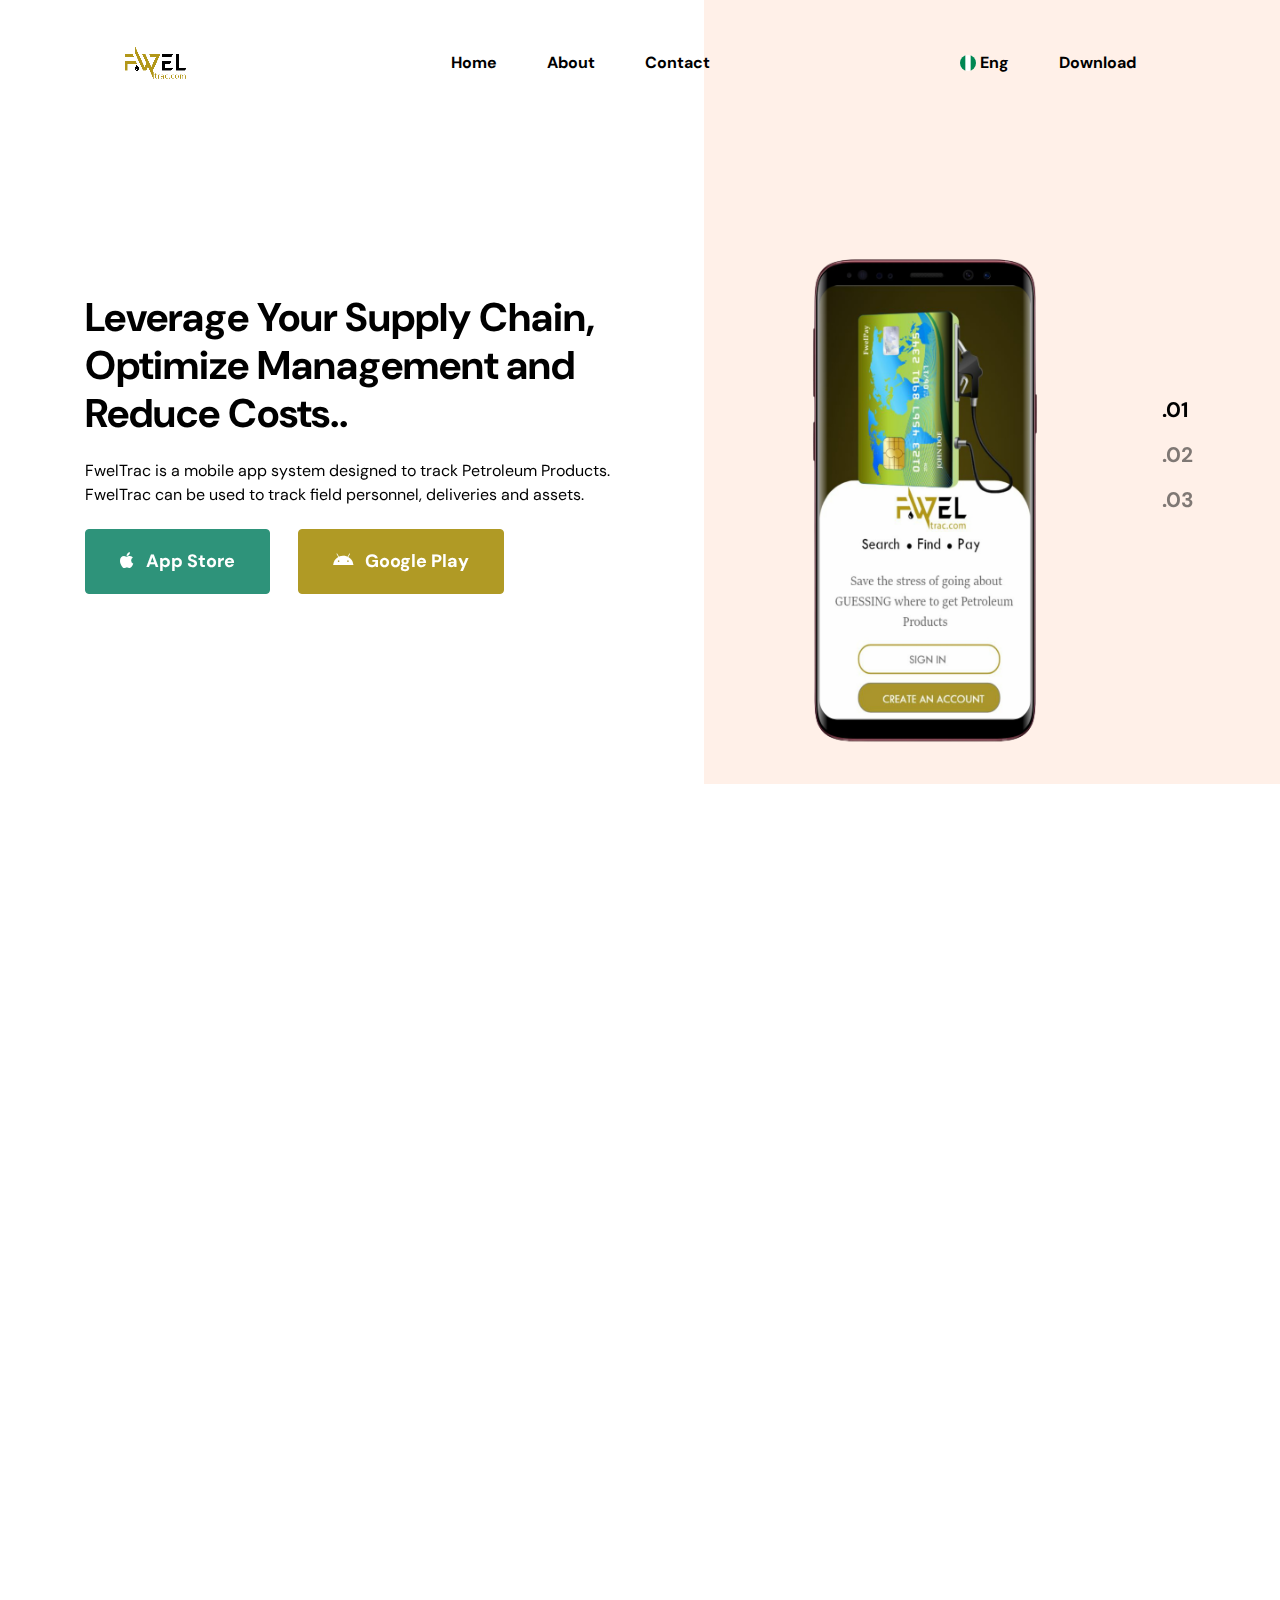
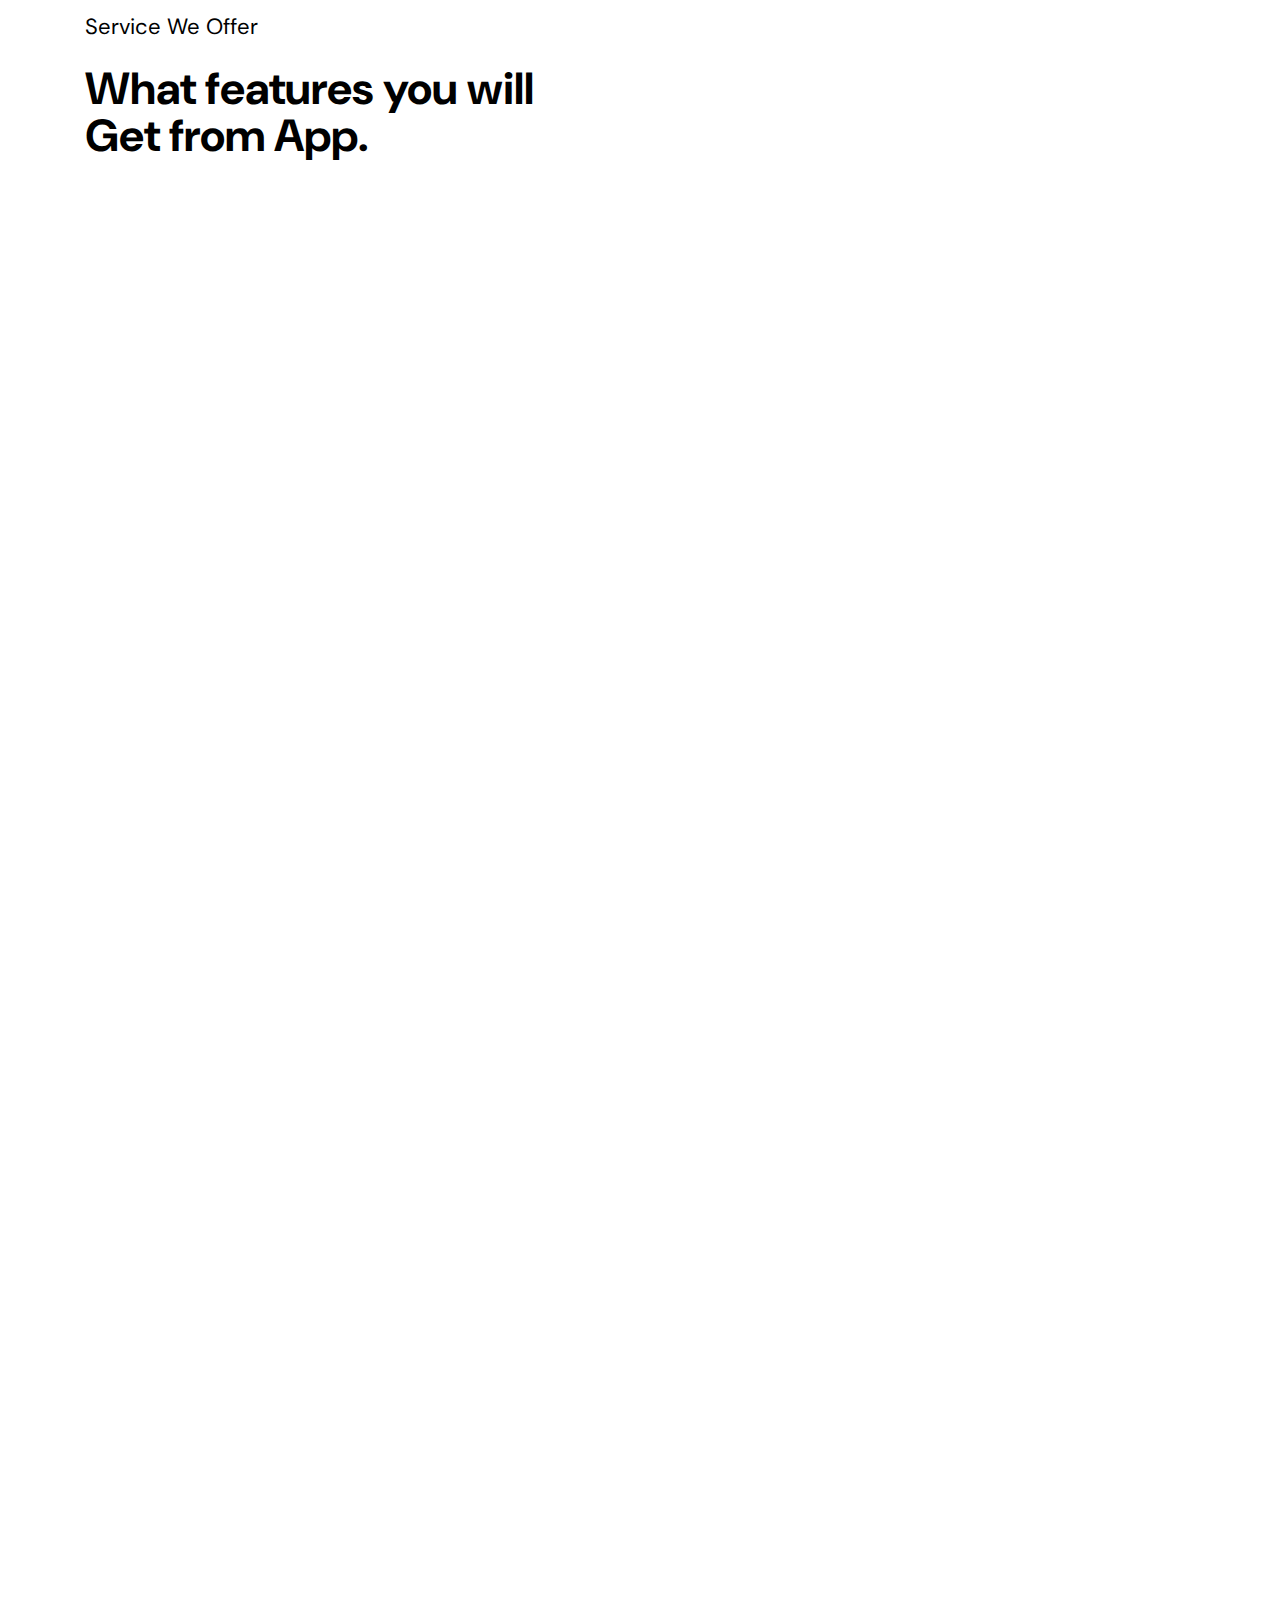
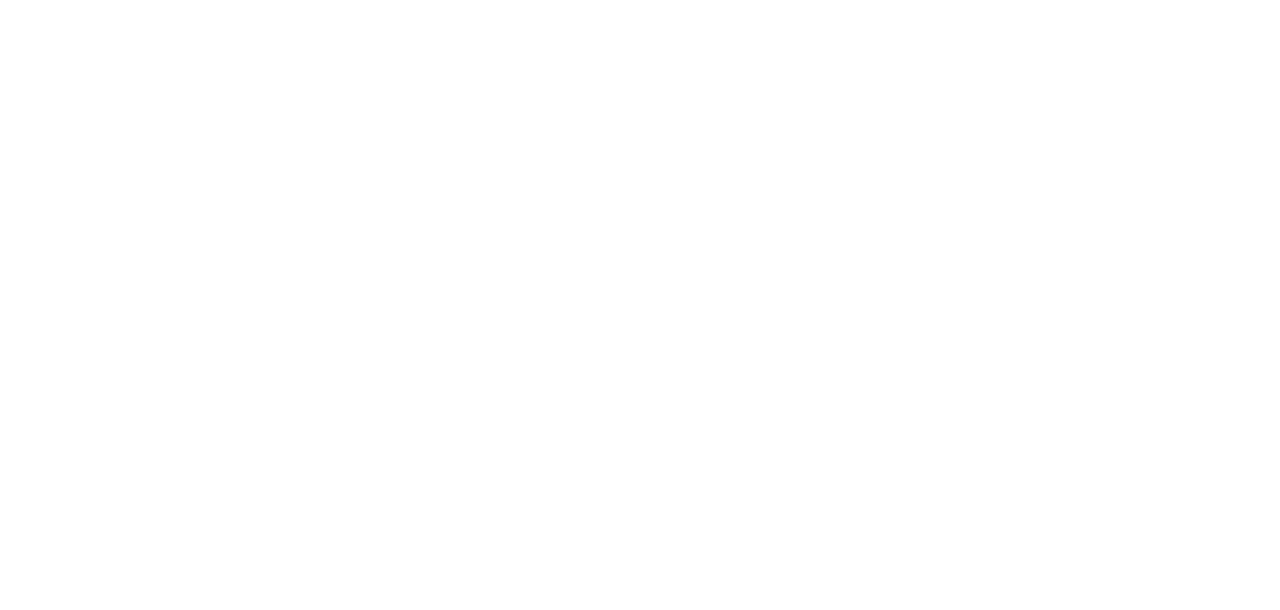
<file: index.html>
<!DOCTYPE html>
<html lang="en">
<head>
    <meta charset="UTF-8">
    <meta name="viewport" content="width=device-width, initial-scale=1.0">
    <meta http-equiv="X-UA-Compatible" content="ie=edge">
    <title>FwelTrac :: Home</title>
    <link rel="stylesheet" href="assets/vendors/flag-icon-css/css/flag-icon.min.css">
    <link rel="stylesheet" href="assets/vendors/font-awesome/css/all.min.css">
    <link href="assets/vendors/aos/aos.css" rel="stylesheet">
    <link rel="stylesheet" href="assets/css/style.css">
    <script src="assets/vendors/jquery/jquery.min.js"></script>
    <script src="assets/js/loader.js"></script>
</head>
<body>
    <div class="edica-loader"></div>
    <header class="edica-header edica-landing-header">
        <div class="container">
            <nav class="navbar navbar-expand-lg navbar-light">
                <a class="navbar-brand" href="./"><img src="assets/images/logo.png" alt="Edica"></a>
                <button class="navbar-toggler d-lg-none" type="button" data-toggle="collapse" data-target="#edicaMainNav" aria-controls="collapsibleNavId" aria-expanded="false" aria-label="Toggle navigation">
                    <span class="navbar-toggler-icon"></span>
                </button>
                <div class="collapse navbar-collapse" id="edicaMainNav">
                    <ul class="navbar-nav mx-auto mt-2 mt-lg-0">
                        <li class="nav-item active">
                            <a class="nav-link" href="./">Home <span class="sr-only">(current)</span></a>
                        </li>
                        <li class="nav-item">
                            <a class="nav-link" href="about.html">About</a>
                        </li>
                        <!--
                        <li class="nav-item dropdown">
                            <a class="nav-link dropdown-toggle" href="#" id="blogDropdown" data-toggle="dropdown" aria-haspopup="true" aria-expanded="false">Blog</a>
                            <div class="dropdown-menu" aria-labelledby="blogDropdown">
                                <a class="dropdown-item" href="blog.html">Blog Archive</a>
                                <a class="dropdown-item" href="blog-single.html">Blog Post</a>
                            </div>
                        </li>
                        -->
                        <!--
                        <li class="nav-item dropdown">
                            <a class="nav-link dropdown-toggle" href="#" id="pagesDropdown" data-toggle="dropdown" aria-haspopup="true" aria-expanded="false">Pages</a>
                            <div class="dropdown-menu" aria-labelledby="pagesDropdown">
                                <a class="dropdown-item" href="404.html">404</a>
                                <a class="dropdown-item" href="coming-soon.html">Coming Soon</a>
                            </div>
                        </li>
                        -->
                        <li class="nav-item">
                            <a class="nav-link" href="mailto:support@fweltrack.com">Contact</a>
                        </li>
                    </ul>
                    <ul class="navbar-nav mt-2 mt-lg-0">
                        <li class="nav-item">
                            <a class="nav-link" href="#"><span class="flag-icon flag-icon-squared rounded-circle flag-icon-ng"></span> Eng</a>
                        </li>
                        <li class="nav-item">
                            <a class="nav-link" href="#">Download</a>
                        </li>
                    </ul>
                </div>
            </nav>
            <div class="edica-landing-header-content">
               <div id="edicaLandingHeaderCarousel" class="carousel slide" data-ride="carousel">
                   <ol class="carousel-indicators">
                       <li data-target="#edicaLandingHeaderCarousel" data-slide-to="0" class="active">.01</li>
                       <li data-target="#edicaLandingHeaderCarousel" data-slide-to="1">.02</li>
                       <li data-target="#edicaLandingHeaderCarousel" data-slide-to="2">.03</li>
                   </ol>
                   <div class="carousel-inner" role="listbox">
                       <div class="carousel-item active">
                           <div class="row">
                               <div class="col-md-6 carousel-content-wrapper">
                                   <h1 >Leverage Your Supply Chain, Optimize Management and Reduce Costs..</h1>
                                   <p>FwelTrac is a mobile app system designed to track Petroleum Products. FwelTrac can be used to track field personnel, deliveries and assets.</p>
                                   <div class="carousel-content-btns">
                                       <a href="#!" class="btn btn-success"> <i class="fab fa-apple mr-2"></i> App Store</a>
                                       <a href="#!" class="btn btn-secondary"> <i class="fab fa-android mr-2"></i>  Google Play</a>
                                    </div>
                               </div>
                               <div class="col-md-6 carousel-img-wrapper">
                                   <img src="assets/images/Slider_1.png" alt="carousel-img" class="img-fluid" width="350px">
                               </div>
                           </div>
                       </div>
                       <div class="carousel-item">
                            <div class="row">
                                <div class="col-md-6 carousel-content-wrapper">
                                    <h1>Surveying and Mapping for the Oil & Gas Industry</h1>
                                    <p>FwelTrac is the industry leader in petroleum product tracking, our systems are proven and trusted by companies of all sizes.</p>
                                    <div class="carousel-content-btns">
                                        <a href="#!" class="btn btn-success"> <i class="fab fa-apple mr-2"></i> App Store</a>
                                        <a href="#!" class="btn btn-secondary"> <i class="fab fa-android mr-2"></i> Google Play</a>
                                    </div>
                                </div>
                                <div class="col-md-6 carousel-img-wrapper">
                                    <img src="assets/images/map.png" alt="carousel-img" class="img-fluid" width="350px">
                                </div>
                            </div>
                       </div>
                       <div class="carousel-item">
                            <div class="row">
                                <div class="col-md-6 carousel-content-wrapper">
                                    <h1>FwelTrac is the best tracking system for petroleum products.</h1>
                                    <p>Fweltrac is the online tracking and tracing system for the transportation and lifting of all Petroleum Products in Nigeria</p>
                                    <div class="carousel-content-btns">
                                        <a href="#!" class="btn btn-success"> <i class="fab fa-apple mr-2"></i> App Store</a>
                                        <a href="#!" class="btn btn-secondary"> <i class="fab fa-android mr-2"></i> Google Play</a>
                                    </div>
                                </div>
                                <div class="col-md-6 carousel-img-wrapper">
                                    <img src="assets/images/signup.png" alt="carousel-img" class="img-fluid" width="350px">
                                </div>
                            </div>
                       </div>
                   </div>
               </div> 
            </div>
        </div>
    </header>

    <main>
        <section class="edica-landing-section edica-landing-about">
            <div class="container">
                <div class="row">
                    <div class="col-md-6" data-aos="fade-up-right">
                        <h4 class="edica-landing-section-subtitle-alt">ABOUT US</h4>
                        <h2 class="edica-landing-section-title">1000+ customer using Our application.</h2>
                        <p>Fweltrac is a leading service of handling and monitoring underground petroleum products, mainly providing customers with locations of active stations. Fweltrac provide smart, easy-to-use products and services that increase safety, efficiency and sustainability</p>
                        <ul class="landing-about-list">
                            <li>FwelTrac uses GPS to help you find your last fill up location</li>
                            <li>You will always know the price of fuel at a particular station</li>
                            <li>See how much fuel you are saving and where</li>
                        </ul>
                    </div>
                    <div class="col-md-6" data-aos="fade-up-left">
                        <img src="assets/images/phone-copy.png" width="468px" alt="about" class="img-fluid">
                    </div>
                </div>
            </div>
        </section>
        <!--

        <section class="edica-landing-section edica-landing-clients">
            <div class="container">
                <h4 class="edica-landing-section-subtitle-alt">PARTNER WITH US</h4>
                <div class="partners-wrapper">
                    <img src="assets/images/Partner_1.png" alt="client logo" data-aos="flip-right" data-aos-delay="250">
                    <img src="assets/images/Partner_2.png" alt="client logo" data-aos="flip-right" data-aos-delay="500">
                    <img src="assets/images/Partner_3.png" alt="client logo" data-aos="flip-right" data-aos-delay="750">
                    <img src="assets/images/Partner_4.png" alt="client logo" data-aos="flip-right" data-aos-delay="1000">
                    <img src="assets/images/Partner_5.png" alt="client logo" data-aos="flip-right" data-aos-delay="1250">
                    <img src="assets/images/Partner_6.png" alt="client logo" data-aos="flip-right" data-aos-delay="1500">
                </div>
            </div>
        </section>

        -->
        <section class="edica-landing-section edica-landing-services">
            <div class="container">
                <h4 class="edica-landing-section-subtitle">Service We Offer</h4>
                <h2 class="edica-landing-section-title">What features you will <br> Get from App.</h2>
                <div class="row">
                    <div class="col-md-6 landing-service-card" data-aos="fade-right">
                        <img src="assets/images/picture.svg" alt="card img" class="img-fluid service-card-img">
                        <h4 class="service-card-title">Fwelpay Service</h4>
                        <p class="service-card-description">FwelTrac app allows online payment of all petroleum product bills, so that customers can make payments with ease, through either internet banking or mobile app.</p>
                    </div>
                    <div class="col-md-6 landing-service-card" data-aos="fade-left">
                        <img src="assets/images/internet.svg" alt="card img" class="img-fluid service-card-img">
                        <h4 class="service-card-title">Secure and Reliable</h4>
                        <p class="service-card-description">All the information you've provided, as well location data, will be permanently stored locally on your device. To stop sharing with us at any time.</p>
                    </div>
                    <div class="col-md-6 landing-service-card" data-aos="fade-right">
                        <img src="assets/images/goal.svg" alt="card img" class="img-fluid service-card-img">
                        <h4 class="service-card-title">Fast. Instantly.</h4>
                        <p class="service-card-description">Perfect for simplicity and reliability, both secure in the knowledge that you're backed by a team of 10+ professionals.</p>
                    </div>
                    <div class="col-md-6 landing-service-card" data-aos="fade-left">
                        <img src="assets/images/chat-bubble.svg" alt="card img" class="img-fluid service-card-img">
                        <h4 class="service-card-title">Built-in Messenger</h4>
                        <p class="service-card-description">A one-of-a-kind application that allows you to track and find petroleum products, Communicate with others in an instant.</p>
                    </div>
                </div>
            </div>
        </section>
        <!-- 
            
        <section class="edica-landing-section edica-landing-testimonials" data-aos="fade-up">
            <div class="container">
                <div id="edicaLandingTestimonialCarousel" class="carousel slide landing-testimonial-carousel" data-ride="carousel">
                    <div class="text-center py-4">
                        <img src="assets/images/quote.svg" alt="quote">
                    </div>
                    <div class="carousel-inner" role="listbox">
                        <div class="carousel-item">
                            <blockquote class="testimonial">
                                <p>“My mission in life is not merely to survive, but to thrive; and to do so with some passion, some compassion, some humor, and some style.” </p>
                            </blockquote>
                        </div>
                        <div class="carousel-item">
                            <blockquote class="testimonial">
                                <p>“My mission in life is not merely to survive, but to thrive; and to do so with some passion, some compassion, some humor, and some style.” </p>
                            </blockquote>
                        </div>
                        <div class="carousel-item active">
                            <blockquote class="testimonial">
                                <p>“My mission in life is not merely to survive, but to thrive; and to do so with some passion, some compassion, some humor, and some style.” </p>
                            </blockquote>
                        </div>
                        <div class="carousel-item">
                            <blockquote class="testimonial">
                                <p>“My mission in life is not merely to survive, but to thrive; and to do so with some passion, some compassion, some humor, and some style.” </p>
                            </blockquote>
                        </div>
                        <div class="carousel-item">
                            <blockquote class="testimonial">
                                <p>“My mission in life is not merely to survive, but to thrive; and to do so with some passion, some compassion, some humor, and some style.” </p>
                            </blockquote>
                        </div>
                    </div>
                    <ol class="carousel-indicators">
                        <li data-target="#edicaLandingTestimonialCarousel" data-slide-to="0">
                            <img src="assets/images/oval-copy-3.png" alt="avatar">
                            <div class="user-details">
                                <h6>Gabie Sheber</h6>
                                <p>Developer</p>
                            </div>
                        </li>
                        <li data-target="#edicaLandingTestimonialCarousel" data-slide-to="1">
                            <img src="assets/images/oval-copy-4.png" alt="avatar">
                            <div class="user-details">
                                <h6>Gabie Sheber</h6>
                                <p>Developer</p>
                            </div>
                        </li>
                        <li data-target="#edicaLandingTestimonialCarousel" data-slide-to="2" class="active">
                            <img src="assets/images/oval.png" alt="avatar">
                            <div class="user-details">
                                <h6>Gabie Sheber</h6>
                                <p>Developer</p>
                            </div>
                           
                        </li>
                        <li data-target="#edicaLandingTestimonialCarousel" data-slide-to="3">
                            <img src="assets/images/oval-copy.png" alt="avatar">
                            <div class="user-details">
                                <h6>Gabie Sheber</h6>
                                <p>Developer</p>
                            </div>
                        </li>
                        <li data-target="#edicaLandingTestimonialCarousel" data-slide-to="4">
                            <img src="assets/images/oval-copy-2.png" alt="avatar">
                            <div class="user-details">
                                <h6>Gabie Sheber</h6>
                                <p>Developer</p>
                            </div>
                        </li>
                    </ol>
                </div>
            </div>
        </section>
        <section class="edica-landing-section edica-landing-blog-posts">
            <div class="container">
                <div class="row">
                    <div class="col-md-6">
                        <div class="blog-post-card blog-post-1 mb-4 mb-md-0" data-aos="fade-right">
                            <p class="post-category">App Design</p>
                            <h2 class="post-title">Check our latest blog post for more update.</h2>
                            <a href="#!" class="post-link">Learn more</a>
                        </div>
                    </div>
                    <div class="col-md-6">
                        <div class="blog-post-card blog-post-2" data-aos="fade-left">
                            <p class="post-category">App Design</p>
                            <h2 class="post-title">Check our latest blog post for more update.</h2>
                            <a href="#!" class="post-link">Learn more</a>
                        </div>
                    </div>
                </div>
            </div>
        </section>

        -->
    </main>
    <section class="edica-footer-banner-section">
        <div class="container">
            <div class="footer-banner" data-aos="fade-up">
                <h1 class="banner-title">Download it now.</h1>
                <div class="banner-btns-wrapper">
                    <button class="btn btn-success" onclick="alert('Coming Soon');"> <img src="assets/images/apple@1x.svg" alt="ios" class="mr-2"> App Store</button>
                    <button class="btn btn-success" onclick="alert('Coming Soon');"> <img src="assets/images/android@1x.svg" alt="android" class="mr-2"> Google Play</button>
                </div>
                <p class="banner-text" style="color: #fff;"> Find petroleum products for sale today. Post your "wanted" listings to get <br> connected with local suppliers of petroleum products that you need.</p>
            </div>
        </div>
    </section>
    <footer class="edica-footer" data-aos="fade-up">
        <div class="container">
            <div class="row footer-widget-area">
                <div class="col-md-3">
                    <a href="./" class="footer-brand-wrapper">
                        <img src="assets/images/logo.png" alt="edica logo">
                    </a>
                    <p class="contact-details">support@fweltrac.com</p>
                    <p class="contact-details">+234 803 0962 332</p>
                    <nav class="footer-social-links">
                        <a href="https://web.facebook.com/Fweltrac-106394762149050/"><i class="fab fa-facebook-f"></i></a>
                        <a href="#!"><i class="fab fa-twitter"></i></a>
                        <a href="https://github.com/fweltrac"><i class="fab fa-github"></i></a>
                        <a href="https://www.instagram.com/fweltrac/"><i class="fab fa-instagram"></i></a>
                    </nav>
                </div>
                <div class="col-md-3">
                    <nav class="footer-nav">
                        <a href="#!" class="nav-link">FwelTrac</a>
                        <a href="#!" class="nav-link">Android App</a>
                        <a href="#!" class="nav-link">ios App</a>
                        <a href="#!" class="nav-link">Partners</a>
                        <a href="#!" class="nav-link">Careers</a>
                    </nav>
                </div>
                <!--
                <div class="col-md-3">
                    <nav class="footer-nav">
                        <a href="https://web.facebook.com/Fweltrac-106394762149050/" class="nav-link">
                            <svg xmlns="http://www.w3.org/2000/svg" width="16" height="16" fill="#fff" class="bi bi-facebook" viewBox="0 0 16 16">
                                <path d="M16 8.049c0-4.446-3.582-8.05-8-8.05C3.58 0-.002 3.603-.002 8.05c0 4.017 2.926 7.347 6.75 7.951v-5.625h-2.03V8.05H6.75V6.275c0-2.017 1.195-3.131 3.022-3.131.876 0 1.791.157 1.791.157v1.98h-1.009c-.993 0-1.303.621-1.303 1.258v1.51h2.218l-.354 2.326H9.25V16c3.824-.604 6.75-3.934 6.75-7.951z"/>
                            </svg>&nbsp; Facebook
                        </a>
                        <a href="https://github.com/fweltrac" class="nav-link">
                            <svg xmlns="http://www.w3.org/2000/svg" width="16" height="16" fill="#fff" class="bi bi-github" viewBox="0 0 16 16">
                                <path d="M8 0C3.58 0 0 3.58 0 8c0 3.54 2.29 6.53 5.47 7.59.4.07.55-.17.55-.38 0-.19-.01-.82-.01-1.49-2.01.37-2.53-.49-2.69-.94-.09-.23-.48-.94-.82-1.13-.28-.15-.68-.52-.01-.53.63-.01 1.08.58 1.23.82.72 1.21 1.87.87 2.33.66.07-.52.28-.87.51-1.07-1.78-.2-3.64-.89-3.64-3.95 0-.87.31-1.59.82-2.15-.08-.2-.36-1.02.08-2.12 0 0 .67-.21 2.2.82.64-.18 1.32-.27 2-.27.68 0 1.36.09 2 .27 1.53-1.04 2.2-.82 2.2-.82.44 1.1.16 1.92.08 2.12.51.56.82 1.27.82 2.15 0 3.07-1.87 3.75-3.65 3.95.29.25.54.73.54 1.48 0 1.07-.01 1.93-.01 2.2 0 .21.15.46.55.38A8.012 8.012 0 0 0 16 8c0-4.42-3.58-8-8-8z"/>
                            </svg>&nbsp; Github
                        </a>
                        <a href="https://www.instagram.com/fweltrac/" class="nav-link">
                            <svg xmlns="http://www.w3.org/2000/svg" width="16" height="16" fill="currentColor" class="bi bi-instagram" viewBox="0 0 16 16">
                                <path d="M8 0C5.829 0 5.556.01 4.703.048 3.85.088 3.269.222 2.76.42a3.917 3.917 0 0 0-1.417.923A3.927 3.927 0 0 0 .42 2.76C.222 3.268.087 3.85.048 4.7.01 5.555 0 5.827 0 8.001c0 2.172.01 2.444.048 3.297.04.852.174 1.433.372 1.942.205.526.478.972.923 1.417.444.445.89.719 1.416.923.51.198 1.09.333 1.942.372C5.555 15.99 5.827 16 8 16s2.444-.01 3.298-.048c.851-.04 1.434-.174 1.943-.372a3.916 3.916 0 0 0 1.416-.923c.445-.445.718-.891.923-1.417.197-.509.332-1.09.372-1.942C15.99 10.445 16 10.173 16 8s-.01-2.445-.048-3.299c-.04-.851-.175-1.433-.372-1.941a3.926 3.926 0 0 0-.923-1.417A3.911 3.911 0 0 0 13.24.42c-.51-.198-1.092-.333-1.943-.372C10.443.01 10.172 0 7.998 0h.003zm-.717 1.442h.718c2.136 0 2.389.007 3.232.046.78.035 1.204.166 1.486.275.373.145.64.319.92.599.28.28.453.546.598.92.11.281.24.705.275 1.485.039.843.047 1.096.047 3.231s-.008 2.389-.047 3.232c-.035.78-.166 1.203-.275 1.485a2.47 2.47 0 0 1-.599.919c-.28.28-.546.453-.92.598-.28.11-.704.24-1.485.276-.843.038-1.096.047-3.232.047s-2.39-.009-3.233-.047c-.78-.036-1.203-.166-1.485-.276a2.478 2.478 0 0 1-.92-.598 2.48 2.48 0 0 1-.6-.92c-.109-.281-.24-.705-.275-1.485-.038-.843-.046-1.096-.046-3.233 0-2.136.008-2.388.046-3.231.036-.78.166-1.204.276-1.486.145-.373.319-.64.599-.92.28-.28.546-.453.92-.598.282-.11.705-.24 1.485-.276.738-.034 1.024-.044 2.515-.045v.002zm4.988 1.328a.96.96 0 1 0 0 1.92.96.96 0 0 0 0-1.92zm-4.27 1.122a4.109 4.109 0 1 0 0 8.217 4.109 4.109 0 0 0 0-8.217zm0 1.441a2.667 2.667 0 1 1 0 5.334 2.667 2.667 0 0 1 0-5.334z"/>
                            </svg>&nbsp; Instagram
                        </a>
                        <a href="#!" class="nav-link">
                            <svg xmlns="http://www.w3.org/2000/svg" width="16" height="16" fill="currentColor" class="bi bi-twitter" viewBox="0 0 16 16">
                                <path d="M5.026 15c6.038 0 9.341-5.003 9.341-9.334 0-.14 0-.282-.006-.422A6.685 6.685 0 0 0 16 3.542a6.658 6.658 0 0 1-1.889.518 3.301 3.301 0 0 0 1.447-1.817 6.533 6.533 0 0 1-2.087.793A3.286 3.286 0 0 0 7.875 6.03a9.325 9.325 0 0 1-6.767-3.429 3.289 3.289 0 0 0 1.018 4.382A3.323 3.323 0 0 1 .64 6.575v.045a3.288 3.288 0 0 0 2.632 3.218 3.203 3.203 0 0 1-.865.115 3.23 3.23 0 0 1-.614-.057 3.283 3.283 0 0 0 3.067 2.277A6.588 6.588 0 0 1 .78 13.58a6.32 6.32 0 0 1-.78-.045A9.344 9.344 0 0 0 5.026 15z"/>
                            </svg>&nbsp; Twitter
                        </a>
                        <a href="https://wa.link/k219lu" class="nav-link">
                            <svg xmlns="http://www.w3.org/2000/svg" width="16" height="16" fill="currentColor" class="bi bi-whatsapp" viewBox="0 0 16 16">
                                <path d="M13.601 2.326A7.854 7.854 0 0 0 7.994 0C3.627 0 .068 3.558.064 7.926c0 1.399.366 2.76 1.057 3.965L0 16l4.204-1.102a7.933 7.933 0 0 0 3.79.965h.004c4.368 0 7.926-3.558 7.93-7.93A7.898 7.898 0 0 0 13.6 2.326zM7.994 14.521a6.573 6.573 0 0 1-3.356-.92l-.24-.144-2.494.654.666-2.433-.156-.251a6.56 6.56 0 0 1-1.007-3.505c0-3.626 2.957-6.584 6.591-6.584a6.56 6.56 0 0 1 4.66 1.931 6.557 6.557 0 0 1 1.928 4.66c-.004 3.639-2.961 6.592-6.592 6.592zm3.615-4.934c-.197-.099-1.17-.578-1.353-.646-.182-.065-.315-.099-.445.099-.133.197-.513.646-.627.775-.114.133-.232.148-.43.05-.197-.1-.836-.308-1.592-.985-.59-.525-.985-1.175-1.103-1.372-.114-.198-.011-.304.088-.403.087-.088.197-.232.296-.346.1-.114.133-.198.198-.33.065-.134.034-.248-.015-.347-.05-.099-.445-1.076-.612-1.47-.16-.389-.323-.335-.445-.34-.114-.007-.247-.007-.38-.007a.729.729 0 0 0-.529.247c-.182.198-.691.677-.691 1.654 0 .977.71 1.916.81 2.049.098.133 1.394 2.132 3.383 2.992.47.205.84.326 1.129.418.475.152.904.129 1.246.08.38-.058 1.171-.48 1.338-.943.164-.464.164-.86.114-.943-.049-.084-.182-.133-.38-.232z"/>
                            </svg>&nbsp; Whatsapp
                        </a>
                    </nav>
                </div>
                -->
                <div class="col-md-3">
                    <div class="dropdown footer-country-dropdown">
                        <button class="btn btn-secondary dropdown-toggle" type="button" id="footerCountryDropdown" data-toggle="dropdown" aria-haspopup="true" aria-expanded="false">
                                   <span class="flag-icon flag-icon-ng flag-icon-squared"></span> Nigeria <i class="fas fa-chevron-down ml-2"></i>
                                </button>
                        <div class="dropdown-menu" aria-labelledby="footerCountryDropdown">
                            <button class="dropdown-item" href="#">
                                    <span class="flag-icon flag-icon-us flag-icon-squared"></span> United States
                                </button>
                            <button class="dropdown-item" href="#">
                                <span class="flag-icon flag-icon-au flag-icon-squared"></span> Australia
                            </button>
                        </div>
                    </div>
                </div>
            </div>
            <div class="footer-bottom-content">
                <nav class="nav footer-bottom-nav">
                    <a href="#!">Privacy & Policy</a>
                    <a href="#!">Terms</a>
                </nav>
                <p class="mb-0"> <a href="https://www.fweltrac.com" target="_blank" rel="noopener noreferrer" class="text-reset">&copy; FwelTrac. 2022</a> . All rights reserved.</p>
            </div>
        </div>
    </footer>
    <script src="assets/vendors/popper.js/popper.min.js"></script>
    <script src="assets/vendors/bootstrap/dist/js/bootstrap.min.js"></script>
    <script src="assets/vendors/aos/aos.js"></script>
    <script src="assets/js/main.js"></script>
    <script>
        AOS.init({
            duration: 2000
        });
      </script>
</body>
</html>
</file>
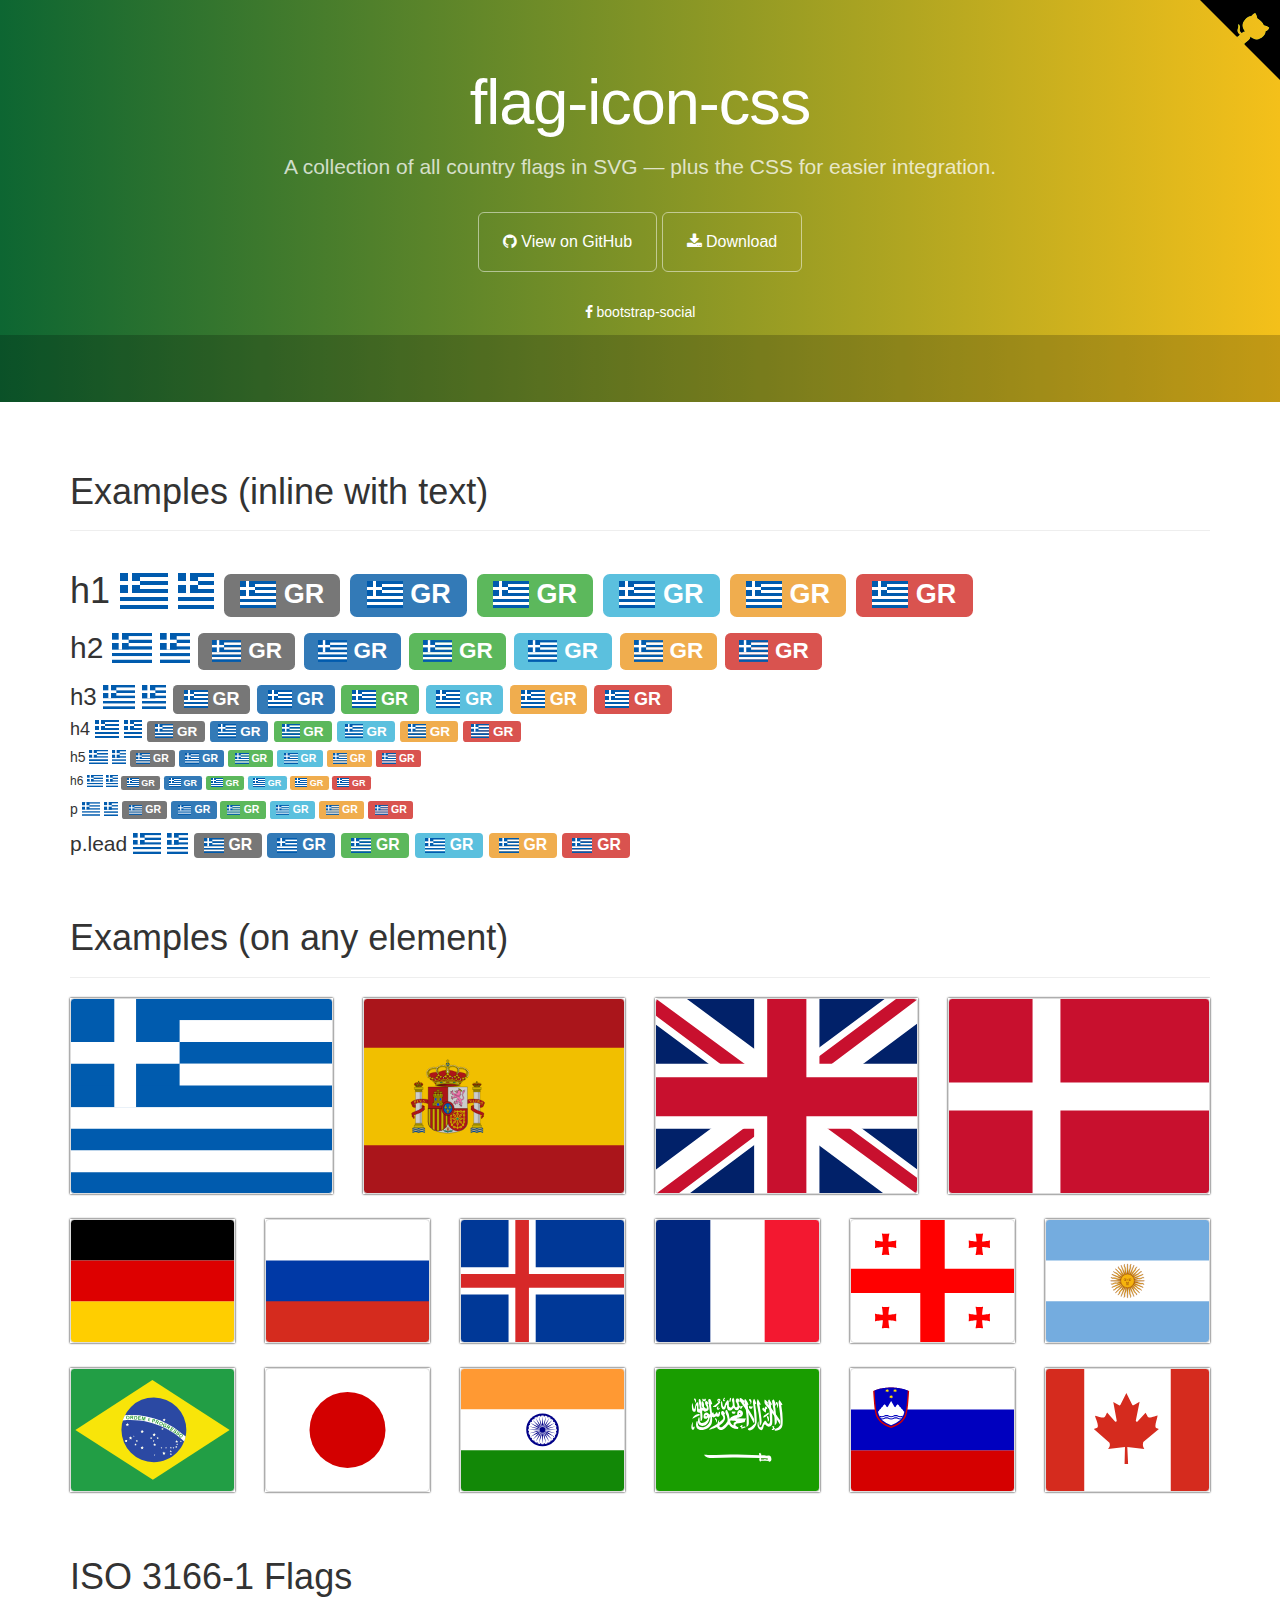
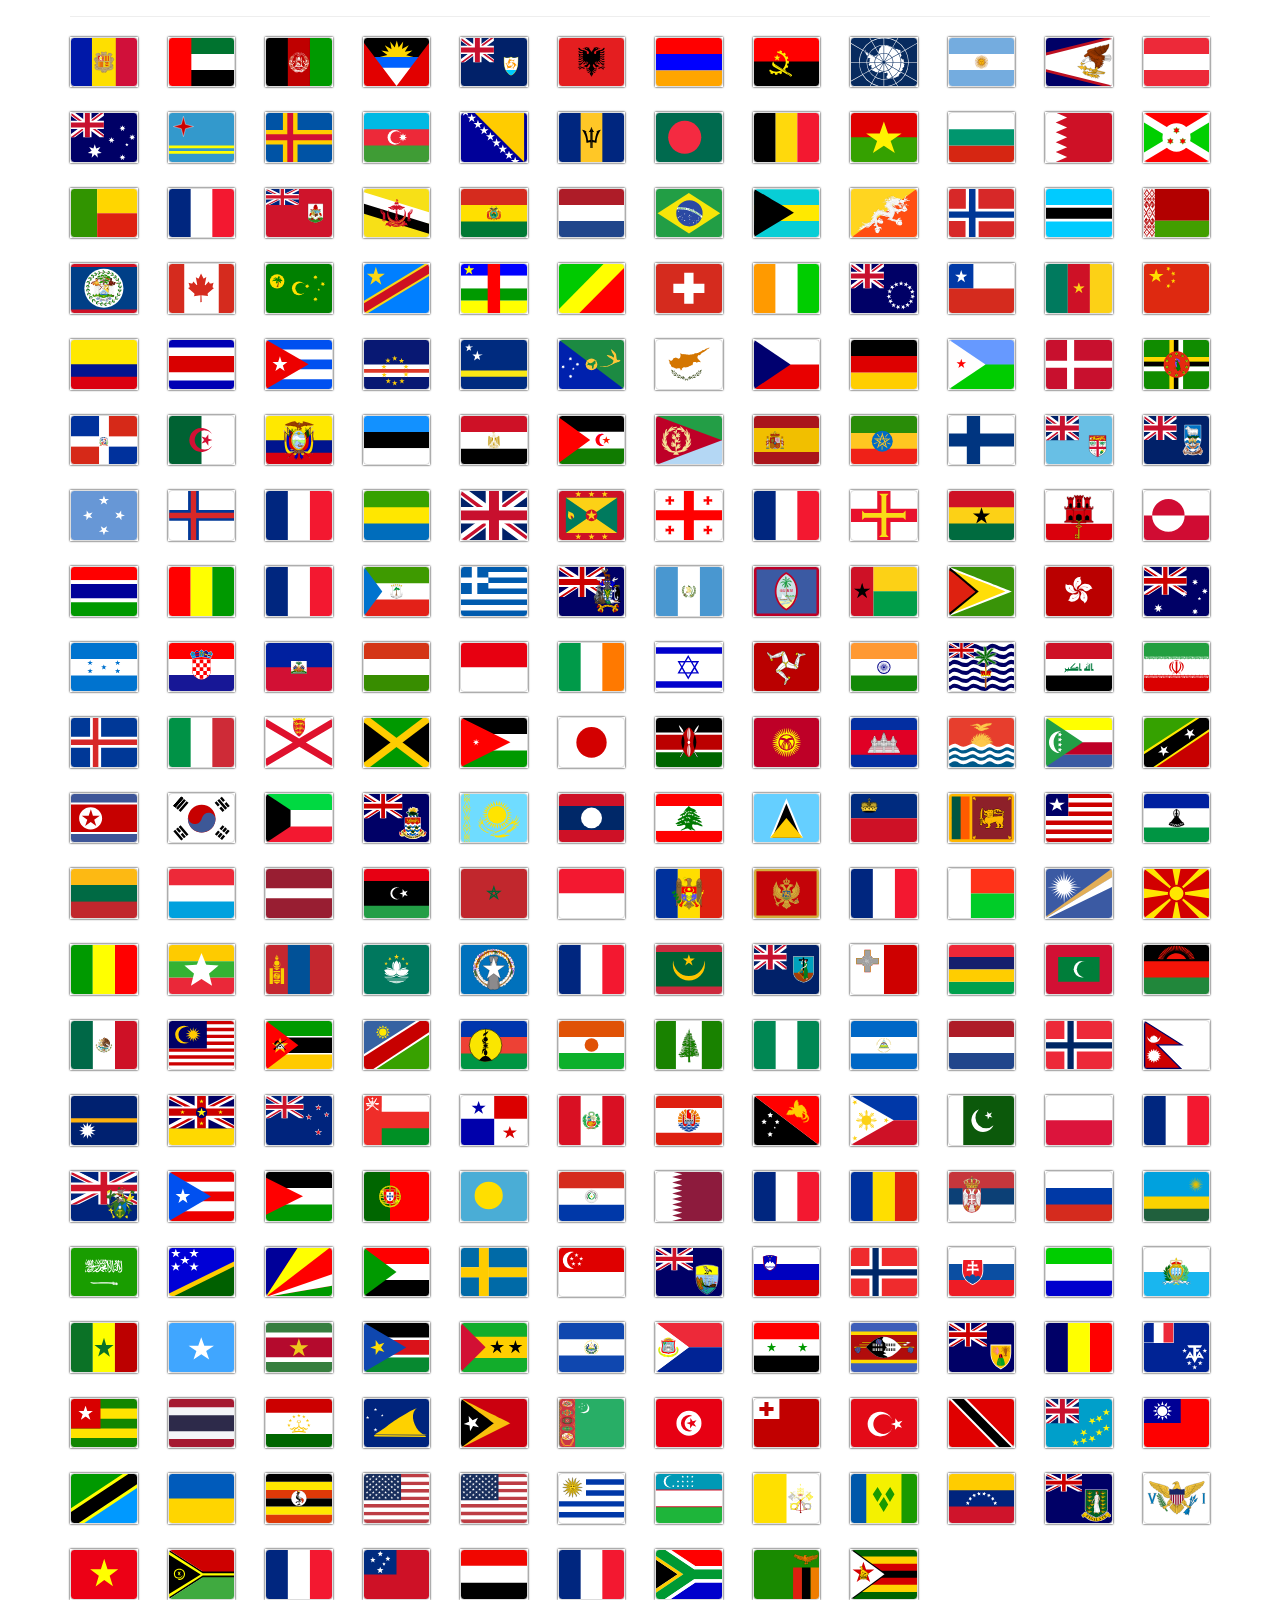
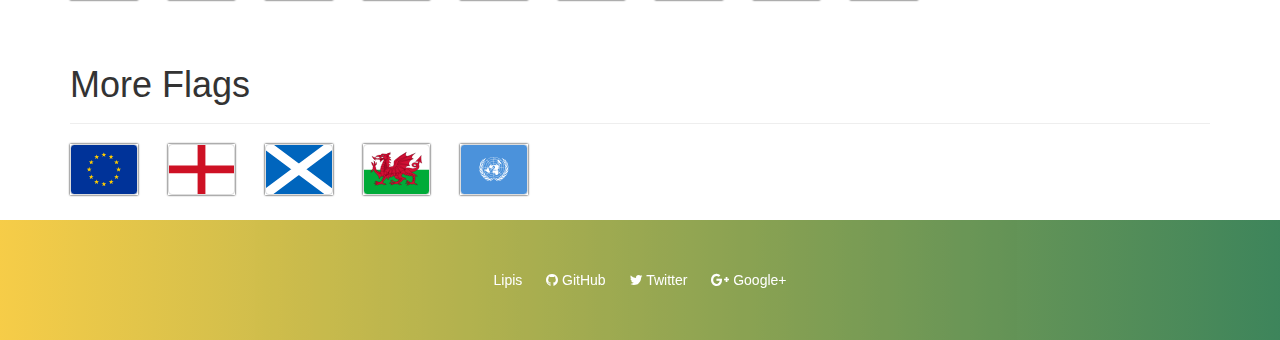
<file: assets/vendors/flag-icon-css/index.html>
<!DOCTYPE html>
<html lang="en">
  <head>
    <meta charset="utf-8">
    <meta name="viewport" content="width=device-width, initial-scale=1.0">
    <meta property="og:type" content="website" />
    <meta property="og:url" content="https://lipis.github.io/flag-icon-css/" />

    <title>SVG Country Flags | flag-icon-css</title>

    <link href="https://maxcdn.bootstrapcdn.com/bootstrap/3.3.6/css/bootstrap.min.css" rel="stylesheet" id="bootstrap">
    <link href="https://maxcdn.bootstrapcdn.com/font-awesome/4.5.0/css/font-awesome.min.css" rel="stylesheet">
    <link href="./assets/docs.css" rel="stylesheet">
    <link href="./css/flag-icon.css" rel="stylesheet">
  </head>

  <body>
    <div class="jumbotron">
      <div class="container">
        <h1>flag-icon-css</h1>
        <p>
          A collection of all country flags in SVG — plus the CSS for easier integration.
        </p>
        <a href="https://github.com/lipis/flag-icon-css" class="btn btn-outline btn-lg"><span class="fa fa-github"></span> View on GitHub</a>
        <a href="https://github.com/lipis/flag-icon-css/archive/master.zip" class="btn btn-outline btn-lg"><span class="fa fa-download"></span> Download</a>
        <ul class="jumbotron-links">
          <li><a href="https://lipis.github.io/bootstrap-social"><span class="fa fa-facebook"></span> bootstrap-social</a></li>
        </ul>
      </div>
      <div class="bottom">
        <iframe src="https://ghbtns.com/github-btn.html?user=lipis&amp;repo=flag-icon-css&amp;type=watch&amp;count=true" class="social-share"></iframe>
      </div>
    </div>
    <script>
      if (window.location.hostname.indexOf('github') > 0) {
        window.location.replace("http://flag-icon-css.lip.is/");
      }
    </script>
    <div class="container">
      <section id="examples">
        <div class="page-header">
          <h1>Examples (inline with text)</h1>
        </div>
        <div class="no-wrap">
          <h1>
            h1
            <span class="flag-icon flag-icon-gr"></span>
            <span class="flag-icon flag-icon-squared flag-icon-gr"></span>
            <span class="label label-default"><span class="flag-icon flag-icon-gr"></span> GR</span>
            <span class="label label-primary"><span class="flag-icon flag-icon-gr"></span> GR</span>
            <span class="label label-success"><span class="flag-icon flag-icon-gr"></span> GR</span>
            <span class="label label-info"><span class="flag-icon flag-icon-gr"></span> GR</span>
            <span class="label label-warning"><span class="flag-icon flag-icon-gr"></span> GR</span>
            <span class="label label-danger"><span class="flag-icon flag-icon-gr"></span> GR</span>
          </h1>
          <h2>
            h2
            <span class="flag-icon flag-icon-gr"></span>
            <span class="flag-icon flag-icon-squared flag-icon-gr"></span>
            <span class="label label-default"><span class="flag-icon flag-icon-gr"></span> GR</span>
            <span class="label label-primary"><span class="flag-icon flag-icon-gr"></span> GR</span>
            <span class="label label-success"><span class="flag-icon flag-icon-gr"></span> GR</span>
            <span class="label label-info"><span class="flag-icon flag-icon-gr"></span> GR</span>
            <span class="label label-warning"><span class="flag-icon flag-icon-gr"></span> GR</span>
            <span class="label label-danger"><span class="flag-icon flag-icon-gr"></span> GR</span>
          </h2>
          <h3>
            h3
            <span class="flag-icon flag-icon-gr"></span>
            <span class="flag-icon flag-icon-squared flag-icon-gr"></span>
            <span class="label label-default"><span class="flag-icon flag-icon-gr"></span> GR</span>
            <span class="label label-primary"><span class="flag-icon flag-icon-gr"></span> GR</span>
            <span class="label label-success"><span class="flag-icon flag-icon-gr"></span> GR</span>
            <span class="label label-info"><span class="flag-icon flag-icon-gr"></span> GR</span>
            <span class="label label-warning"><span class="flag-icon flag-icon-gr"></span> GR</span>
            <span class="label label-danger"><span class="flag-icon flag-icon-gr"></span> GR</span>
          </h3>
          <h4>
            h4
            <span class="flag-icon flag-icon-gr"></span>
            <span class="flag-icon flag-icon-squared flag-icon-gr"></span>
            <span class="label label-default"><span class="flag-icon flag-icon-gr"></span> GR</span>
            <span class="label label-primary"><span class="flag-icon flag-icon-gr"></span> GR</span>
            <span class="label label-success"><span class="flag-icon flag-icon-gr"></span> GR</span>
            <span class="label label-info"><span class="flag-icon flag-icon-gr"></span> GR</span>
            <span class="label label-warning"><span class="flag-icon flag-icon-gr"></span> GR</span>
            <span class="label label-danger"><span class="flag-icon flag-icon-gr"></span> GR</span>
          </h4>
          <h5>
            h5
            <span class="flag-icon flag-icon-gr"></span>
            <span class="flag-icon flag-icon-squared flag-icon-gr"></span>
            <span class="label label-default"><span class="flag-icon flag-icon-gr"></span> GR</span>
            <span class="label label-primary"><span class="flag-icon flag-icon-gr"></span> GR</span>
            <span class="label label-success"><span class="flag-icon flag-icon-gr"></span> GR</span>
            <span class="label label-info"><span class="flag-icon flag-icon-gr"></span> GR</span>
            <span class="label label-warning"><span class="flag-icon flag-icon-gr"></span> GR</span>
            <span class="label label-danger"><span class="flag-icon flag-icon-gr"></span> GR</span>
          </h5>
          <h6>
            h6
            <span class="flag-icon flag-icon-gr"></span>
            <span class="flag-icon flag-icon-squared flag-icon-gr"></span>
            <span class="label label-default"><span class="flag-icon flag-icon-gr"></span> GR</span>
            <span class="label label-primary"><span class="flag-icon flag-icon-gr"></span> GR</span>
            <span class="label label-success"><span class="flag-icon flag-icon-gr"></span> GR</span>
            <span class="label label-info"><span class="flag-icon flag-icon-gr"></span> GR</span>
            <span class="label label-warning"><span class="flag-icon flag-icon-gr"></span> GR</span>
            <span class="label label-danger"><span class="flag-icon flag-icon-gr"></span> GR</span>
          </h6>
          <p>
            p
            <span class="flag-icon flag-icon-gr"></span>
            <span class="flag-icon flag-icon-squared flag-icon-gr"></span>
            <span class="label label-default"><span class="flag-icon flag-icon-gr"></span> GR</span>
            <span class="label label-primary"><span class="flag-icon flag-icon-gr"></span> GR</span>
            <span class="label label-success"><span class="flag-icon flag-icon-gr"></span> GR</span>
            <span class="label label-info"><span class="flag-icon flag-icon-gr"></span> GR</span>
            <span class="label label-warning"><span class="flag-icon flag-icon-gr"></span> GR</span>
            <span class="label label-danger"><span class="flag-icon flag-icon-gr"></span> GR</span>
          </p>
          <p class="lead">
            p.lead
            <span class="flag-icon flag-icon-gr"></span>
            <span class="flag-icon flag-icon-squared flag-icon-gr"></span>
            <span class="label label-default"><span class="flag-icon flag-icon-gr"></span> GR</span>
            <span class="label label-primary"><span class="flag-icon flag-icon-gr"></span> GR</span>
            <span class="label label-success"><span class="flag-icon flag-icon-gr"></span> GR</span>
            <span class="label label-info"><span class="flag-icon flag-icon-gr"></span> GR</span>
            <span class="label label-warning"><span class="flag-icon flag-icon-gr"></span> GR</span>
            <span class="label label-danger"><span class="flag-icon flag-icon-gr"></span> GR</span>
          </p>
        </section>
      </section>
      <section id="more" class="d">
        <div class="page-header">
          <h1>Examples (on any element)</h1>
        </div>
        <div class="row">
          <div class="col-lg-3 col-md-4 col-sm-4 col-xs-6">
            <div class="flag-wrapper">
              <div class="img-thumbnail flag flag-icon-background flag-icon-gr"></div>
            </div>
          </div>
          <div class="col-lg-3 col-md-4 col-sm-4 col-xs-6">
            <div class="flag-wrapper">
              <div class="img-thumbnail flag flag-icon-background flag-icon-es"></div>
            </div>
          </div>
          <div class="col-lg-3 col-md-4 col-sm-4 col-xs-3">
            <div class="flag-wrapper">
              <div class="img-thumbnail flag flag-icon-background flag-icon-gb"></div>
            </div>
          </div>
          <div class="col-lg-3 col-sm-2 col-xs-3">
            <div class="flag-wrapper">
              <div class="img-thumbnail flag flag-icon-background flag-icon-dk"></div>
            </div>
          </div>
          <div class="col-sm-2 col-xs-3">
            <div class="flag-wrapper">
              <div class="img-thumbnail flag flag-icon-background flag-icon-de"></div>
            </div>
          </div>
          <div class="col-sm-2 col-xs-3">
            <div class="flag-wrapper">
              <div class="img-thumbnail flag flag-icon-background flag-icon-ru"></div>
            </div>
          </div>
          <div class="col-sm-2 col-xs-3">
            <div class="flag-wrapper">
              <div class="img-thumbnail flag flag-icon-background flag-icon-is"></div>
            </div>
          </div>
          <div class="col-sm-2 col-xs-3">
            <div class="flag-wrapper">
              <div class="img-thumbnail flag flag-icon-background flag-icon-fr"></div>
            </div>
          </div>
          <div class="col-sm-2 col-xs-3">
            <div class="flag-wrapper">
              <div class="img-thumbnail flag flag-icon-background flag-icon-ge"></div>
            </div>
          </div>
          <div class="col-sm-2 col-xs-3">
            <div class="flag-wrapper">
              <div class="img-thumbnail flag flag-icon-background flag-icon-ar"></div>
            </div>
          </div>
          <div class="col-sm-2 col-xs-3">
            <div class="flag-wrapper">
              <div class="img-thumbnail flag flag-icon-background flag-icon-br"></div>
            </div>
          </div>
          <div class="col-sm-2 col-xs-3">
            <div class="flag-wrapper">
              <div class="img-thumbnail flag flag-icon-background flag-icon-jp"></div>
            </div>
          </div>
          <div class="col-sm-2 col-xs-3 hidden-xs">
            <div class="flag-wrapper">
              <div class="img-thumbnail flag flag-icon-background flag-icon-in"></div>
            </div>
          </div>
          <div class="col-sm-2 col-xs-3">
            <div class="flag-wrapper">
              <div class="img-thumbnail flag flag-icon-background flag-icon-sa"></div>
            </div>
          </div>
          <div class="col-sm-2 col-xs-3">
            <div class="flag-wrapper">
              <div class="img-thumbnail flag flag-icon-background flag-icon-si"></div>
            </div>
          </div>
          <div class="col-sm-2 col-xs-3 visible-lg">
            <div class="flag-wrapper">
              <div class="img-thumbnail flag flag-icon-background flag-icon-ca"></div>
            </div>
          </div>
        </div>
      </section>
      <section class="all-flags">
        <div class="page-header">
          <h1>ISO 3166-1 Flags</h1>
        </div>
        <div class="row">
          <div class="col-md-1 col-sm-2 col-xs-3"><div class="flag-wrapper"><div class="img-thumbnail flag flag-icon-background flag-icon-ad" title="ad" id="ad"></div></div></div>
          <div class="col-md-1 col-sm-2 col-xs-3"><div class="flag-wrapper"><div class="img-thumbnail flag flag-icon-background flag-icon-ae" title="ae" id="ae"></div></div></div>
          <div class="col-md-1 col-sm-2 col-xs-3"><div class="flag-wrapper"><div class="img-thumbnail flag flag-icon-background flag-icon-af" title="af" id="af"></div></div></div>
          <div class="col-md-1 col-sm-2 col-xs-3"><div class="flag-wrapper"><div class="img-thumbnail flag flag-icon-background flag-icon-ag" title="ag" id="ag"></div></div></div>
          <div class="col-md-1 col-sm-2 col-xs-3"><div class="flag-wrapper"><div class="img-thumbnail flag flag-icon-background flag-icon-ai" title="ai" id="ai"></div></div></div>
          <div class="col-md-1 col-sm-2 col-xs-3"><div class="flag-wrapper"><div class="img-thumbnail flag flag-icon-background flag-icon-al" title="al" id="al"></div></div></div>
          <div class="col-md-1 col-sm-2 col-xs-3"><div class="flag-wrapper"><div class="img-thumbnail flag flag-icon-background flag-icon-am" title="am" id="am"></div></div></div>
          <div class="col-md-1 col-sm-2 col-xs-3"><div class="flag-wrapper"><div class="img-thumbnail flag flag-icon-background flag-icon-ao" title="ao" id="ao"></div></div></div>
          <div class="col-md-1 col-sm-2 col-xs-3"><div class="flag-wrapper"><div class="img-thumbnail flag flag-icon-background flag-icon-aq" title="aq" id="aq"></div></div></div>
          <div class="col-md-1 col-sm-2 col-xs-3"><div class="flag-wrapper"><div class="img-thumbnail flag flag-icon-background flag-icon-ar" title="ar" id="ar"></div></div></div>
          <div class="col-md-1 col-sm-2 col-xs-3"><div class="flag-wrapper"><div class="img-thumbnail flag flag-icon-background flag-icon-as" title="as" id="as"></div></div></div>
          <div class="col-md-1 col-sm-2 col-xs-3"><div class="flag-wrapper"><div class="img-thumbnail flag flag-icon-background flag-icon-at" title="at" id="at"></div></div></div>
          <div class="col-md-1 col-sm-2 col-xs-3"><div class="flag-wrapper"><div class="img-thumbnail flag flag-icon-background flag-icon-au" title="au" id="au"></div></div></div>
          <div class="col-md-1 col-sm-2 col-xs-3"><div class="flag-wrapper"><div class="img-thumbnail flag flag-icon-background flag-icon-aw" title="aw" id="aw"></div></div></div>
          <div class="col-md-1 col-sm-2 col-xs-3"><div class="flag-wrapper"><div class="img-thumbnail flag flag-icon-background flag-icon-ax" title="ax" id="ax"></div></div></div>
          <div class="col-md-1 col-sm-2 col-xs-3"><div class="flag-wrapper"><div class="img-thumbnail flag flag-icon-background flag-icon-az" title="az" id="az"></div></div></div>
          <div class="col-md-1 col-sm-2 col-xs-3"><div class="flag-wrapper"><div class="img-thumbnail flag flag-icon-background flag-icon-ba" title="ba" id="ba"></div></div></div>
          <div class="col-md-1 col-sm-2 col-xs-3"><div class="flag-wrapper"><div class="img-thumbnail flag flag-icon-background flag-icon-bb" title="bb" id="bb"></div></div></div>
          <div class="col-md-1 col-sm-2 col-xs-3"><div class="flag-wrapper"><div class="img-thumbnail flag flag-icon-background flag-icon-bd" title="bd" id="bd"></div></div></div>
          <div class="col-md-1 col-sm-2 col-xs-3"><div class="flag-wrapper"><div class="img-thumbnail flag flag-icon-background flag-icon-be" title="be" id="be"></div></div></div>
          <div class="col-md-1 col-sm-2 col-xs-3"><div class="flag-wrapper"><div class="img-thumbnail flag flag-icon-background flag-icon-bf" title="bf" id="bf"></div></div></div>
          <div class="col-md-1 col-sm-2 col-xs-3"><div class="flag-wrapper"><div class="img-thumbnail flag flag-icon-background flag-icon-bg" title="bg" id="bg"></div></div></div>
          <div class="col-md-1 col-sm-2 col-xs-3"><div class="flag-wrapper"><div class="img-thumbnail flag flag-icon-background flag-icon-bh" title="bh" id="bh"></div></div></div>
          <div class="col-md-1 col-sm-2 col-xs-3"><div class="flag-wrapper"><div class="img-thumbnail flag flag-icon-background flag-icon-bi" title="bi" id="bi"></div></div></div>
          <div class="col-md-1 col-sm-2 col-xs-3"><div class="flag-wrapper"><div class="img-thumbnail flag flag-icon-background flag-icon-bj" title="bj" id="bj"></div></div></div>
          <div class="col-md-1 col-sm-2 col-xs-3"><div class="flag-wrapper"><div class="img-thumbnail flag flag-icon-background flag-icon-bl" title="bl" id="bl"></div></div></div>
          <div class="col-md-1 col-sm-2 col-xs-3"><div class="flag-wrapper"><div class="img-thumbnail flag flag-icon-background flag-icon-bm" title="bm" id="bm"></div></div></div>
          <div class="col-md-1 col-sm-2 col-xs-3"><div class="flag-wrapper"><div class="img-thumbnail flag flag-icon-background flag-icon-bn" title="bn" id="bn"></div></div></div>
          <div class="col-md-1 col-sm-2 col-xs-3"><div class="flag-wrapper"><div class="img-thumbnail flag flag-icon-background flag-icon-bo" title="bo" id="bo"></div></div></div>
          <div class="col-md-1 col-sm-2 col-xs-3"><div class="flag-wrapper"><div class="img-thumbnail flag flag-icon-background flag-icon-bq" title="bq" id="bq"></div></div></div>
          <div class="col-md-1 col-sm-2 col-xs-3"><div class="flag-wrapper"><div class="img-thumbnail flag flag-icon-background flag-icon-br" title="br" id="br"></div></div></div>
          <div class="col-md-1 col-sm-2 col-xs-3"><div class="flag-wrapper"><div class="img-thumbnail flag flag-icon-background flag-icon-bs" title="bs" id="bs"></div></div></div>
          <div class="col-md-1 col-sm-2 col-xs-3"><div class="flag-wrapper"><div class="img-thumbnail flag flag-icon-background flag-icon-bt" title="bt" id="bt"></div></div></div>
          <div class="col-md-1 col-sm-2 col-xs-3"><div class="flag-wrapper"><div class="img-thumbnail flag flag-icon-background flag-icon-bv" title="bv" id="bv"></div></div></div>
          <div class="col-md-1 col-sm-2 col-xs-3"><div class="flag-wrapper"><div class="img-thumbnail flag flag-icon-background flag-icon-bw" title="bw" id="bw"></div></div></div>
          <div class="col-md-1 col-sm-2 col-xs-3"><div class="flag-wrapper"><div class="img-thumbnail flag flag-icon-background flag-icon-by" title="by" id="by"></div></div></div>
          <div class="col-md-1 col-sm-2 col-xs-3"><div class="flag-wrapper"><div class="img-thumbnail flag flag-icon-background flag-icon-bz" title="bz" id="bz"></div></div></div>
          <div class="col-md-1 col-sm-2 col-xs-3"><div class="flag-wrapper"><div class="img-thumbnail flag flag-icon-background flag-icon-ca" title="ca" id="ca"></div></div></div>
          <div class="col-md-1 col-sm-2 col-xs-3"><div class="flag-wrapper"><div class="img-thumbnail flag flag-icon-background flag-icon-cc" title="cc" id="cc"></div></div></div>
          <div class="col-md-1 col-sm-2 col-xs-3"><div class="flag-wrapper"><div class="img-thumbnail flag flag-icon-background flag-icon-cd" title="cd" id="cd"></div></div></div>
          <div class="col-md-1 col-sm-2 col-xs-3"><div class="flag-wrapper"><div class="img-thumbnail flag flag-icon-background flag-icon-cf" title="cf" id="cf"></div></div></div>
          <div class="col-md-1 col-sm-2 col-xs-3"><div class="flag-wrapper"><div class="img-thumbnail flag flag-icon-background flag-icon-cg" title="cg" id="cg"></div></div></div>
          <div class="col-md-1 col-sm-2 col-xs-3"><div class="flag-wrapper"><div class="img-thumbnail flag flag-icon-background flag-icon-ch" title="ch" id="ch"></div></div></div>
          <div class="col-md-1 col-sm-2 col-xs-3"><div class="flag-wrapper"><div class="img-thumbnail flag flag-icon-background flag-icon-ci" title="ci" id="ci"></div></div></div>
          <div class="col-md-1 col-sm-2 col-xs-3"><div class="flag-wrapper"><div class="img-thumbnail flag flag-icon-background flag-icon-ck" title="ck" id="ck"></div></div></div>
          <div class="col-md-1 col-sm-2 col-xs-3"><div class="flag-wrapper"><div class="img-thumbnail flag flag-icon-background flag-icon-cl" title="cl" id="cl"></div></div></div>
          <div class="col-md-1 col-sm-2 col-xs-3"><div class="flag-wrapper"><div class="img-thumbnail flag flag-icon-background flag-icon-cm" title="cm" id="cm"></div></div></div>
          <div class="col-md-1 col-sm-2 col-xs-3"><div class="flag-wrapper"><div class="img-thumbnail flag flag-icon-background flag-icon-cn" title="cn" id="cn"></div></div></div>
          <div class="col-md-1 col-sm-2 col-xs-3"><div class="flag-wrapper"><div class="img-thumbnail flag flag-icon-background flag-icon-co" title="co" id="co"></div></div></div>
          <div class="col-md-1 col-sm-2 col-xs-3"><div class="flag-wrapper"><div class="img-thumbnail flag flag-icon-background flag-icon-cr" title="cr" id="cr"></div></div></div>
          <div class="col-md-1 col-sm-2 col-xs-3"><div class="flag-wrapper"><div class="img-thumbnail flag flag-icon-background flag-icon-cu" title="cu" id="cu"></div></div></div>
          <div class="col-md-1 col-sm-2 col-xs-3"><div class="flag-wrapper"><div class="img-thumbnail flag flag-icon-background flag-icon-cv" title="cv" id="cv"></div></div></div>
          <div class="col-md-1 col-sm-2 col-xs-3"><div class="flag-wrapper"><div class="img-thumbnail flag flag-icon-background flag-icon-cw" title="cw" id="cw"></div></div></div>
          <div class="col-md-1 col-sm-2 col-xs-3"><div class="flag-wrapper"><div class="img-thumbnail flag flag-icon-background flag-icon-cx" title="cx" id="cx"></div></div></div>
          <div class="col-md-1 col-sm-2 col-xs-3"><div class="flag-wrapper"><div class="img-thumbnail flag flag-icon-background flag-icon-cy" title="cy" id="cy"></div></div></div>
          <div class="col-md-1 col-sm-2 col-xs-3"><div class="flag-wrapper"><div class="img-thumbnail flag flag-icon-background flag-icon-cz" title="cz" id="cz"></div></div></div>
          <div class="col-md-1 col-sm-2 col-xs-3"><div class="flag-wrapper"><div class="img-thumbnail flag flag-icon-background flag-icon-de" title="de" id="de"></div></div></div>
          <div class="col-md-1 col-sm-2 col-xs-3"><div class="flag-wrapper"><div class="img-thumbnail flag flag-icon-background flag-icon-dj" title="dj" id="dj"></div></div></div>
          <div class="col-md-1 col-sm-2 col-xs-3"><div class="flag-wrapper"><div class="img-thumbnail flag flag-icon-background flag-icon-dk" title="dk" id="dk"></div></div></div>
          <div class="col-md-1 col-sm-2 col-xs-3"><div class="flag-wrapper"><div class="img-thumbnail flag flag-icon-background flag-icon-dm" title="dm" id="dm"></div></div></div>
          <div class="col-md-1 col-sm-2 col-xs-3"><div class="flag-wrapper"><div class="img-thumbnail flag flag-icon-background flag-icon-do" title="do" id="do"></div></div></div>
          <div class="col-md-1 col-sm-2 col-xs-3"><div class="flag-wrapper"><div class="img-thumbnail flag flag-icon-background flag-icon-dz" title="dz" id="dz"></div></div></div>
          <div class="col-md-1 col-sm-2 col-xs-3"><div class="flag-wrapper"><div class="img-thumbnail flag flag-icon-background flag-icon-ec" title="ec" id="ec"></div></div></div>
          <div class="col-md-1 col-sm-2 col-xs-3"><div class="flag-wrapper"><div class="img-thumbnail flag flag-icon-background flag-icon-ee" title="ee" id="ee"></div></div></div>
          <div class="col-md-1 col-sm-2 col-xs-3"><div class="flag-wrapper"><div class="img-thumbnail flag flag-icon-background flag-icon-eg" title="eg" id="eg"></div></div></div>
          <div class="col-md-1 col-sm-2 col-xs-3"><div class="flag-wrapper"><div class="img-thumbnail flag flag-icon-background flag-icon-eh" title="eh" id="eh"></div></div></div>
          <div class="col-md-1 col-sm-2 col-xs-3"><div class="flag-wrapper"><div class="img-thumbnail flag flag-icon-background flag-icon-er" title="er" id="er"></div></div></div>
          <div class="col-md-1 col-sm-2 col-xs-3"><div class="flag-wrapper"><div class="img-thumbnail flag flag-icon-background flag-icon-es" title="es" id="es"></div></div></div>
          <div class="col-md-1 col-sm-2 col-xs-3"><div class="flag-wrapper"><div class="img-thumbnail flag flag-icon-background flag-icon-et" title="et" id="et"></div></div></div>
          <div class="col-md-1 col-sm-2 col-xs-3"><div class="flag-wrapper"><div class="img-thumbnail flag flag-icon-background flag-icon-fi" title="fi" id="fi"></div></div></div>
          <div class="col-md-1 col-sm-2 col-xs-3"><div class="flag-wrapper"><div class="img-thumbnail flag flag-icon-background flag-icon-fj" title="fj" id="fj"></div></div></div>
          <div class="col-md-1 col-sm-2 col-xs-3"><div class="flag-wrapper"><div class="img-thumbnail flag flag-icon-background flag-icon-fk" title="fk" id="fk"></div></div></div>
          <div class="col-md-1 col-sm-2 col-xs-3"><div class="flag-wrapper"><div class="img-thumbnail flag flag-icon-background flag-icon-fm" title="fm" id="fm"></div></div></div>
          <div class="col-md-1 col-sm-2 col-xs-3"><div class="flag-wrapper"><div class="img-thumbnail flag flag-icon-background flag-icon-fo" title="fo" id="fo"></div></div></div>
          <div class="col-md-1 col-sm-2 col-xs-3"><div class="flag-wrapper"><div class="img-thumbnail flag flag-icon-background flag-icon-fr" title="fr" id="fr"></div></div></div>
          <div class="col-md-1 col-sm-2 col-xs-3"><div class="flag-wrapper"><div class="img-thumbnail flag flag-icon-background flag-icon-ga" title="ga" id="ga"></div></div></div>
          <div class="col-md-1 col-sm-2 col-xs-3"><div class="flag-wrapper"><div class="img-thumbnail flag flag-icon-background flag-icon-gb" title="gb" id="gb"></div></div></div>
          <div class="col-md-1 col-sm-2 col-xs-3"><div class="flag-wrapper"><div class="img-thumbnail flag flag-icon-background flag-icon-gd" title="gd" id="gd"></div></div></div>
          <div class="col-md-1 col-sm-2 col-xs-3"><div class="flag-wrapper"><div class="img-thumbnail flag flag-icon-background flag-icon-ge" title="ge" id="ge"></div></div></div>
          <div class="col-md-1 col-sm-2 col-xs-3"><div class="flag-wrapper"><div class="img-thumbnail flag flag-icon-background flag-icon-gf" title="gf" id="gf"></div></div></div>
          <div class="col-md-1 col-sm-2 col-xs-3"><div class="flag-wrapper"><div class="img-thumbnail flag flag-icon-background flag-icon-gg" title="gg" id="gg"></div></div></div>
          <div class="col-md-1 col-sm-2 col-xs-3"><div class="flag-wrapper"><div class="img-thumbnail flag flag-icon-background flag-icon-gh" title="gh" id="gh"></div></div></div>
          <div class="col-md-1 col-sm-2 col-xs-3"><div class="flag-wrapper"><div class="img-thumbnail flag flag-icon-background flag-icon-gi" title="gi" id="gi"></div></div></div>
          <div class="col-md-1 col-sm-2 col-xs-3"><div class="flag-wrapper"><div class="img-thumbnail flag flag-icon-background flag-icon-gl" title="gl" id="gl"></div></div></div>
          <div class="col-md-1 col-sm-2 col-xs-3"><div class="flag-wrapper"><div class="img-thumbnail flag flag-icon-background flag-icon-gm" title="gm" id="gm"></div></div></div>
          <div class="col-md-1 col-sm-2 col-xs-3"><div class="flag-wrapper"><div class="img-thumbnail flag flag-icon-background flag-icon-gn" title="gn" id="gn"></div></div></div>
          <div class="col-md-1 col-sm-2 col-xs-3"><div class="flag-wrapper"><div class="img-thumbnail flag flag-icon-background flag-icon-gp" title="gp" id="gp"></div></div></div>
          <div class="col-md-1 col-sm-2 col-xs-3"><div class="flag-wrapper"><div class="img-thumbnail flag flag-icon-background flag-icon-gq" title="gq" id="gq"></div></div></div>
          <div class="col-md-1 col-sm-2 col-xs-3"><div class="flag-wrapper"><div class="img-thumbnail flag flag-icon-background flag-icon-gr" title="gr" id="gr"></div></div></div>
          <div class="col-md-1 col-sm-2 col-xs-3"><div class="flag-wrapper"><div class="img-thumbnail flag flag-icon-background flag-icon-gs" title="gs" id="gs"></div></div></div>
          <div class="col-md-1 col-sm-2 col-xs-3"><div class="flag-wrapper"><div class="img-thumbnail flag flag-icon-background flag-icon-gt" title="gt" id="gt"></div></div></div>
          <div class="col-md-1 col-sm-2 col-xs-3"><div class="flag-wrapper"><div class="img-thumbnail flag flag-icon-background flag-icon-gu" title="gu" id="gu"></div></div></div>
          <div class="col-md-1 col-sm-2 col-xs-3"><div class="flag-wrapper"><div class="img-thumbnail flag flag-icon-background flag-icon-gw" title="gw" id="gw"></div></div></div>
          <div class="col-md-1 col-sm-2 col-xs-3"><div class="flag-wrapper"><div class="img-thumbnail flag flag-icon-background flag-icon-gy" title="gy" id="gy"></div></div></div>
          <div class="col-md-1 col-sm-2 col-xs-3"><div class="flag-wrapper"><div class="img-thumbnail flag flag-icon-background flag-icon-hk" title="hk" id="hk"></div></div></div>
          <div class="col-md-1 col-sm-2 col-xs-3"><div class="flag-wrapper"><div class="img-thumbnail flag flag-icon-background flag-icon-hm" title="hm" id="hm"></div></div></div>
          <div class="col-md-1 col-sm-2 col-xs-3"><div class="flag-wrapper"><div class="img-thumbnail flag flag-icon-background flag-icon-hn" title="hn" id="hn"></div></div></div>
          <div class="col-md-1 col-sm-2 col-xs-3"><div class="flag-wrapper"><div class="img-thumbnail flag flag-icon-background flag-icon-hr" title="hr" id="hr"></div></div></div>
          <div class="col-md-1 col-sm-2 col-xs-3"><div class="flag-wrapper"><div class="img-thumbnail flag flag-icon-background flag-icon-ht" title="ht" id="ht"></div></div></div>
          <div class="col-md-1 col-sm-2 col-xs-3"><div class="flag-wrapper"><div class="img-thumbnail flag flag-icon-background flag-icon-hu" title="hu" id="hu"></div></div></div>
          <div class="col-md-1 col-sm-2 col-xs-3"><div class="flag-wrapper"><div class="img-thumbnail flag flag-icon-background flag-icon-id" title="id" id="id"></div></div></div>
          <div class="col-md-1 col-sm-2 col-xs-3"><div class="flag-wrapper"><div class="img-thumbnail flag flag-icon-background flag-icon-ie" title="ie" id="ie"></div></div></div>
          <div class="col-md-1 col-sm-2 col-xs-3"><div class="flag-wrapper"><div class="img-thumbnail flag flag-icon-background flag-icon-il" title="il" id="il"></div></div></div>
          <div class="col-md-1 col-sm-2 col-xs-3"><div class="flag-wrapper"><div class="img-thumbnail flag flag-icon-background flag-icon-im" title="im" id="im"></div></div></div>
          <div class="col-md-1 col-sm-2 col-xs-3"><div class="flag-wrapper"><div class="img-thumbnail flag flag-icon-background flag-icon-in" title="in" id="in"></div></div></div>
          <div class="col-md-1 col-sm-2 col-xs-3"><div class="flag-wrapper"><div class="img-thumbnail flag flag-icon-background flag-icon-io" title="io" id="io"></div></div></div>
          <div class="col-md-1 col-sm-2 col-xs-3"><div class="flag-wrapper"><div class="img-thumbnail flag flag-icon-background flag-icon-iq" title="iq" id="iq"></div></div></div>
          <div class="col-md-1 col-sm-2 col-xs-3"><div class="flag-wrapper"><div class="img-thumbnail flag flag-icon-background flag-icon-ir" title="ir" id="ir"></div></div></div>
          <div class="col-md-1 col-sm-2 col-xs-3"><div class="flag-wrapper"><div class="img-thumbnail flag flag-icon-background flag-icon-is" title="is" id="is"></div></div></div>
          <div class="col-md-1 col-sm-2 col-xs-3"><div class="flag-wrapper"><div class="img-thumbnail flag flag-icon-background flag-icon-it" title="it" id="it"></div></div></div>
          <div class="col-md-1 col-sm-2 col-xs-3"><div class="flag-wrapper"><div class="img-thumbnail flag flag-icon-background flag-icon-je" title="je" id="je"></div></div></div>
          <div class="col-md-1 col-sm-2 col-xs-3"><div class="flag-wrapper"><div class="img-thumbnail flag flag-icon-background flag-icon-jm" title="jm" id="jm"></div></div></div>
          <div class="col-md-1 col-sm-2 col-xs-3"><div class="flag-wrapper"><div class="img-thumbnail flag flag-icon-background flag-icon-jo" title="jo" id="jo"></div></div></div>
          <div class="col-md-1 col-sm-2 col-xs-3"><div class="flag-wrapper"><div class="img-thumbnail flag flag-icon-background flag-icon-jp" title="jp" id="jp"></div></div></div>
          <div class="col-md-1 col-sm-2 col-xs-3"><div class="flag-wrapper"><div class="img-thumbnail flag flag-icon-background flag-icon-ke" title="ke" id="ke"></div></div></div>
          <div class="col-md-1 col-sm-2 col-xs-3"><div class="flag-wrapper"><div class="img-thumbnail flag flag-icon-background flag-icon-kg" title="kg" id="kg"></div></div></div>
          <div class="col-md-1 col-sm-2 col-xs-3"><div class="flag-wrapper"><div class="img-thumbnail flag flag-icon-background flag-icon-kh" title="kh" id="kh"></div></div></div>
          <div class="col-md-1 col-sm-2 col-xs-3"><div class="flag-wrapper"><div class="img-thumbnail flag flag-icon-background flag-icon-ki" title="ki" id="ki"></div></div></div>
          <div class="col-md-1 col-sm-2 col-xs-3"><div class="flag-wrapper"><div class="img-thumbnail flag flag-icon-background flag-icon-km" title="km" id="km"></div></div></div>
          <div class="col-md-1 col-sm-2 col-xs-3"><div class="flag-wrapper"><div class="img-thumbnail flag flag-icon-background flag-icon-kn" title="kn" id="kn"></div></div></div>
          <div class="col-md-1 col-sm-2 col-xs-3"><div class="flag-wrapper"><div class="img-thumbnail flag flag-icon-background flag-icon-kp" title="kp" id="kp"></div></div></div>
          <div class="col-md-1 col-sm-2 col-xs-3"><div class="flag-wrapper"><div class="img-thumbnail flag flag-icon-background flag-icon-kr" title="kr" id="kr"></div></div></div>
          <div class="col-md-1 col-sm-2 col-xs-3"><div class="flag-wrapper"><div class="img-thumbnail flag flag-icon-background flag-icon-kw" title="kw" id="kw"></div></div></div>
          <div class="col-md-1 col-sm-2 col-xs-3"><div class="flag-wrapper"><div class="img-thumbnail flag flag-icon-background flag-icon-ky" title="ky" id="ky"></div></div></div>
          <div class="col-md-1 col-sm-2 col-xs-3"><div class="flag-wrapper"><div class="img-thumbnail flag flag-icon-background flag-icon-kz" title="kz" id="kz"></div></div></div>
          <div class="col-md-1 col-sm-2 col-xs-3"><div class="flag-wrapper"><div class="img-thumbnail flag flag-icon-background flag-icon-la" title="la" id="la"></div></div></div>
          <div class="col-md-1 col-sm-2 col-xs-3"><div class="flag-wrapper"><div class="img-thumbnail flag flag-icon-background flag-icon-lb" title="lb" id="lb"></div></div></div>
          <div class="col-md-1 col-sm-2 col-xs-3"><div class="flag-wrapper"><div class="img-thumbnail flag flag-icon-background flag-icon-lc" title="lc" id="lc"></div></div></div>
          <div class="col-md-1 col-sm-2 col-xs-3"><div class="flag-wrapper"><div class="img-thumbnail flag flag-icon-background flag-icon-li" title="li" id="li"></div></div></div>
          <div class="col-md-1 col-sm-2 col-xs-3"><div class="flag-wrapper"><div class="img-thumbnail flag flag-icon-background flag-icon-lk" title="lk" id="lk"></div></div></div>
          <div class="col-md-1 col-sm-2 col-xs-3"><div class="flag-wrapper"><div class="img-thumbnail flag flag-icon-background flag-icon-lr" title="lr" id="lr"></div></div></div>
          <div class="col-md-1 col-sm-2 col-xs-3"><div class="flag-wrapper"><div class="img-thumbnail flag flag-icon-background flag-icon-ls" title="ls" id="ls"></div></div></div>
          <div class="col-md-1 col-sm-2 col-xs-3"><div class="flag-wrapper"><div class="img-thumbnail flag flag-icon-background flag-icon-lt" title="lt" id="lt"></div></div></div>
          <div class="col-md-1 col-sm-2 col-xs-3"><div class="flag-wrapper"><div class="img-thumbnail flag flag-icon-background flag-icon-lu" title="lu" id="lu"></div></div></div>
          <div class="col-md-1 col-sm-2 col-xs-3"><div class="flag-wrapper"><div class="img-thumbnail flag flag-icon-background flag-icon-lv" title="lv" id="lv"></div></div></div>
          <div class="col-md-1 col-sm-2 col-xs-3"><div class="flag-wrapper"><div class="img-thumbnail flag flag-icon-background flag-icon-ly" title="ly" id="ly"></div></div></div>
          <div class="col-md-1 col-sm-2 col-xs-3"><div class="flag-wrapper"><div class="img-thumbnail flag flag-icon-background flag-icon-ma" title="ma" id="ma"></div></div></div>
          <div class="col-md-1 col-sm-2 col-xs-3"><div class="flag-wrapper"><div class="img-thumbnail flag flag-icon-background flag-icon-mc" title="mc" id="mc"></div></div></div>
          <div class="col-md-1 col-sm-2 col-xs-3"><div class="flag-wrapper"><div class="img-thumbnail flag flag-icon-background flag-icon-md" title="md" id="md"></div></div></div>
          <div class="col-md-1 col-sm-2 col-xs-3"><div class="flag-wrapper"><div class="img-thumbnail flag flag-icon-background flag-icon-me" title="me" id="me"></div></div></div>
          <div class="col-md-1 col-sm-2 col-xs-3"><div class="flag-wrapper"><div class="img-thumbnail flag flag-icon-background flag-icon-mf" title="mf" id="mf"></div></div></div>
          <div class="col-md-1 col-sm-2 col-xs-3"><div class="flag-wrapper"><div class="img-thumbnail flag flag-icon-background flag-icon-mg" title="mg" id="mg"></div></div></div>
          <div class="col-md-1 col-sm-2 col-xs-3"><div class="flag-wrapper"><div class="img-thumbnail flag flag-icon-background flag-icon-mh" title="mh" id="mh"></div></div></div>
          <div class="col-md-1 col-sm-2 col-xs-3"><div class="flag-wrapper"><div class="img-thumbnail flag flag-icon-background flag-icon-mk" title="mk" id="mk"></div></div></div>
          <div class="col-md-1 col-sm-2 col-xs-3"><div class="flag-wrapper"><div class="img-thumbnail flag flag-icon-background flag-icon-ml" title="ml" id="ml"></div></div></div>
          <div class="col-md-1 col-sm-2 col-xs-3"><div class="flag-wrapper"><div class="img-thumbnail flag flag-icon-background flag-icon-mm" title="mm" id="mm"></div></div></div>
          <div class="col-md-1 col-sm-2 col-xs-3"><div class="flag-wrapper"><div class="img-thumbnail flag flag-icon-background flag-icon-mn" title="mn" id="mn"></div></div></div>
          <div class="col-md-1 col-sm-2 col-xs-3"><div class="flag-wrapper"><div class="img-thumbnail flag flag-icon-background flag-icon-mo" title="mo" id="mo"></div></div></div>
          <div class="col-md-1 col-sm-2 col-xs-3"><div class="flag-wrapper"><div class="img-thumbnail flag flag-icon-background flag-icon-mp" title="mp" id="mp"></div></div></div>
          <div class="col-md-1 col-sm-2 col-xs-3"><div class="flag-wrapper"><div class="img-thumbnail flag flag-icon-background flag-icon-mq" title="mq" id="mq"></div></div></div>
          <div class="col-md-1 col-sm-2 col-xs-3"><div class="flag-wrapper"><div class="img-thumbnail flag flag-icon-background flag-icon-mr" title="mr" id="mr"></div></div></div>
          <div class="col-md-1 col-sm-2 col-xs-3"><div class="flag-wrapper"><div class="img-thumbnail flag flag-icon-background flag-icon-ms" title="ms" id="ms"></div></div></div>
          <div class="col-md-1 col-sm-2 col-xs-3"><div class="flag-wrapper"><div class="img-thumbnail flag flag-icon-background flag-icon-mt" title="mt" id="mt"></div></div></div>
          <div class="col-md-1 col-sm-2 col-xs-3"><div class="flag-wrapper"><div class="img-thumbnail flag flag-icon-background flag-icon-mu" title="mu" id="mu"></div></div></div>
          <div class="col-md-1 col-sm-2 col-xs-3"><div class="flag-wrapper"><div class="img-thumbnail flag flag-icon-background flag-icon-mv" title="mv" id="mv"></div></div></div>
          <div class="col-md-1 col-sm-2 col-xs-3"><div class="flag-wrapper"><div class="img-thumbnail flag flag-icon-background flag-icon-mw" title="mw" id="mw"></div></div></div>
          <div class="col-md-1 col-sm-2 col-xs-3"><div class="flag-wrapper"><div class="img-thumbnail flag flag-icon-background flag-icon-mx" title="mx" id="mx"></div></div></div>
          <div class="col-md-1 col-sm-2 col-xs-3"><div class="flag-wrapper"><div class="img-thumbnail flag flag-icon-background flag-icon-my" title="my" id="my"></div></div></div>
          <div class="col-md-1 col-sm-2 col-xs-3"><div class="flag-wrapper"><div class="img-thumbnail flag flag-icon-background flag-icon-mz" title="mz" id="mz"></div></div></div>
          <div class="col-md-1 col-sm-2 col-xs-3"><div class="flag-wrapper"><div class="img-thumbnail flag flag-icon-background flag-icon-na" title="na" id="na"></div></div></div>
          <div class="col-md-1 col-sm-2 col-xs-3"><div class="flag-wrapper"><div class="img-thumbnail flag flag-icon-background flag-icon-nc" title="nc" id="nc"></div></div></div>
          <div class="col-md-1 col-sm-2 col-xs-3"><div class="flag-wrapper"><div class="img-thumbnail flag flag-icon-background flag-icon-ne" title="ne" id="ne"></div></div></div>
          <div class="col-md-1 col-sm-2 col-xs-3"><div class="flag-wrapper"><div class="img-thumbnail flag flag-icon-background flag-icon-nf" title="nf" id="nf"></div></div></div>
          <div class="col-md-1 col-sm-2 col-xs-3"><div class="flag-wrapper"><div class="img-thumbnail flag flag-icon-background flag-icon-ng" title="ng" id="ng"></div></div></div>
          <div class="col-md-1 col-sm-2 col-xs-3"><div class="flag-wrapper"><div class="img-thumbnail flag flag-icon-background flag-icon-ni" title="ni" id="ni"></div></div></div>
          <div class="col-md-1 col-sm-2 col-xs-3"><div class="flag-wrapper"><div class="img-thumbnail flag flag-icon-background flag-icon-nl" title="nl" id="nl"></div></div></div>
          <div class="col-md-1 col-sm-2 col-xs-3"><div class="flag-wrapper"><div class="img-thumbnail flag flag-icon-background flag-icon-no" title="no" id="no"></div></div></div>
          <div class="col-md-1 col-sm-2 col-xs-3"><div class="flag-wrapper"><div class="img-thumbnail flag flag-icon-background flag-icon-np" title="np" id="np"></div></div></div>
          <div class="col-md-1 col-sm-2 col-xs-3"><div class="flag-wrapper"><div class="img-thumbnail flag flag-icon-background flag-icon-nr" title="nr" id="nr"></div></div></div>
          <div class="col-md-1 col-sm-2 col-xs-3"><div class="flag-wrapper"><div class="img-thumbnail flag flag-icon-background flag-icon-nu" title="nu" id="nu"></div></div></div>
          <div class="col-md-1 col-sm-2 col-xs-3"><div class="flag-wrapper"><div class="img-thumbnail flag flag-icon-background flag-icon-nz" title="nz" id="nz"></div></div></div>
          <div class="col-md-1 col-sm-2 col-xs-3"><div class="flag-wrapper"><div class="img-thumbnail flag flag-icon-background flag-icon-om" title="om" id="om"></div></div></div>
          <div class="col-md-1 col-sm-2 col-xs-3"><div class="flag-wrapper"><div class="img-thumbnail flag flag-icon-background flag-icon-pa" title="pa" id="pa"></div></div></div>
          <div class="col-md-1 col-sm-2 col-xs-3"><div class="flag-wrapper"><div class="img-thumbnail flag flag-icon-background flag-icon-pe" title="pe" id="pe"></div></div></div>
          <div class="col-md-1 col-sm-2 col-xs-3"><div class="flag-wrapper"><div class="img-thumbnail flag flag-icon-background flag-icon-pf" title="pf" id="pf"></div></div></div>
          <div class="col-md-1 col-sm-2 col-xs-3"><div class="flag-wrapper"><div class="img-thumbnail flag flag-icon-background flag-icon-pg" title="pg" id="pg"></div></div></div>
          <div class="col-md-1 col-sm-2 col-xs-3"><div class="flag-wrapper"><div class="img-thumbnail flag flag-icon-background flag-icon-ph" title="ph" id="ph"></div></div></div>
          <div class="col-md-1 col-sm-2 col-xs-3"><div class="flag-wrapper"><div class="img-thumbnail flag flag-icon-background flag-icon-pk" title="pk" id="pk"></div></div></div>
          <div class="col-md-1 col-sm-2 col-xs-3"><div class="flag-wrapper"><div class="img-thumbnail flag flag-icon-background flag-icon-pl" title="pl" id="pl"></div></div></div>
          <div class="col-md-1 col-sm-2 col-xs-3"><div class="flag-wrapper"><div class="img-thumbnail flag flag-icon-background flag-icon-pm" title="pm" id="pm"></div></div></div>
          <div class="col-md-1 col-sm-2 col-xs-3"><div class="flag-wrapper"><div class="img-thumbnail flag flag-icon-background flag-icon-pn" title="pn" id="pn"></div></div></div>
          <div class="col-md-1 col-sm-2 col-xs-3"><div class="flag-wrapper"><div class="img-thumbnail flag flag-icon-background flag-icon-pr" title="pr" id="pr"></div></div></div>
          <div class="col-md-1 col-sm-2 col-xs-3"><div class="flag-wrapper"><div class="img-thumbnail flag flag-icon-background flag-icon-ps" title="ps" id="ps"></div></div></div>
          <div class="col-md-1 col-sm-2 col-xs-3"><div class="flag-wrapper"><div class="img-thumbnail flag flag-icon-background flag-icon-pt" title="pt" id="pt"></div></div></div>
          <div class="col-md-1 col-sm-2 col-xs-3"><div class="flag-wrapper"><div class="img-thumbnail flag flag-icon-background flag-icon-pw" title="pw" id="pw"></div></div></div>
          <div class="col-md-1 col-sm-2 col-xs-3"><div class="flag-wrapper"><div class="img-thumbnail flag flag-icon-background flag-icon-py" title="py" id="py"></div></div></div>
          <div class="col-md-1 col-sm-2 col-xs-3"><div class="flag-wrapper"><div class="img-thumbnail flag flag-icon-background flag-icon-qa" title="qa" id="qa"></div></div></div>
          <div class="col-md-1 col-sm-2 col-xs-3"><div class="flag-wrapper"><div class="img-thumbnail flag flag-icon-background flag-icon-re" title="re" id="re"></div></div></div>
          <div class="col-md-1 col-sm-2 col-xs-3"><div class="flag-wrapper"><div class="img-thumbnail flag flag-icon-background flag-icon-ro" title="ro" id="ro"></div></div></div>
          <div class="col-md-1 col-sm-2 col-xs-3"><div class="flag-wrapper"><div class="img-thumbnail flag flag-icon-background flag-icon-rs" title="rs" id="rs"></div></div></div>
          <div class="col-md-1 col-sm-2 col-xs-3"><div class="flag-wrapper"><div class="img-thumbnail flag flag-icon-background flag-icon-ru" title="ru" id="ru"></div></div></div>
          <div class="col-md-1 col-sm-2 col-xs-3"><div class="flag-wrapper"><div class="img-thumbnail flag flag-icon-background flag-icon-rw" title="rw" id="rw"></div></div></div>
          <div class="col-md-1 col-sm-2 col-xs-3"><div class="flag-wrapper"><div class="img-thumbnail flag flag-icon-background flag-icon-sa" title="sa" id="sa"></div></div></div>
          <div class="col-md-1 col-sm-2 col-xs-3"><div class="flag-wrapper"><div class="img-thumbnail flag flag-icon-background flag-icon-sb" title="sb" id="sb"></div></div></div>
          <div class="col-md-1 col-sm-2 col-xs-3"><div class="flag-wrapper"><div class="img-thumbnail flag flag-icon-background flag-icon-sc" title="sc" id="sc"></div></div></div>
          <div class="col-md-1 col-sm-2 col-xs-3"><div class="flag-wrapper"><div class="img-thumbnail flag flag-icon-background flag-icon-sd" title="sd" id="sd"></div></div></div>
          <div class="col-md-1 col-sm-2 col-xs-3"><div class="flag-wrapper"><div class="img-thumbnail flag flag-icon-background flag-icon-se" title="se" id="se"></div></div></div>
          <div class="col-md-1 col-sm-2 col-xs-3"><div class="flag-wrapper"><div class="img-thumbnail flag flag-icon-background flag-icon-sg" title="sg" id="sg"></div></div></div>
          <div class="col-md-1 col-sm-2 col-xs-3"><div class="flag-wrapper"><div class="img-thumbnail flag flag-icon-background flag-icon-sh" title="sh" id="sh"></div></div></div>
          <div class="col-md-1 col-sm-2 col-xs-3"><div class="flag-wrapper"><div class="img-thumbnail flag flag-icon-background flag-icon-si" title="si" id="si"></div></div></div>
          <div class="col-md-1 col-sm-2 col-xs-3"><div class="flag-wrapper"><div class="img-thumbnail flag flag-icon-background flag-icon-sj" title="sj" id="sj"></div></div></div>
          <div class="col-md-1 col-sm-2 col-xs-3"><div class="flag-wrapper"><div class="img-thumbnail flag flag-icon-background flag-icon-sk" title="sk" id="sk"></div></div></div>
          <div class="col-md-1 col-sm-2 col-xs-3"><div class="flag-wrapper"><div class="img-thumbnail flag flag-icon-background flag-icon-sl" title="sl" id="sl"></div></div></div>
          <div class="col-md-1 col-sm-2 col-xs-3"><div class="flag-wrapper"><div class="img-thumbnail flag flag-icon-background flag-icon-sm" title="sm" id="sm"></div></div></div>
          <div class="col-md-1 col-sm-2 col-xs-3"><div class="flag-wrapper"><div class="img-thumbnail flag flag-icon-background flag-icon-sn" title="sn" id="sn"></div></div></div>
          <div class="col-md-1 col-sm-2 col-xs-3"><div class="flag-wrapper"><div class="img-thumbnail flag flag-icon-background flag-icon-so" title="so" id="so"></div></div></div>
          <div class="col-md-1 col-sm-2 col-xs-3"><div class="flag-wrapper"><div class="img-thumbnail flag flag-icon-background flag-icon-sr" title="sr" id="sr"></div></div></div>
          <div class="col-md-1 col-sm-2 col-xs-3"><div class="flag-wrapper"><div class="img-thumbnail flag flag-icon-background flag-icon-ss" title="ss" id="ss"></div></div></div>
          <div class="col-md-1 col-sm-2 col-xs-3"><div class="flag-wrapper"><div class="img-thumbnail flag flag-icon-background flag-icon-st" title="st" id="st"></div></div></div>
          <div class="col-md-1 col-sm-2 col-xs-3"><div class="flag-wrapper"><div class="img-thumbnail flag flag-icon-background flag-icon-sv" title="sv" id="sv"></div></div></div>
          <div class="col-md-1 col-sm-2 col-xs-3"><div class="flag-wrapper"><div class="img-thumbnail flag flag-icon-background flag-icon-sx" title="sx" id="sx"></div></div></div>
          <div class="col-md-1 col-sm-2 col-xs-3"><div class="flag-wrapper"><div class="img-thumbnail flag flag-icon-background flag-icon-sy" title="sy" id="sy"></div></div></div>
          <div class="col-md-1 col-sm-2 col-xs-3"><div class="flag-wrapper"><div class="img-thumbnail flag flag-icon-background flag-icon-sz" title="sz" id="sz"></div></div></div>
          <div class="col-md-1 col-sm-2 col-xs-3"><div class="flag-wrapper"><div class="img-thumbnail flag flag-icon-background flag-icon-tc" title="tc" id="tc"></div></div></div>
          <div class="col-md-1 col-sm-2 col-xs-3"><div class="flag-wrapper"><div class="img-thumbnail flag flag-icon-background flag-icon-td" title="td" id="td"></div></div></div>
          <div class="col-md-1 col-sm-2 col-xs-3"><div class="flag-wrapper"><div class="img-thumbnail flag flag-icon-background flag-icon-tf" title="tf" id="tf"></div></div></div>
          <div class="col-md-1 col-sm-2 col-xs-3"><div class="flag-wrapper"><div class="img-thumbnail flag flag-icon-background flag-icon-tg" title="tg" id="tg"></div></div></div>
          <div class="col-md-1 col-sm-2 col-xs-3"><div class="flag-wrapper"><div class="img-thumbnail flag flag-icon-background flag-icon-th" title="th" id="th"></div></div></div>
          <div class="col-md-1 col-sm-2 col-xs-3"><div class="flag-wrapper"><div class="img-thumbnail flag flag-icon-background flag-icon-tj" title="tj" id="tj"></div></div></div>
          <div class="col-md-1 col-sm-2 col-xs-3"><div class="flag-wrapper"><div class="img-thumbnail flag flag-icon-background flag-icon-tk" title="tk" id="tk"></div></div></div>
          <div class="col-md-1 col-sm-2 col-xs-3"><div class="flag-wrapper"><div class="img-thumbnail flag flag-icon-background flag-icon-tl" title="tl" id="tl"></div></div></div>
          <div class="col-md-1 col-sm-2 col-xs-3"><div class="flag-wrapper"><div class="img-thumbnail flag flag-icon-background flag-icon-tm" title="tm" id="tm"></div></div></div>
          <div class="col-md-1 col-sm-2 col-xs-3"><div class="flag-wrapper"><div class="img-thumbnail flag flag-icon-background flag-icon-tn" title="tn" id="tn"></div></div></div>
          <div class="col-md-1 col-sm-2 col-xs-3"><div class="flag-wrapper"><div class="img-thumbnail flag flag-icon-background flag-icon-to" title="to" id="to"></div></div></div>
          <div class="col-md-1 col-sm-2 col-xs-3"><div class="flag-wrapper"><div class="img-thumbnail flag flag-icon-background flag-icon-tr" title="tr" id="tr"></div></div></div>
          <div class="col-md-1 col-sm-2 col-xs-3"><div class="flag-wrapper"><div class="img-thumbnail flag flag-icon-background flag-icon-tt" title="tt" id="tt"></div></div></div>
          <div class="col-md-1 col-sm-2 col-xs-3"><div class="flag-wrapper"><div class="img-thumbnail flag flag-icon-background flag-icon-tv" title="tv" id="tv"></div></div></div>
          <div class="col-md-1 col-sm-2 col-xs-3"><div class="flag-wrapper"><div class="img-thumbnail flag flag-icon-background flag-icon-tw" title="tw" id="tw"></div></div></div>
          <div class="col-md-1 col-sm-2 col-xs-3"><div class="flag-wrapper"><div class="img-thumbnail flag flag-icon-background flag-icon-tz" title="tz" id="tz"></div></div></div>
          <div class="col-md-1 col-sm-2 col-xs-3"><div class="flag-wrapper"><div class="img-thumbnail flag flag-icon-background flag-icon-ua" title="ua" id="ua"></div></div></div>
          <div class="col-md-1 col-sm-2 col-xs-3"><div class="flag-wrapper"><div class="img-thumbnail flag flag-icon-background flag-icon-ug" title="ug" id="ug"></div></div></div>
          <div class="col-md-1 col-sm-2 col-xs-3"><div class="flag-wrapper"><div class="img-thumbnail flag flag-icon-background flag-icon-um" title="um" id="um"></div></div></div>
          <div class="col-md-1 col-sm-2 col-xs-3"><div class="flag-wrapper"><div class="img-thumbnail flag flag-icon-background flag-icon-us" title="us" id="us"></div></div></div>
          <div class="col-md-1 col-sm-2 col-xs-3"><div class="flag-wrapper"><div class="img-thumbnail flag flag-icon-background flag-icon-uy" title="uy" id="uy"></div></div></div>
          <div class="col-md-1 col-sm-2 col-xs-3"><div class="flag-wrapper"><div class="img-thumbnail flag flag-icon-background flag-icon-uz" title="uz" id="uz"></div></div></div>
          <div class="col-md-1 col-sm-2 col-xs-3"><div class="flag-wrapper"><div class="img-thumbnail flag flag-icon-background flag-icon-va" title="va" id="va"></div></div></div>
          <div class="col-md-1 col-sm-2 col-xs-3"><div class="flag-wrapper"><div class="img-thumbnail flag flag-icon-background flag-icon-vc" title="vc" id="vc"></div></div></div>
          <div class="col-md-1 col-sm-2 col-xs-3"><div class="flag-wrapper"><div class="img-thumbnail flag flag-icon-background flag-icon-ve" title="ve" id="ve"></div></div></div>
          <div class="col-md-1 col-sm-2 col-xs-3"><div class="flag-wrapper"><div class="img-thumbnail flag flag-icon-background flag-icon-vg" title="vg" id="vg"></div></div></div>
          <div class="col-md-1 col-sm-2 col-xs-3"><div class="flag-wrapper"><div class="img-thumbnail flag flag-icon-background flag-icon-vi" title="vi" id="vi"></div></div></div>
          <div class="col-md-1 col-sm-2 col-xs-3"><div class="flag-wrapper"><div class="img-thumbnail flag flag-icon-background flag-icon-vn" title="vn" id="vn"></div></div></div>
          <div class="col-md-1 col-sm-2 col-xs-3"><div class="flag-wrapper"><div class="img-thumbnail flag flag-icon-background flag-icon-vu" title="vu" id="vu"></div></div></div>
          <div class="col-md-1 col-sm-2 col-xs-3"><div class="flag-wrapper"><div class="img-thumbnail flag flag-icon-background flag-icon-wf" title="wf" id="wf"></div></div></div>
          <div class="col-md-1 col-sm-2 col-xs-3"><div class="flag-wrapper"><div class="img-thumbnail flag flag-icon-background flag-icon-ws" title="ws" id="ws"></div></div></div>
          <div class="col-md-1 col-sm-2 col-xs-3"><div class="flag-wrapper"><div class="img-thumbnail flag flag-icon-background flag-icon-ye" title="ye" id="ye"></div></div></div>
          <div class="col-md-1 col-sm-2 col-xs-3"><div class="flag-wrapper"><div class="img-thumbnail flag flag-icon-background flag-icon-yt" title="yt" id="yt"></div></div></div>
          <div class="col-md-1 col-sm-2 col-xs-3"><div class="flag-wrapper"><div class="img-thumbnail flag flag-icon-background flag-icon-za" title="za" id="za"></div></div></div>
          <div class="col-md-1 col-sm-2 col-xs-3"><div class="flag-wrapper"><div class="img-thumbnail flag flag-icon-background flag-icon-zm" title="zm" id="zm"></div></div></div>
          <div class="col-md-1 col-sm-2 col-xs-3"><div class="flag-wrapper"><div class="img-thumbnail flag flag-icon-background flag-icon-zw" title="zw" id="zw"></div></div></div>
        </div>
      </section>
      <section class="all-flags">
        <div class="page-header">
          <h1>More Flags</h1>
        </div>
        <div class="row">
          <div class="col-md-1 col-sm-2 col-xs-3"><div class="flag-wrapper"><div class="img-thumbnail flag flag-icon-background flag-icon-eu" title="eu" id="eu"></div></div></div>
          <div class="col-md-1 col-sm-2 col-xs-3"><div class="flag-wrapper"><div class="img-thumbnail flag flag-icon-background flag-icon-gb-eng" title="gb-eng" id="gb-eng"></div></div></div>
          <div class="col-md-1 col-sm-2 col-xs-3"><div class="flag-wrapper"><div class="img-thumbnail flag flag-icon-background flag-icon-gb-sct" title="gb-sct" id="gb-sct"></div></div></div>
          <div class="col-md-1 col-sm-2 col-xs-3"><div class="flag-wrapper"><div class="img-thumbnail flag flag-icon-background flag-icon-gb-wls" title="gb-wls" id="gb-wls"></div></div></div>
          <div class="col-md-1 col-sm-2 col-xs-3"><div class="flag-wrapper"><div class="img-thumbnail flag flag-icon-background flag-icon-un" title="un" id="un"></div></div></div>
        </div>
      </section>
    </div>

    <footer>
      <ul class="links">
        <li><a href="https://lip.is">Lipis</a></li>
        <li><a href="https://github.com/lipis"><span class="fa fa-github"></span> GitHub</a></li>
        <li><a href="https://twitter.com/lipis"><span class="fa fa-twitter"></span> Twitter</a></li>
        <li><a href="https://google.com/+PanayiotisLipiridis"><span class="fa fa-google-plus"></span> Google+</a></li>
      </ul>
    </footer>
    <a href="https://github.com/lipis/flag-icon-css" title="Fork me on GitHub" class="github-corner"><svg width="80" height="80" viewbox="0 0 250 250"><title>Fork me on GitHub</title><path d="M0 0h250v250"></path><path d="M127.4 110c-14.6-9.2-9.4-19.5-9.4-19.5 3-7 1.5-11 1.5-11-1-6.2 3-2 3-2 4 4.7 2 11 2 11-2.2 10.4 5 14.8 9 16.2" fill="currentColor" style="transform-origin:130px 110px" class="octo-arm"></path><path d="M113.2 114.3s3.6 1.6 4.7.6l15-13.7c3-2.4 6-3 8.2-2.7-8-11.2-14-25 3-41 4.7-4.4 10.6-6.4 16.2-6.4.6-1.6 3.6-7.3 11.8-10.7 0 0 4.5 2.7 6.8 16.5 4.3 2.7 8.3 6 12 9.8 3.3 3.5 6.7 8 8.6 12.3 14 3 16.8 8 16.8 8-3.4 8-9.4 11-11.4 11 0 5.8-2.3 11-7.5 15.5-16.4 16-30 9-40 .2 0 3-1 7-5.2 11l-13.3 11c-1 1 .5 5.3.8 5z" fill="currentColor" class="octo-body"></path></svg><style> .github-corner svg{position:absolute;right:0;top:0;mix-blend-mode:darken;color:#ffffff;fill:#000000;}.github-corner:hover .octo-arm{animation:octocat-wave .56s;}@keyframes octocat-wave{0%, 100%{transform:rotate(0);}20%, 60%{transform:rotate(-20deg);}40%, 80%{transform:rotate(10deg);}}</style></a>
    <script src="https://ajax.googleapis.com/ajax/libs/jquery/2.1.4/jquery.min.js"></script>
    <script src="./assets/docs.js"></script>
  </body>
</html>
</file>
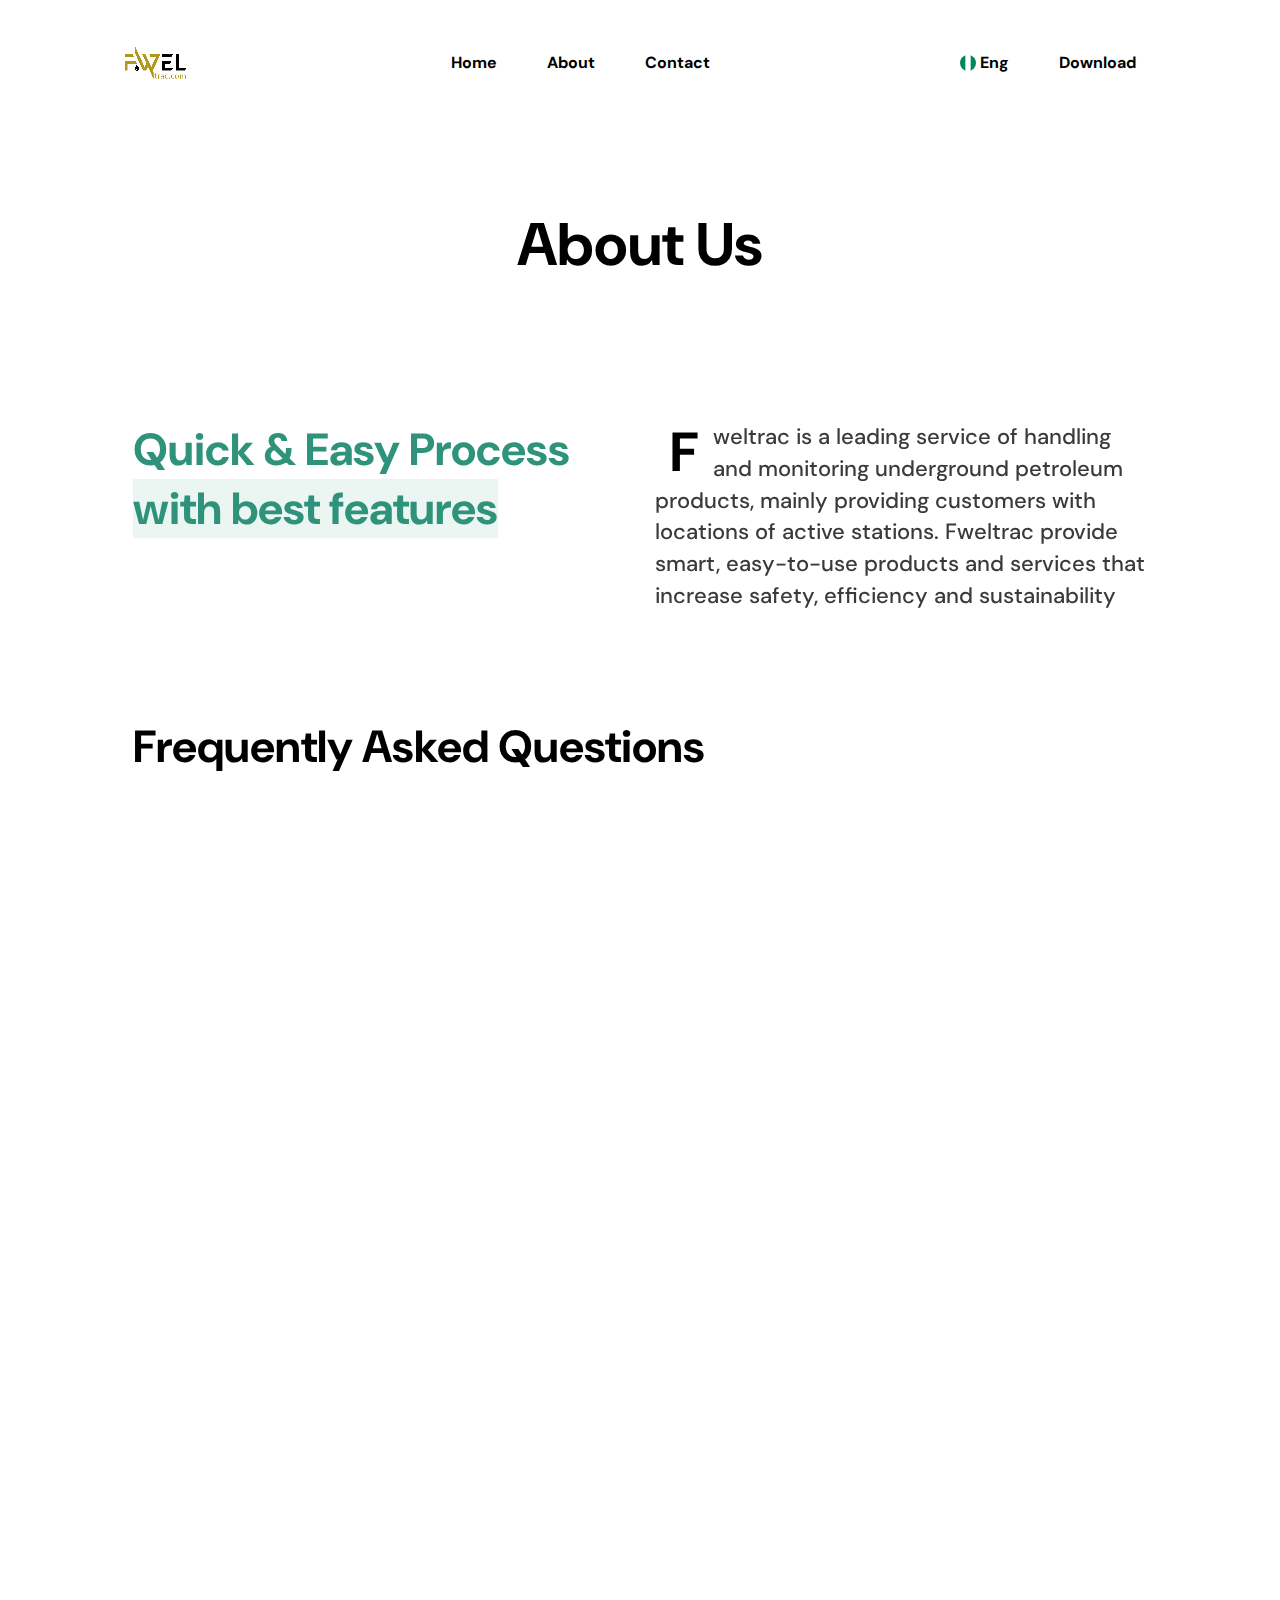
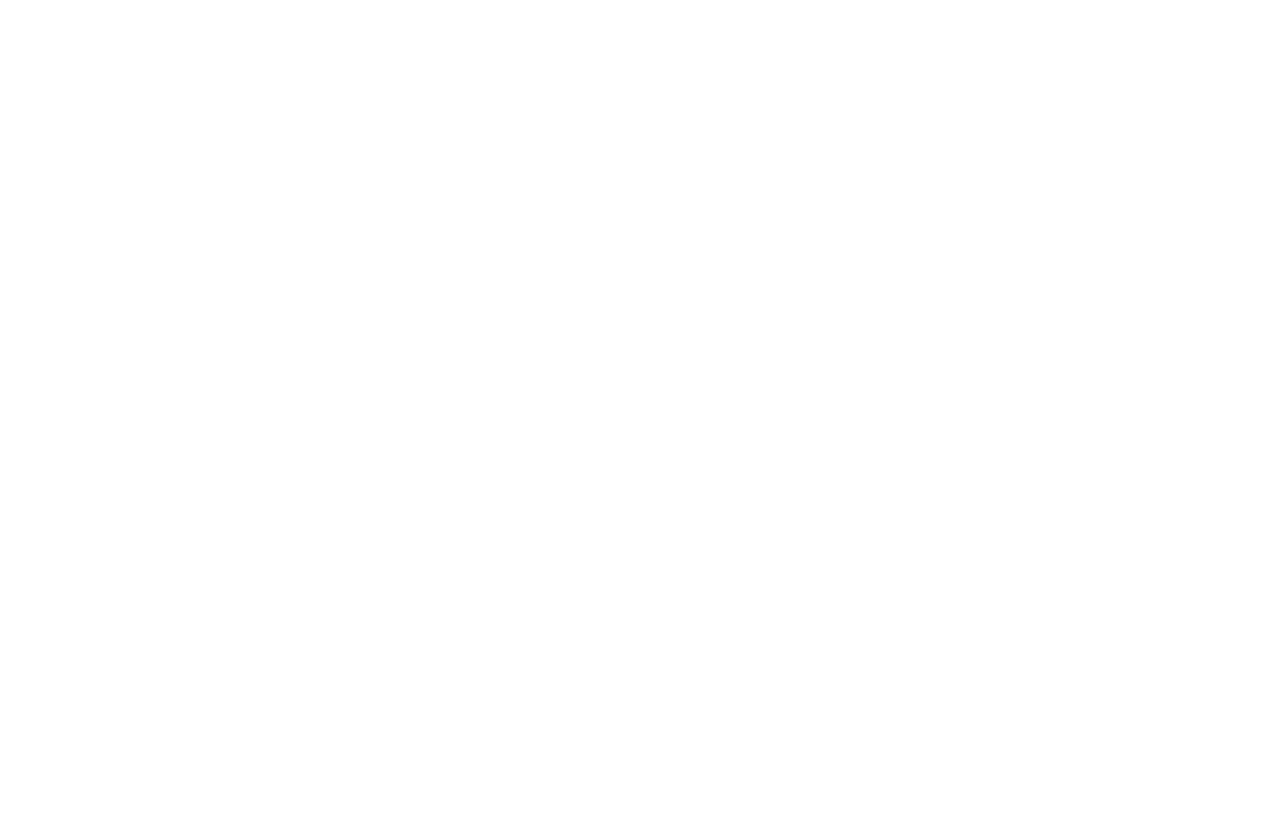
<file: about.html>
<!DOCTYPE html>
<html lang="en">
<head>
    <meta charset="UTF-8">
    <meta name="viewport" content="width=device-width, initial-scale=1.0">
    <meta http-equiv="X-UA-Compatible" content="ie=edge">
    <title>FwelTrac :: About</title>
    <link rel="stylesheet" href="assets/vendors/flag-icon-css/css/flag-icon.min.css">
    <link rel="stylesheet" href="assets/vendors/font-awesome/css/all.min.css">
    <link rel="stylesheet" href="assets/vendors/aos/aos.css">
    <link rel="stylesheet" href="assets/css/style.css">
    <script src="assets/vendors/jquery/jquery.min.js"></script>
    <script src="assets/js/loader.js"></script>
</head>
<body>
    <div class="edica-loader"></div>
    <header class="edica-header">
        <div class="container">
            <nav class="navbar navbar-expand-lg navbar-light">
                <a class="navbar-brand" href="./"><img src="assets/images/logo.png" alt="Edica"></a>
                <button class="navbar-toggler d-lg-none" type="button" data-toggle="collapse" data-target="#edicaMainNav" aria-controls="collapsibleNavId" aria-expanded="false" aria-label="Toggle navigation">
                    <span class="navbar-toggler-icon"></span>
                </button>
                <div class="collapse navbar-collapse" id="edicaMainNav">
                    <ul class="navbar-nav mx-auto mt-2 mt-lg-0">
                        <li class="nav-item active">
                            <a class="nav-link" href="./">Home <span class="sr-only">(current)</span></a>
                        </li>
                        <li class="nav-item">
                            <a class="nav-link" href="about.html">About</a>
                        </li>
                        <!--
                        <li class="nav-item dropdown">
                            <a class="nav-link dropdown-toggle" href="#" id="blogDropdown" data-toggle="dropdown" aria-haspopup="true" aria-expanded="false">Blog</a>
                            <div class="dropdown-menu" aria-labelledby="blogDropdown">
                                <a class="dropdown-item" href="blog.html">Blog Archive</a>
                                <a class="dropdown-item" href="blog-single.html">Blog Post</a>
                            </div>
                        </li>
                        -->
                        <!--
                        <li class="nav-item dropdown">
                            <a class="nav-link dropdown-toggle" href="#" id="pagesDropdown" data-toggle="dropdown" aria-haspopup="true" aria-expanded="false">Pages</a>
                            <div class="dropdown-menu" aria-labelledby="pagesDropdown">
                                <a class="dropdown-item" href="404.html">404</a>
                                <a class="dropdown-item" href="coming-soon.html">Coming Soon</a>
                            </div>
                        </li>
                        -->
                        <li class="nav-item">
                            <a class="nav-link" href="mailto:support@fweltrack.com">Contact</a>
                        </li>
                    </ul>
                    <ul class="navbar-nav mt-2 mt-lg-0">
                        <li class="nav-item">
                            <a class="nav-link" href="#"><span class="flag-icon flag-icon-squared rounded-circle flag-icon-ng"></span> Eng</a>
                        </li>
                        <li class="nav-item">
                            <a class="nav-link" href="#">Download</a>
                        </li>
                    </ul>
                </div>
            </nav>
        </div>
    </header>

    <main class="mb-5">
        <div class="container">
            <div class="row">
                <div class="col-lg-11 mx-auto">
                    <h1 class="edica-page-title" data-aos="fade-up">About Us</h1>
                    <section class="edica-about-intro py-5">
                        <div class="row">
                            <div class="col-md-6" data-aos="fade-right" data-aos-delay="150">
                                <h2 class="intro-title pb-3 pb-md-0 mb-4 mb-md-0">Quick & Easy Process <span>with best features</span></h2>
                            </div>
                            <div class="col-md-6 intro-content" data-aos="fade-left" data-aos-delay="150">
                                <p><span class="first-letter">F</span>weltrac is a leading service of handling and monitoring underground petroleum products, mainly providing customers with locations of active stations. Fweltrac provide smart, easy-to-use products and services that increase safety, efficiency and sustainability</p>
                            </div>
                        </div>
                    </section>
                    <!--

                    
                    <section class="edica-about-vision py-5">
                        <div class="row">
                            <div class="col-md-6 pb-3 pb-md-0 mb-4 mb-md-0" data-aos="fade-right" data-aos-delay="200">
                                <img src="assets/images/about-vision.png" alt="vision" class="img-fluid">
                            </div>
                            <div class="col-md-6 d-flex flex-column justify-content-center">
                                <h2 class="vision-title" data-aos="fade-left">Our Vision</h2>
                                <p class="vision-text" data-aos="fade-left">Lorem ipsum, or lipsum as it is sometimes known, is dummy text used in laying out printed graphic or web designs. The passage is at attributed to an unknown typesetters in 1the 5th century who is thought scrambled with all parts of Cicero’s De. Lorem ipsum, or lipsum as it is sometimes known, is dummy text used in laying out printed graphic or web designs</p>
                            </div>
                        </div>
                    </section>
                    <section class="edica-about-counter py-5 d-md-flex justify-content-between" id="counter" data-aos="fade-up">
                        <div class="counter-card mb-3 pb-1 pb-md-0 mb-md-0">
                            <h3 class="counter-count"><span class="count" data-count="50">0</span>K+</h3>
                            <p class="count-label">Daily Visitors</p>
                        </div>
                        <div class="counter-card mb-3 pb-1 pb-md-0 mb-md-0">
                            <h3 class="counter-count"><span class="count" data-count="10">0</span>K+</h3>
                            <p class="count-label">Downloads</p>
                        </div>
                        <div class="counter-card mb-3 pb-1 pb-md-0 mb-md-0">
                            <h3 class="counter-count">0.02%</h3>
                            <p class="count-label">Uninstallation</p>
                        </div>
                        <div class="counter-card mb-3 pb-1 pb-md-0 mb-md-0">
                            <h3 class="counter-count"><span class="count" data-count="15">0</span>K+</h3>
                            <p class="count-label">Pro User</p>
                        </div>
                        <div class="counter-card mb-3 pb-1 pb-md-0 mb-md-0">
                            <h3 class="counter-count"><span class="count" data-count="8">0</span>K+</h3>
                            <p class="count-label">Reviews</p>
                        </div>
                    </section>
                    <section class="edica-about-goal py-5 mb-5">
                        <div class="row">
                            <div class="col-md-6 mb-4 mb-md-0 d-flex flex-column justify-content-center" data-aos="fade-right">
                                <h2 class="goal-title">Our Goal</h2>
                                <p class="goal-text">Lorem ipsum, or lipsum as it is sometimes known, is dummy text used in laying out printed graphic or web designs. The passage is at attributed to an unknown typesetters in 1the 5th century who is thought scrambled with all parts of Cicero’s De. Lorem ipsum, or lipsum as it is sometimes known, is dummy text used in laying out printed graphic or web designs</p>
                            </div>
                            <div class="col-md-6" data-aos="fade-left">
                                <img src="assets/images/about-goal.png" alt="goal" class="img-fluid">
                            </div>
                        </div>
                    </section>
                    <section class="edica-about-clients pb-5 mb-5">
                        <h2 class="clients-title mb-5" data-aos="fade-up">Top clients</h2>
                        <div class="row py-4" data-aos="fade-up">
                            <div class="col-6 col-md-2 mb-4 mb-md-0">
                                <img src="assets/images/Partner_1@2x.png" alt="client logo" class="img-fluid" width="140px">
                            </div>
                            <div class="col-6 col-md-2 mb-4 mb-md-0">
                                <img src="assets/images/Partner_2@2x.png" alt="client logo" width="140px" class="img-fluid">
                            </div>
                            <div class="col-6 col-md-2 mb-4 mb-md-0">
                                <img src="assets/images/Partner_3@2x.png" alt="client logo" width="140px" class="img-fluid">
                            </div>
                            <div class="col-6 col-md-2 mb-4 mb-md-0">
                                <img src="assets/images/Partner_4@2x.png" alt="client logo" width="140px" class="img-fluid">
                            </div>
                            <div class="col-6 col-md-2 mb-4 mb-md-0">
                                <img src="assets/images/Partner_5@2x.png" alt="client logo" width="140px" class="img-fluid">
                            </div>
                            <div class="col-6 col-md-2 mb-4 mb-md-0">
                                <img src="assets/images/Partner_6@2x.png" alt="client logo" width="140px" class="img-fluid">
                            </div>
                        </div>
                    </section>
                    -->
                    <section class="edica-about-faq py-5 mb-5">
                        <h2 class="faq-title" data-aos="fade-up">Frequently Asked Questions</h2>
                        <p class="faq-section-text" data-aos="fade-up" data-aos-delay="100">We get many questions about FwelTrac. Here are some of the most commonly asked questions, with answers for each question! </p>
                        <div class="accordion" id="edicaAboutFaqCollapse" role="tablist" aria-multiselectable="true">
                            <div class="card" data-aos="fade-up" data-aos-delay="200">
                                <div class="card-header" role="tab" id="edicaAboutFaq1">
                                    <h5 class="mb-0">
                                        <a data-toggle="collapse" data-parent="#edicaAboutFaqCollapse" href="#edicaAboutFaqContent1" aria-expanded="true" aria-controls="edicaAboutFaqContent1">
                                            Is FwelPay free?
                                        </a>
                                    </h5>
                                </div>
                                <div id="edicaAboutFaqContent1" class="collapse in" role="tabpanel" aria-labelledby="edicaAboutFaq1">
                                    <div class="card-body">
                                        FwelTrac is a free and industry leader in petroleum product tracking, Surveying and Mapping for the Oil & Gas Industry
                                    </div>
                                </div>
                            </div>
                            <div class="card" data-aos="fade-up" data-aos-delay="300">
                                <div class="card-header" role="tab" id="edicaAboutFaq2">
                                    <h5 class="mb-0">
                                        <a data-toggle="collapse" data-parent="#edicaAboutFaqCollapse" href="#edicaAboutFaqContent2" aria-expanded="false" aria-controls="edicaAboutFaqContent1">
                                            How do I withdraw?
                                        </a>
                                    </h5>
                                </div>
                                <div id="edicaAboutFaqContent2" class="collapse" role="tabpanel" aria-labelledby="edicaAboutFaq2">
                                    <div class="card-body">
                                        Fwel Pay can withdraw cash at any ATM in any major bank nationwide. Here are some frequently asked questions to help you get started
                                    </div>
                                </div>
                            </div>
                            <div class="card" data-aos="fade-up" data-aos-delay="400">
                                <div class="card-header" role="tab" id="edicaAboutFaq3">
                                    <h5 class="mb-0">
                                        <a data-toggle="collapse" data-parent="#edicaAboutFaqCollapse" href="#edicaAboutFaqContent3" aria-expanded="false" aria-controls="edicaAboutFaqContent1">
                                            How do I deposit?
                                        </a>
                                    </h5>
                                </div>
                                <div id="edicaAboutFaqContent3" class="collapse" role="tabpanel" aria-labelledby="edicaAboutFaq3">
                                    <div class="card-body">
                                        FwelTrac app allows customers to make payments with ease, through either internet banking or mobile app.
                                    </div>
                                </div>
                            </div>
                            <div class="card" data-aos="fade-up" data-aos-delay="500">
                                <div class="card-header" role="tab" id="edicaAboutFaq4">
                                    <h5 class="mb-0">
                                        <a data-toggle="collapse" data-parent="#edicaAboutFaqCollapse" href="#edicaAboutFaqContent4" aria-expanded="false" aria-controls="edicaAboutFaqContent1">
                                            How to check FwelPay balance?
                                        </a>
                                    </h5>
                                </div>
                                <div id="edicaAboutFaqContent4" class="collapse" role="tabpanel" aria-labelledby="edicaAboutFaq4">
                                    <div class="card-body">
                                        Login to your account using the mobile app, and refresh your balance.
                                    </div>
                                </div>
                            </div>
                        </div>
                    </section>
                </div>
            </div>
        </div>
    </main>

    <section class="edica-footer-banner-section">
        <div class="container">
            <div class="footer-banner" data-aos="fade-up">
                <h1 class="banner-title">Download it now.</h1>
                <div class="banner-btns-wrapper">
                    <button class="btn btn-success" onclick="alert('Coming Soon');"> <img src="assets/images/apple@1x.svg" alt="ios" class="mr-2"> App Store</button>
                    <button class="btn btn-success" onclick="alert('Coming Soon');"> <img src="assets/images/android@1x.svg" alt="android" class="mr-2"> Google Play</button>
                </div>
                <p class="banner-text" style="color: #fff;"> Find petroleum products for sale today. Post your "wanted" listings to get <br> connected with local suppliers of petroleum products that you need.</p>
            </div>
        </div>
    </section>
    <footer class="edica-footer" data-aos="fade-up">
        <div class="container">
            <div class="row footer-widget-area">
                <div class="col-md-3">
                    <a href="./" class="footer-brand-wrapper">
                        <img src="assets/images/logo.png" alt="edica logo">
                    </a>
                    <p class="contact-details">support@fweltrac.com</p>
                    <p class="contact-details">+234 803 0962 332</p>
                    <nav class="footer-social-links">
                        <a href="https://web.facebook.com/Fweltrac-106394762149050/"><i class="fab fa-facebook-f"></i></a>
                        <a href="#!"><i class="fab fa-twitter"></i></a>
                        <a href="https://github.com/fweltrac"><i class="fab fa-github"></i></a>
                        <a href="https://www.instagram.com/fweltrac/"><i class="fab fa-instagram"></i></a>
                    </nav>
                </div>
                <div class="col-md-3">
                    <nav class="footer-nav">
                        <a href="#!" class="nav-link">FwelTrac</a>
                        <a href="#!" class="nav-link">Android App</a>
                        <a href="#!" class="nav-link">ios App</a>
                        <a href="#!" class="nav-link">Partners</a>
                        <a href="#!" class="nav-link">Careers</a>
                    </nav>
                </div>
                <!--
                <div class="col-md-3">
                    <nav class="footer-nav">
                        <a href="https://web.facebook.com/Fweltrac-106394762149050/" class="nav-link">
                            <svg xmlns="http://www.w3.org/2000/svg" width="16" height="16" fill="#fff" class="bi bi-facebook" viewBox="0 0 16 16">
                                <path d="M16 8.049c0-4.446-3.582-8.05-8-8.05C3.58 0-.002 3.603-.002 8.05c0 4.017 2.926 7.347 6.75 7.951v-5.625h-2.03V8.05H6.75V6.275c0-2.017 1.195-3.131 3.022-3.131.876 0 1.791.157 1.791.157v1.98h-1.009c-.993 0-1.303.621-1.303 1.258v1.51h2.218l-.354 2.326H9.25V16c3.824-.604 6.75-3.934 6.75-7.951z"/>
                            </svg>&nbsp; Facebook
                        </a>
                        <a href="https://github.com/fweltrac" class="nav-link">
                            <svg xmlns="http://www.w3.org/2000/svg" width="16" height="16" fill="#fff" class="bi bi-github" viewBox="0 0 16 16">
                                <path d="M8 0C3.58 0 0 3.58 0 8c0 3.54 2.29 6.53 5.47 7.59.4.07.55-.17.55-.38 0-.19-.01-.82-.01-1.49-2.01.37-2.53-.49-2.69-.94-.09-.23-.48-.94-.82-1.13-.28-.15-.68-.52-.01-.53.63-.01 1.08.58 1.23.82.72 1.21 1.87.87 2.33.66.07-.52.28-.87.51-1.07-1.78-.2-3.64-.89-3.64-3.95 0-.87.31-1.59.82-2.15-.08-.2-.36-1.02.08-2.12 0 0 .67-.21 2.2.82.64-.18 1.32-.27 2-.27.68 0 1.36.09 2 .27 1.53-1.04 2.2-.82 2.2-.82.44 1.1.16 1.92.08 2.12.51.56.82 1.27.82 2.15 0 3.07-1.87 3.75-3.65 3.95.29.25.54.73.54 1.48 0 1.07-.01 1.93-.01 2.2 0 .21.15.46.55.38A8.012 8.012 0 0 0 16 8c0-4.42-3.58-8-8-8z"/>
                            </svg>&nbsp; Github
                        </a>
                        <a href="https://www.instagram.com/fweltrac/" class="nav-link">
                            <svg xmlns="http://www.w3.org/2000/svg" width="16" height="16" fill="currentColor" class="bi bi-instagram" viewBox="0 0 16 16">
                                <path d="M8 0C5.829 0 5.556.01 4.703.048 3.85.088 3.269.222 2.76.42a3.917 3.917 0 0 0-1.417.923A3.927 3.927 0 0 0 .42 2.76C.222 3.268.087 3.85.048 4.7.01 5.555 0 5.827 0 8.001c0 2.172.01 2.444.048 3.297.04.852.174 1.433.372 1.942.205.526.478.972.923 1.417.444.445.89.719 1.416.923.51.198 1.09.333 1.942.372C5.555 15.99 5.827 16 8 16s2.444-.01 3.298-.048c.851-.04 1.434-.174 1.943-.372a3.916 3.916 0 0 0 1.416-.923c.445-.445.718-.891.923-1.417.197-.509.332-1.09.372-1.942C15.99 10.445 16 10.173 16 8s-.01-2.445-.048-3.299c-.04-.851-.175-1.433-.372-1.941a3.926 3.926 0 0 0-.923-1.417A3.911 3.911 0 0 0 13.24.42c-.51-.198-1.092-.333-1.943-.372C10.443.01 10.172 0 7.998 0h.003zm-.717 1.442h.718c2.136 0 2.389.007 3.232.046.78.035 1.204.166 1.486.275.373.145.64.319.92.599.28.28.453.546.598.92.11.281.24.705.275 1.485.039.843.047 1.096.047 3.231s-.008 2.389-.047 3.232c-.035.78-.166 1.203-.275 1.485a2.47 2.47 0 0 1-.599.919c-.28.28-.546.453-.92.598-.28.11-.704.24-1.485.276-.843.038-1.096.047-3.232.047s-2.39-.009-3.233-.047c-.78-.036-1.203-.166-1.485-.276a2.478 2.478 0 0 1-.92-.598 2.48 2.48 0 0 1-.6-.92c-.109-.281-.24-.705-.275-1.485-.038-.843-.046-1.096-.046-3.233 0-2.136.008-2.388.046-3.231.036-.78.166-1.204.276-1.486.145-.373.319-.64.599-.92.28-.28.546-.453.92-.598.282-.11.705-.24 1.485-.276.738-.034 1.024-.044 2.515-.045v.002zm4.988 1.328a.96.96 0 1 0 0 1.92.96.96 0 0 0 0-1.92zm-4.27 1.122a4.109 4.109 0 1 0 0 8.217 4.109 4.109 0 0 0 0-8.217zm0 1.441a2.667 2.667 0 1 1 0 5.334 2.667 2.667 0 0 1 0-5.334z"/>
                            </svg>&nbsp; Instagram
                        </a>
                        <a href="#!" class="nav-link">
                            <svg xmlns="http://www.w3.org/2000/svg" width="16" height="16" fill="currentColor" class="bi bi-twitter" viewBox="0 0 16 16">
                                <path d="M5.026 15c6.038 0 9.341-5.003 9.341-9.334 0-.14 0-.282-.006-.422A6.685 6.685 0 0 0 16 3.542a6.658 6.658 0 0 1-1.889.518 3.301 3.301 0 0 0 1.447-1.817 6.533 6.533 0 0 1-2.087.793A3.286 3.286 0 0 0 7.875 6.03a9.325 9.325 0 0 1-6.767-3.429 3.289 3.289 0 0 0 1.018 4.382A3.323 3.323 0 0 1 .64 6.575v.045a3.288 3.288 0 0 0 2.632 3.218 3.203 3.203 0 0 1-.865.115 3.23 3.23 0 0 1-.614-.057 3.283 3.283 0 0 0 3.067 2.277A6.588 6.588 0 0 1 .78 13.58a6.32 6.32 0 0 1-.78-.045A9.344 9.344 0 0 0 5.026 15z"/>
                            </svg>&nbsp; Twitter
                        </a>
                        <a href="https://wa.link/k219lu" class="nav-link">
                            <svg xmlns="http://www.w3.org/2000/svg" width="16" height="16" fill="currentColor" class="bi bi-whatsapp" viewBox="0 0 16 16">
                                <path d="M13.601 2.326A7.854 7.854 0 0 0 7.994 0C3.627 0 .068 3.558.064 7.926c0 1.399.366 2.76 1.057 3.965L0 16l4.204-1.102a7.933 7.933 0 0 0 3.79.965h.004c4.368 0 7.926-3.558 7.93-7.93A7.898 7.898 0 0 0 13.6 2.326zM7.994 14.521a6.573 6.573 0 0 1-3.356-.92l-.24-.144-2.494.654.666-2.433-.156-.251a6.56 6.56 0 0 1-1.007-3.505c0-3.626 2.957-6.584 6.591-6.584a6.56 6.56 0 0 1 4.66 1.931 6.557 6.557 0 0 1 1.928 4.66c-.004 3.639-2.961 6.592-6.592 6.592zm3.615-4.934c-.197-.099-1.17-.578-1.353-.646-.182-.065-.315-.099-.445.099-.133.197-.513.646-.627.775-.114.133-.232.148-.43.05-.197-.1-.836-.308-1.592-.985-.59-.525-.985-1.175-1.103-1.372-.114-.198-.011-.304.088-.403.087-.088.197-.232.296-.346.1-.114.133-.198.198-.33.065-.134.034-.248-.015-.347-.05-.099-.445-1.076-.612-1.47-.16-.389-.323-.335-.445-.34-.114-.007-.247-.007-.38-.007a.729.729 0 0 0-.529.247c-.182.198-.691.677-.691 1.654 0 .977.71 1.916.81 2.049.098.133 1.394 2.132 3.383 2.992.47.205.84.326 1.129.418.475.152.904.129 1.246.08.38-.058 1.171-.48 1.338-.943.164-.464.164-.86.114-.943-.049-.084-.182-.133-.38-.232z"/>
                            </svg>&nbsp; Whatsapp
                        </a>
                    </nav>
                </div>
                -->
                <div class="col-md-3">
                    <div class="dropdown footer-country-dropdown">
                        <button class="btn btn-secondary dropdown-toggle" type="button" id="footerCountryDropdown" data-toggle="dropdown" aria-haspopup="true" aria-expanded="false">
                                   <span class="flag-icon flag-icon-ng flag-icon-squared"></span> Nigeria <i class="fas fa-chevron-down ml-2"></i>
                                </button>
                        <div class="dropdown-menu" aria-labelledby="footerCountryDropdown">
                            <button class="dropdown-item" href="#">
                                    <span class="flag-icon flag-icon-us flag-icon-squared"></span> United States
                                </button>
                            <button class="dropdown-item" href="#">
                                <span class="flag-icon flag-icon-au flag-icon-squared"></span> Australia
                            </button>
                        </div>
                    </div>
                </div>
            </div>
            <div class="footer-bottom-content">
                <nav class="nav footer-bottom-nav">
                    <a href="#!">Privacy & Policy</a>
                    <a href="#!">Terms</a>
                </nav>
                <p class="mb-0"> <a href="https://www.fweltrac.com" target="_blank" rel="noopener noreferrer" class="text-reset">&copy; FwelTrac. 2022</a> . All rights reserved.</p>
            </div>
        </div>
    </footer>
    <script src="assets/vendors/popper.js/popper.min.js"></script>
    <script src="assets/vendors/bootstrap/dist/js/bootstrap.min.js"></script>
    <script src="assets/vendors/aos/aos.js"></script>
    <script src="assets/js/main.js"></script>
    <script>
        AOS.init({
            duration: 2000
        });
      </script>
</body>
</html>
</file>
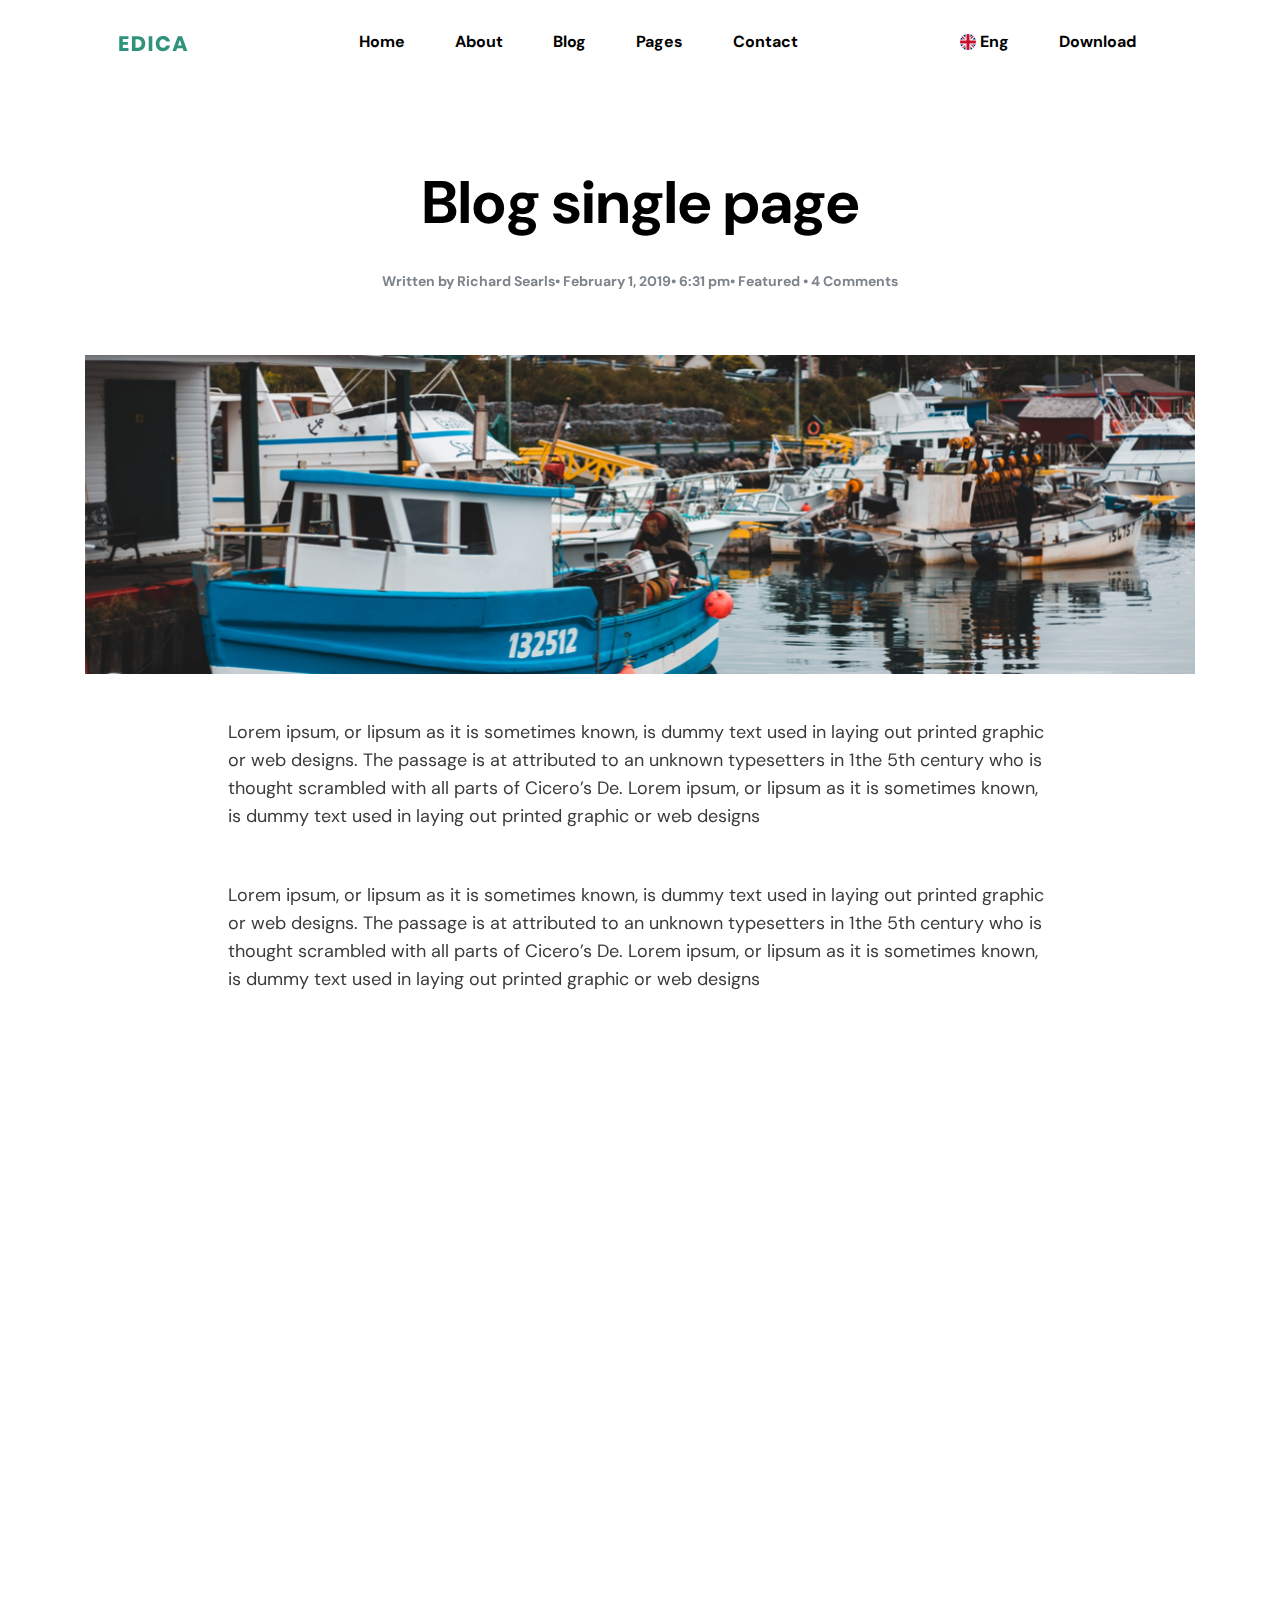
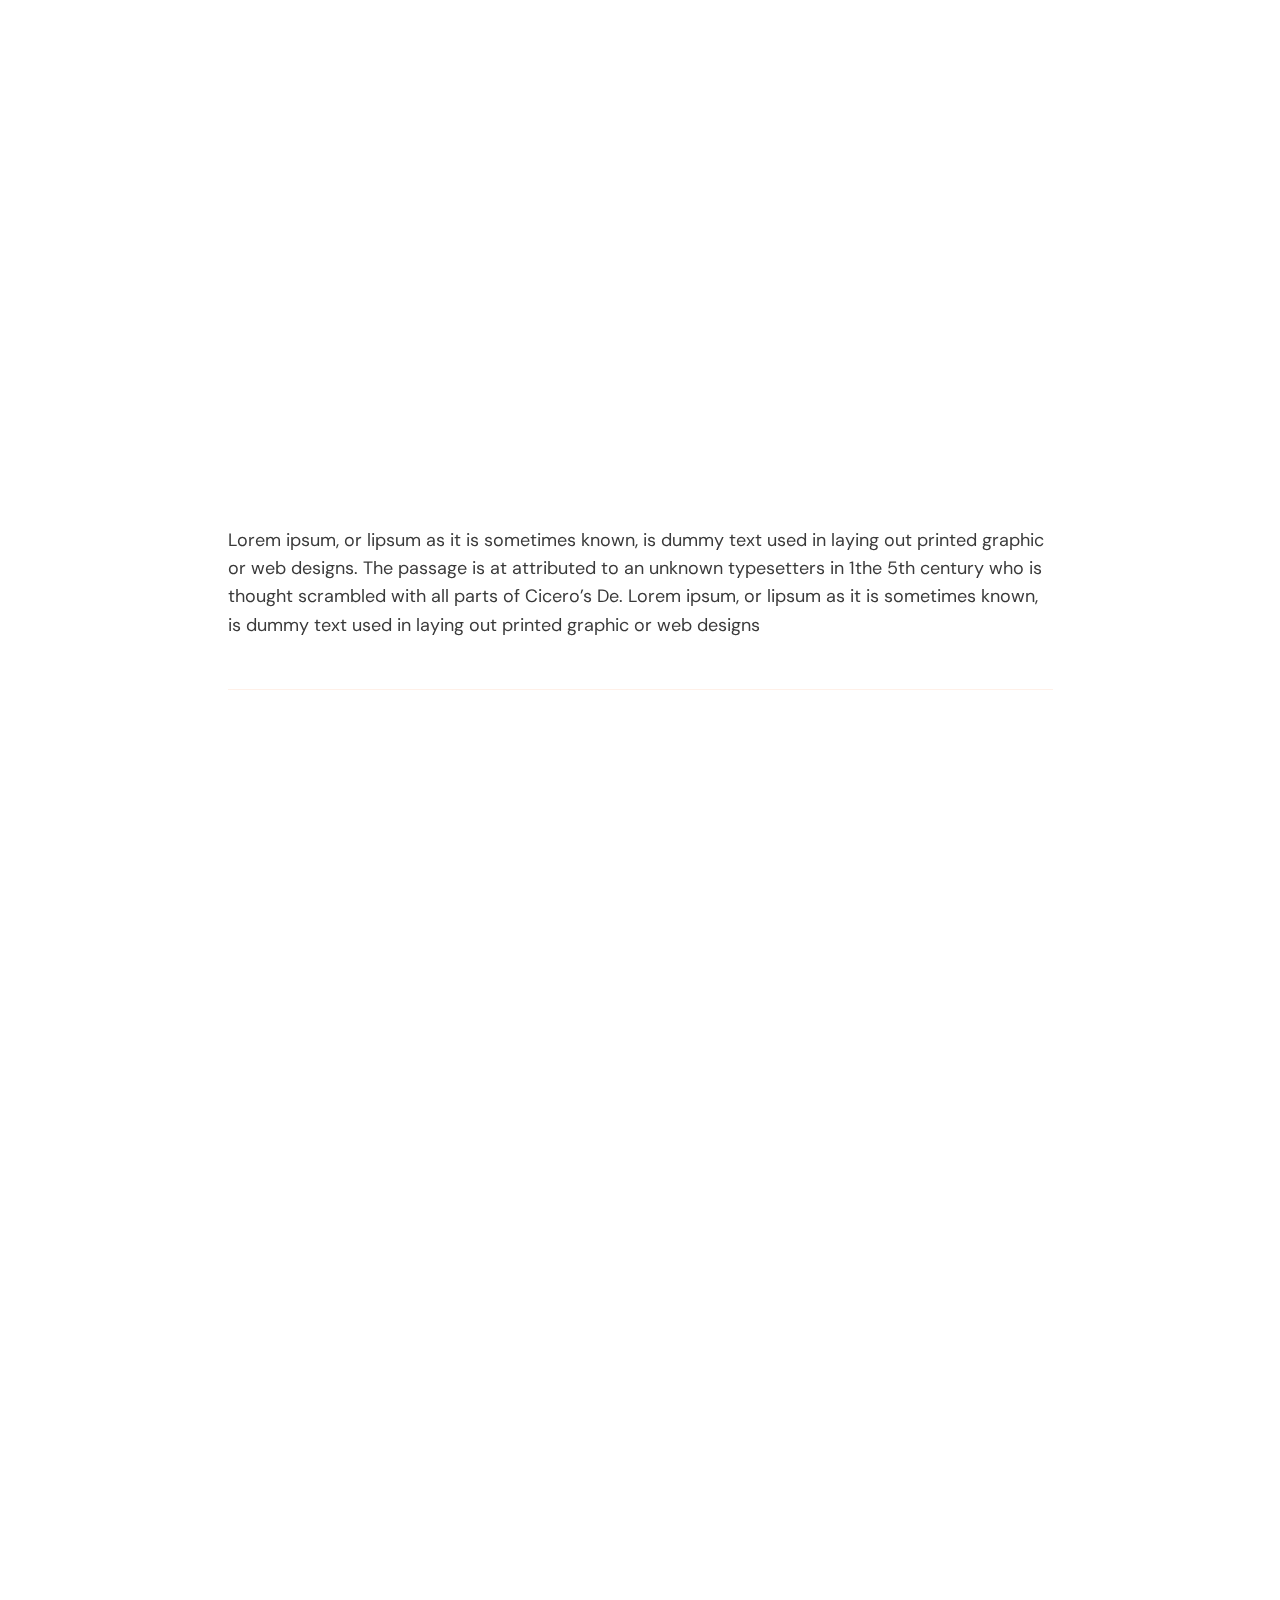
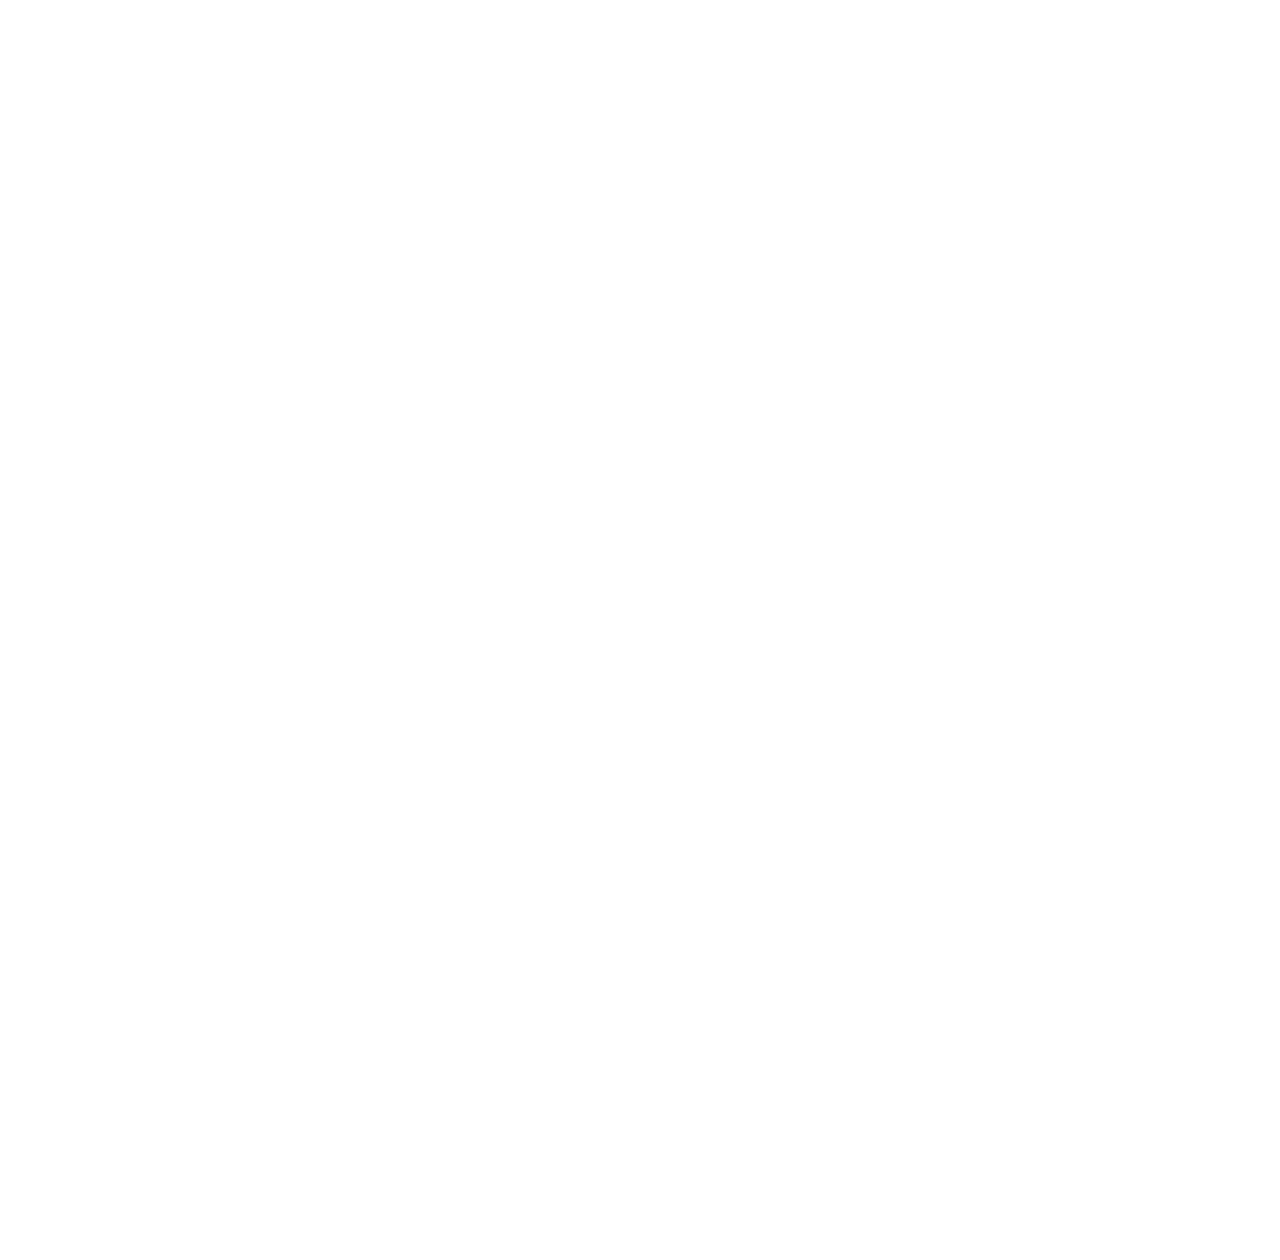
<file: blog-single.html>
<!DOCTYPE html>
<html lang="en">
<head>
    <meta charset="UTF-8">
    <meta name="viewport" content="width=device-width, initial-scale=1.0">
    <meta http-equiv="X-UA-Compatible" content="ie=edge">
    <title>Edica :: Home</title>
    <link rel="stylesheet" href="assets/vendors/flag-icon-css/css/flag-icon.min.css">
    <link rel="stylesheet" href="assets/vendors/font-awesome/css/all.min.css">
    <link rel="stylesheet" href="assets/vendors/aos/aos.css">
    <link rel="stylesheet" href="assets/css/style.css">
    <script src="assets/vendors/jquery/jquery.min.js"></script>
    <script src="assets/js/loader.js"></script>
</head>
<body>
    <div class="edica-loader"></div>
    <header class="edica-header">
        <div class="container">
            <nav class="navbar navbar-expand-lg navbar-light">
                <a class="navbar-brand" href="index.html"><img src="assets/images/logo.svg" alt="Edica"></a>
                <button class="navbar-toggler d-lg-none" type="button" data-toggle="collapse" data-target="#edicaMainNav" aria-controls="collapsibleNavId" aria-expanded="false" aria-label="Toggle navigation">
                    <span class="navbar-toggler-icon"></span>
                </button>
                <div class="collapse navbar-collapse" id="edicaMainNav">
                    <ul class="navbar-nav mx-auto mt-2 mt-lg-0">
                        <li class="nav-item active">
                            <a class="nav-link" href="index.html">Home <span class="sr-only">(current)</span></a>
                        </li>
                        <li class="nav-item">
                            <a class="nav-link" href="about.html">About</a>
                        </li>
                        <li class="nav-item dropdown">
                            <a class="nav-link dropdown-toggle" href="#" id="blogDropdown" data-toggle="dropdown" aria-haspopup="true" aria-expanded="false">Blog</a>
                            <div class="dropdown-menu" aria-labelledby="blogDropdown">
                                <a class="dropdown-item" href="blog.html">Blog Archive</a>
                                <a class="dropdown-item" href="blog-single.html">Blog Post</a>
                            </div>
                        </li>
                        <li class="nav-item dropdown">
                            <a class="nav-link dropdown-toggle" href="#" id="pagesDropdown" data-toggle="dropdown" aria-haspopup="true" aria-expanded="false">Pages</a>
                            <div class="dropdown-menu" aria-labelledby="pagesDropdown">
                                <a class="dropdown-item" href="404.html">404</a>
                                <a class="dropdown-item" href="coming-soon.html">Coming Soon</a>
                            </div>
                        </li>
                        <li class="nav-item">
                            <a class="nav-link" href="contact.html">Contact</a>
                        </li>
                    </ul>
                    <ul class="navbar-nav mt-2 mt-lg-0">
                        <li class="nav-item">
                            <a class="nav-link" href="#"><span class="flag-icon flag-icon-squared rounded-circle flag-icon-gb"></span> Eng</a>
                        </li>
                        <li class="nav-item">
                            <a class="nav-link" href="#">Download</a>
                        </li>
                    </ul>
                </div>
            </nav>
        </div>
    </header>

    <main class="blog-post">
        <div class="container">
            <h1 class="edica-page-title" data-aos="fade-up">Blog single page</h1>
            <p class="edica-blog-post-meta" data-aos="fade-up" data-aos-delay="200">Written by Richard Searls• February 1, 2019• 6:31 pm• Featured • 4 Comments</p>
            <section class="blog-post-featured-img" data-aos="fade-up" data-aos-delay="300">
                <img src="assets/images/blog-post-featured-img.png" alt="featured image" class="w-100">
            </section>
            <section class="post-content">
                <div class="row">
                    <div class="col-lg-9 mx-auto" data-aos="fade-up">
                        <p>Lorem ipsum, or lipsum as it is sometimes known, is dummy text used in laying out printed graphic or web designs. The passage is at attributed to an unknown typesetters in 1the 5th century who is thought scrambled with all parts of Cicero’s De. Lorem ipsum, or lipsum as it is sometimes known, is dummy text used in laying out printed graphic or web designs</p>
                        <p>Lorem ipsum, or lipsum as it is sometimes known, is dummy text used in laying out printed graphic or web designs. The passage is at attributed to an unknown typesetters in 1the 5th century who is thought scrambled with all parts of Cicero’s De. Lorem ipsum, or lipsum as it is sometimes known, is dummy text used in laying out printed graphic or web designs</p>
                    </div>
                </div>
                <div class="row mb-5">
                    <div class="col-md-4 mb-3" data-aos="fade-right">
                        <img src="assets/images/blog_post_1.jpg" alt="blog post" class="img-fluid">
                    </div>
                    <div class="col-md-4 mb-3" data-aos="fade-up">
                        <img src="assets/images/blog_post_2.jpg" alt="blog post" class="img-fluid">
                    </div>
                    <div class="col-md-4 mb-3" data-aos="fade-left">
                        <img src="assets/images/blog_post_3.jpg" alt="blog post" class="img-fluid">
                    </div>
                </div>
                <div class="row">
                    <div class="col-lg-9 mx-auto">
                        <p data-aos="fade-up"><a href="#">Lorem ipsum, or lipsum as it is sometimes known,</a> is dummy text used in laying out printed graphic or web designs. The passage is at attributed to an unknown typesetters in 1the 5th century who is thought scrambled with all parts of Cicero’s De. Lorem ipsum, or lipsum as it is sometimes known, is dummy text used in laying out printed graphic or web designs</p>
                        <h2 class="mb-4" data-aos="fade-up">Blog single page</h2>
                        <ul data-aos="fade-up">
                            <li>What manner of thing was upon me I did not know, but that it was large and heavy and many-legged I could feel.</li>
                            <li>My hands were at its throat before the fangs had a chance to bury themselves in my neck, and slowly</li>
                            <li>I forced the hairy face from me and closed my fingers, vise-like, upon its windpipe.</li>
                        </ul>

                        <blockquote data-aos="fade-up">
                            <p>You are safe here! I shouted above the sudden noise. She looked away from me downhill. The people were coming out of their houses, astonished.</p>
                            <footer class="blockquote-footer">Oluchi Mazi</footer>
                        </blockquote>
                        <p>Lorem ipsum, or lipsum as it is sometimes known, is dummy text used in laying out printed graphic or web designs. The passage is at attributed to an unknown typesetters in 1the 5th century who is thought scrambled with all parts of Cicero’s De. Lorem ipsum, or lipsum as it is sometimes known, is dummy text used in laying out printed graphic or web designs</p>
                    </div>
                </div>
            </section>
            <div class="row">
                <div class="col-lg-9 mx-auto">
                    <section class="related-posts">
                        <h2 class="section-title mb-4" data-aos="fade-up">Related Posts</h2>
                        <div class="row">
                            <div class="col-md-4" data-aos="fade-right" data-aos-delay="100">
                                <img src="assets/images/blog_post_related_1.png" alt="related post" class="post-thumbnail">
                                <p class="post-category">Blog post</p>
                                <h5 class="post-title">Front becomes an official Instagram</h5>
                            </div>
                            <div class="col-md-4" data-aos="fade-up" data-aos-delay="100">
                                <img src="assets/images/blog_post_related_2.png" alt="related post" class="post-thumbnail">
                                <p class="post-category">Blog post</p>
                                <h5 class="post-title">Front becomes an official Instagram</h5>
                            </div>
                            <div class="col-md-4" data-aos="fade-left" data-aos-delay="100">
                                <img src="assets/images/blog_post_related_3.png" alt="related post" class="post-thumbnail">
                                <p class="post-category">Blog post</p>
                                <h5 class="post-title">Front becomes an official Instagram</h5>
                            </div>
                        </div>
                    </section>
                    <section class="comment-section">
                        <h2 class="section-title mb-5" data-aos="fade-up">Leave a Reply</h2>
                        <form action="/" method="post">
                            <div class="row">
                                <div class="form-group col-12" data-aos="fade-up">
                                <label for="comment" class="sr-only">Comment</label>
                                <textarea name="comment" id="comment" class="form-control" placeholder="Comment" rows="10">Comment</textarea>
                                </div>
                            </div>
                            <div class="row">
                                <div class="form-group col-md-4" data-aos="fade-right">
                                    <label for="name" class="sr-only">Name</label>
                                    <input type="text" name="name" id="name" class="form-control" placeholder="Name*">
                                </div>
                                <div class="form-group col-md-4" data-aos="fade-up">
                                    <label for="email" class="sr-only">Email</label>
                                    <input type="email" name="email" id="email" class="form-control" placeholder="Email*" required>
                                </div>
                                <div class="form-group col-md-4" data-aos="fade-left">
                                    <label for="website" class="sr-only">Website</label>
                                    <input type="url" name="website" id="website" class="form-control" placeholder="Website*">
                                </div>
                            </div>
                            <div class="row">
                                <div class="col-12" data-aos="fade-up">
                                    <input type="submit" value="Send Message" class="btn btn-warning">
                                </div>
                            </div>
                        </form>
                    </section>
                </div>
            </div>
        </div>
    </main>

    <section class="edica-footer-banner-section pt-5">
        <div class="container">
            <div class="footer-banner" data-aos="fade-up">
                <h1 class="banner-title">Download it now.</h1>
                <div class="banner-btns-wrapper">
                    <button class="btn btn-success"> <img src="assets/images/apple@1x.svg" alt="ios" class="mr-2"> App Store</button>
                    <button class="btn btn-success"> <img src="assets/images/android@1x.svg" alt="android" class="mr-2"> Google Play</button>
                </div>
                <p class="banner-text">Add some helper text here to explain the finer details of your <br> product or service.</p>
            </div>
        </div>
    </section>
    <footer class="edica-footer" data-aos="fade-up">
        <div class="container">
            <div class="row footer-widget-area">
                <div class="col-md-3">
                    <a href="index.html" class="footer-brand-wrapper">
                        <img src="assets/images/logo.svg" alt="edica logo">
                    </a>
                    <p class="contact-details">hello@edica.com</p>
                    <p class="contact-details">+23 3000 000 00</p>
                    <nav class="footer-social-links">
                        <a href="#!"><i class="fab fa-facebook-f"></i></a>
                        <a href="#!"><i class="fab fa-twitter"></i></a>
                        <a href="#!"><i class="fab fa-behance"></i></a>
                        <a href="#!"><i class="fab fa-dribbble"></i></a>
                    </nav>
                </div>
                <div class="col-md-3">
                    <nav class="footer-nav">
                        <a href="#!" class="nav-link">Company</a>
                        <a href="#!" class="nav-link">Android App</a>
                        <a href="#!" class="nav-link">ios App</a>
                        <a href="#!" class="nav-link">Blog</a>
                        <a href="#!" class="nav-link">Partners</a>
                        <a href="#!" class="nav-link">Careers</a>
                    </nav>
                </div>
                <div class="col-md-3">
                    <nav class="footer-nav">
                        <a href="#!" class="nav-link">FAQ</a>
                        <a href="#!" class="nav-link">Reporting</a>
                        <a href="#!" class="nav-link">Block Storage</a>
                        <a href="#!" class="nav-link">Tools & Integrations</a>
                        <a href="#!" class="nav-link">API</a>
                        <a href="#!" class="nav-link">Pricing</a>
                    </nav>
                </div>
                <div class="col-md-3">
                    <div class="dropdown footer-country-dropdown">
                        <button class="btn btn-secondary dropdown-toggle" type="button" id="footerCountryDropdown" data-toggle="dropdown" aria-haspopup="true" aria-expanded="false">
                            <span class="flag-icon flag-icon-gb flag-icon-squared"></span> United Kingdom <i class="fas fa-chevron-down ml-2"></i>
                        </button>
                        <div class="dropdown-menu" aria-labelledby="footerCountryDropdown">
                            <button class="dropdown-item" href="#">
                                <span class="flag-icon flag-icon-us flag-icon-squared"></span> United States
                            </button>
                            <button class="dropdown-item" href="#">
                                <span class="flag-icon flag-icon-au flag-icon-squared"></span> Australia
                            </button>
                        </div>
                    </div>
                </div>
            </div>
            <div class="footer-bottom-content">
                <nav class="nav footer-bottom-nav">
                    <a href="#!">Privacy & Policy</a>
                    <a href="#!">Terms</a>
                    <a href="#!">Site Map</a>
                </nav>
                <p class="mb-0">© Edica. 2020 <a href="https://www.bootstrapdash.com" target="_blank" rel="noopener noreferrer" class="text-reset">bootstrapdash</a> . All rights reserved.</p>
            </div>
        </div>
    </footer>
    <script src="assets/vendors/popper.js/popper.min.js"></script>
    <script src="assets/vendors/bootstrap/dist/js/bootstrap.min.js"></script>
    <script src="assets/vendors/aos/aos.js"></script>
    <script src="assets/js/main.js"></script>
    <script>
        AOS.init({
            duration: 1000
        });
      </script>
</body>

</html>
</file>
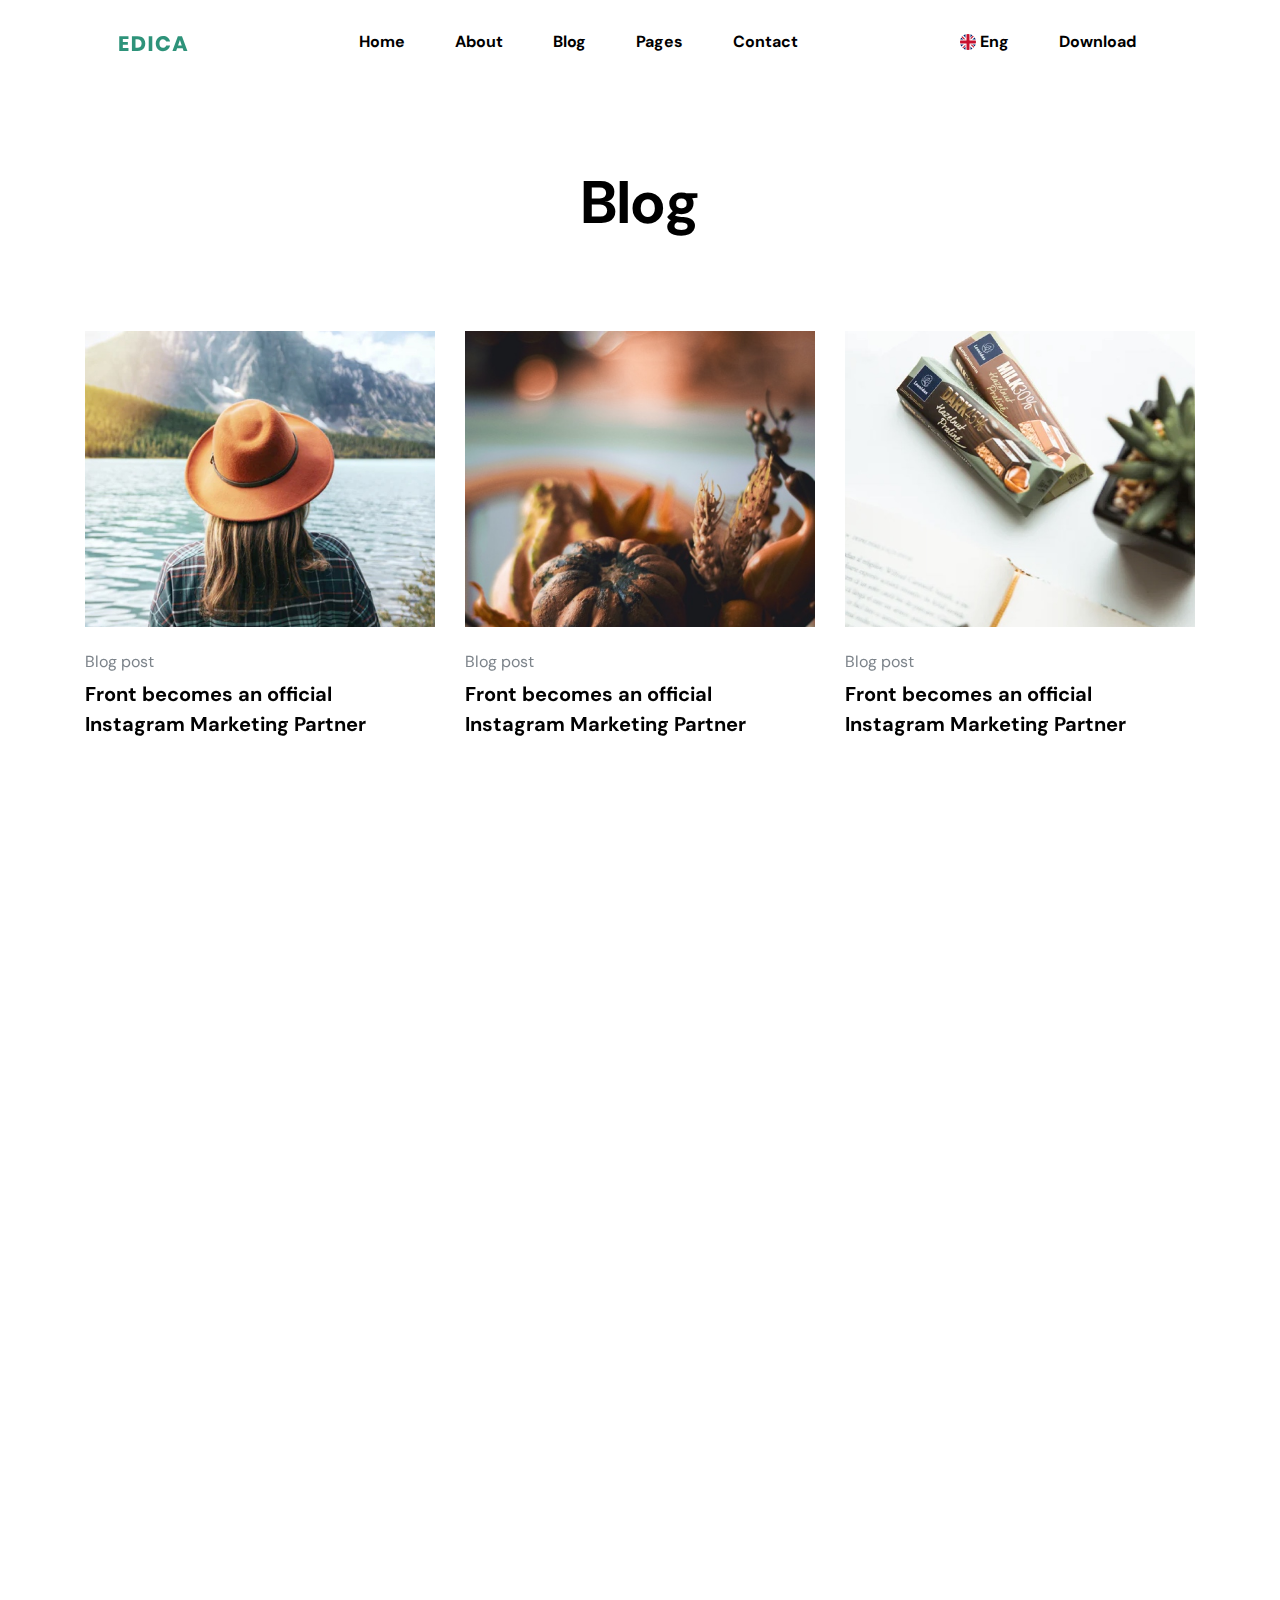
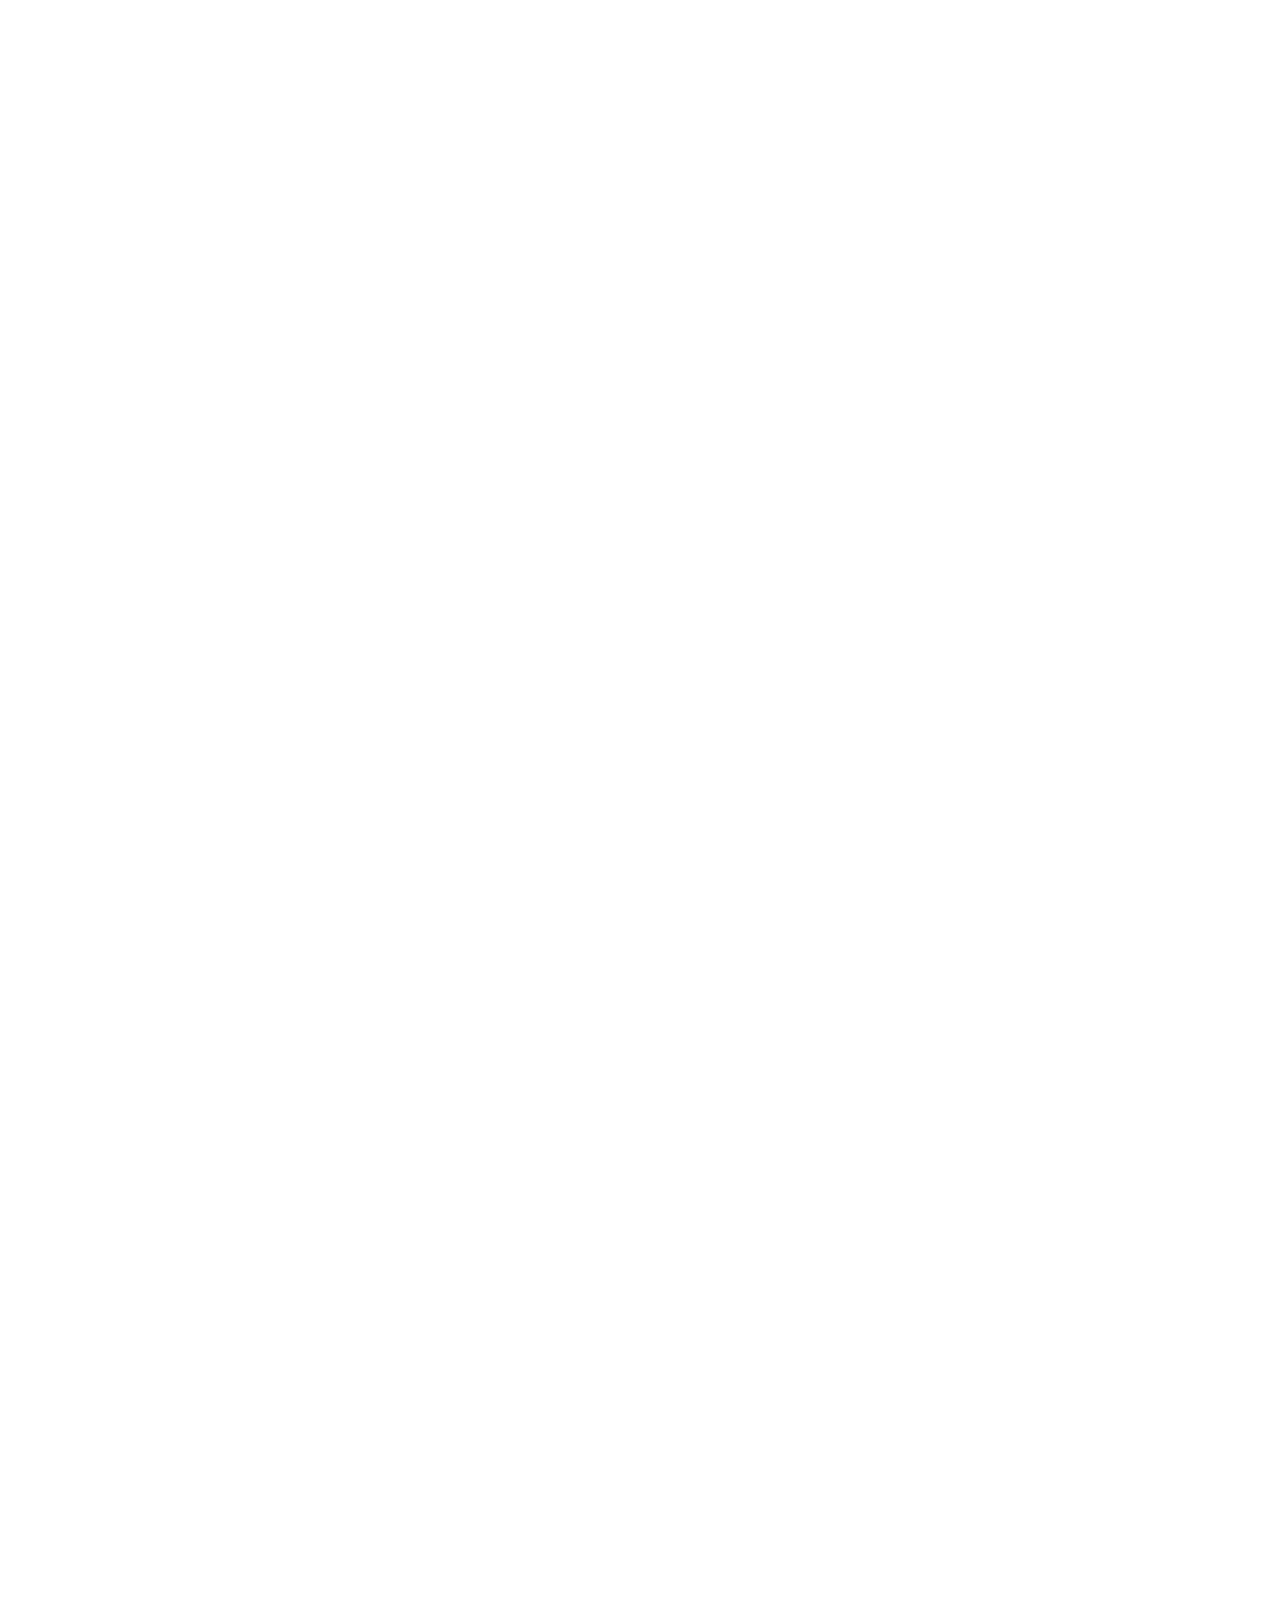
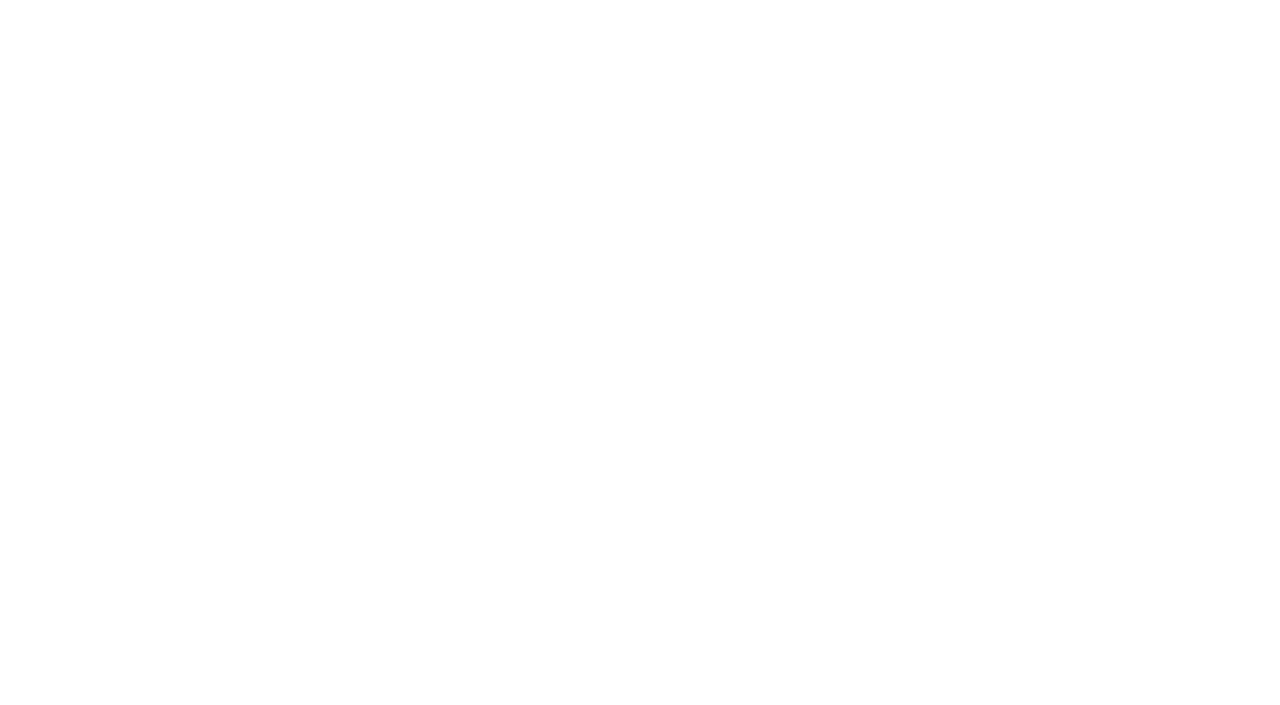
<file: blog.html>
<!DOCTYPE html>
<html lang="en">
<head>
    <meta charset="UTF-8">
    <meta name="viewport" content="width=device-width, initial-scale=1.0">
    <meta http-equiv="X-UA-Compatible" content="ie=edge">
    <title>Edica :: Home</title>
    <link rel="stylesheet" href="assets/vendors/flag-icon-css/css/flag-icon.min.css">
    <link rel="stylesheet" href="assets/vendors/font-awesome/css/all.min.css">
    <link rel="stylesheet" href="assets/vendors/aos/aos.css">
    <link rel="stylesheet" href="assets/css/style.css">
    <script src="assets/vendors/jquery/jquery.min.js"></script>
    <script src="assets/js/loader.js"></script>
</head>
<body>
    <div class="edica-loader"></div>
    <header class="edica-header">
        <div class="container">
            <nav class="navbar navbar-expand-lg navbar-light">
                <a class="navbar-brand" href="index.html"><img src="assets/images/logo.svg" alt="Edica"></a>
                <button class="navbar-toggler d-lg-none" type="button" data-toggle="collapse" data-target="#edicaMainNav" aria-controls="collapsibleNavId" aria-expanded="false" aria-label="Toggle navigation">
                    <span class="navbar-toggler-icon"></span>
                </button>
                <div class="collapse navbar-collapse" id="edicaMainNav">
                    <ul class="navbar-nav mx-auto mt-2 mt-lg-0">
                        <li class="nav-item active">
                            <a class="nav-link" href="index.html">Home <span class="sr-only">(current)</span></a>
                        </li>
                        <li class="nav-item">
                            <a class="nav-link" href="about.html">About</a>
                        </li>
                        <li class="nav-item dropdown">
                            <a class="nav-link dropdown-toggle" href="#" id="blogDropdown" data-toggle="dropdown" aria-haspopup="true" aria-expanded="false">Blog</a>
                            <div class="dropdown-menu" aria-labelledby="blogDropdown">
                                <a class="dropdown-item" href="blog.html">Blog Archive</a>
                                <a class="dropdown-item" href="blog-single.html">Blog Post</a>
                            </div>
                        </li>
                        <li class="nav-item dropdown">
                            <a class="nav-link dropdown-toggle" href="#" id="pagesDropdown" data-toggle="dropdown" aria-haspopup="true" aria-expanded="false">Pages</a>
                            <div class="dropdown-menu" aria-labelledby="pagesDropdown">
                                <a class="dropdown-item" href="404.html">404</a>
                                <a class="dropdown-item" href="coming-soon.html">Coming Soon</a>
                            </div>
                        </li>
                        <li class="nav-item">
                            <a class="nav-link" href="contact.html">Contact</a>
                        </li>
                    </ul>
                    <ul class="navbar-nav mt-2 mt-lg-0">
                        <li class="nav-item">
                            <a class="nav-link" href="#"><span class="flag-icon flag-icon-squared rounded-circle flag-icon-gb"></span> Eng</a>
                        </li>
                        <li class="nav-item">
                            <a class="nav-link" href="#">Download</a>
                        </li>
                    </ul>
                </div>
            </nav>
        </div>
    </header>

    <main class="blog">
        <div class="container">
            <h1 class="edica-page-title" data-aos="fade-up">Blog</h1>
            <section class="featured-posts-section">
                <div class="row">
                    <div class="col-md-4 fetured-post blog-post" data-aos="fade-right">
                        <div class="blog-post-thumbnail-wrapper">
                            <img src="assets/images/blog_1.jpg" alt="blog post">
                        </div>
                        <p class="blog-post-category">Blog post</p>
                        <a href="#!" class="blog-post-permalink">
                            <h6 class="blog-post-title">Front becomes an official Instagram Marketing Partner</h6>
                        </a>
                    </div>
                    <div class="col-md-4 fetured-post blog-post" data-aos="fade-up">
                        <div class="blog-post-thumbnail-wrapper">
                            <img src="assets/images/blog_2.jpg" alt="blog post">
                        </div>
                        <p class="blog-post-category">Blog post</p>
                        <a href="#" class="blog-post-permalink">
                            <h6 class="blog-post-title">Front becomes an official Instagram Marketing Partner</h6>
                        </a>
                    </div>
                    <div class="col-md-4 fetured-post blog-post" data-aos="fade-left">
                        <div class="blog-post-thumbnail-wrapper">
                            <img src="assets/images/blog_3.jpg" alt="blog post">
                        </div>
                        <p class="blog-post-category">Blog post</p>
                        <a href="#" class="blog-post-permalink">
                            <h6 class="blog-post-title">Front becomes an official Instagram Marketing Partner</h6>
                        </a>
                    </div>
                </div>
            </section>
            <div class="row">
                <div class="col-md-8">
                    <section>
                        <div class="row blog-post-row">
                            <div class="col-md-6 blog-post" data-aos="fade-up">
                                <div class="blog-post-thumbnail-wrapper">
                                    <img src="assets/images/blog_4.jpg" alt="blog post">
                                </div>
                                <p class="blog-post-category">Blog post</p>
                                <a href="#!" class="blog-post-permalink">
                                    <h6 class="blog-post-title">Front becomes an official Instagram Marketing Partner</h6>
                                </a>
                            </div>
                            <div class="col-md-6 blog-post" data-aos="fade-up">
                                <div class="blog-post-thumbnail-wrapper">
                                    <img src="assets/images/blog_5.jpg" alt="blog post">
                                </div>
                                <p class="blog-post-category">Blog post</p>
                                <a href="#!" class="blog-post-permalink">
                                    <h6 class="blog-post-title">Front becomes an official Instagram Marketing Partner</h6>
                                </a>
                            </div>
                        </div>
                        <div class="row blog-post-row">
                            <div class="col-md-6 blog-post" data-aos="fade-up">
                                <div class="blog-post-thumbnail-wrapper">
                                    <img src="assets/images/blog_6.jpg" alt="blog post">
                                </div>
                                <p class="blog-post-category">Blog post</p>
                                <a href="#!" class="blog-post-permalink">
                                    <h6 class="blog-post-title">Front becomes an official Instagram Marketing Partner</h6>
                                </a>
                            </div>
                            <div class="col-md-6 blog-post" data-aos="fade-up">
                                <div class="blog-post-thumbnail-wrapper">
                                    <img src="assets/images/blog_7.jpg" alt="blog post">
                                </div>
                                <p class="blog-post-category">Blog post</p>
                                <a href="#!" class="blog-post-permalink">
                                    <h6 class="blog-post-title">Front becomes an official Instagram Marketing Partner</h6>
                                </a>
                            </div>
                        </div>
                        <div class="row blog-post-row">
                            <div class="col-md-6 blog-post" data-aos="fade-up">
                                <div class="blog-post-thumbnail-wrapper">
                                    <img src="assets/images/blog_8.jpg" alt="blog post">
                                </div>
                                <p class="blog-post-category">Blog post</p>
                                <a href="#!" class="blog-post-permalink">
                                    <h6 class="blog-post-title">Front becomes an official Instagram Marketing Partner</h6>
                                </a>
                            </div>
                            <div class="col-md-6 blog-post" data-aos="fade-up">
                                <div class="blog-post-thumbnail-wrapper">
                                    <img src="assets/images/blog_9.jpg" alt="blog post">
                                </div>
                                <p class="blog-post-category">Blog post</p>
                                <a href="#!" class="blog-post-permalink">
                                    <h6 class="blog-post-title">Front becomes an official Instagram Marketing Partner</h6>
                                </a>
                            </div>
                        </div>
                        <div class="row blog-post-row">
                            <div class="col-md-6 blog-post" data-aos="fade-up">
                                <div class="blog-post-thumbnail-wrapper">
                                    <img src="assets/images/blog_10.jpg" alt="blog post">
                                </div>
                                <p class="blog-post-category">Blog post</p>
                                <a href="#!" class="blog-post-permalink">
                                    <h6 class="blog-post-title">Front becomes an official Instagram Marketing Partner</h6>
                                </a>
                            </div>
                            <div class="col-md-6 blog-post" data-aos="fade-up">
                                <div class="blog-post-thumbnail-wrapper">
                                    <img src="assets/images/blog_11.jpg" alt="blog post">
                                </div>
                                <p class="blog-post-category">Blog post</p>
                                <a href="#!" class="blog-post-permalink">
                                    <h6 class="blog-post-title">Front becomes an official Instagram Marketing Partner</h6>
                                </a>
                            </div>
                        </div>
                    </section>
                </div>
                <div class="col-md-4 sidebar" data-aos="fade-left">
                    <div class="widget widget-post-carousel">
                        <h5 class="widget-title">Post Lists</h5>
                        <div class="post-carousel">
                            <div id="carouselId" class="carousel slide" data-ride="carousel">
                                <ol class="carousel-indicators">
                                    <li data-target="#carouselId" data-slide-to="0" class="active"></li>
                                    <li data-target="#carouselId" data-slide-to="1"></li>
                                    <li data-target="#carouselId" data-slide-to="2"></li>
                                </ol>
                                <div class="carousel-inner" role="listbox">
                                    <figure class="carousel-item active">
                                        <img src="assets/images/blog_widget_carousel.jpg" alt="First slide">
                                        <figcaption class="post-title">
                                            <a href="#!">Front becomes an official Instagram Marketing Partner</a>
                                        </figcaption>
                                    </figure>
                                    <figure class="carousel-item">
                                            <img src="assets/images/blog_7.jpg" alt="First slide">
                                            <figcaption class="post-title">
                                                <a href="#!">Front becomes an official Instagram Marketing Partner</a>
                                            </figcaption>
                                    </figure>
                                    <div class="carousel-item">
                                            <img src="assets/images/blog_5.jpg" alt="First slide">
                                            <figcaption class="post-title">
                                                <a href="#!">Front becomes an official Instagram Marketing Partner</a>
                                            </figcaption>
                                    </div>
                                </div>
                            </div>
                        </div>
                    </div>
                    <div class="widget widget-post-list">
                        <h5 class="widget-title">Post List</h5>
                        <ul class="post-list">
                            <li class="post">
                                <a href="#!" class="post-permalink media">
                                    <img src="assets/images/blog_widget_1.jpg" alt="blog post">
                                    <div class="media-body">
                                        <h6 class="post-title">Front becomes an official Instagram Marketing Partner</h6>
                                    </div>
                                </a>
                            </li>
                            <li class="post">
                                <a href="#!" class="post-permalink media">
                                    <img src="assets/images/blog_widget_2.jpg" alt="blog post">
                                    <div class="media-body">
                                        <h6 class="post-title">Front becomes an official Instagram Marketing Partner</h6>
                                    </div>
                                </a>
                            </li>
                            <li class="post">
                                <a href="#!" class="post-permalink media">
                                    <img src="assets/images/blog_widget_3.jpg" alt="blog post">
                                    <div class="media-body">
                                        <h6 class="post-title">Front becomes an official Instagram Marketing Partner</h6>
                                    </div>
                                </a>
                            </li>
                            <li class="post">
                                <a href="#!" class="post-permalink media">
                                    <img src="assets/images/blog_widget_4.jpg" alt="blog post">
                                    <div class="media-body">
                                        <h6 class="post-title">Front becomes an official Instagram Marketing Partner</h6>
                                    </div>
                                </a>
                            </li>
                        </ul>
                    </div>
                    <div class="widget">
                        <h5 class="widget-title">Categories</h5>
                        <img src="assets/images/blog_widget_categories.jpg" alt="categories" class="w-100">
                    </div>
                </div>
            </div>
        </div>

    </main>

    <section class="edica-footer-banner-section">
        <div class="container">
            <div class="footer-banner" data-aos="fade-up">
                <h1 class="banner-title">Download it now.</h1>
                <div class="banner-btns-wrapper">
                    <button class="btn btn-success"> <img src="assets/images/apple@1x.svg" alt="ios" class="mr-2"> App Store</button>
                    <button class="btn btn-success"> <img src="assets/images/android@1x.svg" alt="android" class="mr-2"> Google Play</button>
                </div>
                <p class="banner-text">Add some helper text here to explain the finer details of your <br> product or service.</p>
            </div>
        </div>
    </section>
    <footer class="edica-footer" data-aos="fade-up">
        <div class="container">
            <div class="row footer-widget-area">
                <div class="col-md-3">
                    <a href="index.html" class="footer-brand-wrapper">
                        <img src="assets/images/logo.svg" alt="edica logo">
                    </a>
                    <p class="contact-details">hello@edica.com</p>
                    <p class="contact-details">+23 3000 000 00</p>
                    <nav class="footer-social-links">
                        <a href="#!"><i class="fab fa-facebook-f"></i></a>
                        <a href="#!"><i class="fab fa-twitter"></i></a>
                        <a href="#!"><i class="fab fa-behance"></i></a>
                        <a href="#!"><i class="fab fa-dribbble"></i></a>
                    </nav>
                </div>
                <div class="col-md-3">
                    <nav class="footer-nav">
                        <a href="#!" class="nav-link">Company</a>
                        <a href="#!" class="nav-link">Android App</a>
                        <a href="#!" class="nav-link">ios App</a>
                        <a href="#!" class="nav-link">Blog</a>
                        <a href="#!" class="nav-link">Partners</a>
                        <a href="#!" class="nav-link">Careers</a>
                    </nav>
                </div>
                <div class="col-md-3">
                    <nav class="footer-nav">
                        <a href="#!" class="nav-link">FAQ</a>
                        <a href="#!" class="nav-link">Reporting</a>
                        <a href="#!" class="nav-link">Block Storage</a>
                        <a href="#!" class="nav-link">Tools & Integrations</a>
                        <a href="#!" class="nav-link">API</a>
                        <a href="#!" class="nav-link">Pricing</a>
                    </nav>
                </div>
                <div class="col-md-3">
                    <div class="dropdown footer-country-dropdown">
                        <button class="btn btn-secondary dropdown-toggle" type="button" id="footerCountryDropdown" data-toggle="dropdown" aria-haspopup="true" aria-expanded="false">
                            <span class="flag-icon flag-icon-gb flag-icon-squared"></span> United Kingdom <i class="fas fa-chevron-down ml-2"></i>
                        </button>
                        <div class="dropdown-menu" aria-labelledby="footerCountryDropdown">
                            <button class="dropdown-item" href="#">
                                <span class="flag-icon flag-icon-us flag-icon-squared"></span> United States
                            </button>
                            <button class="dropdown-item" href="#">
                                <span class="flag-icon flag-icon-au flag-icon-squared"></span> Australia
                            </button>
                        </div>
                    </div>
                </div>
            </div>
            <div class="footer-bottom-content">
                <nav class="nav footer-bottom-nav">
                    <a href="#!">Privacy & Policy</a>
                    <a href="#!">Terms</a>
                    <a href="#!">Site Map</a>
                </nav>
                <p class="mb-0">© Edica. 2020 <a href="https://www.bootstrapdash.com" target="_blank" rel="noopener noreferrer" class="text-reset">bootstrapdash</a> . All rights reserved.</p>
            </div>
        </div>
    </footer>
    <script src="assets/vendors/popper.js/popper.min.js"></script>
    <script src="assets/vendors/bootstrap/dist/js/bootstrap.min.js"></script>
    <script src="assets/vendors/aos/aos.js"></script>
    <script src="assets/js/main.js"></script>
    <script>
        AOS.init({
            duration: 1000
        });
      </script>
</body>

</html>
</file>
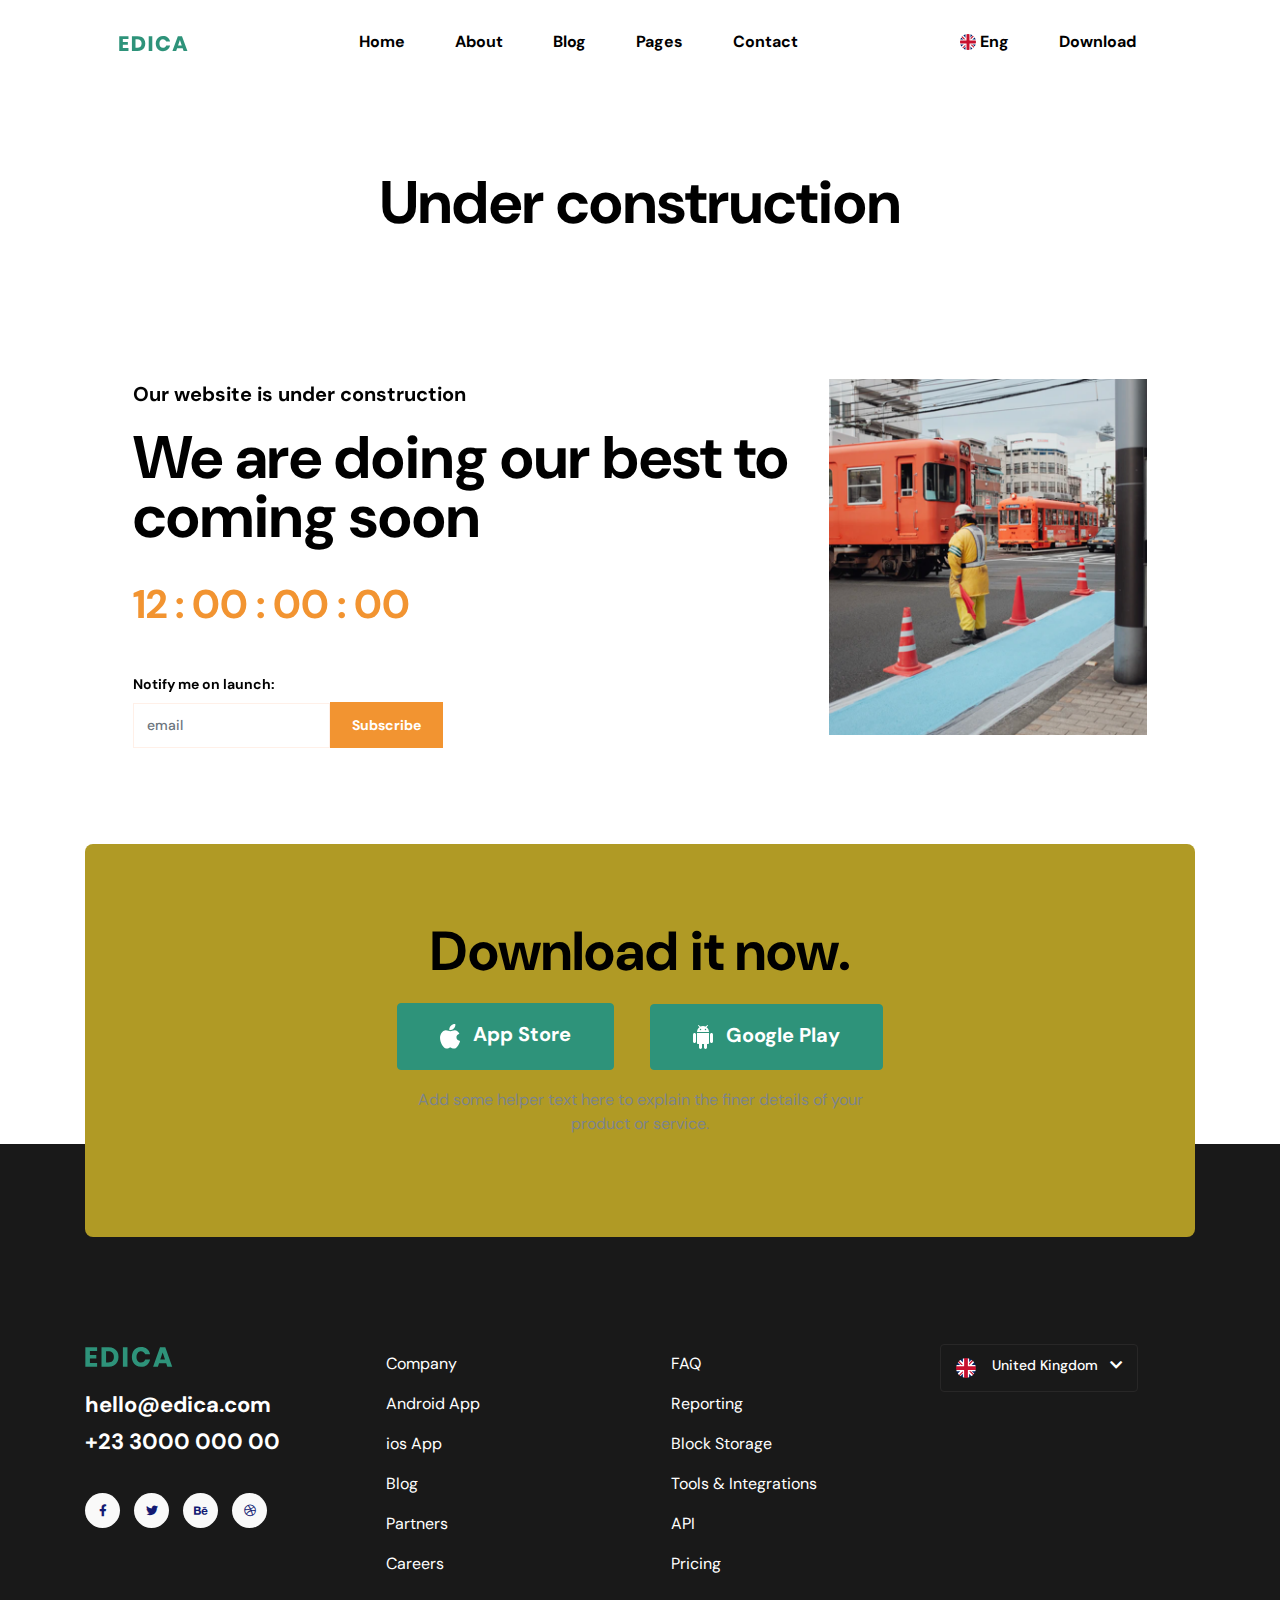
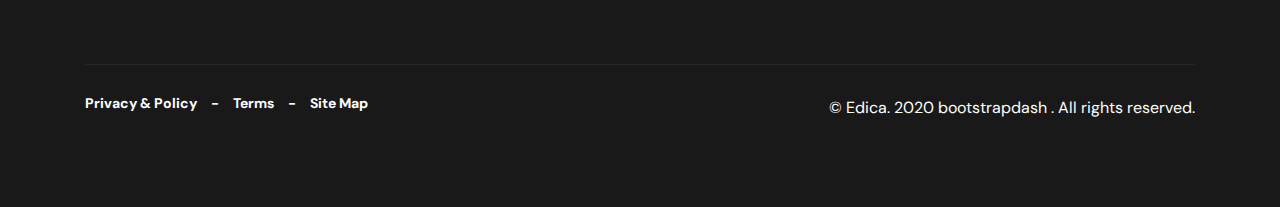
<file: coming-soon.html>
<!DOCTYPE html>
<html lang="en">
<head>
    <meta charset="UTF-8">
    <meta name="viewport" content="width=device-width, initial-scale=1.0">
    <meta http-equiv="X-UA-Compatible" content="ie=edge">
    <title>Edica :: Home</title>
    <link rel="stylesheet" href="assets/vendors/flag-icon-css/css/flag-icon.min.css">
    <link rel="stylesheet" href="assets/vendors/font-awesome/css/all.min.css">
    <link rel="stylesheet" href="assets/vendors/aos/aos.css">
    <link rel="stylesheet" href="assets/css/style.css">
    <script src="assets/vendors/jquery/jquery.min.js"></script>
    <script src="assets/js/loader.js"></script>
</head>
<body>
    <div class="edica-loader"></div>
    <header class="edica-header">
        <div class="container">
            <nav class="navbar navbar-expand-lg navbar-light">
                <a class="navbar-brand" href="index.html"><img src="assets/images/logo.svg" alt="Edica"></a>
                <button class="navbar-toggler d-lg-none" type="button" data-toggle="collapse" data-target="#edicaMainNav" aria-controls="collapsibleNavId" aria-expanded="false" aria-label="Toggle navigation">
                    <span class="navbar-toggler-icon"></span>
                </button>
                <div class="collapse navbar-collapse" id="edicaMainNav">
                    <ul class="navbar-nav mx-auto mt-2 mt-lg-0">
                        <li class="nav-item active">
                            <a class="nav-link" href="index.html">Home <span class="sr-only">(current)</span></a>
                        </li>
                        <li class="nav-item">
                            <a class="nav-link" href="about.html">About</a>
                        </li>
                        <li class="nav-item dropdown">
                            <a class="nav-link dropdown-toggle" href="#" id="blogDropdown" data-toggle="dropdown" aria-haspopup="true" aria-expanded="false">Blog</a>
                            <div class="dropdown-menu" aria-labelledby="blogDropdown">
                                <a class="dropdown-item" href="blog.html">Blog Archive</a>
                                <a class="dropdown-item" href="blog-single.html">Blog Post</a>
                            </div>
                        </li>
                        <li class="nav-item dropdown">
                            <a class="nav-link dropdown-toggle" href="#" id="pagesDropdown" data-toggle="dropdown" aria-haspopup="true" aria-expanded="false">Pages</a>
                            <div class="dropdown-menu" aria-labelledby="pagesDropdown">
                                <a class="dropdown-item" href="404.html">404</a>
                                <a class="dropdown-item" href="coming-soon.html">Coming Soon</a>
                            </div>
                        </li>
                        <li class="nav-item">
                            <a class="nav-link" href="contact.html">Contact</a>
                        </li>
                    </ul>
                    <ul class="navbar-nav mt-2 mt-lg-0">
                        <li class="nav-item">
                            <a class="nav-link" href="#"><span class="flag-icon flag-icon-squared rounded-circle flag-icon-gb"></span> Eng</a>
                        </li>
                        <li class="nav-item">
                            <a class="nav-link" href="#">Download</a>
                        </li>
                    </ul>
                </div>
            </nav>
        </div>
    </header>

    <main>
        <div class="container">
            <div class="row">
                <div class="col-lg-11 mx-auto">
                    <h1 class="edica-page-title" data-aos="fade-up">Under construction</h1>
                    <section class="edica-coming-soon py-5 mb-5">
                        <div class="row">
                            <div class="col-md-8">
                                <h6 class="comimg-soon-subtitle" data-aos="fade-up">Our website is under construction</h6>
                                <h2 class="coming-soon-title" data-aos="fade-up" data-aos-delay="100">We are doing our best to coming soon</h2>
                                <div class="counter" data-aos="fade-up" data-aos-delay="200">
                                    <span class="days" id="days">12</span> :
                                    <span class="hours" id="hours">00</span> :
                                    <span class="minutes" id="minutes">00</span> :
                                    <span class="seconds" id="seconds">00</span> 
                                </div>
                                <h6 class="subscription-title" data-aos="fade-up" data-aos-delay="300" data-aos-anchor-placement="center-bottom">Notify me on launch:</h6>
                                <form class="form-inline subscription-form" data-aos="fade-up" data-aos-delay="400" data-aos-anchor-placement="center-bottom">
                                    <div class="form-group">
                                        <label for="email" class="sr-only">email</label>
                                        <input type="email" name="email" id="email" class="form-control" placeholder="email">
                                    </div>
                                    <button type="submit" class="btn btn-warning">Subscribe</button>
                                </form>
                            </div>
                            <div class="col-md-4" data-aos="fade-left">
                                <img src="assets/images/Under construction.png" alt="coming soon" class="img-fluid">
                            </div>
                        </div>
                    </section>
                    
                </div>
            </div>
        </div>
    </main>

    <section class="edica-footer-banner-section">
        <div class="container">
            <div class="footer-banner">
                <h1 class="banner-title">Download it now.</h1>
                <div class="banner-btns-wrapper">
                    <button class="btn btn-success"> <img src="assets/images/apple@1x.svg" alt="ios" class="mr-2"> App Store</button>
                    <button class="btn btn-success"> <img src="assets/images/android@1x.svg" alt="android" class="mr-2"> Google Play</button>
                </div>
                <p class="banner-text">Add some helper text here to explain the finer details of your <br> product or service.</p>
            </div>
        </div>
    </section>
    <footer class="edica-footer">
        <div class="container">
            <div class="row footer-widget-area">
                <div class="col-md-3">
                    <a href="index.html" class="footer-brand-wrapper">
                        <img src="assets/images/logo.svg" alt="edica logo">
                    </a>
                    <p class="contact-details">hello@edica.com</p>
                    <p class="contact-details">+23 3000 000 00</p>
                    <nav class="footer-social-links">
                        <a href="#!"><i class="fab fa-facebook-f"></i></a>
                        <a href="#!"><i class="fab fa-twitter"></i></a>
                        <a href="#!"><i class="fab fa-behance"></i></a>
                        <a href="#!"><i class="fab fa-dribbble"></i></a>
                    </nav>
                </div>
                <div class="col-md-3">
                    <nav class="footer-nav">
                        <a href="#!" class="nav-link">Company</a>
                        <a href="#!" class="nav-link">Android App</a>
                        <a href="#!" class="nav-link">ios App</a>
                        <a href="#!" class="nav-link">Blog</a>
                        <a href="#!" class="nav-link">Partners</a>
                        <a href="#!" class="nav-link">Careers</a>
                    </nav>
                </div>
                <div class="col-md-3">
                    <nav class="footer-nav">
                        <a href="#!" class="nav-link">FAQ</a>
                        <a href="#!" class="nav-link">Reporting</a>
                        <a href="#!" class="nav-link">Block Storage</a>
                        <a href="#!" class="nav-link">Tools & Integrations</a>
                        <a href="#!" class="nav-link">API</a>
                        <a href="#!" class="nav-link">Pricing</a>
                    </nav>
                </div>
                <div class="col-md-3">
                    <div class="dropdown footer-country-dropdown">
                        <button class="btn btn-secondary dropdown-toggle" type="button" id="footerCountryDropdown" data-toggle="dropdown" aria-haspopup="true" aria-expanded="false">
                            <span class="flag-icon flag-icon-gb flag-icon-squared"></span> United Kingdom <i class="fas fa-chevron-down ml-2"></i>
                        </button>
                        <div class="dropdown-menu" aria-labelledby="footerCountryDropdown">
                            <button class="dropdown-item" href="#">
                                <span class="flag-icon flag-icon-us flag-icon-squared"></span> United States
                            </button>
                            <button class="dropdown-item" href="#">
                                <span class="flag-icon flag-icon-au flag-icon-squared"></span> Australia
                            </button>
                        </div>
                    </div>
                </div>
            </div>
            <div class="footer-bottom-content">
                <nav class="nav footer-bottom-nav">
                    <a href="#!">Privacy & Policy</a>
                    <a href="#!">Terms</a>
                    <a href="#!">Site Map</a>
                </nav>
                <p class="mb-0">© Edica. 2020 <a href="https://www.bootstrapdash.com" target="_blank" rel="noopener noreferrer" class="text-reset">bootstrapdash</a> . All rights reserved.</p>
            </div>
        </div>
    </footer>
    <script src="assets/vendors/popper.js/popper.min.js"></script>
    <script src="assets/vendors/bootstrap/dist/js/bootstrap.min.js"></script>
    <script src="assets/vendors/aos/aos.js"></script>
    <script src="assets/js/main.js"></script>
    <script src="assets/js/timer.js"></script>
    <script>
        AOS.init({
            duration: 2000
        });
      </script>
</body>

</html>
</file>
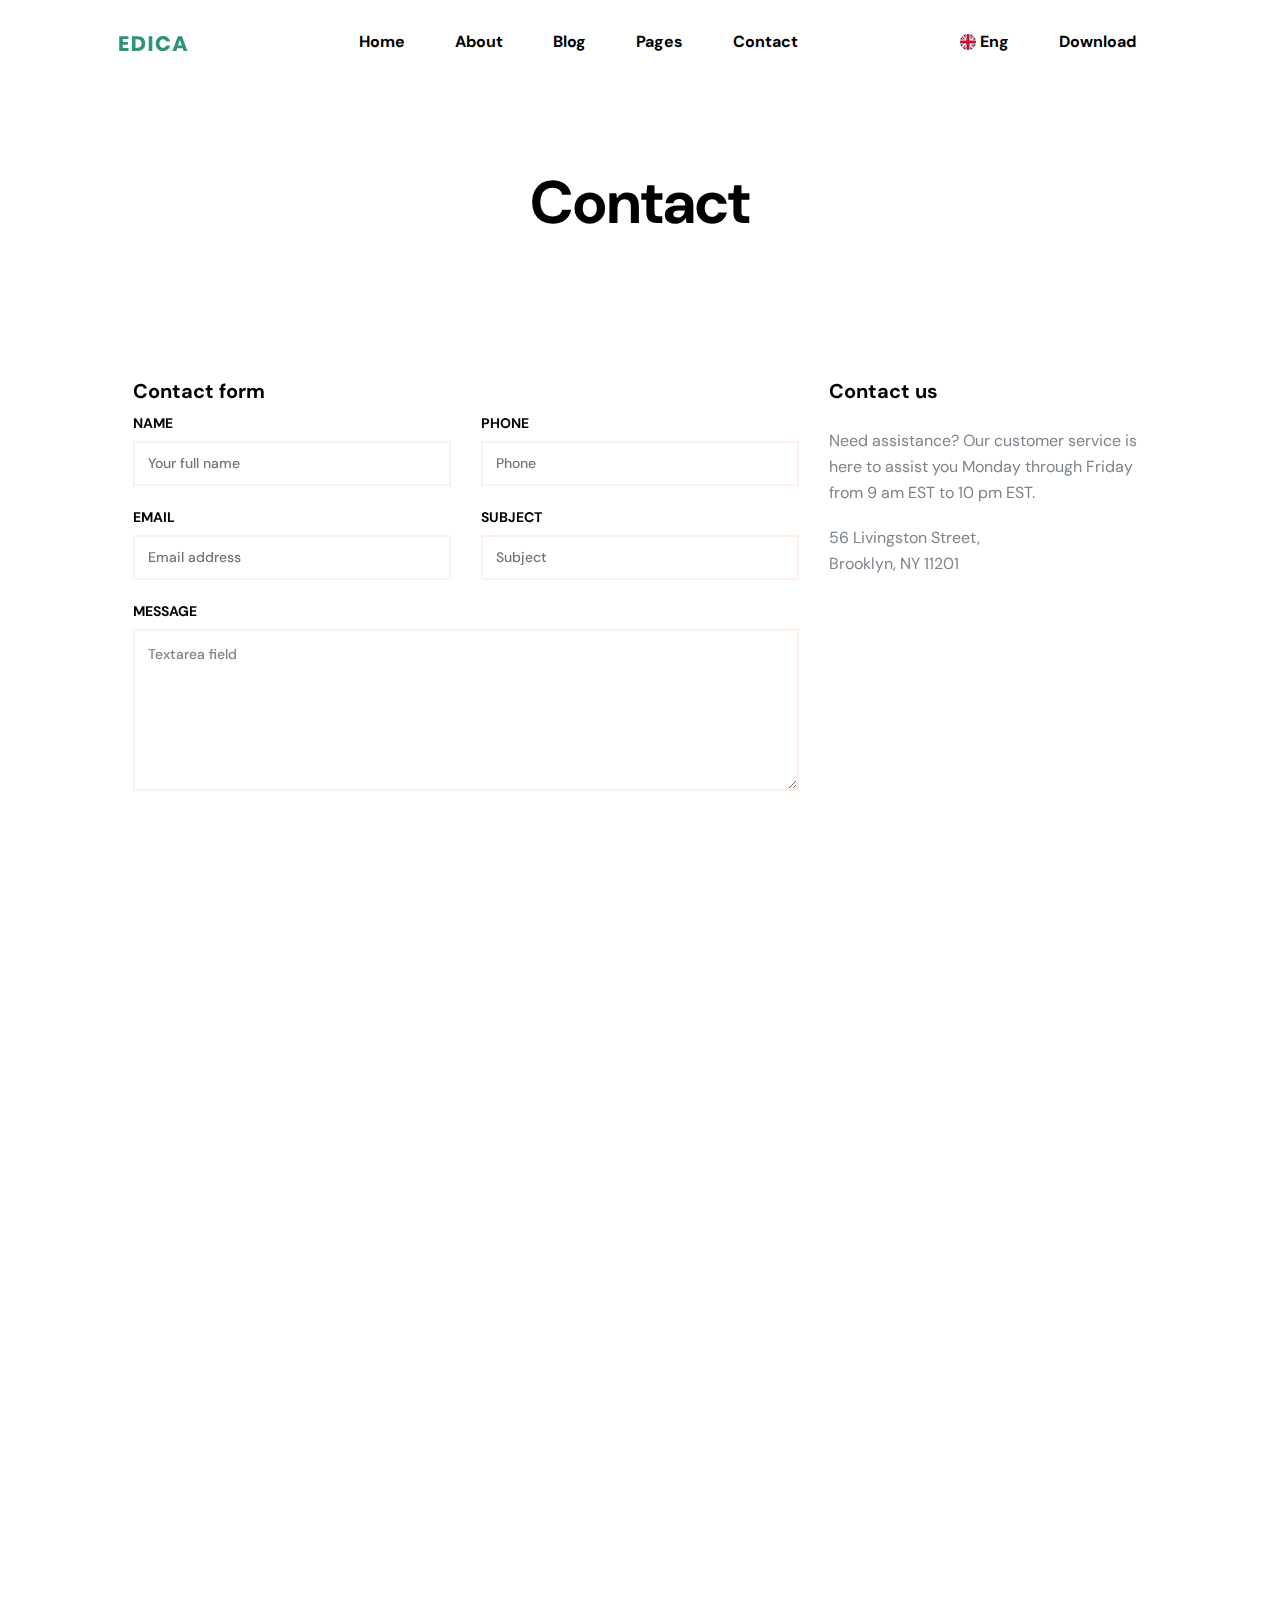
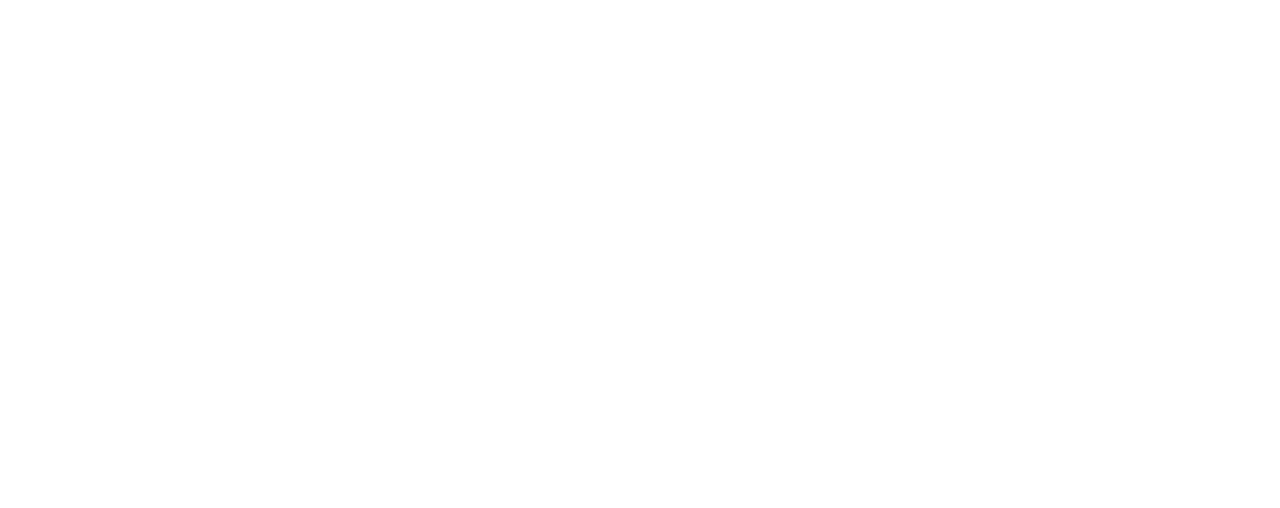
<file: contact.html>
<!DOCTYPE html>
<html lang="en">
<head>
    <meta charset="UTF-8">
    <meta name="viewport" content="width=device-width, initial-scale=1.0">
    <meta http-equiv="X-UA-Compatible" content="ie=edge">
    <title>Edica :: Home</title>
    <link rel="stylesheet" href="assets/vendors/flag-icon-css/css/flag-icon.min.css">
    <link rel="stylesheet" href="assets/vendors/font-awesome/css/all.min.css">
    <link rel="stylesheet" href="assets/vendors/aos/aos.css">
    <link rel="stylesheet" href="assets/css/style.css">
    <script src="assets/vendors/jquery/jquery.min.js"></script>
    <script src="assets/js/loader.js"></script>
</head>
<body>
    <div class="edica-loader"></div>
    <header class="edica-header">
        <div class="container">
            <nav class="navbar navbar-expand-lg navbar-light">
                <a class="navbar-brand" href="index.html"><img src="assets/images/logo.svg" alt="Edica"></a>
                <button class="navbar-toggler d-lg-none" type="button" data-toggle="collapse" data-target="#edicaMainNav" aria-controls="collapsibleNavId" aria-expanded="false" aria-label="Toggle navigation">
                    <span class="navbar-toggler-icon"></span>
                </button>
                <div class="collapse navbar-collapse" id="edicaMainNav">
                    <ul class="navbar-nav mx-auto mt-2 mt-lg-0">
                        <li class="nav-item active">
                            <a class="nav-link" href="index.html">Home <span class="sr-only">(current)</span></a>
                        </li>
                        <li class="nav-item">
                            <a class="nav-link" href="about.html">About</a>
                        </li>
                        <li class="nav-item dropdown">
                            <a class="nav-link dropdown-toggle" href="#" id="blogDropdown" data-toggle="dropdown" aria-haspopup="true" aria-expanded="false">Blog</a>
                            <div class="dropdown-menu" aria-labelledby="blogDropdown">
                                <a class="dropdown-item" href="blog.html">Blog Archive</a>
                                <a class="dropdown-item" href="blog-single.html">Blog Post</a>
                            </div>
                        </li>
                        <li class="nav-item dropdown">
                            <a class="nav-link dropdown-toggle" href="#" id="pagesDropdown" data-toggle="dropdown" aria-haspopup="true" aria-expanded="false">Pages</a>
                            <div class="dropdown-menu" aria-labelledby="pagesDropdown">
                                <a class="dropdown-item" href="404.html">404</a>
                                <a class="dropdown-item" href="coming-soon.html">Coming Soon</a>
                            </div>
                        </li>
                        <li class="nav-item">
                            <a class="nav-link" href="contact.html">Contact</a>
                        </li>
                    </ul>
                    <ul class="navbar-nav mt-2 mt-lg-0">
                        <li class="nav-item">
                            <a class="nav-link" href="#"><span class="flag-icon flag-icon-squared rounded-circle flag-icon-gb"></span> Eng</a>
                        </li>
                        <li class="nav-item">
                            <a class="nav-link" href="#">Download</a>
                        </li>
                    </ul>
                </div>
            </nav>
        </div>
    </header>

    <main>
        <div class="container">
            <div class="row">
                <div class="col-lg-11 mx-auto">
                    <h1 class="edica-page-title" data-aos="fade-up">Contact</h1>
                    <section class="edica-contact py-5 mb-5">
                        <div class="row">
                            <div class="col-md-8 contact-form-wrapper">
                                <h5 data-aos="fade-up">Contact form</h5>
                                <div class="row">
                                    <div class="form-group col-md-6" data-aos="fade-up">
                                        <label for="name">NAME</label>
                                        <input type="text" class="form-control" id="name" name="name" placeholder="Your full name">
                                    </div>
                                    <div class="form-group col-md-6" data-aos="fade-up">
                                        <label for="phone">PHONE</label>
                                        <input type="text" class="form-control" id="phone" name="phone" placeholder="Phone">
                                    </div>
                                </div>
                                <div class="row">
                                    <div class="form-group col-md-6" data-aos="fade-up" data-aos-delay="100">
                                        <label for="email">EMAIL</label>
                                        <input type="email" class="form-control" id="email" name="email" placeholder="Email address">
                                    </div>
                                    <div class="form-group col-md-6" data-aos="fade-up" data-aos-delay="100">
                                        <label for="subject">SUBJECT</label>
                                        <input type="text" class="form-control" id="subject" name="subject" placeholder="Subject">
                                    </div>
                                </div>
                                <div class="row">
                                    <div class="form-group col-12" data-aos="fade-up" data-aos-delay="200">
                                        <label for="message">MESSAGE</label>
                                        <textarea name="message" id="message" rows="9" class="form-control">Textarea field</textarea>
                                    </div>
                                </div>
                                <button type="submit" class="btn btn-warning btn-lg" data-aos="fade-up" data-aos-delay="300">Send Message</button>
                            </div>
                            <div class="col-md-4 contact-sidebar" data-aos="fade-left">
                                <h5>Contact us</h5>
                                <p>Need assistance? Our customer service is here to assist you Monday through Friday from 9 am EST to 10 pm EST.</p>
                                <p>56 Livingston Street,<br> Brooklyn, NY 11201</p>
                                <div class="embed-responsive embed-responsive-1by1 contact-map">
                                    <iframe src="https://www.google.com/maps/embed?pb=!1m18!1m12!1m3!1d12090.496282731767!2d-73.98517381282224!3d40.74829681924569!2m3!1f0!2f0!3f0!3m2!1i1024!2i768!4f13.1!3m3!1m2!1s0x89c259041366262b%3A0xfdac298467953648!2sMurray%20Hill%2C%20New%20York%2C%20NY%2C%20USA!5e0!3m2!1sen!2sin!4v1588137209658!5m2!1sen!2sin" width="600" height="450" frameborder="0" style="border:0;" allowfullscreen="" aria-hidden="false" tabindex="0"></iframe>
                                </div>
                            </div>
                        </div>
                    </section>
                </div>
            </div>
        </div>
    </main>

    <section class="edica-footer-banner-section">
        <div class="container">
            <div class="footer-banner" data-aos="fade-up">
                <h1 class="banner-title">Download it now.</h1>
                <div class="banner-btns-wrapper">
                    <button class="btn btn-success"> <img src="assets/images/apple@1x.svg" alt="ios" class="mr-2"> App Store</button>
                    <button class="btn btn-success"> <img src="assets/images/android@1x.svg" alt="android" class="mr-2"> Google Play</button>
                </div>
                <p class="banner-text">Add some helper text here to explain the finer details of your <br> product or service.</p>
            </div>
        </div>
    </section>
    <footer class="edica-footer" data-aos="fade-up">
        <div class="container">
            <div class="row footer-widget-area">
                <div class="col-md-3">
                    <a href="index.html" class="footer-brand-wrapper">
                        <img src="assets/images/logo.svg" alt="edica logo">
                    </a>
                    <p class="contact-details">hello@edica.com</p>
                    <p class="contact-details">+23 3000 000 00</p>
                    <nav class="footer-social-links">
                        <a href="#!"><i class="fab fa-facebook-f"></i></a>
                        <a href="#!"><i class="fab fa-twitter"></i></a>
                        <a href="#!"><i class="fab fa-behance"></i></a>
                        <a href="#!"><i class="fab fa-dribbble"></i></a>
                    </nav>
                </div>
                <div class="col-md-3">
                    <nav class="footer-nav">
                        <a href="#!" class="nav-link">Company</a>
                        <a href="#!" class="nav-link">Android App</a>
                        <a href="#!" class="nav-link">ios App</a>
                        <a href="#!" class="nav-link">Blog</a>
                        <a href="#!" class="nav-link">Partners</a>
                        <a href="#!" class="nav-link">Careers</a>
                    </nav>
                </div>
                <div class="col-md-3">
                    <nav class="footer-nav">
                        <a href="#!" class="nav-link">FAQ</a>
                        <a href="#!" class="nav-link">Reporting</a>
                        <a href="#!" class="nav-link">Block Storage</a>
                        <a href="#!" class="nav-link">Tools & Integrations</a>
                        <a href="#!" class="nav-link">API</a>
                        <a href="#!" class="nav-link">Pricing</a>
                    </nav>
                </div>
                <div class="col-md-3">
                    <div class="dropdown footer-country-dropdown">
                        <button class="btn btn-secondary dropdown-toggle" type="button" id="footerCountryDropdown" data-toggle="dropdown" aria-haspopup="true" aria-expanded="false">
                            <span class="flag-icon flag-icon-gb flag-icon-squared"></span> United Kingdom <i class="fas fa-chevron-down ml-2"></i>
                        </button>
                        <div class="dropdown-menu" aria-labelledby="footerCountryDropdown">
                            <button class="dropdown-item" href="#">
                                <span class="flag-icon flag-icon-us flag-icon-squared"></span> United States
                            </button>
                            <button class="dropdown-item" href="#">
                                <span class="flag-icon flag-icon-au flag-icon-squared"></span> Australia
                            </button>
                        </div>
                    </div>
                </div>
            </div>
            <div class="footer-bottom-content">
                <nav class="nav footer-bottom-nav">
                    <a href="#!">Privacy & Policy</a>
                    <a href="#!">Terms</a>
                    <a href="#!">Site Map</a>
                </nav>
                <p class="mb-0">© Edica. 2020 <a href="https://www.bootstrapdash.com" target="_blank" rel="noopener noreferrer" class="text-reset">bootstrapdash</a> . All rights reserved.</p>
            </div>
        </div>
    </footer>
    <script src="assets/vendors/popper.js/popper.min.js"></script>
    <script src="assets/vendors/bootstrap/dist/js/bootstrap.min.js"></script>
    <script src="assets/vendors/aos/aos.js"></script>
    <script src="assets/js/main.js"></script>
    <script>
        AOS.init({
            duration: 2000
        });
      </script>
</body>

</html>
</file>
<file: assets/vendors/flag-icon-css/assets/docs.css>
body {
  font-weight: 300;
  -webkit-font-smoothing: antialiased;
}
h1,
h2,
h3,
h4,
h5,
h6 {
  font-weight: 300;
}
.flag-wrapper {
  width: 100%;
  display: inline-block;
  position: relative;
  box-shadow: 0 0 2px black;
  overflow: hidden;
  margin-bottom: 20px;
}
.flag-wrapper:after {
  padding-top: 75%;
  /* ratio */
  display: block;
  content: '';
}
.flag-wrapper .flag {
  position: absolute;
  top: 0;
  bottom: 0;
  right: 0;
  left: 0;
  width: 100%;
  height: 100%;
  background-size: cover;
}
.no-wrap {
  white-space: nowrap;
  margin-bottom: 8px;
  overflow: hidden;
}
.all-flags .flag-icon-background {
  cursor: pointer;
}
.jumbotron {
  position: relative;
  font-size: 16px;
  color: #fff;
  color: rgba(255, 255, 255, 0.75);
  text-align: center;
  border-radius: 0;
  padding-bottom: 80px;
  background: linear-gradient(to right, #0d6632, #f4c01a);
}
.jumbotron h1 {
  margin-bottom: 15px;
  font-weight: 300;
  letter-spacing: -1px;
  color: #fff;
}
.jumbotron iframe {
  width: 100px!important;
  height: 20px!important;
  border: none;
  overflow: hidden;
  margin: 2px;
}
.jumbotron p a,
.jumbotron .jumbotron-links a {
  font-weight: 500;
  color: #fff;
}
.jumbotron .jumbotron-links {
  margin-top: 15px;
  margin-bottom: 0;
  padding-left: 0;
  list-style: none;
  font-size: 14px;
}
.jumbotron .jumbotron-links li {
  display: inline;
}
.jumbotron .jumbotron-links li + li {
  margin-left: 20px;
}
.jumbotron .bottom {
  position: absolute;
  bottom: 0;
  left: 0;
  right: 0;
  padding: 18px;
  background-color: rgba(0, 0, 0, 0.2);
}
.btn-outline {
  margin-top: 15px;
  margin-bottom: 15px;
  padding: 18px 24px;
  font-size: inherit;
  font-weight: 500;
  color: #fff;
  /* redeclare to override the `.jumbotron a` */
  background-color: transparent;
  border-color: #fff;
  border-color: rgba(255, 255, 255, 0.5);
  transition: all 0.1s ease-in-out;
}
.btn-outline:hover,
.btn-outline:active {
  color: #0d6632;
  background-color: #fff;
  border-color: #fff;
}
.how-to {
  padding: 20px;
}
.how-to h2 {
  text-align: center;
}
.how-to li {
  font-size: 21px;
  line-height: 1.7;
  margin-top: 20px;
}
.how-to li p {
  font-size: 16px;
  color: #555;
}
.how-to code {
  font-size: 85%;
  word-wrap: break-word;
  white-space: normal;
}
footer {
  text-align: center;
  opacity: 0.8;
  padding: 50px;
  background: linear-gradient(to right, #f4c01a, #0d6632);
}
footer a {
  color: #fff;
}
footer a:hover {
  color: #fff;
}
.links {
  margin: 0;
  list-style: none;
  padding-left: 0;
}
.links li {
  display: inline;
  padding: 0 10px;
}
</file>
<file: assets/vendors/flag-icon-css/css/flag-icon.css>
.flag-icon-background {
  background-size: contain;
  background-position: 50%;
  background-repeat: no-repeat;
}
.flag-icon {
  background-size: contain;
  background-position: 50%;
  background-repeat: no-repeat;
  position: relative;
  display: inline-block;
  width: 1.33333333em;
  line-height: 1em;
}
.flag-icon:before {
  content: "\00a0";
}
.flag-icon.flag-icon-squared {
  width: 1em;
}
.flag-icon-ad {
  background-image: url(../flags/4x3/ad.svg);
}
.flag-icon-ad.flag-icon-squared {
  background-image: url(../flags/1x1/ad.svg);
}
.flag-icon-ae {
  background-image: url(../flags/4x3/ae.svg);
}
.flag-icon-ae.flag-icon-squared {
  background-image: url(../flags/1x1/ae.svg);
}
.flag-icon-af {
  background-image: url(../flags/4x3/af.svg);
}
.flag-icon-af.flag-icon-squared {
  background-image: url(../flags/1x1/af.svg);
}
.flag-icon-ag {
  background-image: url(../flags/4x3/ag.svg);
}
.flag-icon-ag.flag-icon-squared {
  background-image: url(../flags/1x1/ag.svg);
}
.flag-icon-ai {
  background-image: url(../flags/4x3/ai.svg);
}
.flag-icon-ai.flag-icon-squared {
  background-image: url(../flags/1x1/ai.svg);
}
.flag-icon-al {
  background-image: url(../flags/4x3/al.svg);
}
.flag-icon-al.flag-icon-squared {
  background-image: url(../flags/1x1/al.svg);
}
.flag-icon-am {
  background-image: url(../flags/4x3/am.svg);
}
.flag-icon-am.flag-icon-squared {
  background-image: url(../flags/1x1/am.svg);
}
.flag-icon-ao {
  background-image: url(../flags/4x3/ao.svg);
}
.flag-icon-ao.flag-icon-squared {
  background-image: url(../flags/1x1/ao.svg);
}
.flag-icon-aq {
  background-image: url(../flags/4x3/aq.svg);
}
.flag-icon-aq.flag-icon-squared {
  background-image: url(../flags/1x1/aq.svg);
}
.flag-icon-ar {
  background-image: url(../flags/4x3/ar.svg);
}
.flag-icon-ar.flag-icon-squared {
  background-image: url(../flags/1x1/ar.svg);
}
.flag-icon-as {
  background-image: url(../flags/4x3/as.svg);
}
.flag-icon-as.flag-icon-squared {
  background-image: url(../flags/1x1/as.svg);
}
.flag-icon-at {
  background-image: url(../flags/4x3/at.svg);
}
.flag-icon-at.flag-icon-squared {
  background-image: url(../flags/1x1/at.svg);
}
.flag-icon-au {
  background-image: url(../flags/4x3/au.svg);
}
.flag-icon-au.flag-icon-squared {
  background-image: url(../flags/1x1/au.svg);
}
.flag-icon-aw {
  background-image: url(../flags/4x3/aw.svg);
}
.flag-icon-aw.flag-icon-squared {
  background-image: url(../flags/1x1/aw.svg);
}
.flag-icon-ax {
  background-image: url(../flags/4x3/ax.svg);
}
.flag-icon-ax.flag-icon-squared {
  background-image: url(../flags/1x1/ax.svg);
}
.flag-icon-az {
  background-image: url(../flags/4x3/az.svg);
}
.flag-icon-az.flag-icon-squared {
  background-image: url(../flags/1x1/az.svg);
}
.flag-icon-ba {
  background-image: url(../flags/4x3/ba.svg);
}
.flag-icon-ba.flag-icon-squared {
  background-image: url(../flags/1x1/ba.svg);
}
.flag-icon-bb {
  background-image: url(../flags/4x3/bb.svg);
}
.flag-icon-bb.flag-icon-squared {
  background-image: url(../flags/1x1/bb.svg);
}
.flag-icon-bd {
  background-image: url(../flags/4x3/bd.svg);
}
.flag-icon-bd.flag-icon-squared {
  background-image: url(../flags/1x1/bd.svg);
}
.flag-icon-be {
  background-image: url(../flags/4x3/be.svg);
}
.flag-icon-be.flag-icon-squared {
  background-image: url(../flags/1x1/be.svg);
}
.flag-icon-bf {
  background-image: url(../flags/4x3/bf.svg);
}
.flag-icon-bf.flag-icon-squared {
  background-image: url(../flags/1x1/bf.svg);
}
.flag-icon-bg {
  background-image: url(../flags/4x3/bg.svg);
}
.flag-icon-bg.flag-icon-squared {
  background-image: url(../flags/1x1/bg.svg);
}
.flag-icon-bh {
  background-image: url(../flags/4x3/bh.svg);
}
.flag-icon-bh.flag-icon-squared {
  background-image: url(../flags/1x1/bh.svg);
}
.flag-icon-bi {
  background-image: url(../flags/4x3/bi.svg);
}
.flag-icon-bi.flag-icon-squared {
  background-image: url(../flags/1x1/bi.svg);
}
.flag-icon-bj {
  background-image: url(../flags/4x3/bj.svg);
}
.flag-icon-bj.flag-icon-squared {
  background-image: url(../flags/1x1/bj.svg);
}
.flag-icon-bl {
  background-image: url(../flags/4x3/bl.svg);
}
.flag-icon-bl.flag-icon-squared {
  background-image: url(../flags/1x1/bl.svg);
}
.flag-icon-bm {
  background-image: url(../flags/4x3/bm.svg);
}
.flag-icon-bm.flag-icon-squared {
  background-image: url(../flags/1x1/bm.svg);
}
.flag-icon-bn {
  background-image: url(../flags/4x3/bn.svg);
}
.flag-icon-bn.flag-icon-squared {
  background-image: url(../flags/1x1/bn.svg);
}
.flag-icon-bo {
  background-image: url(../flags/4x3/bo.svg);
}
.flag-icon-bo.flag-icon-squared {
  background-image: url(../flags/1x1/bo.svg);
}
.flag-icon-bq {
  background-image: url(../flags/4x3/bq.svg);
}
.flag-icon-bq.flag-icon-squared {
  background-image: url(../flags/1x1/bq.svg);
}
.flag-icon-br {
  background-image: url(../flags/4x3/br.svg);
}
.flag-icon-br.flag-icon-squared {
  background-image: url(../flags/1x1/br.svg);
}
.flag-icon-bs {
  background-image: url(../flags/4x3/bs.svg);
}
.flag-icon-bs.flag-icon-squared {
  background-image: url(../flags/1x1/bs.svg);
}
.flag-icon-bt {
  background-image: url(../flags/4x3/bt.svg);
}
.flag-icon-bt.flag-icon-squared {
  background-image: url(../flags/1x1/bt.svg);
}
.flag-icon-bv {
  background-image: url(../flags/4x3/bv.svg);
}
.flag-icon-bv.flag-icon-squared {
  background-image: url(../flags/1x1/bv.svg);
}
.flag-icon-bw {
  background-image: url(../flags/4x3/bw.svg);
}
.flag-icon-bw.flag-icon-squared {
  background-image: url(../flags/1x1/bw.svg);
}
.flag-icon-by {
  background-image: url(../flags/4x3/by.svg);
}
.flag-icon-by.flag-icon-squared {
  background-image: url(../flags/1x1/by.svg);
}
.flag-icon-bz {
  background-image: url(../flags/4x3/bz.svg);
}
.flag-icon-bz.flag-icon-squared {
  background-image: url(../flags/1x1/bz.svg);
}
.flag-icon-ca {
  background-image: url(../flags/4x3/ca.svg);
}
.flag-icon-ca.flag-icon-squared {
  background-image: url(../flags/1x1/ca.svg);
}
.flag-icon-cc {
  background-image: url(../flags/4x3/cc.svg);
}
.flag-icon-cc.flag-icon-squared {
  background-image: url(../flags/1x1/cc.svg);
}
.flag-icon-cd {
  background-image: url(../flags/4x3/cd.svg);
}
.flag-icon-cd.flag-icon-squared {
  background-image: url(../flags/1x1/cd.svg);
}
.flag-icon-cf {
  background-image: url(../flags/4x3/cf.svg);
}
.flag-icon-cf.flag-icon-squared {
  background-image: url(../flags/1x1/cf.svg);
}
.flag-icon-cg {
  background-image: url(../flags/4x3/cg.svg);
}
.flag-icon-cg.flag-icon-squared {
  background-image: url(../flags/1x1/cg.svg);
}
.flag-icon-ch {
  background-image: url(../flags/4x3/ch.svg);
}
.flag-icon-ch.flag-icon-squared {
  background-image: url(../flags/1x1/ch.svg);
}
.flag-icon-ci {
  background-image: url(../flags/4x3/ci.svg);
}
.flag-icon-ci.flag-icon-squared {
  background-image: url(../flags/1x1/ci.svg);
}
.flag-icon-ck {
  background-image: url(../flags/4x3/ck.svg);
}
.flag-icon-ck.flag-icon-squared {
  background-image: url(../flags/1x1/ck.svg);
}
.flag-icon-cl {
  background-image: url(../flags/4x3/cl.svg);
}
.flag-icon-cl.flag-icon-squared {
  background-image: url(../flags/1x1/cl.svg);
}
.flag-icon-cm {
  background-image: url(../flags/4x3/cm.svg);
}
.flag-icon-cm.flag-icon-squared {
  background-image: url(../flags/1x1/cm.svg);
}
.flag-icon-cn {
  background-image: url(../flags/4x3/cn.svg);
}
.flag-icon-cn.flag-icon-squared {
  background-image: url(../flags/1x1/cn.svg);
}
.flag-icon-co {
  background-image: url(../flags/4x3/co.svg);
}
.flag-icon-co.flag-icon-squared {
  background-image: url(../flags/1x1/co.svg);
}
.flag-icon-cr {
  background-image: url(../flags/4x3/cr.svg);
}
.flag-icon-cr.flag-icon-squared {
  background-image: url(../flags/1x1/cr.svg);
}
.flag-icon-cu {
  background-image: url(../flags/4x3/cu.svg);
}
.flag-icon-cu.flag-icon-squared {
  background-image: url(../flags/1x1/cu.svg);
}
.flag-icon-cv {
  background-image: url(../flags/4x3/cv.svg);
}
.flag-icon-cv.flag-icon-squared {
  background-image: url(../flags/1x1/cv.svg);
}
.flag-icon-cw {
  background-image: url(../flags/4x3/cw.svg);
}
.flag-icon-cw.flag-icon-squared {
  background-image: url(../flags/1x1/cw.svg);
}
.flag-icon-cx {
  background-image: url(../flags/4x3/cx.svg);
}
.flag-icon-cx.flag-icon-squared {
  background-image: url(../flags/1x1/cx.svg);
}
.flag-icon-cy {
  background-image: url(../flags/4x3/cy.svg);
}
.flag-icon-cy.flag-icon-squared {
  background-image: url(../flags/1x1/cy.svg);
}
.flag-icon-cz {
  background-image: url(../flags/4x3/cz.svg);
}
.flag-icon-cz.flag-icon-squared {
  background-image: url(../flags/1x1/cz.svg);
}
.flag-icon-de {
  background-image: url(../flags/4x3/de.svg);
}
.flag-icon-de.flag-icon-squared {
  background-image: url(../flags/1x1/de.svg);
}
.flag-icon-dj {
  background-image: url(../flags/4x3/dj.svg);
}
.flag-icon-dj.flag-icon-squared {
  background-image: url(../flags/1x1/dj.svg);
}
.flag-icon-dk {
  background-image: url(../flags/4x3/dk.svg);
}
.flag-icon-dk.flag-icon-squared {
  background-image: url(../flags/1x1/dk.svg);
}
.flag-icon-dm {
  background-image: url(../flags/4x3/dm.svg);
}
.flag-icon-dm.flag-icon-squared {
  background-image: url(../flags/1x1/dm.svg);
}
.flag-icon-do {
  background-image: url(../flags/4x3/do.svg);
}
.flag-icon-do.flag-icon-squared {
  background-image: url(../flags/1x1/do.svg);
}
.flag-icon-dz {
  background-image: url(../flags/4x3/dz.svg);
}
.flag-icon-dz.flag-icon-squared {
  background-image: url(../flags/1x1/dz.svg);
}
.flag-icon-ec {
  background-image: url(../flags/4x3/ec.svg);
}
.flag-icon-ec.flag-icon-squared {
  background-image: url(../flags/1x1/ec.svg);
}
.flag-icon-ee {
  background-image: url(../flags/4x3/ee.svg);
}
.flag-icon-ee.flag-icon-squared {
  background-image: url(../flags/1x1/ee.svg);
}
.flag-icon-eg {
  background-image: url(../flags/4x3/eg.svg);
}
.flag-icon-eg.flag-icon-squared {
  background-image: url(../flags/1x1/eg.svg);
}
.flag-icon-eh {
  background-image: url(../flags/4x3/eh.svg);
}
.flag-icon-eh.flag-icon-squared {
  background-image: url(../flags/1x1/eh.svg);
}
.flag-icon-er {
  background-image: url(../flags/4x3/er.svg);
}
.flag-icon-er.flag-icon-squared {
  background-image: url(../flags/1x1/er.svg);
}
.flag-icon-es {
  background-image: url(../flags/4x3/es.svg);
}
.flag-icon-es.flag-icon-squared {
  background-image: url(../flags/1x1/es.svg);
}
.flag-icon-et {
  background-image: url(../flags/4x3/et.svg);
}
.flag-icon-et.flag-icon-squared {
  background-image: url(../flags/1x1/et.svg);
}
.flag-icon-fi {
  background-image: url(../flags/4x3/fi.svg);
}
.flag-icon-fi.flag-icon-squared {
  background-image: url(../flags/1x1/fi.svg);
}
.flag-icon-fj {
  background-image: url(../flags/4x3/fj.svg);
}
.flag-icon-fj.flag-icon-squared {
  background-image: url(../flags/1x1/fj.svg);
}
.flag-icon-fk {
  background-image: url(../flags/4x3/fk.svg);
}
.flag-icon-fk.flag-icon-squared {
  background-image: url(../flags/1x1/fk.svg);
}
.flag-icon-fm {
  background-image: url(../flags/4x3/fm.svg);
}
.flag-icon-fm.flag-icon-squared {
  background-image: url(../flags/1x1/fm.svg);
}
.flag-icon-fo {
  background-image: url(../flags/4x3/fo.svg);
}
.flag-icon-fo.flag-icon-squared {
  background-image: url(../flags/1x1/fo.svg);
}
.flag-icon-fr {
  background-image: url(../flags/4x3/fr.svg);
}
.flag-icon-fr.flag-icon-squared {
  background-image: url(../flags/1x1/fr.svg);
}
.flag-icon-ga {
  background-image: url(../flags/4x3/ga.svg);
}
.flag-icon-ga.flag-icon-squared {
  background-image: url(../flags/1x1/ga.svg);
}
.flag-icon-gb {
  background-image: url(../flags/4x3/gb.svg);
}
.flag-icon-gb.flag-icon-squared {
  background-image: url(../flags/1x1/gb.svg);
}
.flag-icon-gd {
  background-image: url(../flags/4x3/gd.svg);
}
.flag-icon-gd.flag-icon-squared {
  background-image: url(../flags/1x1/gd.svg);
}
.flag-icon-ge {
  background-image: url(../flags/4x3/ge.svg);
}
.flag-icon-ge.flag-icon-squared {
  background-image: url(../flags/1x1/ge.svg);
}
.flag-icon-gf {
  background-image: url(../flags/4x3/gf.svg);
}
.flag-icon-gf.flag-icon-squared {
  background-image: url(../flags/1x1/gf.svg);
}
.flag-icon-gg {
  background-image: url(../flags/4x3/gg.svg);
}
.flag-icon-gg.flag-icon-squared {
  background-image: url(../flags/1x1/gg.svg);
}
.flag-icon-gh {
  background-image: url(../flags/4x3/gh.svg);
}
.flag-icon-gh.flag-icon-squared {
  background-image: url(../flags/1x1/gh.svg);
}
.flag-icon-gi {
  background-image: url(../flags/4x3/gi.svg);
}
.flag-icon-gi.flag-icon-squared {
  background-image: url(../flags/1x1/gi.svg);
}
.flag-icon-gl {
  background-image: url(../flags/4x3/gl.svg);
}
.flag-icon-gl.flag-icon-squared {
  background-image: url(../flags/1x1/gl.svg);
}
.flag-icon-gm {
  background-image: url(../flags/4x3/gm.svg);
}
.flag-icon-gm.flag-icon-squared {
  background-image: url(../flags/1x1/gm.svg);
}
.flag-icon-gn {
  background-image: url(../flags/4x3/gn.svg);
}
.flag-icon-gn.flag-icon-squared {
  background-image: url(../flags/1x1/gn.svg);
}
.flag-icon-gp {
  background-image: url(../flags/4x3/gp.svg);
}
.flag-icon-gp.flag-icon-squared {
  background-image: url(../flags/1x1/gp.svg);
}
.flag-icon-gq {
  background-image: url(../flags/4x3/gq.svg);
}
.flag-icon-gq.flag-icon-squared {
  background-image: url(../flags/1x1/gq.svg);
}
.flag-icon-gr {
  background-image: url(../flags/4x3/gr.svg);
}
.flag-icon-gr.flag-icon-squared {
  background-image: url(../flags/1x1/gr.svg);
}
.flag-icon-gs {
  background-image: url(../flags/4x3/gs.svg);
}
.flag-icon-gs.flag-icon-squared {
  background-image: url(../flags/1x1/gs.svg);
}
.flag-icon-gt {
  background-image: url(../flags/4x3/gt.svg);
}
.flag-icon-gt.flag-icon-squared {
  background-image: url(../flags/1x1/gt.svg);
}
.flag-icon-gu {
  background-image: url(../flags/4x3/gu.svg);
}
.flag-icon-gu.flag-icon-squared {
  background-image: url(../flags/1x1/gu.svg);
}
.flag-icon-gw {
  background-image: url(../flags/4x3/gw.svg);
}
.flag-icon-gw.flag-icon-squared {
  background-image: url(../flags/1x1/gw.svg);
}
.flag-icon-gy {
  background-image: url(../flags/4x3/gy.svg);
}
.flag-icon-gy.flag-icon-squared {
  background-image: url(../flags/1x1/gy.svg);
}
.flag-icon-hk {
  background-image: url(../flags/4x3/hk.svg);
}
.flag-icon-hk.flag-icon-squared {
  background-image: url(../flags/1x1/hk.svg);
}
.flag-icon-hm {
  background-image: url(../flags/4x3/hm.svg);
}
.flag-icon-hm.flag-icon-squared {
  background-image: url(../flags/1x1/hm.svg);
}
.flag-icon-hn {
  background-image: url(../flags/4x3/hn.svg);
}
.flag-icon-hn.flag-icon-squared {
  background-image: url(../flags/1x1/hn.svg);
}
.flag-icon-hr {
  background-image: url(../flags/4x3/hr.svg);
}
.flag-icon-hr.flag-icon-squared {
  background-image: url(../flags/1x1/hr.svg);
}
.flag-icon-ht {
  background-image: url(../flags/4x3/ht.svg);
}
.flag-icon-ht.flag-icon-squared {
  background-image: url(../flags/1x1/ht.svg);
}
.flag-icon-hu {
  background-image: url(../flags/4x3/hu.svg);
}
.flag-icon-hu.flag-icon-squared {
  background-image: url(../flags/1x1/hu.svg);
}
.flag-icon-id {
  background-image: url(../flags/4x3/id.svg);
}
.flag-icon-id.flag-icon-squared {
  background-image: url(../flags/1x1/id.svg);
}
.flag-icon-ie {
  background-image: url(../flags/4x3/ie.svg);
}
.flag-icon-ie.flag-icon-squared {
  background-image: url(../flags/1x1/ie.svg);
}
.flag-icon-il {
  background-image: url(../flags/4x3/il.svg);
}
.flag-icon-il.flag-icon-squared {
  background-image: url(../flags/1x1/il.svg);
}
.flag-icon-im {
  background-image: url(../flags/4x3/im.svg);
}
.flag-icon-im.flag-icon-squared {
  background-image: url(../flags/1x1/im.svg);
}
.flag-icon-in {
  background-image: url(../flags/4x3/in.svg);
}
.flag-icon-in.flag-icon-squared {
  background-image: url(../flags/1x1/in.svg);
}
.flag-icon-io {
  background-image: url(../flags/4x3/io.svg);
}
.flag-icon-io.flag-icon-squared {
  background-image: url(../flags/1x1/io.svg);
}
.flag-icon-iq {
  background-image: url(../flags/4x3/iq.svg);
}
.flag-icon-iq.flag-icon-squared {
  background-image: url(../flags/1x1/iq.svg);
}
.flag-icon-ir {
  background-image: url(../flags/4x3/ir.svg);
}
.flag-icon-ir.flag-icon-squared {
  background-image: url(../flags/1x1/ir.svg);
}
.flag-icon-is {
  background-image: url(../flags/4x3/is.svg);
}
.flag-icon-is.flag-icon-squared {
  background-image: url(../flags/1x1/is.svg);
}
.flag-icon-it {
  background-image: url(../flags/4x3/it.svg);
}
.flag-icon-it.flag-icon-squared {
  background-image: url(../flags/1x1/it.svg);
}
.flag-icon-je {
  background-image: url(../flags/4x3/je.svg);
}
.flag-icon-je.flag-icon-squared {
  background-image: url(../flags/1x1/je.svg);
}
.flag-icon-jm {
  background-image: url(../flags/4x3/jm.svg);
}
.flag-icon-jm.flag-icon-squared {
  background-image: url(../flags/1x1/jm.svg);
}
.flag-icon-jo {
  background-image: url(../flags/4x3/jo.svg);
}
.flag-icon-jo.flag-icon-squared {
  background-image: url(../flags/1x1/jo.svg);
}
.flag-icon-jp {
  background-image: url(../flags/4x3/jp.svg);
}
.flag-icon-jp.flag-icon-squared {
  background-image: url(../flags/1x1/jp.svg);
}
.flag-icon-ke {
  background-image: url(../flags/4x3/ke.svg);
}
.flag-icon-ke.flag-icon-squared {
  background-image: url(../flags/1x1/ke.svg);
}
.flag-icon-kg {
  background-image: url(../flags/4x3/kg.svg);
}
.flag-icon-kg.flag-icon-squared {
  background-image: url(../flags/1x1/kg.svg);
}
.flag-icon-kh {
  background-image: url(../flags/4x3/kh.svg);
}
.flag-icon-kh.flag-icon-squared {
  background-image: url(../flags/1x1/kh.svg);
}
.flag-icon-ki {
  background-image: url(../flags/4x3/ki.svg);
}
.flag-icon-ki.flag-icon-squared {
  background-image: url(../flags/1x1/ki.svg);
}
.flag-icon-km {
  background-image: url(../flags/4x3/km.svg);
}
.flag-icon-km.flag-icon-squared {
  background-image: url(../flags/1x1/km.svg);
}
.flag-icon-kn {
  background-image: url(../flags/4x3/kn.svg);
}
.flag-icon-kn.flag-icon-squared {
  background-image: url(../flags/1x1/kn.svg);
}
.flag-icon-kp {
  background-image: url(../flags/4x3/kp.svg);
}
.flag-icon-kp.flag-icon-squared {
  background-image: url(../flags/1x1/kp.svg);
}
.flag-icon-kr {
  background-image: url(../flags/4x3/kr.svg);
}
.flag-icon-kr.flag-icon-squared {
  background-image: url(../flags/1x1/kr.svg);
}
.flag-icon-kw {
  background-image: url(../flags/4x3/kw.svg);
}
.flag-icon-kw.flag-icon-squared {
  background-image: url(../flags/1x1/kw.svg);
}
.flag-icon-ky {
  background-image: url(../flags/4x3/ky.svg);
}
.flag-icon-ky.flag-icon-squared {
  background-image: url(../flags/1x1/ky.svg);
}
.flag-icon-kz {
  background-image: url(../flags/4x3/kz.svg);
}
.flag-icon-kz.flag-icon-squared {
  background-image: url(../flags/1x1/kz.svg);
}
.flag-icon-la {
  background-image: url(../flags/4x3/la.svg);
}
.flag-icon-la.flag-icon-squared {
  background-image: url(../flags/1x1/la.svg);
}
.flag-icon-lb {
  background-image: url(../flags/4x3/lb.svg);
}
.flag-icon-lb.flag-icon-squared {
  background-image: url(../flags/1x1/lb.svg);
}
.flag-icon-lc {
  background-image: url(../flags/4x3/lc.svg);
}
.flag-icon-lc.flag-icon-squared {
  background-image: url(../flags/1x1/lc.svg);
}
.flag-icon-li {
  background-image: url(../flags/4x3/li.svg);
}
.flag-icon-li.flag-icon-squared {
  background-image: url(../flags/1x1/li.svg);
}
.flag-icon-lk {
  background-image: url(../flags/4x3/lk.svg);
}
.flag-icon-lk.flag-icon-squared {
  background-image: url(../flags/1x1/lk.svg);
}
.flag-icon-lr {
  background-image: url(../flags/4x3/lr.svg);
}
.flag-icon-lr.flag-icon-squared {
  background-image: url(../flags/1x1/lr.svg);
}
.flag-icon-ls {
  background-image: url(../flags/4x3/ls.svg);
}
.flag-icon-ls.flag-icon-squared {
  background-image: url(../flags/1x1/ls.svg);
}
.flag-icon-lt {
  background-image: url(../flags/4x3/lt.svg);
}
.flag-icon-lt.flag-icon-squared {
  background-image: url(../flags/1x1/lt.svg);
}
.flag-icon-lu {
  background-image: url(../flags/4x3/lu.svg);
}
.flag-icon-lu.flag-icon-squared {
  background-image: url(../flags/1x1/lu.svg);
}
.flag-icon-lv {
  background-image: url(../flags/4x3/lv.svg);
}
.flag-icon-lv.flag-icon-squared {
  background-image: url(../flags/1x1/lv.svg);
}
.flag-icon-ly {
  background-image: url(../flags/4x3/ly.svg);
}
.flag-icon-ly.flag-icon-squared {
  background-image: url(../flags/1x1/ly.svg);
}
.flag-icon-ma {
  background-image: url(../flags/4x3/ma.svg);
}
.flag-icon-ma.flag-icon-squared {
  background-image: url(../flags/1x1/ma.svg);
}
.flag-icon-mc {
  background-image: url(../flags/4x3/mc.svg);
}
.flag-icon-mc.flag-icon-squared {
  background-image: url(../flags/1x1/mc.svg);
}
.flag-icon-md {
  background-image: url(../flags/4x3/md.svg);
}
.flag-icon-md.flag-icon-squared {
  background-image: url(../flags/1x1/md.svg);
}
.flag-icon-me {
  background-image: url(../flags/4x3/me.svg);
}
.flag-icon-me.flag-icon-squared {
  background-image: url(../flags/1x1/me.svg);
}
.flag-icon-mf {
  background-image: url(../flags/4x3/mf.svg);
}
.flag-icon-mf.flag-icon-squared {
  background-image: url(../flags/1x1/mf.svg);
}
.flag-icon-mg {
  background-image: url(../flags/4x3/mg.svg);
}
.flag-icon-mg.flag-icon-squared {
  background-image: url(../flags/1x1/mg.svg);
}
.flag-icon-mh {
  background-image: url(../flags/4x3/mh.svg);
}
.flag-icon-mh.flag-icon-squared {
  background-image: url(../flags/1x1/mh.svg);
}
.flag-icon-mk {
  background-image: url(../flags/4x3/mk.svg);
}
.flag-icon-mk.flag-icon-squared {
  background-image: url(../flags/1x1/mk.svg);
}
.flag-icon-ml {
  background-image: url(../flags/4x3/ml.svg);
}
.flag-icon-ml.flag-icon-squared {
  background-image: url(../flags/1x1/ml.svg);
}
.flag-icon-mm {
  background-image: url(../flags/4x3/mm.svg);
}
.flag-icon-mm.flag-icon-squared {
  background-image: url(../flags/1x1/mm.svg);
}
.flag-icon-mn {
  background-image: url(../flags/4x3/mn.svg);
}
.flag-icon-mn.flag-icon-squared {
  background-image: url(../flags/1x1/mn.svg);
}
.flag-icon-mo {
  background-image: url(../flags/4x3/mo.svg);
}
.flag-icon-mo.flag-icon-squared {
  background-image: url(../flags/1x1/mo.svg);
}
.flag-icon-mp {
  background-image: url(../flags/4x3/mp.svg);
}
.flag-icon-mp.flag-icon-squared {
  background-image: url(../flags/1x1/mp.svg);
}
.flag-icon-mq {
  background-image: url(../flags/4x3/mq.svg);
}
.flag-icon-mq.flag-icon-squared {
  background-image: url(../flags/1x1/mq.svg);
}
.flag-icon-mr {
  background-image: url(../flags/4x3/mr.svg);
}
.flag-icon-mr.flag-icon-squared {
  background-image: url(../flags/1x1/mr.svg);
}
.flag-icon-ms {
  background-image: url(../flags/4x3/ms.svg);
}
.flag-icon-ms.flag-icon-squared {
  background-image: url(../flags/1x1/ms.svg);
}
.flag-icon-mt {
  background-image: url(../flags/4x3/mt.svg);
}
.flag-icon-mt.flag-icon-squared {
  background-image: url(../flags/1x1/mt.svg);
}
.flag-icon-mu {
  background-image: url(../flags/4x3/mu.svg);
}
.flag-icon-mu.flag-icon-squared {
  background-image: url(../flags/1x1/mu.svg);
}
.flag-icon-mv {
  background-image: url(../flags/4x3/mv.svg);
}
.flag-icon-mv.flag-icon-squared {
  background-image: url(../flags/1x1/mv.svg);
}
.flag-icon-mw {
  background-image: url(../flags/4x3/mw.svg);
}
.flag-icon-mw.flag-icon-squared {
  background-image: url(../flags/1x1/mw.svg);
}
.flag-icon-mx {
  background-image: url(../flags/4x3/mx.svg);
}
.flag-icon-mx.flag-icon-squared {
  background-image: url(../flags/1x1/mx.svg);
}
.flag-icon-my {
  background-image: url(../flags/4x3/my.svg);
}
.flag-icon-my.flag-icon-squared {
  background-image: url(../flags/1x1/my.svg);
}
.flag-icon-mz {
  background-image: url(../flags/4x3/mz.svg);
}
.flag-icon-mz.flag-icon-squared {
  background-image: url(../flags/1x1/mz.svg);
}
.flag-icon-na {
  background-image: url(../flags/4x3/na.svg);
}
.flag-icon-na.flag-icon-squared {
  background-image: url(../flags/1x1/na.svg);
}
.flag-icon-nc {
  background-image: url(../flags/4x3/nc.svg);
}
.flag-icon-nc.flag-icon-squared {
  background-image: url(../flags/1x1/nc.svg);
}
.flag-icon-ne {
  background-image: url(../flags/4x3/ne.svg);
}
.flag-icon-ne.flag-icon-squared {
  background-image: url(../flags/1x1/ne.svg);
}
.flag-icon-nf {
  background-image: url(../flags/4x3/nf.svg);
}
.flag-icon-nf.flag-icon-squared {
  background-image: url(../flags/1x1/nf.svg);
}
.flag-icon-ng {
  background-image: url(../flags/4x3/ng.svg);
}
.flag-icon-ng.flag-icon-squared {
  background-image: url(../flags/1x1/ng.svg);
}
.flag-icon-ni {
  background-image: url(../flags/4x3/ni.svg);
}
.flag-icon-ni.flag-icon-squared {
  background-image: url(../flags/1x1/ni.svg);
}
.flag-icon-nl {
  background-image: url(../flags/4x3/nl.svg);
}
.flag-icon-nl.flag-icon-squared {
  background-image: url(../flags/1x1/nl.svg);
}
.flag-icon-no {
  background-image: url(../flags/4x3/no.svg);
}
.flag-icon-no.flag-icon-squared {
  background-image: url(../flags/1x1/no.svg);
}
.flag-icon-np {
  background-image: url(../flags/4x3/np.svg);
}
.flag-icon-np.flag-icon-squared {
  background-image: url(../flags/1x1/np.svg);
}
.flag-icon-nr {
  background-image: url(../flags/4x3/nr.svg);
}
.flag-icon-nr.flag-icon-squared {
  background-image: url(../flags/1x1/nr.svg);
}
.flag-icon-nu {
  background-image: url(../flags/4x3/nu.svg);
}
.flag-icon-nu.flag-icon-squared {
  background-image: url(../flags/1x1/nu.svg);
}
.flag-icon-nz {
  background-image: url(../flags/4x3/nz.svg);
}
.flag-icon-nz.flag-icon-squared {
  background-image: url(../flags/1x1/nz.svg);
}
.flag-icon-om {
  background-image: url(../flags/4x3/om.svg);
}
.flag-icon-om.flag-icon-squared {
  background-image: url(../flags/1x1/om.svg);
}
.flag-icon-pa {
  background-image: url(../flags/4x3/pa.svg);
}
.flag-icon-pa.flag-icon-squared {
  background-image: url(../flags/1x1/pa.svg);
}
.flag-icon-pe {
  background-image: url(../flags/4x3/pe.svg);
}
.flag-icon-pe.flag-icon-squared {
  background-image: url(../flags/1x1/pe.svg);
}
.flag-icon-pf {
  background-image: url(../flags/4x3/pf.svg);
}
.flag-icon-pf.flag-icon-squared {
  background-image: url(../flags/1x1/pf.svg);
}
.flag-icon-pg {
  background-image: url(../flags/4x3/pg.svg);
}
.flag-icon-pg.flag-icon-squared {
  background-image: url(../flags/1x1/pg.svg);
}
.flag-icon-ph {
  background-image: url(../flags/4x3/ph.svg);
}
.flag-icon-ph.flag-icon-squared {
  background-image: url(../flags/1x1/ph.svg);
}
.flag-icon-pk {
  background-image: url(../flags/4x3/pk.svg);
}
.flag-icon-pk.flag-icon-squared {
  background-image: url(../flags/1x1/pk.svg);
}
.flag-icon-pl {
  background-image: url(../flags/4x3/pl.svg);
}
.flag-icon-pl.flag-icon-squared {
  background-image: url(../flags/1x1/pl.svg);
}
.flag-icon-pm {
  background-image: url(../flags/4x3/pm.svg);
}
.flag-icon-pm.flag-icon-squared {
  background-image: url(../flags/1x1/pm.svg);
}
.flag-icon-pn {
  background-image: url(../flags/4x3/pn.svg);
}
.flag-icon-pn.flag-icon-squared {
  background-image: url(../flags/1x1/pn.svg);
}
.flag-icon-pr {
  background-image: url(../flags/4x3/pr.svg);
}
.flag-icon-pr.flag-icon-squared {
  background-image: url(../flags/1x1/pr.svg);
}
.flag-icon-ps {
  background-image: url(../flags/4x3/ps.svg);
}
.flag-icon-ps.flag-icon-squared {
  background-image: url(../flags/1x1/ps.svg);
}
.flag-icon-pt {
  background-image: url(../flags/4x3/pt.svg);
}
.flag-icon-pt.flag-icon-squared {
  background-image: url(../flags/1x1/pt.svg);
}
.flag-icon-pw {
  background-image: url(../flags/4x3/pw.svg);
}
.flag-icon-pw.flag-icon-squared {
  background-image: url(../flags/1x1/pw.svg);
}
.flag-icon-py {
  background-image: url(../flags/4x3/py.svg);
}
.flag-icon-py.flag-icon-squared {
  background-image: url(../flags/1x1/py.svg);
}
.flag-icon-qa {
  background-image: url(../flags/4x3/qa.svg);
}
.flag-icon-qa.flag-icon-squared {
  background-image: url(../flags/1x1/qa.svg);
}
.flag-icon-re {
  background-image: url(../flags/4x3/re.svg);
}
.flag-icon-re.flag-icon-squared {
  background-image: url(../flags/1x1/re.svg);
}
.flag-icon-ro {
  background-image: url(../flags/4x3/ro.svg);
}
.flag-icon-ro.flag-icon-squared {
  background-image: url(../flags/1x1/ro.svg);
}
.flag-icon-rs {
  background-image: url(../flags/4x3/rs.svg);
}
.flag-icon-rs.flag-icon-squared {
  background-image: url(../flags/1x1/rs.svg);
}
.flag-icon-ru {
  background-image: url(../flags/4x3/ru.svg);
}
.flag-icon-ru.flag-icon-squared {
  background-image: url(../flags/1x1/ru.svg);
}
.flag-icon-rw {
  background-image: url(../flags/4x3/rw.svg);
}
.flag-icon-rw.flag-icon-squared {
  background-image: url(../flags/1x1/rw.svg);
}
.flag-icon-sa {
  background-image: url(../flags/4x3/sa.svg);
}
.flag-icon-sa.flag-icon-squared {
  background-image: url(../flags/1x1/sa.svg);
}
.flag-icon-sb {
  background-image: url(../flags/4x3/sb.svg);
}
.flag-icon-sb.flag-icon-squared {
  background-image: url(../flags/1x1/sb.svg);
}
.flag-icon-sc {
  background-image: url(../flags/4x3/sc.svg);
}
.flag-icon-sc.flag-icon-squared {
  background-image: url(../flags/1x1/sc.svg);
}
.flag-icon-sd {
  background-image: url(../flags/4x3/sd.svg);
}
.flag-icon-sd.flag-icon-squared {
  background-image: url(../flags/1x1/sd.svg);
}
.flag-icon-se {
  background-image: url(../flags/4x3/se.svg);
}
.flag-icon-se.flag-icon-squared {
  background-image: url(../flags/1x1/se.svg);
}
.flag-icon-sg {
  background-image: url(../flags/4x3/sg.svg);
}
.flag-icon-sg.flag-icon-squared {
  background-image: url(../flags/1x1/sg.svg);
}
.flag-icon-sh {
  background-image: url(../flags/4x3/sh.svg);
}
.flag-icon-sh.flag-icon-squared {
  background-image: url(../flags/1x1/sh.svg);
}
.flag-icon-si {
  background-image: url(../flags/4x3/si.svg);
}
.flag-icon-si.flag-icon-squared {
  background-image: url(../flags/1x1/si.svg);
}
.flag-icon-sj {
  background-image: url(../flags/4x3/sj.svg);
}
.flag-icon-sj.flag-icon-squared {
  background-image: url(../flags/1x1/sj.svg);
}
.flag-icon-sk {
  background-image: url(../flags/4x3/sk.svg);
}
.flag-icon-sk.flag-icon-squared {
  background-image: url(../flags/1x1/sk.svg);
}
.flag-icon-sl {
  background-image: url(../flags/4x3/sl.svg);
}
.flag-icon-sl.flag-icon-squared {
  background-image: url(../flags/1x1/sl.svg);
}
.flag-icon-sm {
  background-image: url(../flags/4x3/sm.svg);
}
.flag-icon-sm.flag-icon-squared {
  background-image: url(../flags/1x1/sm.svg);
}
.flag-icon-sn {
  background-image: url(../flags/4x3/sn.svg);
}
.flag-icon-sn.flag-icon-squared {
  background-image: url(../flags/1x1/sn.svg);
}
.flag-icon-so {
  background-image: url(../flags/4x3/so.svg);
}
.flag-icon-so.flag-icon-squared {
  background-image: url(../flags/1x1/so.svg);
}
.flag-icon-sr {
  background-image: url(../flags/4x3/sr.svg);
}
.flag-icon-sr.flag-icon-squared {
  background-image: url(../flags/1x1/sr.svg);
}
.flag-icon-ss {
  background-image: url(../flags/4x3/ss.svg);
}
.flag-icon-ss.flag-icon-squared {
  background-image: url(../flags/1x1/ss.svg);
}
.flag-icon-st {
  background-image: url(../flags/4x3/st.svg);
}
.flag-icon-st.flag-icon-squared {
  background-image: url(../flags/1x1/st.svg);
}
.flag-icon-sv {
  background-image: url(../flags/4x3/sv.svg);
}
.flag-icon-sv.flag-icon-squared {
  background-image: url(../flags/1x1/sv.svg);
}
.flag-icon-sx {
  background-image: url(../flags/4x3/sx.svg);
}
.flag-icon-sx.flag-icon-squared {
  background-image: url(../flags/1x1/sx.svg);
}
.flag-icon-sy {
  background-image: url(../flags/4x3/sy.svg);
}
.flag-icon-sy.flag-icon-squared {
  background-image: url(../flags/1x1/sy.svg);
}
.flag-icon-sz {
  background-image: url(../flags/4x3/sz.svg);
}
.flag-icon-sz.flag-icon-squared {
  background-image: url(../flags/1x1/sz.svg);
}
.flag-icon-tc {
  background-image: url(../flags/4x3/tc.svg);
}
.flag-icon-tc.flag-icon-squared {
  background-image: url(../flags/1x1/tc.svg);
}
.flag-icon-td {
  background-image: url(../flags/4x3/td.svg);
}
.flag-icon-td.flag-icon-squared {
  background-image: url(../flags/1x1/td.svg);
}
.flag-icon-tf {
  background-image: url(../flags/4x3/tf.svg);
}
.flag-icon-tf.flag-icon-squared {
  background-image: url(../flags/1x1/tf.svg);
}
.flag-icon-tg {
  background-image: url(../flags/4x3/tg.svg);
}
.flag-icon-tg.flag-icon-squared {
  background-image: url(../flags/1x1/tg.svg);
}
.flag-icon-th {
  background-image: url(../flags/4x3/th.svg);
}
.flag-icon-th.flag-icon-squared {
  background-image: url(../flags/1x1/th.svg);
}
.flag-icon-tj {
  background-image: url(../flags/4x3/tj.svg);
}
.flag-icon-tj.flag-icon-squared {
  background-image: url(../flags/1x1/tj.svg);
}
.flag-icon-tk {
  background-image: url(../flags/4x3/tk.svg);
}
.flag-icon-tk.flag-icon-squared {
  background-image: url(../flags/1x1/tk.svg);
}
.flag-icon-tl {
  background-image: url(../flags/4x3/tl.svg);
}
.flag-icon-tl.flag-icon-squared {
  background-image: url(../flags/1x1/tl.svg);
}
.flag-icon-tm {
  background-image: url(../flags/4x3/tm.svg);
}
.flag-icon-tm.flag-icon-squared {
  background-image: url(../flags/1x1/tm.svg);
}
.flag-icon-tn {
  background-image: url(../flags/4x3/tn.svg);
}
.flag-icon-tn.flag-icon-squared {
  background-image: url(../flags/1x1/tn.svg);
}
.flag-icon-to {
  background-image: url(../flags/4x3/to.svg);
}
.flag-icon-to.flag-icon-squared {
  background-image: url(../flags/1x1/to.svg);
}
.flag-icon-tr {
  background-image: url(../flags/4x3/tr.svg);
}
.flag-icon-tr.flag-icon-squared {
  background-image: url(../flags/1x1/tr.svg);
}
.flag-icon-tt {
  background-image: url(../flags/4x3/tt.svg);
}
.flag-icon-tt.flag-icon-squared {
  background-image: url(../flags/1x1/tt.svg);
}
.flag-icon-tv {
  background-image: url(../flags/4x3/tv.svg);
}
.flag-icon-tv.flag-icon-squared {
  background-image: url(../flags/1x1/tv.svg);
}
.flag-icon-tw {
  background-image: url(../flags/4x3/tw.svg);
}
.flag-icon-tw.flag-icon-squared {
  background-image: url(../flags/1x1/tw.svg);
}
.flag-icon-tz {
  background-image: url(../flags/4x3/tz.svg);
}
.flag-icon-tz.flag-icon-squared {
  background-image: url(../flags/1x1/tz.svg);
}
.flag-icon-ua {
  background-image: url(../flags/4x3/ua.svg);
}
.flag-icon-ua.flag-icon-squared {
  background-image: url(../flags/1x1/ua.svg);
}
.flag-icon-ug {
  background-image: url(../flags/4x3/ug.svg);
}
.flag-icon-ug.flag-icon-squared {
  background-image: url(../flags/1x1/ug.svg);
}
.flag-icon-um {
  background-image: url(../flags/4x3/um.svg);
}
.flag-icon-um.flag-icon-squared {
  background-image: url(../flags/1x1/um.svg);
}
.flag-icon-us {
  background-image: url(../flags/4x3/us.svg);
}
.flag-icon-us.flag-icon-squared {
  background-image: url(../flags/1x1/us.svg);
}
.flag-icon-uy {
  background-image: url(../flags/4x3/uy.svg);
}
.flag-icon-uy.flag-icon-squared {
  background-image: url(../flags/1x1/uy.svg);
}
.flag-icon-uz {
  background-image: url(../flags/4x3/uz.svg);
}
.flag-icon-uz.flag-icon-squared {
  background-image: url(../flags/1x1/uz.svg);
}
.flag-icon-va {
  background-image: url(../flags/4x3/va.svg);
}
.flag-icon-va.flag-icon-squared {
  background-image: url(../flags/1x1/va.svg);
}
.flag-icon-vc {
  background-image: url(../flags/4x3/vc.svg);
}
.flag-icon-vc.flag-icon-squared {
  background-image: url(../flags/1x1/vc.svg);
}
.flag-icon-ve {
  background-image: url(../flags/4x3/ve.svg);
}
.flag-icon-ve.flag-icon-squared {
  background-image: url(../flags/1x1/ve.svg);
}
.flag-icon-vg {
  background-image: url(../flags/4x3/vg.svg);
}
.flag-icon-vg.flag-icon-squared {
  background-image: url(../flags/1x1/vg.svg);
}
.flag-icon-vi {
  background-image: url(../flags/4x3/vi.svg);
}
.flag-icon-vi.flag-icon-squared {
  background-image: url(../flags/1x1/vi.svg);
}
.flag-icon-vn {
  background-image: url(../flags/4x3/vn.svg);
}
.flag-icon-vn.flag-icon-squared {
  background-image: url(../flags/1x1/vn.svg);
}
.flag-icon-vu {
  background-image: url(../flags/4x3/vu.svg);
}
.flag-icon-vu.flag-icon-squared {
  background-image: url(../flags/1x1/vu.svg);
}
.flag-icon-wf {
  background-image: url(../flags/4x3/wf.svg);
}
.flag-icon-wf.flag-icon-squared {
  background-image: url(../flags/1x1/wf.svg);
}
.flag-icon-ws {
  background-image: url(../flags/4x3/ws.svg);
}
.flag-icon-ws.flag-icon-squared {
  background-image: url(../flags/1x1/ws.svg);
}
.flag-icon-ye {
  background-image: url(../flags/4x3/ye.svg);
}
.flag-icon-ye.flag-icon-squared {
  background-image: url(../flags/1x1/ye.svg);
}
.flag-icon-yt {
  background-image: url(../flags/4x3/yt.svg);
}
.flag-icon-yt.flag-icon-squared {
  background-image: url(../flags/1x1/yt.svg);
}
.flag-icon-za {
  background-image: url(../flags/4x3/za.svg);
}
.flag-icon-za.flag-icon-squared {
  background-image: url(../flags/1x1/za.svg);
}
.flag-icon-zm {
  background-image: url(../flags/4x3/zm.svg);
}
.flag-icon-zm.flag-icon-squared {
  background-image: url(../flags/1x1/zm.svg);
}
.flag-icon-zw {
  background-image: url(../flags/4x3/zw.svg);
}
.flag-icon-zw.flag-icon-squared {
  background-image: url(../flags/1x1/zw.svg);
}
.flag-icon-es-ca {
  background-image: url(../flags/4x3/es-ca.svg);
}
.flag-icon-es-ca.flag-icon-squared {
  background-image: url(../flags/1x1/es-ca.svg);
}
.flag-icon-eu {
  background-image: url(../flags/4x3/eu.svg);
}
.flag-icon-eu.flag-icon-squared {
  background-image: url(../flags/1x1/eu.svg);
}
.flag-icon-gb-eng {
  background-image: url(../flags/4x3/gb-eng.svg);
}
.flag-icon-gb-eng.flag-icon-squared {
  background-image: url(../flags/1x1/gb-eng.svg);
}
.flag-icon-gb-nir {
  background-image: url(../flags/4x3/gb-nir.svg);
}
.flag-icon-gb-nir.flag-icon-squared {
  background-image: url(../flags/1x1/gb-nir.svg);
}
.flag-icon-gb-sct {
  background-image: url(../flags/4x3/gb-sct.svg);
}
.flag-icon-gb-sct.flag-icon-squared {
  background-image: url(../flags/1x1/gb-sct.svg);
}
.flag-icon-gb-wls {
  background-image: url(../flags/4x3/gb-wls.svg);
}
.flag-icon-gb-wls.flag-icon-squared {
  background-image: url(../flags/1x1/gb-wls.svg);
}
.flag-icon-un {
  background-image: url(../flags/4x3/un.svg);
}
.flag-icon-un.flag-icon-squared {
  background-image: url(../flags/1x1/un.svg);
}
.flag-icon-xk {
  background-image: url(../flags/4x3/xk.svg);
}
.flag-icon-xk.flag-icon-squared {
  background-image: url(../flags/1x1/xk.svg);
}
</file>
<file: assets/vendors/flag-icon-css/css/flag-icon.min.css>
.flag-icon-background{background-size:contain;background-position:50%;background-repeat:no-repeat}.flag-icon{background-size:contain;background-position:50%;background-repeat:no-repeat;position:relative;display:inline-block;width:1.33333333em;line-height:1em}.flag-icon:before{content:'\00a0'}.flag-icon.flag-icon-squared{width:1em}.flag-icon-ad{background-image:url(../flags/4x3/ad.svg)}.flag-icon-ad.flag-icon-squared{background-image:url(../flags/1x1/ad.svg)}.flag-icon-ae{background-image:url(../flags/4x3/ae.svg)}.flag-icon-ae.flag-icon-squared{background-image:url(../flags/1x1/ae.svg)}.flag-icon-af{background-image:url(../flags/4x3/af.svg)}.flag-icon-af.flag-icon-squared{background-image:url(../flags/1x1/af.svg)}.flag-icon-ag{background-image:url(../flags/4x3/ag.svg)}.flag-icon-ag.flag-icon-squared{background-image:url(../flags/1x1/ag.svg)}.flag-icon-ai{background-image:url(../flags/4x3/ai.svg)}.flag-icon-ai.flag-icon-squared{background-image:url(../flags/1x1/ai.svg)}.flag-icon-al{background-image:url(../flags/4x3/al.svg)}.flag-icon-al.flag-icon-squared{background-image:url(../flags/1x1/al.svg)}.flag-icon-am{background-image:url(../flags/4x3/am.svg)}.flag-icon-am.flag-icon-squared{background-image:url(../flags/1x1/am.svg)}.flag-icon-ao{background-image:url(../flags/4x3/ao.svg)}.flag-icon-ao.flag-icon-squared{background-image:url(../flags/1x1/ao.svg)}.flag-icon-aq{background-image:url(../flags/4x3/aq.svg)}.flag-icon-aq.flag-icon-squared{background-image:url(../flags/1x1/aq.svg)}.flag-icon-ar{background-image:url(../flags/4x3/ar.svg)}.flag-icon-ar.flag-icon-squared{background-image:url(../flags/1x1/ar.svg)}.flag-icon-as{background-image:url(../flags/4x3/as.svg)}.flag-icon-as.flag-icon-squared{background-image:url(../flags/1x1/as.svg)}.flag-icon-at{background-image:url(../flags/4x3/at.svg)}.flag-icon-at.flag-icon-squared{background-image:url(../flags/1x1/at.svg)}.flag-icon-au{background-image:url(../flags/4x3/au.svg)}.flag-icon-au.flag-icon-squared{background-image:url(../flags/1x1/au.svg)}.flag-icon-aw{background-image:url(../flags/4x3/aw.svg)}.flag-icon-aw.flag-icon-squared{background-image:url(../flags/1x1/aw.svg)}.flag-icon-ax{background-image:url(../flags/4x3/ax.svg)}.flag-icon-ax.flag-icon-squared{background-image:url(../flags/1x1/ax.svg)}.flag-icon-az{background-image:url(../flags/4x3/az.svg)}.flag-icon-az.flag-icon-squared{background-image:url(../flags/1x1/az.svg)}.flag-icon-ba{background-image:url(../flags/4x3/ba.svg)}.flag-icon-ba.flag-icon-squared{background-image:url(../flags/1x1/ba.svg)}.flag-icon-bb{background-image:url(../flags/4x3/bb.svg)}.flag-icon-bb.flag-icon-squared{background-image:url(../flags/1x1/bb.svg)}.flag-icon-bd{background-image:url(../flags/4x3/bd.svg)}.flag-icon-bd.flag-icon-squared{background-image:url(../flags/1x1/bd.svg)}.flag-icon-be{background-image:url(../flags/4x3/be.svg)}.flag-icon-be.flag-icon-squared{background-image:url(../flags/1x1/be.svg)}.flag-icon-bf{background-image:url(../flags/4x3/bf.svg)}.flag-icon-bf.flag-icon-squared{background-image:url(../flags/1x1/bf.svg)}.flag-icon-bg{background-image:url(../flags/4x3/bg.svg)}.flag-icon-bg.flag-icon-squared{background-image:url(../flags/1x1/bg.svg)}.flag-icon-bh{background-image:url(../flags/4x3/bh.svg)}.flag-icon-bh.flag-icon-squared{background-image:url(../flags/1x1/bh.svg)}.flag-icon-bi{background-image:url(../flags/4x3/bi.svg)}.flag-icon-bi.flag-icon-squared{background-image:url(../flags/1x1/bi.svg)}.flag-icon-bj{background-image:url(../flags/4x3/bj.svg)}.flag-icon-bj.flag-icon-squared{background-image:url(../flags/1x1/bj.svg)}.flag-icon-bl{background-image:url(../flags/4x3/bl.svg)}.flag-icon-bl.flag-icon-squared{background-image:url(../flags/1x1/bl.svg)}.flag-icon-bm{background-image:url(../flags/4x3/bm.svg)}.flag-icon-bm.flag-icon-squared{background-image:url(../flags/1x1/bm.svg)}.flag-icon-bn{background-image:url(../flags/4x3/bn.svg)}.flag-icon-bn.flag-icon-squared{background-image:url(../flags/1x1/bn.svg)}.flag-icon-bo{background-image:url(../flags/4x3/bo.svg)}.flag-icon-bo.flag-icon-squared{background-image:url(../flags/1x1/bo.svg)}.flag-icon-bq{background-image:url(../flags/4x3/bq.svg)}.flag-icon-bq.flag-icon-squared{background-image:url(../flags/1x1/bq.svg)}.flag-icon-br{background-image:url(../flags/4x3/br.svg)}.flag-icon-br.flag-icon-squared{background-image:url(../flags/1x1/br.svg)}.flag-icon-bs{background-image:url(../flags/4x3/bs.svg)}.flag-icon-bs.flag-icon-squared{background-image:url(../flags/1x1/bs.svg)}.flag-icon-bt{background-image:url(../flags/4x3/bt.svg)}.flag-icon-bt.flag-icon-squared{background-image:url(../flags/1x1/bt.svg)}.flag-icon-bv{background-image:url(../flags/4x3/bv.svg)}.flag-icon-bv.flag-icon-squared{background-image:url(../flags/1x1/bv.svg)}.flag-icon-bw{background-image:url(../flags/4x3/bw.svg)}.flag-icon-bw.flag-icon-squared{background-image:url(../flags/1x1/bw.svg)}.flag-icon-by{background-image:url(../flags/4x3/by.svg)}.flag-icon-by.flag-icon-squared{background-image:url(../flags/1x1/by.svg)}.flag-icon-bz{background-image:url(../flags/4x3/bz.svg)}.flag-icon-bz.flag-icon-squared{background-image:url(../flags/1x1/bz.svg)}.flag-icon-ca{background-image:url(../flags/4x3/ca.svg)}.flag-icon-ca.flag-icon-squared{background-image:url(../flags/1x1/ca.svg)}.flag-icon-cc{background-image:url(../flags/4x3/cc.svg)}.flag-icon-cc.flag-icon-squared{background-image:url(../flags/1x1/cc.svg)}.flag-icon-cd{background-image:url(../flags/4x3/cd.svg)}.flag-icon-cd.flag-icon-squared{background-image:url(../flags/1x1/cd.svg)}.flag-icon-cf{background-image:url(../flags/4x3/cf.svg)}.flag-icon-cf.flag-icon-squared{background-image:url(../flags/1x1/cf.svg)}.flag-icon-cg{background-image:url(../flags/4x3/cg.svg)}.flag-icon-cg.flag-icon-squared{background-image:url(../flags/1x1/cg.svg)}.flag-icon-ch{background-image:url(../flags/4x3/ch.svg)}.flag-icon-ch.flag-icon-squared{background-image:url(../flags/1x1/ch.svg)}.flag-icon-ci{background-image:url(../flags/4x3/ci.svg)}.flag-icon-ci.flag-icon-squared{background-image:url(../flags/1x1/ci.svg)}.flag-icon-ck{background-image:url(../flags/4x3/ck.svg)}.flag-icon-ck.flag-icon-squared{background-image:url(../flags/1x1/ck.svg)}.flag-icon-cl{background-image:url(../flags/4x3/cl.svg)}.flag-icon-cl.flag-icon-squared{background-image:url(../flags/1x1/cl.svg)}.flag-icon-cm{background-image:url(../flags/4x3/cm.svg)}.flag-icon-cm.flag-icon-squared{background-image:url(../flags/1x1/cm.svg)}.flag-icon-cn{background-image:url(../flags/4x3/cn.svg)}.flag-icon-cn.flag-icon-squared{background-image:url(../flags/1x1/cn.svg)}.flag-icon-co{background-image:url(../flags/4x3/co.svg)}.flag-icon-co.flag-icon-squared{background-image:url(../flags/1x1/co.svg)}.flag-icon-cr{background-image:url(../flags/4x3/cr.svg)}.flag-icon-cr.flag-icon-squared{background-image:url(../flags/1x1/cr.svg)}.flag-icon-cu{background-image:url(../flags/4x3/cu.svg)}.flag-icon-cu.flag-icon-squared{background-image:url(../flags/1x1/cu.svg)}.flag-icon-cv{background-image:url(../flags/4x3/cv.svg)}.flag-icon-cv.flag-icon-squared{background-image:url(../flags/1x1/cv.svg)}.flag-icon-cw{background-image:url(../flags/4x3/cw.svg)}.flag-icon-cw.flag-icon-squared{background-image:url(../flags/1x1/cw.svg)}.flag-icon-cx{background-image:url(../flags/4x3/cx.svg)}.flag-icon-cx.flag-icon-squared{background-image:url(../flags/1x1/cx.svg)}.flag-icon-cy{background-image:url(../flags/4x3/cy.svg)}.flag-icon-cy.flag-icon-squared{background-image:url(../flags/1x1/cy.svg)}.flag-icon-cz{background-image:url(../flags/4x3/cz.svg)}.flag-icon-cz.flag-icon-squared{background-image:url(../flags/1x1/cz.svg)}.flag-icon-de{background-image:url(../flags/4x3/de.svg)}.flag-icon-de.flag-icon-squared{background-image:url(../flags/1x1/de.svg)}.flag-icon-dj{background-image:url(../flags/4x3/dj.svg)}.flag-icon-dj.flag-icon-squared{background-image:url(../flags/1x1/dj.svg)}.flag-icon-dk{background-image:url(../flags/4x3/dk.svg)}.flag-icon-dk.flag-icon-squared{background-image:url(../flags/1x1/dk.svg)}.flag-icon-dm{background-image:url(../flags/4x3/dm.svg)}.flag-icon-dm.flag-icon-squared{background-image:url(../flags/1x1/dm.svg)}.flag-icon-do{background-image:url(../flags/4x3/do.svg)}.flag-icon-do.flag-icon-squared{background-image:url(../flags/1x1/do.svg)}.flag-icon-dz{background-image:url(../flags/4x3/dz.svg)}.flag-icon-dz.flag-icon-squared{background-image:url(../flags/1x1/dz.svg)}.flag-icon-ec{background-image:url(../flags/4x3/ec.svg)}.flag-icon-ec.flag-icon-squared{background-image:url(../flags/1x1/ec.svg)}.flag-icon-ee{background-image:url(../flags/4x3/ee.svg)}.flag-icon-ee.flag-icon-squared{background-image:url(../flags/1x1/ee.svg)}.flag-icon-eg{background-image:url(../flags/4x3/eg.svg)}.flag-icon-eg.flag-icon-squared{background-image:url(../flags/1x1/eg.svg)}.flag-icon-eh{background-image:url(../flags/4x3/eh.svg)}.flag-icon-eh.flag-icon-squared{background-image:url(../flags/1x1/eh.svg)}.flag-icon-er{background-image:url(../flags/4x3/er.svg)}.flag-icon-er.flag-icon-squared{background-image:url(../flags/1x1/er.svg)}.flag-icon-es{background-image:url(../flags/4x3/es.svg)}.flag-icon-es.flag-icon-squared{background-image:url(../flags/1x1/es.svg)}.flag-icon-et{background-image:url(../flags/4x3/et.svg)}.flag-icon-et.flag-icon-squared{background-image:url(../flags/1x1/et.svg)}.flag-icon-fi{background-image:url(../flags/4x3/fi.svg)}.flag-icon-fi.flag-icon-squared{background-image:url(../flags/1x1/fi.svg)}.flag-icon-fj{background-image:url(../flags/4x3/fj.svg)}.flag-icon-fj.flag-icon-squared{background-image:url(../flags/1x1/fj.svg)}.flag-icon-fk{background-image:url(../flags/4x3/fk.svg)}.flag-icon-fk.flag-icon-squared{background-image:url(../flags/1x1/fk.svg)}.flag-icon-fm{background-image:url(../flags/4x3/fm.svg)}.flag-icon-fm.flag-icon-squared{background-image:url(../flags/1x1/fm.svg)}.flag-icon-fo{background-image:url(../flags/4x3/fo.svg)}.flag-icon-fo.flag-icon-squared{background-image:url(../flags/1x1/fo.svg)}.flag-icon-fr{background-image:url(../flags/4x3/fr.svg)}.flag-icon-fr.flag-icon-squared{background-image:url(../flags/1x1/fr.svg)}.flag-icon-ga{background-image:url(../flags/4x3/ga.svg)}.flag-icon-ga.flag-icon-squared{background-image:url(../flags/1x1/ga.svg)}.flag-icon-gb{background-image:url(../flags/4x3/gb.svg)}.flag-icon-gb.flag-icon-squared{background-image:url(../flags/1x1/gb.svg)}.flag-icon-gd{background-image:url(../flags/4x3/gd.svg)}.flag-icon-gd.flag-icon-squared{background-image:url(../flags/1x1/gd.svg)}.flag-icon-ge{background-image:url(../flags/4x3/ge.svg)}.flag-icon-ge.flag-icon-squared{background-image:url(../flags/1x1/ge.svg)}.flag-icon-gf{background-image:url(../flags/4x3/gf.svg)}.flag-icon-gf.flag-icon-squared{background-image:url(../flags/1x1/gf.svg)}.flag-icon-gg{background-image:url(../flags/4x3/gg.svg)}.flag-icon-gg.flag-icon-squared{background-image:url(../flags/1x1/gg.svg)}.flag-icon-gh{background-image:url(../flags/4x3/gh.svg)}.flag-icon-gh.flag-icon-squared{background-image:url(../flags/1x1/gh.svg)}.flag-icon-gi{background-image:url(../flags/4x3/gi.svg)}.flag-icon-gi.flag-icon-squared{background-image:url(../flags/1x1/gi.svg)}.flag-icon-gl{background-image:url(../flags/4x3/gl.svg)}.flag-icon-gl.flag-icon-squared{background-image:url(../flags/1x1/gl.svg)}.flag-icon-gm{background-image:url(../flags/4x3/gm.svg)}.flag-icon-gm.flag-icon-squared{background-image:url(../flags/1x1/gm.svg)}.flag-icon-gn{background-image:url(../flags/4x3/gn.svg)}.flag-icon-gn.flag-icon-squared{background-image:url(../flags/1x1/gn.svg)}.flag-icon-gp{background-image:url(../flags/4x3/gp.svg)}.flag-icon-gp.flag-icon-squared{background-image:url(../flags/1x1/gp.svg)}.flag-icon-gq{background-image:url(../flags/4x3/gq.svg)}.flag-icon-gq.flag-icon-squared{background-image:url(../flags/1x1/gq.svg)}.flag-icon-gr{background-image:url(../flags/4x3/gr.svg)}.flag-icon-gr.flag-icon-squared{background-image:url(../flags/1x1/gr.svg)}.flag-icon-gs{background-image:url(../flags/4x3/gs.svg)}.flag-icon-gs.flag-icon-squared{background-image:url(../flags/1x1/gs.svg)}.flag-icon-gt{background-image:url(../flags/4x3/gt.svg)}.flag-icon-gt.flag-icon-squared{background-image:url(../flags/1x1/gt.svg)}.flag-icon-gu{background-image:url(../flags/4x3/gu.svg)}.flag-icon-gu.flag-icon-squared{background-image:url(../flags/1x1/gu.svg)}.flag-icon-gw{background-image:url(../flags/4x3/gw.svg)}.flag-icon-gw.flag-icon-squared{background-image:url(../flags/1x1/gw.svg)}.flag-icon-gy{background-image:url(../flags/4x3/gy.svg)}.flag-icon-gy.flag-icon-squared{background-image:url(../flags/1x1/gy.svg)}.flag-icon-hk{background-image:url(../flags/4x3/hk.svg)}.flag-icon-hk.flag-icon-squared{background-image:url(../flags/1x1/hk.svg)}.flag-icon-hm{background-image:url(../flags/4x3/hm.svg)}.flag-icon-hm.flag-icon-squared{background-image:url(../flags/1x1/hm.svg)}.flag-icon-hn{background-image:url(../flags/4x3/hn.svg)}.flag-icon-hn.flag-icon-squared{background-image:url(../flags/1x1/hn.svg)}.flag-icon-hr{background-image:url(../flags/4x3/hr.svg)}.flag-icon-hr.flag-icon-squared{background-image:url(../flags/1x1/hr.svg)}.flag-icon-ht{background-image:url(../flags/4x3/ht.svg)}.flag-icon-ht.flag-icon-squared{background-image:url(../flags/1x1/ht.svg)}.flag-icon-hu{background-image:url(../flags/4x3/hu.svg)}.flag-icon-hu.flag-icon-squared{background-image:url(../flags/1x1/hu.svg)}.flag-icon-id{background-image:url(../flags/4x3/id.svg)}.flag-icon-id.flag-icon-squared{background-image:url(../flags/1x1/id.svg)}.flag-icon-ie{background-image:url(../flags/4x3/ie.svg)}.flag-icon-ie.flag-icon-squared{background-image:url(../flags/1x1/ie.svg)}.flag-icon-il{background-image:url(../flags/4x3/il.svg)}.flag-icon-il.flag-icon-squared{background-image:url(../flags/1x1/il.svg)}.flag-icon-im{background-image:url(../flags/4x3/im.svg)}.flag-icon-im.flag-icon-squared{background-image:url(../flags/1x1/im.svg)}.flag-icon-in{background-image:url(../flags/4x3/in.svg)}.flag-icon-in.flag-icon-squared{background-image:url(../flags/1x1/in.svg)}.flag-icon-io{background-image:url(../flags/4x3/io.svg)}.flag-icon-io.flag-icon-squared{background-image:url(../flags/1x1/io.svg)}.flag-icon-iq{background-image:url(../flags/4x3/iq.svg)}.flag-icon-iq.flag-icon-squared{background-image:url(../flags/1x1/iq.svg)}.flag-icon-ir{background-image:url(../flags/4x3/ir.svg)}.flag-icon-ir.flag-icon-squared{background-image:url(../flags/1x1/ir.svg)}.flag-icon-is{background-image:url(../flags/4x3/is.svg)}.flag-icon-is.flag-icon-squared{background-image:url(../flags/1x1/is.svg)}.flag-icon-it{background-image:url(../flags/4x3/it.svg)}.flag-icon-it.flag-icon-squared{background-image:url(../flags/1x1/it.svg)}.flag-icon-je{background-image:url(../flags/4x3/je.svg)}.flag-icon-je.flag-icon-squared{background-image:url(../flags/1x1/je.svg)}.flag-icon-jm{background-image:url(../flags/4x3/jm.svg)}.flag-icon-jm.flag-icon-squared{background-image:url(../flags/1x1/jm.svg)}.flag-icon-jo{background-image:url(../flags/4x3/jo.svg)}.flag-icon-jo.flag-icon-squared{background-image:url(../flags/1x1/jo.svg)}.flag-icon-jp{background-image:url(../flags/4x3/jp.svg)}.flag-icon-jp.flag-icon-squared{background-image:url(../flags/1x1/jp.svg)}.flag-icon-ke{background-image:url(../flags/4x3/ke.svg)}.flag-icon-ke.flag-icon-squared{background-image:url(../flags/1x1/ke.svg)}.flag-icon-kg{background-image:url(../flags/4x3/kg.svg)}.flag-icon-kg.flag-icon-squared{background-image:url(../flags/1x1/kg.svg)}.flag-icon-kh{background-image:url(../flags/4x3/kh.svg)}.flag-icon-kh.flag-icon-squared{background-image:url(../flags/1x1/kh.svg)}.flag-icon-ki{background-image:url(../flags/4x3/ki.svg)}.flag-icon-ki.flag-icon-squared{background-image:url(../flags/1x1/ki.svg)}.flag-icon-km{background-image:url(../flags/4x3/km.svg)}.flag-icon-km.flag-icon-squared{background-image:url(../flags/1x1/km.svg)}.flag-icon-kn{background-image:url(../flags/4x3/kn.svg)}.flag-icon-kn.flag-icon-squared{background-image:url(../flags/1x1/kn.svg)}.flag-icon-kp{background-image:url(../flags/4x3/kp.svg)}.flag-icon-kp.flag-icon-squared{background-image:url(../flags/1x1/kp.svg)}.flag-icon-kr{background-image:url(../flags/4x3/kr.svg)}.flag-icon-kr.flag-icon-squared{background-image:url(../flags/1x1/kr.svg)}.flag-icon-kw{background-image:url(../flags/4x3/kw.svg)}.flag-icon-kw.flag-icon-squared{background-image:url(../flags/1x1/kw.svg)}.flag-icon-ky{background-image:url(../flags/4x3/ky.svg)}.flag-icon-ky.flag-icon-squared{background-image:url(../flags/1x1/ky.svg)}.flag-icon-kz{background-image:url(../flags/4x3/kz.svg)}.flag-icon-kz.flag-icon-squared{background-image:url(../flags/1x1/kz.svg)}.flag-icon-la{background-image:url(../flags/4x3/la.svg)}.flag-icon-la.flag-icon-squared{background-image:url(../flags/1x1/la.svg)}.flag-icon-lb{background-image:url(../flags/4x3/lb.svg)}.flag-icon-lb.flag-icon-squared{background-image:url(../flags/1x1/lb.svg)}.flag-icon-lc{background-image:url(../flags/4x3/lc.svg)}.flag-icon-lc.flag-icon-squared{background-image:url(../flags/1x1/lc.svg)}.flag-icon-li{background-image:url(../flags/4x3/li.svg)}.flag-icon-li.flag-icon-squared{background-image:url(../flags/1x1/li.svg)}.flag-icon-lk{background-image:url(../flags/4x3/lk.svg)}.flag-icon-lk.flag-icon-squared{background-image:url(../flags/1x1/lk.svg)}.flag-icon-lr{background-image:url(../flags/4x3/lr.svg)}.flag-icon-lr.flag-icon-squared{background-image:url(../flags/1x1/lr.svg)}.flag-icon-ls{background-image:url(../flags/4x3/ls.svg)}.flag-icon-ls.flag-icon-squared{background-image:url(../flags/1x1/ls.svg)}.flag-icon-lt{background-image:url(../flags/4x3/lt.svg)}.flag-icon-lt.flag-icon-squared{background-image:url(../flags/1x1/lt.svg)}.flag-icon-lu{background-image:url(../flags/4x3/lu.svg)}.flag-icon-lu.flag-icon-squared{background-image:url(../flags/1x1/lu.svg)}.flag-icon-lv{background-image:url(../flags/4x3/lv.svg)}.flag-icon-lv.flag-icon-squared{background-image:url(../flags/1x1/lv.svg)}.flag-icon-ly{background-image:url(../flags/4x3/ly.svg)}.flag-icon-ly.flag-icon-squared{background-image:url(../flags/1x1/ly.svg)}.flag-icon-ma{background-image:url(../flags/4x3/ma.svg)}.flag-icon-ma.flag-icon-squared{background-image:url(../flags/1x1/ma.svg)}.flag-icon-mc{background-image:url(../flags/4x3/mc.svg)}.flag-icon-mc.flag-icon-squared{background-image:url(../flags/1x1/mc.svg)}.flag-icon-md{background-image:url(../flags/4x3/md.svg)}.flag-icon-md.flag-icon-squared{background-image:url(../flags/1x1/md.svg)}.flag-icon-me{background-image:url(../flags/4x3/me.svg)}.flag-icon-me.flag-icon-squared{background-image:url(../flags/1x1/me.svg)}.flag-icon-mf{background-image:url(../flags/4x3/mf.svg)}.flag-icon-mf.flag-icon-squared{background-image:url(../flags/1x1/mf.svg)}.flag-icon-mg{background-image:url(../flags/4x3/mg.svg)}.flag-icon-mg.flag-icon-squared{background-image:url(../flags/1x1/mg.svg)}.flag-icon-mh{background-image:url(../flags/4x3/mh.svg)}.flag-icon-mh.flag-icon-squared{background-image:url(../flags/1x1/mh.svg)}.flag-icon-mk{background-image:url(../flags/4x3/mk.svg)}.flag-icon-mk.flag-icon-squared{background-image:url(../flags/1x1/mk.svg)}.flag-icon-ml{background-image:url(../flags/4x3/ml.svg)}.flag-icon-ml.flag-icon-squared{background-image:url(../flags/1x1/ml.svg)}.flag-icon-mm{background-image:url(../flags/4x3/mm.svg)}.flag-icon-mm.flag-icon-squared{background-image:url(../flags/1x1/mm.svg)}.flag-icon-mn{background-image:url(../flags/4x3/mn.svg)}.flag-icon-mn.flag-icon-squared{background-image:url(../flags/1x1/mn.svg)}.flag-icon-mo{background-image:url(../flags/4x3/mo.svg)}.flag-icon-mo.flag-icon-squared{background-image:url(../flags/1x1/mo.svg)}.flag-icon-mp{background-image:url(../flags/4x3/mp.svg)}.flag-icon-mp.flag-icon-squared{background-image:url(../flags/1x1/mp.svg)}.flag-icon-mq{background-image:url(../flags/4x3/mq.svg)}.flag-icon-mq.flag-icon-squared{background-image:url(../flags/1x1/mq.svg)}.flag-icon-mr{background-image:url(../flags/4x3/mr.svg)}.flag-icon-mr.flag-icon-squared{background-image:url(../flags/1x1/mr.svg)}.flag-icon-ms{background-image:url(../flags/4x3/ms.svg)}.flag-icon-ms.flag-icon-squared{background-image:url(../flags/1x1/ms.svg)}.flag-icon-mt{background-image:url(../flags/4x3/mt.svg)}.flag-icon-mt.flag-icon-squared{background-image:url(../flags/1x1/mt.svg)}.flag-icon-mu{background-image:url(../flags/4x3/mu.svg)}.flag-icon-mu.flag-icon-squared{background-image:url(../flags/1x1/mu.svg)}.flag-icon-mv{background-image:url(../flags/4x3/mv.svg)}.flag-icon-mv.flag-icon-squared{background-image:url(../flags/1x1/mv.svg)}.flag-icon-mw{background-image:url(../flags/4x3/mw.svg)}.flag-icon-mw.flag-icon-squared{background-image:url(../flags/1x1/mw.svg)}.flag-icon-mx{background-image:url(../flags/4x3/mx.svg)}.flag-icon-mx.flag-icon-squared{background-image:url(../flags/1x1/mx.svg)}.flag-icon-my{background-image:url(../flags/4x3/my.svg)}.flag-icon-my.flag-icon-squared{background-image:url(../flags/1x1/my.svg)}.flag-icon-mz{background-image:url(../flags/4x3/mz.svg)}.flag-icon-mz.flag-icon-squared{background-image:url(../flags/1x1/mz.svg)}.flag-icon-na{background-image:url(../flags/4x3/na.svg)}.flag-icon-na.flag-icon-squared{background-image:url(../flags/1x1/na.svg)}.flag-icon-nc{background-image:url(../flags/4x3/nc.svg)}.flag-icon-nc.flag-icon-squared{background-image:url(../flags/1x1/nc.svg)}.flag-icon-ne{background-image:url(../flags/4x3/ne.svg)}.flag-icon-ne.flag-icon-squared{background-image:url(../flags/1x1/ne.svg)}.flag-icon-nf{background-image:url(../flags/4x3/nf.svg)}.flag-icon-nf.flag-icon-squared{background-image:url(../flags/1x1/nf.svg)}.flag-icon-ng{background-image:url(../flags/4x3/ng.svg)}.flag-icon-ng.flag-icon-squared{background-image:url(../flags/1x1/ng.svg)}.flag-icon-ni{background-image:url(../flags/4x3/ni.svg)}.flag-icon-ni.flag-icon-squared{background-image:url(../flags/1x1/ni.svg)}.flag-icon-nl{background-image:url(../flags/4x3/nl.svg)}.flag-icon-nl.flag-icon-squared{background-image:url(../flags/1x1/nl.svg)}.flag-icon-no{background-image:url(../flags/4x3/no.svg)}.flag-icon-no.flag-icon-squared{background-image:url(../flags/1x1/no.svg)}.flag-icon-np{background-image:url(../flags/4x3/np.svg)}.flag-icon-np.flag-icon-squared{background-image:url(../flags/1x1/np.svg)}.flag-icon-nr{background-image:url(../flags/4x3/nr.svg)}.flag-icon-nr.flag-icon-squared{background-image:url(../flags/1x1/nr.svg)}.flag-icon-nu{background-image:url(../flags/4x3/nu.svg)}.flag-icon-nu.flag-icon-squared{background-image:url(../flags/1x1/nu.svg)}.flag-icon-nz{background-image:url(../flags/4x3/nz.svg)}.flag-icon-nz.flag-icon-squared{background-image:url(../flags/1x1/nz.svg)}.flag-icon-om{background-image:url(../flags/4x3/om.svg)}.flag-icon-om.flag-icon-squared{background-image:url(../flags/1x1/om.svg)}.flag-icon-pa{background-image:url(../flags/4x3/pa.svg)}.flag-icon-pa.flag-icon-squared{background-image:url(../flags/1x1/pa.svg)}.flag-icon-pe{background-image:url(../flags/4x3/pe.svg)}.flag-icon-pe.flag-icon-squared{background-image:url(../flags/1x1/pe.svg)}.flag-icon-pf{background-image:url(../flags/4x3/pf.svg)}.flag-icon-pf.flag-icon-squared{background-image:url(../flags/1x1/pf.svg)}.flag-icon-pg{background-image:url(../flags/4x3/pg.svg)}.flag-icon-pg.flag-icon-squared{background-image:url(../flags/1x1/pg.svg)}.flag-icon-ph{background-image:url(../flags/4x3/ph.svg)}.flag-icon-ph.flag-icon-squared{background-image:url(../flags/1x1/ph.svg)}.flag-icon-pk{background-image:url(../flags/4x3/pk.svg)}.flag-icon-pk.flag-icon-squared{background-image:url(../flags/1x1/pk.svg)}.flag-icon-pl{background-image:url(../flags/4x3/pl.svg)}.flag-icon-pl.flag-icon-squared{background-image:url(../flags/1x1/pl.svg)}.flag-icon-pm{background-image:url(../flags/4x3/pm.svg)}.flag-icon-pm.flag-icon-squared{background-image:url(../flags/1x1/pm.svg)}.flag-icon-pn{background-image:url(../flags/4x3/pn.svg)}.flag-icon-pn.flag-icon-squared{background-image:url(../flags/1x1/pn.svg)}.flag-icon-pr{background-image:url(../flags/4x3/pr.svg)}.flag-icon-pr.flag-icon-squared{background-image:url(../flags/1x1/pr.svg)}.flag-icon-ps{background-image:url(../flags/4x3/ps.svg)}.flag-icon-ps.flag-icon-squared{background-image:url(../flags/1x1/ps.svg)}.flag-icon-pt{background-image:url(../flags/4x3/pt.svg)}.flag-icon-pt.flag-icon-squared{background-image:url(../flags/1x1/pt.svg)}.flag-icon-pw{background-image:url(../flags/4x3/pw.svg)}.flag-icon-pw.flag-icon-squared{background-image:url(../flags/1x1/pw.svg)}.flag-icon-py{background-image:url(../flags/4x3/py.svg)}.flag-icon-py.flag-icon-squared{background-image:url(../flags/1x1/py.svg)}.flag-icon-qa{background-image:url(../flags/4x3/qa.svg)}.flag-icon-qa.flag-icon-squared{background-image:url(../flags/1x1/qa.svg)}.flag-icon-re{background-image:url(../flags/4x3/re.svg)}.flag-icon-re.flag-icon-squared{background-image:url(../flags/1x1/re.svg)}.flag-icon-ro{background-image:url(../flags/4x3/ro.svg)}.flag-icon-ro.flag-icon-squared{background-image:url(../flags/1x1/ro.svg)}.flag-icon-rs{background-image:url(../flags/4x3/rs.svg)}.flag-icon-rs.flag-icon-squared{background-image:url(../flags/1x1/rs.svg)}.flag-icon-ru{background-image:url(../flags/4x3/ru.svg)}.flag-icon-ru.flag-icon-squared{background-image:url(../flags/1x1/ru.svg)}.flag-icon-rw{background-image:url(../flags/4x3/rw.svg)}.flag-icon-rw.flag-icon-squared{background-image:url(../flags/1x1/rw.svg)}.flag-icon-sa{background-image:url(../flags/4x3/sa.svg)}.flag-icon-sa.flag-icon-squared{background-image:url(../flags/1x1/sa.svg)}.flag-icon-sb{background-image:url(../flags/4x3/sb.svg)}.flag-icon-sb.flag-icon-squared{background-image:url(../flags/1x1/sb.svg)}.flag-icon-sc{background-image:url(../flags/4x3/sc.svg)}.flag-icon-sc.flag-icon-squared{background-image:url(../flags/1x1/sc.svg)}.flag-icon-sd{background-image:url(../flags/4x3/sd.svg)}.flag-icon-sd.flag-icon-squared{background-image:url(../flags/1x1/sd.svg)}.flag-icon-se{background-image:url(../flags/4x3/se.svg)}.flag-icon-se.flag-icon-squared{background-image:url(../flags/1x1/se.svg)}.flag-icon-sg{background-image:url(../flags/4x3/sg.svg)}.flag-icon-sg.flag-icon-squared{background-image:url(../flags/1x1/sg.svg)}.flag-icon-sh{background-image:url(../flags/4x3/sh.svg)}.flag-icon-sh.flag-icon-squared{background-image:url(../flags/1x1/sh.svg)}.flag-icon-si{background-image:url(../flags/4x3/si.svg)}.flag-icon-si.flag-icon-squared{background-image:url(../flags/1x1/si.svg)}.flag-icon-sj{background-image:url(../flags/4x3/sj.svg)}.flag-icon-sj.flag-icon-squared{background-image:url(../flags/1x1/sj.svg)}.flag-icon-sk{background-image:url(../flags/4x3/sk.svg)}.flag-icon-sk.flag-icon-squared{background-image:url(../flags/1x1/sk.svg)}.flag-icon-sl{background-image:url(../flags/4x3/sl.svg)}.flag-icon-sl.flag-icon-squared{background-image:url(../flags/1x1/sl.svg)}.flag-icon-sm{background-image:url(../flags/4x3/sm.svg)}.flag-icon-sm.flag-icon-squared{background-image:url(../flags/1x1/sm.svg)}.flag-icon-sn{background-image:url(../flags/4x3/sn.svg)}.flag-icon-sn.flag-icon-squared{background-image:url(../flags/1x1/sn.svg)}.flag-icon-so{background-image:url(../flags/4x3/so.svg)}.flag-icon-so.flag-icon-squared{background-image:url(../flags/1x1/so.svg)}.flag-icon-sr{background-image:url(../flags/4x3/sr.svg)}.flag-icon-sr.flag-icon-squared{background-image:url(../flags/1x1/sr.svg)}.flag-icon-ss{background-image:url(../flags/4x3/ss.svg)}.flag-icon-ss.flag-icon-squared{background-image:url(../flags/1x1/ss.svg)}.flag-icon-st{background-image:url(../flags/4x3/st.svg)}.flag-icon-st.flag-icon-squared{background-image:url(../flags/1x1/st.svg)}.flag-icon-sv{background-image:url(../flags/4x3/sv.svg)}.flag-icon-sv.flag-icon-squared{background-image:url(../flags/1x1/sv.svg)}.flag-icon-sx{background-image:url(../flags/4x3/sx.svg)}.flag-icon-sx.flag-icon-squared{background-image:url(../flags/1x1/sx.svg)}.flag-icon-sy{background-image:url(../flags/4x3/sy.svg)}.flag-icon-sy.flag-icon-squared{background-image:url(../flags/1x1/sy.svg)}.flag-icon-sz{background-image:url(../flags/4x3/sz.svg)}.flag-icon-sz.flag-icon-squared{background-image:url(../flags/1x1/sz.svg)}.flag-icon-tc{background-image:url(../flags/4x3/tc.svg)}.flag-icon-tc.flag-icon-squared{background-image:url(../flags/1x1/tc.svg)}.flag-icon-td{background-image:url(../flags/4x3/td.svg)}.flag-icon-td.flag-icon-squared{background-image:url(../flags/1x1/td.svg)}.flag-icon-tf{background-image:url(../flags/4x3/tf.svg)}.flag-icon-tf.flag-icon-squared{background-image:url(../flags/1x1/tf.svg)}.flag-icon-tg{background-image:url(../flags/4x3/tg.svg)}.flag-icon-tg.flag-icon-squared{background-image:url(../flags/1x1/tg.svg)}.flag-icon-th{background-image:url(../flags/4x3/th.svg)}.flag-icon-th.flag-icon-squared{background-image:url(../flags/1x1/th.svg)}.flag-icon-tj{background-image:url(../flags/4x3/tj.svg)}.flag-icon-tj.flag-icon-squared{background-image:url(../flags/1x1/tj.svg)}.flag-icon-tk{background-image:url(../flags/4x3/tk.svg)}.flag-icon-tk.flag-icon-squared{background-image:url(../flags/1x1/tk.svg)}.flag-icon-tl{background-image:url(../flags/4x3/tl.svg)}.flag-icon-tl.flag-icon-squared{background-image:url(../flags/1x1/tl.svg)}.flag-icon-tm{background-image:url(../flags/4x3/tm.svg)}.flag-icon-tm.flag-icon-squared{background-image:url(../flags/1x1/tm.svg)}.flag-icon-tn{background-image:url(../flags/4x3/tn.svg)}.flag-icon-tn.flag-icon-squared{background-image:url(../flags/1x1/tn.svg)}.flag-icon-to{background-image:url(../flags/4x3/to.svg)}.flag-icon-to.flag-icon-squared{background-image:url(../flags/1x1/to.svg)}.flag-icon-tr{background-image:url(../flags/4x3/tr.svg)}.flag-icon-tr.flag-icon-squared{background-image:url(../flags/1x1/tr.svg)}.flag-icon-tt{background-image:url(../flags/4x3/tt.svg)}.flag-icon-tt.flag-icon-squared{background-image:url(../flags/1x1/tt.svg)}.flag-icon-tv{background-image:url(../flags/4x3/tv.svg)}.flag-icon-tv.flag-icon-squared{background-image:url(../flags/1x1/tv.svg)}.flag-icon-tw{background-image:url(../flags/4x3/tw.svg)}.flag-icon-tw.flag-icon-squared{background-image:url(../flags/1x1/tw.svg)}.flag-icon-tz{background-image:url(../flags/4x3/tz.svg)}.flag-icon-tz.flag-icon-squared{background-image:url(../flags/1x1/tz.svg)}.flag-icon-ua{background-image:url(../flags/4x3/ua.svg)}.flag-icon-ua.flag-icon-squared{background-image:url(../flags/1x1/ua.svg)}.flag-icon-ug{background-image:url(../flags/4x3/ug.svg)}.flag-icon-ug.flag-icon-squared{background-image:url(../flags/1x1/ug.svg)}.flag-icon-um{background-image:url(../flags/4x3/um.svg)}.flag-icon-um.flag-icon-squared{background-image:url(../flags/1x1/um.svg)}.flag-icon-us{background-image:url(../flags/4x3/us.svg)}.flag-icon-us.flag-icon-squared{background-image:url(../flags/1x1/us.svg)}.flag-icon-uy{background-image:url(../flags/4x3/uy.svg)}.flag-icon-uy.flag-icon-squared{background-image:url(../flags/1x1/uy.svg)}.flag-icon-uz{background-image:url(../flags/4x3/uz.svg)}.flag-icon-uz.flag-icon-squared{background-image:url(../flags/1x1/uz.svg)}.flag-icon-va{background-image:url(../flags/4x3/va.svg)}.flag-icon-va.flag-icon-squared{background-image:url(../flags/1x1/va.svg)}.flag-icon-vc{background-image:url(../flags/4x3/vc.svg)}.flag-icon-vc.flag-icon-squared{background-image:url(../flags/1x1/vc.svg)}.flag-icon-ve{background-image:url(../flags/4x3/ve.svg)}.flag-icon-ve.flag-icon-squared{background-image:url(../flags/1x1/ve.svg)}.flag-icon-vg{background-image:url(../flags/4x3/vg.svg)}.flag-icon-vg.flag-icon-squared{background-image:url(../flags/1x1/vg.svg)}.flag-icon-vi{background-image:url(../flags/4x3/vi.svg)}.flag-icon-vi.flag-icon-squared{background-image:url(../flags/1x1/vi.svg)}.flag-icon-vn{background-image:url(../flags/4x3/vn.svg)}.flag-icon-vn.flag-icon-squared{background-image:url(../flags/1x1/vn.svg)}.flag-icon-vu{background-image:url(../flags/4x3/vu.svg)}.flag-icon-vu.flag-icon-squared{background-image:url(../flags/1x1/vu.svg)}.flag-icon-wf{background-image:url(../flags/4x3/wf.svg)}.flag-icon-wf.flag-icon-squared{background-image:url(../flags/1x1/wf.svg)}.flag-icon-ws{background-image:url(../flags/4x3/ws.svg)}.flag-icon-ws.flag-icon-squared{background-image:url(../flags/1x1/ws.svg)}.flag-icon-ye{background-image:url(../flags/4x3/ye.svg)}.flag-icon-ye.flag-icon-squared{background-image:url(../flags/1x1/ye.svg)}.flag-icon-yt{background-image:url(../flags/4x3/yt.svg)}.flag-icon-yt.flag-icon-squared{background-image:url(../flags/1x1/yt.svg)}.flag-icon-za{background-image:url(../flags/4x3/za.svg)}.flag-icon-za.flag-icon-squared{background-image:url(../flags/1x1/za.svg)}.flag-icon-zm{background-image:url(../flags/4x3/zm.svg)}.flag-icon-zm.flag-icon-squared{background-image:url(../flags/1x1/zm.svg)}.flag-icon-zw{background-image:url(../flags/4x3/zw.svg)}.flag-icon-zw.flag-icon-squared{background-image:url(../flags/1x1/zw.svg)}.flag-icon-es-ca{background-image:url(../flags/4x3/es-ca.svg)}.flag-icon-es-ca.flag-icon-squared{background-image:url(../flags/1x1/es-ca.svg)}.flag-icon-eu{background-image:url(../flags/4x3/eu.svg)}.flag-icon-eu.flag-icon-squared{background-image:url(../flags/1x1/eu.svg)}.flag-icon-gb-eng{background-image:url(../flags/4x3/gb-eng.svg)}.flag-icon-gb-eng.flag-icon-squared{background-image:url(../flags/1x1/gb-eng.svg)}.flag-icon-gb-nir{background-image:url(../flags/4x3/gb-nir.svg)}.flag-icon-gb-nir.flag-icon-squared{background-image:url(../flags/1x1/gb-nir.svg)}.flag-icon-gb-sct{background-image:url(../flags/4x3/gb-sct.svg)}.flag-icon-gb-sct.flag-icon-squared{background-image:url(../flags/1x1/gb-sct.svg)}.flag-icon-gb-wls{background-image:url(../flags/4x3/gb-wls.svg)}.flag-icon-gb-wls.flag-icon-squared{background-image:url(../flags/1x1/gb-wls.svg)}.flag-icon-un{background-image:url(../flags/4x3/un.svg)}.flag-icon-un.flag-icon-squared{background-image:url(../flags/1x1/un.svg)}.flag-icon-xk{background-image:url(../flags/4x3/xk.svg)}.flag-icon-xk.flag-icon-squared{background-image:url(../flags/1x1/xk.svg)}
</file>
<file: assets/css/style.css>
@import url("https://fonts.googleapis.com/css?family=DM+Sans:400,500,700&display=swap");
/*!
 * Bootstrap v4.4.1 (https://getbootstrap.com/)
 * Copyright 2011-2019 The Bootstrap Authors
 * Copyright 2011-2019 Twitter, Inc.
 * Licensed under MIT (https://github.com/twbs/bootstrap/blob/master/LICENSE)
 */
:root {
  --blue: #007bff;
  --indigo: #6610f2;
  --purple: #6f42c1;
  --pink: #e83e8c;
  --red: #dc3545;
  --orange: #fd7e14;
  --yellow: #ffc107;
  --green: #28a745;
  --teal: #20c997;
  --cyan: #17a2b8;
  --white: #fff;
  --gray: #6c757d;
  --gray-dark: #343a40;
  --primary: #007bff;
  --secondary: #B09A25;
  --success: #2e937a;
  --info: #17a2b8;
  --warning: #f29431;
  --danger: #dc3545;
  --light: #f8f9fa;
  --dark: #343a40;
  --breakpoint-xs: 0;
  --breakpoint-sm: 576px;
  --breakpoint-md: 768px;
  --breakpoint-lg: 992px;
  --breakpoint-xl: 1200px;
  --font-family-sans-serif: -apple-system, BlinkMacSystemFont, "Segoe UI", Roboto, "Helvetica Neue", Arial, "Noto Sans", sans-serif, "Apple Color Emoji", "Segoe UI Emoji", "Segoe UI Symbol", "Noto Color Emoji";
  --font-family-monospace: SFMono-Regular, Menlo, Monaco, Consolas, "Liberation Mono", "Courier New", monospace; }

*,
*::before,
*::after {
  box-sizing: border-box; }

html {
  font-family: sans-serif;
  line-height: 1.15;
  -webkit-text-size-adjust: 100%;
  -webkit-tap-highlight-color: rgba(0, 0, 0, 0); }

article, aside, figcaption, figure, footer, header, hgroup, main, nav, section {
  display: block; }

body {
  margin: 0;
  font-family: "DM Sans", sans-serif;
  font-size: 1rem;
  font-weight: 400;
  line-height: 1.5;
  color: #000000;
  text-align: left;
  background-color: #ffffff; }

[tabindex="-1"]:focus:not(:focus-visible) {
  outline: 0 !important; }

hr {
  box-sizing: content-box;
  height: 0;
  overflow: visible; }

h1, h2, h3, h4, h5, h6 {
  margin-top: 0;
  margin-bottom: 0.5rem; }

p {
  margin-top: 0;
  margin-bottom: 1rem; }

abbr[title],
abbr[data-original-title] {
  text-decoration: underline;
  -webkit-text-decoration: underline dotted;
          text-decoration: underline dotted;
  cursor: help;
  border-bottom: 0;
  -webkit-text-decoration-skip-ink: none;
          text-decoration-skip-ink: none; }

address {
  margin-bottom: 1rem;
  font-style: normal;
  line-height: inherit; }

ol,
ul,
dl {
  margin-top: 0;
  margin-bottom: 1rem; }

ol ol,
ul ul,
ol ul,
ul ol {
  margin-bottom: 0; }

dt {
  font-weight: 700; }

dd {
  margin-bottom: .5rem;
  margin-left: 0; }

blockquote {
  margin: 0 0 1rem; }

b,
strong {
  font-weight: bolder; }

small {
  font-size: 80%; }

sub,
sup {
  position: relative;
  font-size: 75%;
  line-height: 0;
  vertical-align: baseline; }

sub {
  bottom: -.25em; }

sup {
  top: -.5em; }

a {
  color: #007bff;
  text-decoration: none;
  background-color: transparent; }
  a:hover {
    color: #0056b3;
    text-decoration: underline; }

a:not([href]) {
  color: inherit;
  text-decoration: none; }
  a:not([href]):hover {
    color: inherit;
    text-decoration: none; }

pre,
code,
kbd,
samp {
  font-family: SFMono-Regular, Menlo, Monaco, Consolas, "Liberation Mono", "Courier New", monospace;
  font-size: 1em; }

pre {
  margin-top: 0;
  margin-bottom: 1rem;
  overflow: auto; }

figure {
  margin: 0 0 1rem; }

img {
  vertical-align: middle;
  border-style: none; }

svg {
  overflow: hidden;
  vertical-align: middle; }

table {
  border-collapse: collapse; }

caption {
  padding-top: 0.75rem;
  padding-bottom: 0.75rem;
  color: #6c757d;
  text-align: left;
  caption-side: bottom; }

th {
  text-align: inherit; }

label {
  display: inline-block;
  margin-bottom: 0.5rem; }

button {
  border-radius: 0; }

button:focus {
  outline: 1px dotted;
  outline: 5px auto -webkit-focus-ring-color; }

input,
button,
select,
optgroup,
textarea {
  margin: 0;
  font-family: inherit;
  font-size: inherit;
  line-height: inherit; }

button,
input {
  overflow: visible; }

button,
select {
  text-transform: none; }

select {
  word-wrap: normal; }

button,
[type="button"],
[type="reset"],
[type="submit"] {
  -webkit-appearance: button; }

button:not(:disabled),
[type="button"]:not(:disabled),
[type="reset"]:not(:disabled),
[type="submit"]:not(:disabled) {
  cursor: pointer; }

button::-moz-focus-inner,
[type="button"]::-moz-focus-inner,
[type="reset"]::-moz-focus-inner,
[type="submit"]::-moz-focus-inner {
  padding: 0;
  border-style: none; }

input[type="radio"],
input[type="checkbox"] {
  box-sizing: border-box;
  padding: 0; }

input[type="date"],
input[type="time"],
input[type="datetime-local"],
input[type="month"] {
  -webkit-appearance: listbox; }

textarea {
  overflow: auto;
  resize: vertical; }

fieldset {
  min-width: 0;
  padding: 0;
  margin: 0;
  border: 0; }

legend {
  display: block;
  width: 100%;
  max-width: 100%;
  padding: 0;
  margin-bottom: .5rem;
  font-size: 1.5rem;
  line-height: inherit;
  color: inherit;
  white-space: normal; }

progress {
  vertical-align: baseline; }

[type="number"]::-webkit-inner-spin-button,
[type="number"]::-webkit-outer-spin-button {
  height: auto; }

[type="search"] {
  outline-offset: -2px;
  -webkit-appearance: none; }

[type="search"]::-webkit-search-decoration {
  -webkit-appearance: none; }

::-webkit-file-upload-button {
  font: inherit;
  -webkit-appearance: button; }

output {
  display: inline-block; }

summary {
  display: list-item;
  cursor: pointer; }

template {
  display: none; }

[hidden] {
  display: none !important; }

h1, h2, h3, h4, h5, h6,
.h1, .h2, .h3, .h4, .h5, .h6 {
  margin-bottom: 0.5rem;
  font-weight: 700;
  line-height: 1.2; }

h1, .h1 {
  font-size: 2.5rem; }

h2, .h2 {
  font-size: 2rem; }

h3, .h3 {
  font-size: 1.75rem; }

h4, .h4 {
  font-size: 1.5rem; }

h5, .h5 {
  font-size: 1.25rem; }

h6, .h6 {
  font-size: 1rem; }

.lead {
  font-size: 1.25rem;
  font-weight: 300; }

.display-1 {
  font-size: 6rem;
  font-weight: 300;
  line-height: 1.2; }

.display-2 {
  font-size: 5.5rem;
  font-weight: 300;
  line-height: 1.2; }

.display-3 {
  font-size: 4.5rem;
  font-weight: 300;
  line-height: 1.2; }

.display-4 {
  font-size: 3.5rem;
  font-weight: 300;
  line-height: 1.2; }

hr {
  margin-top: 1rem;
  margin-bottom: 1rem;
  border: 0;
  border-top: 1px solid rgba(0, 0, 0, 0.1); }

small,
.small {
  font-size: 80%;
  font-weight: 400; }

mark,
.mark {
  padding: 0.2em;
  background-color: #fcf8e3; }

.list-unstyled {
  padding-left: 0;
  list-style: none; }

.list-inline {
  padding-left: 0;
  list-style: none; }

.list-inline-item {
  display: inline-block; }
  .list-inline-item:not(:last-child) {
    margin-right: 0.5rem; }

.initialism {
  font-size: 90%;
  text-transform: uppercase; }

.blockquote {
  margin-bottom: 1rem;
  font-size: 1.25rem; }

.blockquote-footer {
  display: block;
  font-size: 80%;
  color: #6c757d; }
  .blockquote-footer::before {
    content: "\2014\00A0"; }

.img-fluid {
  max-width: 100%;
  height: auto; }

.img-thumbnail {
  padding: 0.25rem;
  background-color: #fff;
  border: 1px solid #dee2e6;
  border-radius: 0.25rem;
  max-width: 100%;
  height: auto; }

.figure {
  display: inline-block; }

.figure-img {
  margin-bottom: 0.5rem;
  line-height: 1; }

.figure-caption {
  font-size: 90%;
  color: #6c757d; }

code {
  font-size: 87.5%;
  color: #e83e8c;
  word-wrap: break-word; }
  a > code {
    color: inherit; }

kbd {
  padding: 0.2rem 0.4rem;
  font-size: 87.5%;
  color: #fff;
  background-color: #212529;
  border-radius: 0.2rem; }
  kbd kbd {
    padding: 0;
    font-size: 100%;
    font-weight: 700; }

pre {
  display: block;
  font-size: 87.5%;
  color: #212529; }
  pre code {
    font-size: inherit;
    color: inherit;
    word-break: normal; }

.pre-scrollable {
  max-height: 340px;
  overflow-y: scroll; }

.container {
  width: 100%;
  padding-right: 15px;
  padding-left: 15px;
  margin-right: auto;
  margin-left: auto; }
  @media (min-width: 576px) {
    .container {
      max-width: 540px; } }
  @media (min-width: 768px) {
    .container {
      max-width: 720px; } }
  @media (min-width: 992px) {
    .container {
      max-width: 960px; } }
  @media (min-width: 1200px) {
    .container {
      max-width: 1140px; } }

.container-fluid, .container-sm, .container-md, .container-lg, .container-xl {
  width: 100%;
  padding-right: 15px;
  padding-left: 15px;
  margin-right: auto;
  margin-left: auto; }

@media (min-width: 576px) {
  .container, .container-sm {
    max-width: 540px; } }

@media (min-width: 768px) {
  .container, .container-sm, .container-md {
    max-width: 720px; } }

@media (min-width: 992px) {
  .container, .container-sm, .container-md, .container-lg {
    max-width: 960px; } }

@media (min-width: 1200px) {
  .container, .container-sm, .container-md, .container-lg, .container-xl {
    max-width: 1140px; } }

.row {
  display: flex;
  flex-wrap: wrap;
  margin-right: -15px;
  margin-left: -15px; }

.no-gutters {
  margin-right: 0;
  margin-left: 0; }
  .no-gutters > .col,
  .no-gutters > [class*="col-"] {
    padding-right: 0;
    padding-left: 0; }

.col-1, .col-2, .col-3, .col-4, .col-5, .col-6, .col-7, .col-8, .col-9, .col-10, .col-11, .col-12, .col,
.col-auto, .col-sm-1, .col-sm-2, .col-sm-3, .col-sm-4, .col-sm-5, .col-sm-6, .col-sm-7, .col-sm-8, .col-sm-9, .col-sm-10, .col-sm-11, .col-sm-12, .col-sm,
.col-sm-auto, .col-md-1, .col-md-2, .col-md-3, .col-md-4, .col-md-5, .col-md-6, .col-md-7, .col-md-8, .col-md-9, .col-md-10, .col-md-11, .col-md-12, .col-md,
.col-md-auto, .col-lg-1, .col-lg-2, .col-lg-3, .col-lg-4, .col-lg-5, .col-lg-6, .col-lg-7, .col-lg-8, .col-lg-9, .col-lg-10, .col-lg-11, .col-lg-12, .col-lg,
.col-lg-auto, .col-xl-1, .col-xl-2, .col-xl-3, .col-xl-4, .col-xl-5, .col-xl-6, .col-xl-7, .col-xl-8, .col-xl-9, .col-xl-10, .col-xl-11, .col-xl-12, .col-xl,
.col-xl-auto {
  position: relative;
  width: 100%;
  padding-right: 15px;
  padding-left: 15px; }

.col {
  flex-basis: 0;
  flex-grow: 1;
  max-width: 100%; }

.row-cols-1 > * {
  flex: 0 0 100%;
  max-width: 100%; }

.row-cols-2 > * {
  flex: 0 0 50%;
  max-width: 50%; }

.row-cols-3 > * {
  flex: 0 0 33.33333%;
  max-width: 33.33333%; }

.row-cols-4 > * {
  flex: 0 0 25%;
  max-width: 25%; }

.row-cols-5 > * {
  flex: 0 0 20%;
  max-width: 20%; }

.row-cols-6 > * {
  flex: 0 0 16.66667%;
  max-width: 16.66667%; }

.col-auto {
  flex: 0 0 auto;
  width: auto;
  max-width: 100%; }

.col-1 {
  flex: 0 0 8.33333%;
  max-width: 8.33333%; }

.col-2 {
  flex: 0 0 16.66667%;
  max-width: 16.66667%; }

.col-3 {
  flex: 0 0 25%;
  max-width: 25%; }

.col-4 {
  flex: 0 0 33.33333%;
  max-width: 33.33333%; }

.col-5 {
  flex: 0 0 41.66667%;
  max-width: 41.66667%; }

.col-6 {
  flex: 0 0 50%;
  max-width: 50%; }

.col-7 {
  flex: 0 0 58.33333%;
  max-width: 58.33333%; }

.col-8 {
  flex: 0 0 66.66667%;
  max-width: 66.66667%; }

.col-9 {
  flex: 0 0 75%;
  max-width: 75%; }

.col-10 {
  flex: 0 0 83.33333%;
  max-width: 83.33333%; }

.col-11 {
  flex: 0 0 91.66667%;
  max-width: 91.66667%; }

.col-12 {
  flex: 0 0 100%;
  max-width: 100%; }

.order-first {
  order: -1; }

.order-last {
  order: 13; }

.order-0 {
  order: 0; }

.order-1 {
  order: 1; }

.order-2 {
  order: 2; }

.order-3 {
  order: 3; }

.order-4 {
  order: 4; }

.order-5 {
  order: 5; }

.order-6 {
  order: 6; }

.order-7 {
  order: 7; }

.order-8 {
  order: 8; }

.order-9 {
  order: 9; }

.order-10 {
  order: 10; }

.order-11 {
  order: 11; }

.order-12 {
  order: 12; }

.offset-1 {
  margin-left: 8.33333%; }

.offset-2 {
  margin-left: 16.66667%; }

.offset-3 {
  margin-left: 25%; }

.offset-4 {
  margin-left: 33.33333%; }

.offset-5 {
  margin-left: 41.66667%; }

.offset-6 {
  margin-left: 50%; }

.offset-7 {
  margin-left: 58.33333%; }

.offset-8 {
  margin-left: 66.66667%; }

.offset-9 {
  margin-left: 75%; }

.offset-10 {
  margin-left: 83.33333%; }

.offset-11 {
  margin-left: 91.66667%; }

@media (min-width: 576px) {
  .col-sm {
    flex-basis: 0;
    flex-grow: 1;
    max-width: 100%; }
  .row-cols-sm-1 > * {
    flex: 0 0 100%;
    max-width: 100%; }
  .row-cols-sm-2 > * {
    flex: 0 0 50%;
    max-width: 50%; }
  .row-cols-sm-3 > * {
    flex: 0 0 33.33333%;
    max-width: 33.33333%; }
  .row-cols-sm-4 > * {
    flex: 0 0 25%;
    max-width: 25%; }
  .row-cols-sm-5 > * {
    flex: 0 0 20%;
    max-width: 20%; }
  .row-cols-sm-6 > * {
    flex: 0 0 16.66667%;
    max-width: 16.66667%; }
  .col-sm-auto {
    flex: 0 0 auto;
    width: auto;
    max-width: 100%; }
  .col-sm-1 {
    flex: 0 0 8.33333%;
    max-width: 8.33333%; }
  .col-sm-2 {
    flex: 0 0 16.66667%;
    max-width: 16.66667%; }
  .col-sm-3 {
    flex: 0 0 25%;
    max-width: 25%; }
  .col-sm-4 {
    flex: 0 0 33.33333%;
    max-width: 33.33333%; }
  .col-sm-5 {
    flex: 0 0 41.66667%;
    max-width: 41.66667%; }
  .col-sm-6 {
    flex: 0 0 50%;
    max-width: 50%; }
  .col-sm-7 {
    flex: 0 0 58.33333%;
    max-width: 58.33333%; }
  .col-sm-8 {
    flex: 0 0 66.66667%;
    max-width: 66.66667%; }
  .col-sm-9 {
    flex: 0 0 75%;
    max-width: 75%; }
  .col-sm-10 {
    flex: 0 0 83.33333%;
    max-width: 83.33333%; }
  .col-sm-11 {
    flex: 0 0 91.66667%;
    max-width: 91.66667%; }
  .col-sm-12 {
    flex: 0 0 100%;
    max-width: 100%; }
  .order-sm-first {
    order: -1; }
  .order-sm-last {
    order: 13; }
  .order-sm-0 {
    order: 0; }
  .order-sm-1 {
    order: 1; }
  .order-sm-2 {
    order: 2; }
  .order-sm-3 {
    order: 3; }
  .order-sm-4 {
    order: 4; }
  .order-sm-5 {
    order: 5; }
  .order-sm-6 {
    order: 6; }
  .order-sm-7 {
    order: 7; }
  .order-sm-8 {
    order: 8; }
  .order-sm-9 {
    order: 9; }
  .order-sm-10 {
    order: 10; }
  .order-sm-11 {
    order: 11; }
  .order-sm-12 {
    order: 12; }
  .offset-sm-0 {
    margin-left: 0; }
  .offset-sm-1 {
    margin-left: 8.33333%; }
  .offset-sm-2 {
    margin-left: 16.66667%; }
  .offset-sm-3 {
    margin-left: 25%; }
  .offset-sm-4 {
    margin-left: 33.33333%; }
  .offset-sm-5 {
    margin-left: 41.66667%; }
  .offset-sm-6 {
    margin-left: 50%; }
  .offset-sm-7 {
    margin-left: 58.33333%; }
  .offset-sm-8 {
    margin-left: 66.66667%; }
  .offset-sm-9 {
    margin-left: 75%; }
  .offset-sm-10 {
    margin-left: 83.33333%; }
  .offset-sm-11 {
    margin-left: 91.66667%; } }

@media (min-width: 768px) {
  .col-md {
    flex-basis: 0;
    flex-grow: 1;
    max-width: 100%; }
  .row-cols-md-1 > * {
    flex: 0 0 100%;
    max-width: 100%; }
  .row-cols-md-2 > * {
    flex: 0 0 50%;
    max-width: 50%; }
  .row-cols-md-3 > * {
    flex: 0 0 33.33333%;
    max-width: 33.33333%; }
  .row-cols-md-4 > * {
    flex: 0 0 25%;
    max-width: 25%; }
  .row-cols-md-5 > * {
    flex: 0 0 20%;
    max-width: 20%; }
  .row-cols-md-6 > * {
    flex: 0 0 16.66667%;
    max-width: 16.66667%; }
  .col-md-auto {
    flex: 0 0 auto;
    width: auto;
    max-width: 100%; }
  .col-md-1 {
    flex: 0 0 8.33333%;
    max-width: 8.33333%; }
  .col-md-2 {
    flex: 0 0 16.66667%;
    max-width: 16.66667%; }
  .col-md-3 {
    flex: 0 0 25%;
    max-width: 25%; }
  .col-md-4 {
    flex: 0 0 33.33333%;
    max-width: 33.33333%; }
  .col-md-5 {
    flex: 0 0 41.66667%;
    max-width: 41.66667%; }
  .col-md-6 {
    flex: 0 0 50%;
    max-width: 50%; }
  .col-md-7 {
    flex: 0 0 58.33333%;
    max-width: 58.33333%; }
  .col-md-8 {
    flex: 0 0 66.66667%;
    max-width: 66.66667%; }
  .col-md-9 {
    flex: 0 0 75%;
    max-width: 75%; }
  .col-md-10 {
    flex: 0 0 83.33333%;
    max-width: 83.33333%; }
  .col-md-11 {
    flex: 0 0 91.66667%;
    max-width: 91.66667%; }
  .col-md-12 {
    flex: 0 0 100%;
    max-width: 100%; }
  .order-md-first {
    order: -1; }
  .order-md-last {
    order: 13; }
  .order-md-0 {
    order: 0; }
  .order-md-1 {
    order: 1; }
  .order-md-2 {
    order: 2; }
  .order-md-3 {
    order: 3; }
  .order-md-4 {
    order: 4; }
  .order-md-5 {
    order: 5; }
  .order-md-6 {
    order: 6; }
  .order-md-7 {
    order: 7; }
  .order-md-8 {
    order: 8; }
  .order-md-9 {
    order: 9; }
  .order-md-10 {
    order: 10; }
  .order-md-11 {
    order: 11; }
  .order-md-12 {
    order: 12; }
  .offset-md-0 {
    margin-left: 0; }
  .offset-md-1 {
    margin-left: 8.33333%; }
  .offset-md-2 {
    margin-left: 16.66667%; }
  .offset-md-3 {
    margin-left: 25%; }
  .offset-md-4 {
    margin-left: 33.33333%; }
  .offset-md-5 {
    margin-left: 41.66667%; }
  .offset-md-6 {
    margin-left: 50%; }
  .offset-md-7 {
    margin-left: 58.33333%; }
  .offset-md-8 {
    margin-left: 66.66667%; }
  .offset-md-9 {
    margin-left: 75%; }
  .offset-md-10 {
    margin-left: 83.33333%; }
  .offset-md-11 {
    margin-left: 91.66667%; } }

@media (min-width: 992px) {
  .col-lg {
    flex-basis: 0;
    flex-grow: 1;
    max-width: 100%; }
  .row-cols-lg-1 > * {
    flex: 0 0 100%;
    max-width: 100%; }
  .row-cols-lg-2 > * {
    flex: 0 0 50%;
    max-width: 50%; }
  .row-cols-lg-3 > * {
    flex: 0 0 33.33333%;
    max-width: 33.33333%; }
  .row-cols-lg-4 > * {
    flex: 0 0 25%;
    max-width: 25%; }
  .row-cols-lg-5 > * {
    flex: 0 0 20%;
    max-width: 20%; }
  .row-cols-lg-6 > * {
    flex: 0 0 16.66667%;
    max-width: 16.66667%; }
  .col-lg-auto {
    flex: 0 0 auto;
    width: auto;
    max-width: 100%; }
  .col-lg-1 {
    flex: 0 0 8.33333%;
    max-width: 8.33333%; }
  .col-lg-2 {
    flex: 0 0 16.66667%;
    max-width: 16.66667%; }
  .col-lg-3 {
    flex: 0 0 25%;
    max-width: 25%; }
  .col-lg-4 {
    flex: 0 0 33.33333%;
    max-width: 33.33333%; }
  .col-lg-5 {
    flex: 0 0 41.66667%;
    max-width: 41.66667%; }
  .col-lg-6 {
    flex: 0 0 50%;
    max-width: 50%; }
  .col-lg-7 {
    flex: 0 0 58.33333%;
    max-width: 58.33333%; }
  .col-lg-8 {
    flex: 0 0 66.66667%;
    max-width: 66.66667%; }
  .col-lg-9 {
    flex: 0 0 75%;
    max-width: 75%; }
  .col-lg-10 {
    flex: 0 0 83.33333%;
    max-width: 83.33333%; }
  .col-lg-11 {
    flex: 0 0 91.66667%;
    max-width: 91.66667%; }
  .col-lg-12 {
    flex: 0 0 100%;
    max-width: 100%; }
  .order-lg-first {
    order: -1; }
  .order-lg-last {
    order: 13; }
  .order-lg-0 {
    order: 0; }
  .order-lg-1 {
    order: 1; }
  .order-lg-2 {
    order: 2; }
  .order-lg-3 {
    order: 3; }
  .order-lg-4 {
    order: 4; }
  .order-lg-5 {
    order: 5; }
  .order-lg-6 {
    order: 6; }
  .order-lg-7 {
    order: 7; }
  .order-lg-8 {
    order: 8; }
  .order-lg-9 {
    order: 9; }
  .order-lg-10 {
    order: 10; }
  .order-lg-11 {
    order: 11; }
  .order-lg-12 {
    order: 12; }
  .offset-lg-0 {
    margin-left: 0; }
  .offset-lg-1 {
    margin-left: 8.33333%; }
  .offset-lg-2 {
    margin-left: 16.66667%; }
  .offset-lg-3 {
    margin-left: 25%; }
  .offset-lg-4 {
    margin-left: 33.33333%; }
  .offset-lg-5 {
    margin-left: 41.66667%; }
  .offset-lg-6 {
    margin-left: 50%; }
  .offset-lg-7 {
    margin-left: 58.33333%; }
  .offset-lg-8 {
    margin-left: 66.66667%; }
  .offset-lg-9 {
    margin-left: 75%; }
  .offset-lg-10 {
    margin-left: 83.33333%; }
  .offset-lg-11 {
    margin-left: 91.66667%; } }

@media (min-width: 1200px) {
  .col-xl {
    flex-basis: 0;
    flex-grow: 1;
    max-width: 100%; }
  .row-cols-xl-1 > * {
    flex: 0 0 100%;
    max-width: 100%; }
  .row-cols-xl-2 > * {
    flex: 0 0 50%;
    max-width: 50%; }
  .row-cols-xl-3 > * {
    flex: 0 0 33.33333%;
    max-width: 33.33333%; }
  .row-cols-xl-4 > * {
    flex: 0 0 25%;
    max-width: 25%; }
  .row-cols-xl-5 > * {
    flex: 0 0 20%;
    max-width: 20%; }
  .row-cols-xl-6 > * {
    flex: 0 0 16.66667%;
    max-width: 16.66667%; }
  .col-xl-auto {
    flex: 0 0 auto;
    width: auto;
    max-width: 100%; }
  .col-xl-1 {
    flex: 0 0 8.33333%;
    max-width: 8.33333%; }
  .col-xl-2 {
    flex: 0 0 16.66667%;
    max-width: 16.66667%; }
  .col-xl-3 {
    flex: 0 0 25%;
    max-width: 25%; }
  .col-xl-4 {
    flex: 0 0 33.33333%;
    max-width: 33.33333%; }
  .col-xl-5 {
    flex: 0 0 41.66667%;
    max-width: 41.66667%; }
  .col-xl-6 {
    flex: 0 0 50%;
    max-width: 50%; }
  .col-xl-7 {
    flex: 0 0 58.33333%;
    max-width: 58.33333%; }
  .col-xl-8 {
    flex: 0 0 66.66667%;
    max-width: 66.66667%; }
  .col-xl-9 {
    flex: 0 0 75%;
    max-width: 75%; }
  .col-xl-10 {
    flex: 0 0 83.33333%;
    max-width: 83.33333%; }
  .col-xl-11 {
    flex: 0 0 91.66667%;
    max-width: 91.66667%; }
  .col-xl-12 {
    flex: 0 0 100%;
    max-width: 100%; }
  .order-xl-first {
    order: -1; }
  .order-xl-last {
    order: 13; }
  .order-xl-0 {
    order: 0; }
  .order-xl-1 {
    order: 1; }
  .order-xl-2 {
    order: 2; }
  .order-xl-3 {
    order: 3; }
  .order-xl-4 {
    order: 4; }
  .order-xl-5 {
    order: 5; }
  .order-xl-6 {
    order: 6; }
  .order-xl-7 {
    order: 7; }
  .order-xl-8 {
    order: 8; }
  .order-xl-9 {
    order: 9; }
  .order-xl-10 {
    order: 10; }
  .order-xl-11 {
    order: 11; }
  .order-xl-12 {
    order: 12; }
  .offset-xl-0 {
    margin-left: 0; }
  .offset-xl-1 {
    margin-left: 8.33333%; }
  .offset-xl-2 {
    margin-left: 16.66667%; }
  .offset-xl-3 {
    margin-left: 25%; }
  .offset-xl-4 {
    margin-left: 33.33333%; }
  .offset-xl-5 {
    margin-left: 41.66667%; }
  .offset-xl-6 {
    margin-left: 50%; }
  .offset-xl-7 {
    margin-left: 58.33333%; }
  .offset-xl-8 {
    margin-left: 66.66667%; }
  .offset-xl-9 {
    margin-left: 75%; }
  .offset-xl-10 {
    margin-left: 83.33333%; }
  .offset-xl-11 {
    margin-left: 91.66667%; } }

.table {
  width: 100%;
  margin-bottom: 1rem;
  color: #212529; }
  .table th,
  .table td {
    padding: 0.75rem;
    vertical-align: top;
    border-top: 1px solid #dee2e6; }
  .table thead th {
    vertical-align: bottom;
    border-bottom: 2px solid #dee2e6; }
  .table tbody + tbody {
    border-top: 2px solid #dee2e6; }

.table-sm th,
.table-sm td {
  padding: 0.3rem; }

.table-bordered {
  border: 1px solid #dee2e6; }
  .table-bordered th,
  .table-bordered td {
    border: 1px solid #dee2e6; }
  .table-bordered thead th,
  .table-bordered thead td {
    border-bottom-width: 2px; }

.table-borderless th,
.table-borderless td,
.table-borderless thead th,
.table-borderless tbody + tbody {
  border: 0; }

.table-striped tbody tr:nth-of-type(odd) {
  background-color: rgba(0, 0, 0, 0.05); }

.table-hover tbody tr:hover {
  color: #212529;
  background-color: rgba(0, 0, 0, 0.075); }

.table-primary,
.table-primary > th,
.table-primary > td {
  background-color: #b8daff; }

.table-primary th,
.table-primary td,
.table-primary thead th,
.table-primary tbody + tbody {
  border-color: #7abaff; }

.table-hover .table-primary:hover {
  background-color: #9fcdff; }
  .table-hover .table-primary:hover > td,
  .table-hover .table-primary:hover > th {
    background-color: #9fcdff; }

.table-secondary,
.table-secondary > th,
.table-secondary > td {
  background-color: #f2eee9; }

.table-secondary th,
.table-secondary td,
.table-secondary thead th,
.table-secondary tbody + tbody {
  border-color: #e7dfd5; }

.table-hover .table-secondary:hover {
  background-color: #e9e2d9; }
  .table-hover .table-secondary:hover > td,
  .table-hover .table-secondary:hover > th {
    background-color: #e9e2d9; }

.table-success,
.table-success > th,
.table-success > td {
  background-color: #c4e1da; }

.table-success th,
.table-success td,
.table-success thead th,
.table-success tbody + tbody {
  border-color: #92c7ba; }

.table-hover .table-success:hover {
  background-color: #b3d8cf; }
  .table-hover .table-success:hover > td,
  .table-hover .table-success:hover > th {
    background-color: #b3d8cf; }

.table-info,
.table-info > th,
.table-info > td {
  background-color: #bee5eb; }

.table-info th,
.table-info td,
.table-info thead th,
.table-info tbody + tbody {
  border-color: #86cfda; }

.table-hover .table-info:hover {
  background-color: #abdde5; }
  .table-hover .table-info:hover > td,
  .table-hover .table-info:hover > th {
    background-color: #abdde5; }

.table-warning,
.table-warning > th,
.table-warning > td {
  background-color: #fbe1c5; }

.table-warning th,
.table-warning td,
.table-warning thead th,
.table-warning tbody + tbody {
  border-color: #f8c794; }

.table-hover .table-warning:hover {
  background-color: #f9d5ad; }
  .table-hover .table-warning:hover > td,
  .table-hover .table-warning:hover > th {
    background-color: #f9d5ad; }

.table-danger,
.table-danger > th,
.table-danger > td {
  background-color: #f5c6cb; }

.table-danger th,
.table-danger td,
.table-danger thead th,
.table-danger tbody + tbody {
  border-color: #ed969e; }

.table-hover .table-danger:hover {
  background-color: #f1b0b7; }
  .table-hover .table-danger:hover > td,
  .table-hover .table-danger:hover > th {
    background-color: #f1b0b7; }

.table-light,
.table-light > th,
.table-light > td {
  background-color: #fdfdfe; }

.table-light th,
.table-light td,
.table-light thead th,
.table-light tbody + tbody {
  border-color: #fbfcfc; }

.table-hover .table-light:hover {
  background-color: #ececf6; }
  .table-hover .table-light:hover > td,
  .table-hover .table-light:hover > th {
    background-color: #ececf6; }

.table-dark,
.table-dark > th,
.table-dark > td {
  background-color: #c6c8ca; }

.table-dark th,
.table-dark td,
.table-dark thead th,
.table-dark tbody + tbody {
  border-color: #95999c; }

.table-hover .table-dark:hover {
  background-color: #b9bbbe; }
  .table-hover .table-dark:hover > td,
  .table-hover .table-dark:hover > th {
    background-color: #b9bbbe; }

.table-active,
.table-active > th,
.table-active > td {
  background-color: rgba(0, 0, 0, 0.075); }

.table-hover .table-active:hover {
  background-color: rgba(0, 0, 0, 0.075); }
  .table-hover .table-active:hover > td,
  .table-hover .table-active:hover > th {
    background-color: rgba(0, 0, 0, 0.075); }

.table .thead-dark th {
  color: #fff;
  background-color: #343a40;
  border-color: #454d55; }

.table .thead-light th {
  color: #495057;
  background-color: #e9ecef;
  border-color: #dee2e6; }

.table-dark {
  color: #fff;
  background-color: #343a40; }
  .table-dark th,
  .table-dark td,
  .table-dark thead th {
    border-color: #454d55; }
  .table-dark.table-bordered {
    border: 0; }
  .table-dark.table-striped tbody tr:nth-of-type(odd) {
    background-color: rgba(255, 255, 255, 0.05); }
  .table-dark.table-hover tbody tr:hover {
    color: #fff;
    background-color: rgba(255, 255, 255, 0.075); }

@media (max-width: 575.98px) {
  .table-responsive-sm {
    display: block;
    width: 100%;
    overflow-x: auto;
    -webkit-overflow-scrolling: touch; }
    .table-responsive-sm > .table-bordered {
      border: 0; } }

@media (max-width: 767.98px) {
  .table-responsive-md {
    display: block;
    width: 100%;
    overflow-x: auto;
    -webkit-overflow-scrolling: touch; }
    .table-responsive-md > .table-bordered {
      border: 0; } }

@media (max-width: 991.98px) {
  .table-responsive-lg {
    display: block;
    width: 100%;
    overflow-x: auto;
    -webkit-overflow-scrolling: touch; }
    .table-responsive-lg > .table-bordered {
      border: 0; } }

@media (max-width: 1199.98px) {
  .table-responsive-xl {
    display: block;
    width: 100%;
    overflow-x: auto;
    -webkit-overflow-scrolling: touch; }
    .table-responsive-xl > .table-bordered {
      border: 0; } }

.table-responsive {
  display: block;
  width: 100%;
  overflow-x: auto;
  -webkit-overflow-scrolling: touch; }
  .table-responsive > .table-bordered {
    border: 0; }

.form-control {
  display: block;
  width: 100%;
  height: calc(1.5em + 0.75rem + 2px);
  padding: 0.375rem 0.75rem;
  font-size: 1rem;
  font-weight: 400;
  line-height: 1.5;
  color: #495057;
  background-color: #fff;
  background-clip: padding-box;
  border: 1px solid #ced4da;
  border-radius: 0.25rem;
  transition: border-color 0.15s ease-in-out, box-shadow 0.15s ease-in-out; }
  @media (prefers-reduced-motion: reduce) {
    .form-control {
      transition: none; } }
  .form-control::-ms-expand {
    background-color: transparent;
    border: 0; }
  .form-control:-moz-focusring {
    color: transparent;
    text-shadow: 0 0 0 #495057; }
  .form-control:focus {
    color: #495057;
    background-color: #fff;
    border-color: #80bdff;
    outline: 0;
    box-shadow: 0 0 0 0.2rem rgba(0, 123, 255, 0.25); }
  .form-control::-webkit-input-placeholder {
    color: #6c757d;
    opacity: 1; }
  .form-control::-moz-placeholder {
    color: #6c757d;
    opacity: 1; }
  .form-control:-ms-input-placeholder {
    color: #6c757d;
    opacity: 1; }
  .form-control::-ms-input-placeholder {
    color: #6c757d;
    opacity: 1; }
  .form-control::placeholder {
    color: #6c757d;
    opacity: 1; }
  .form-control:disabled, .form-control[readonly] {
    background-color: #e9ecef;
    opacity: 1; }

select.form-control:focus::-ms-value {
  color: #495057;
  background-color: #fff; }

.form-control-file,
.form-control-range {
  display: block;
  width: 100%; }

.col-form-label {
  padding-top: calc(0.375rem + 1px);
  padding-bottom: calc(0.375rem + 1px);
  margin-bottom: 0;
  font-size: inherit;
  line-height: 1.5; }

.col-form-label-lg {
  padding-top: calc(0.5rem + 1px);
  padding-bottom: calc(0.5rem + 1px);
  font-size: 1.25rem;
  line-height: 1.5; }

.col-form-label-sm {
  padding-top: calc(0.25rem + 1px);
  padding-bottom: calc(0.25rem + 1px);
  font-size: 0.875rem;
  line-height: 1.5; }

.form-control-plaintext {
  display: block;
  width: 100%;
  padding: 0.375rem 0;
  margin-bottom: 0;
  font-size: 1rem;
  line-height: 1.5;
  color: #212529;
  background-color: transparent;
  border: solid transparent;
  border-width: 1px 0; }
  .form-control-plaintext.form-control-sm, .form-control-plaintext.form-control-lg {
    padding-right: 0;
    padding-left: 0; }

.form-control-sm {
  height: calc(1.5em + 0.5rem + 2px);
  padding: 0.25rem 0.5rem;
  font-size: 0.875rem;
  line-height: 1.5;
  border-radius: 0.2rem; }

.form-control-lg {
  height: calc(1.5em + 1rem + 2px);
  padding: 0.5rem 1rem;
  font-size: 1.25rem;
  line-height: 1.5;
  border-radius: 0.3rem; }

select.form-control[size], select.form-control[multiple] {
  height: auto; }

textarea.form-control {
  height: auto; }

.form-group {
  margin-bottom: 1rem; }

.form-text {
  display: block;
  margin-top: 0.25rem; }

.form-row {
  display: flex;
  flex-wrap: wrap;
  margin-right: -5px;
  margin-left: -5px; }
  .form-row > .col,
  .form-row > [class*="col-"] {
    padding-right: 5px;
    padding-left: 5px; }

.form-check {
  position: relative;
  display: block;
  padding-left: 1.25rem; }

.form-check-input {
  position: absolute;
  margin-top: 0.3rem;
  margin-left: -1.25rem; }
  .form-check-input[disabled] ~ .form-check-label,
  .form-check-input:disabled ~ .form-check-label {
    color: #6c757d; }

.form-check-label {
  margin-bottom: 0; }

.form-check-inline {
  display: inline-flex;
  align-items: center;
  padding-left: 0;
  margin-right: 0.75rem; }
  .form-check-inline .form-check-input {
    position: static;
    margin-top: 0;
    margin-right: 0.3125rem;
    margin-left: 0; }

.valid-feedback {
  display: none;
  width: 100%;
  margin-top: 0.25rem;
  font-size: 80%;
  color: #28a745; }

.valid-tooltip {
  position: absolute;
  top: 100%;
  z-index: 5;
  display: none;
  max-width: 100%;
  padding: 0.25rem 0.5rem;
  margin-top: .1rem;
  font-size: 0.875rem;
  line-height: 1.5;
  color: #fff;
  background-color: rgba(40, 167, 69, 0.9);
  border-radius: 0.25rem; }

.was-validated :valid ~ .valid-feedback,
.was-validated :valid ~ .valid-tooltip,
.is-valid ~ .valid-feedback,
.is-valid ~ .valid-tooltip {
  display: block; }

.was-validated .form-control:valid, .form-control.is-valid {
  border-color: #28a745;
  padding-right: calc(1.5em + 0.75rem);
  background-image: url("data:image/svg+xml,%3csvg xmlns='http://www.w3.org/2000/svg' width='8' height='8' viewBox='0 0 8 8'%3e%3cpath fill='%2328a745' d='M2.3 6.73L.6 4.53c-.4-1.04.46-1.4 1.1-.8l1.1 1.4 3.4-3.8c.6-.63 1.6-.27 1.2.7l-4 4.6c-.43.5-.8.4-1.1.1z'/%3e%3c/svg%3e");
  background-repeat: no-repeat;
  background-position: right calc(0.375em + 0.1875rem) center;
  background-size: calc(0.75em + 0.375rem) calc(0.75em + 0.375rem); }
  .was-validated .form-control:valid:focus, .form-control.is-valid:focus {
    border-color: #28a745;
    box-shadow: 0 0 0 0.2rem rgba(40, 167, 69, 0.25); }

.was-validated textarea.form-control:valid, textarea.form-control.is-valid {
  padding-right: calc(1.5em + 0.75rem);
  background-position: top calc(0.375em + 0.1875rem) right calc(0.375em + 0.1875rem); }

.was-validated .custom-select:valid, .custom-select.is-valid {
  border-color: #28a745;
  padding-right: calc(0.75em + 2.3125rem);
  background: url("data:image/svg+xml,%3csvg xmlns='http://www.w3.org/2000/svg' width='4' height='5' viewBox='0 0 4 5'%3e%3cpath fill='%23343a40' d='M2 0L0 2h4zm0 5L0 3h4z'/%3e%3c/svg%3e") no-repeat right 0.75rem center/8px 10px, url("data:image/svg+xml,%3csvg xmlns='http://www.w3.org/2000/svg' width='8' height='8' viewBox='0 0 8 8'%3e%3cpath fill='%2328a745' d='M2.3 6.73L.6 4.53c-.4-1.04.46-1.4 1.1-.8l1.1 1.4 3.4-3.8c.6-.63 1.6-.27 1.2.7l-4 4.6c-.43.5-.8.4-1.1.1z'/%3e%3c/svg%3e") #fff no-repeat center right 1.75rem/calc(0.75em + 0.375rem) calc(0.75em + 0.375rem); }
  .was-validated .custom-select:valid:focus, .custom-select.is-valid:focus {
    border-color: #28a745;
    box-shadow: 0 0 0 0.2rem rgba(40, 167, 69, 0.25); }

.was-validated .form-check-input:valid ~ .form-check-label, .form-check-input.is-valid ~ .form-check-label {
  color: #28a745; }

.was-validated .form-check-input:valid ~ .valid-feedback,
.was-validated .form-check-input:valid ~ .valid-tooltip, .form-check-input.is-valid ~ .valid-feedback,
.form-check-input.is-valid ~ .valid-tooltip {
  display: block; }

.was-validated .custom-control-input:valid ~ .custom-control-label, .custom-control-input.is-valid ~ .custom-control-label {
  color: #28a745; }
  .was-validated .custom-control-input:valid ~ .custom-control-label::before, .custom-control-input.is-valid ~ .custom-control-label::before {
    border-color: #28a745; }

.was-validated .custom-control-input:valid:checked ~ .custom-control-label::before, .custom-control-input.is-valid:checked ~ .custom-control-label::before {
  border-color: #34ce57;
  background-color: #34ce57; }

.was-validated .custom-control-input:valid:focus ~ .custom-control-label::before, .custom-control-input.is-valid:focus ~ .custom-control-label::before {
  box-shadow: 0 0 0 0.2rem rgba(40, 167, 69, 0.25); }

.was-validated .custom-control-input:valid:focus:not(:checked) ~ .custom-control-label::before, .custom-control-input.is-valid:focus:not(:checked) ~ .custom-control-label::before {
  border-color: #28a745; }

.was-validated .custom-file-input:valid ~ .custom-file-label, .custom-file-input.is-valid ~ .custom-file-label {
  border-color: #28a745; }

.was-validated .custom-file-input:valid:focus ~ .custom-file-label, .custom-file-input.is-valid:focus ~ .custom-file-label {
  border-color: #28a745;
  box-shadow: 0 0 0 0.2rem rgba(40, 167, 69, 0.25); }

.invalid-feedback {
  display: none;
  width: 100%;
  margin-top: 0.25rem;
  font-size: 80%;
  color: #dc3545; }

.invalid-tooltip {
  position: absolute;
  top: 100%;
  z-index: 5;
  display: none;
  max-width: 100%;
  padding: 0.25rem 0.5rem;
  margin-top: .1rem;
  font-size: 0.875rem;
  line-height: 1.5;
  color: #fff;
  background-color: rgba(220, 53, 69, 0.9);
  border-radius: 0.25rem; }

.was-validated :invalid ~ .invalid-feedback,
.was-validated :invalid ~ .invalid-tooltip,
.is-invalid ~ .invalid-feedback,
.is-invalid ~ .invalid-tooltip {
  display: block; }

.was-validated .form-control:invalid, .form-control.is-invalid {
  border-color: #dc3545;
  padding-right: calc(1.5em + 0.75rem);
  background-image: url("data:image/svg+xml,%3csvg xmlns='http://www.w3.org/2000/svg' width='12' height='12' fill='none' stroke='%23dc3545' viewBox='0 0 12 12'%3e%3ccircle cx='6' cy='6' r='4.5'/%3e%3cpath stroke-linejoin='round' d='M5.8 3.6h.4L6 6.5z'/%3e%3ccircle cx='6' cy='8.2' r='.6' fill='%23dc3545' stroke='none'/%3e%3c/svg%3e");
  background-repeat: no-repeat;
  background-position: right calc(0.375em + 0.1875rem) center;
  background-size: calc(0.75em + 0.375rem) calc(0.75em + 0.375rem); }
  .was-validated .form-control:invalid:focus, .form-control.is-invalid:focus {
    border-color: #dc3545;
    box-shadow: 0 0 0 0.2rem rgba(220, 53, 69, 0.25); }

.was-validated textarea.form-control:invalid, textarea.form-control.is-invalid {
  padding-right: calc(1.5em + 0.75rem);
  background-position: top calc(0.375em + 0.1875rem) right calc(0.375em + 0.1875rem); }

.was-validated .custom-select:invalid, .custom-select.is-invalid {
  border-color: #dc3545;
  padding-right: calc(0.75em + 2.3125rem);
  background: url("data:image/svg+xml,%3csvg xmlns='http://www.w3.org/2000/svg' width='4' height='5' viewBox='0 0 4 5'%3e%3cpath fill='%23343a40' d='M2 0L0 2h4zm0 5L0 3h4z'/%3e%3c/svg%3e") no-repeat right 0.75rem center/8px 10px, url("data:image/svg+xml,%3csvg xmlns='http://www.w3.org/2000/svg' width='12' height='12' fill='none' stroke='%23dc3545' viewBox='0 0 12 12'%3e%3ccircle cx='6' cy='6' r='4.5'/%3e%3cpath stroke-linejoin='round' d='M5.8 3.6h.4L6 6.5z'/%3e%3ccircle cx='6' cy='8.2' r='.6' fill='%23dc3545' stroke='none'/%3e%3c/svg%3e") #fff no-repeat center right 1.75rem/calc(0.75em + 0.375rem) calc(0.75em + 0.375rem); }
  .was-validated .custom-select:invalid:focus, .custom-select.is-invalid:focus {
    border-color: #dc3545;
    box-shadow: 0 0 0 0.2rem rgba(220, 53, 69, 0.25); }

.was-validated .form-check-input:invalid ~ .form-check-label, .form-check-input.is-invalid ~ .form-check-label {
  color: #dc3545; }

.was-validated .form-check-input:invalid ~ .invalid-feedback,
.was-validated .form-check-input:invalid ~ .invalid-tooltip, .form-check-input.is-invalid ~ .invalid-feedback,
.form-check-input.is-invalid ~ .invalid-tooltip {
  display: block; }

.was-validated .custom-control-input:invalid ~ .custom-control-label, .custom-control-input.is-invalid ~ .custom-control-label {
  color: #dc3545; }
  .was-validated .custom-control-input:invalid ~ .custom-control-label::before, .custom-control-input.is-invalid ~ .custom-control-label::before {
    border-color: #dc3545; }

.was-validated .custom-control-input:invalid:checked ~ .custom-control-label::before, .custom-control-input.is-invalid:checked ~ .custom-control-label::before {
  border-color: #e4606d;
  background-color: #e4606d; }

.was-validated .custom-control-input:invalid:focus ~ .custom-control-label::before, .custom-control-input.is-invalid:focus ~ .custom-control-label::before {
  box-shadow: 0 0 0 0.2rem rgba(220, 53, 69, 0.25); }

.was-validated .custom-control-input:invalid:focus:not(:checked) ~ .custom-control-label::before, .custom-control-input.is-invalid:focus:not(:checked) ~ .custom-control-label::before {
  border-color: #dc3545; }

.was-validated .custom-file-input:invalid ~ .custom-file-label, .custom-file-input.is-invalid ~ .custom-file-label {
  border-color: #dc3545; }

.was-validated .custom-file-input:invalid:focus ~ .custom-file-label, .custom-file-input.is-invalid:focus ~ .custom-file-label {
  border-color: #dc3545;
  box-shadow: 0 0 0 0.2rem rgba(220, 53, 69, 0.25); }

.form-inline {
  display: flex;
  flex-flow: row wrap;
  align-items: center; }
  .form-inline .form-check {
    width: 100%; }
  @media (min-width: 576px) {
    .form-inline label {
      display: flex;
      align-items: center;
      justify-content: center;
      margin-bottom: 0; }
    .form-inline .form-group {
      display: flex;
      flex: 0 0 auto;
      flex-flow: row wrap;
      align-items: center;
      margin-bottom: 0; }
    .form-inline .form-control {
      display: inline-block;
      width: auto;
      vertical-align: middle; }
    .form-inline .form-control-plaintext {
      display: inline-block; }
    .form-inline .input-group,
    .form-inline .custom-select {
      width: auto; }
    .form-inline .form-check {
      display: flex;
      align-items: center;
      justify-content: center;
      width: auto;
      padding-left: 0; }
    .form-inline .form-check-input {
      position: relative;
      flex-shrink: 0;
      margin-top: 0;
      margin-right: 0.25rem;
      margin-left: 0; }
    .form-inline .custom-control {
      align-items: center;
      justify-content: center; }
    .form-inline .custom-control-label {
      margin-bottom: 0; } }

.btn {
  display: inline-block;
  font-weight: 400;
  color: #000000;
  text-align: center;
  vertical-align: middle;
  cursor: pointer;
  -webkit-user-select: none;
     -moz-user-select: none;
      -ms-user-select: none;
          user-select: none;
  background-color: transparent;
  border: 1px solid transparent;
  padding: 0.375rem 0.75rem;
  font-size: 1rem;
  line-height: 1.5;
  border-radius: 0.25rem;
  transition: color 0.15s ease-in-out, background-color 0.15s ease-in-out, border-color 0.15s ease-in-out, box-shadow 0.15s ease-in-out; }
  @media (prefers-reduced-motion: reduce) {
    .btn {
      transition: none; } }
  .btn:hover {
    color: #000000;
    text-decoration: none; }
  .btn:focus, .btn.focus {
    outline: 0;
    box-shadow: 0 0 0 0.2rem rgba(0, 123, 255, 0.25); }
  .btn.disabled, .btn:disabled {
    opacity: 0.65; }

a.btn.disabled,
fieldset:disabled a.btn {
  pointer-events: none; }

.btn-primary {
  color: #fff;
  background-color: #007bff;
  border-color: #007bff; }
  .btn-primary:hover {
    color: #fff;
    background-color: #0069d9;
    border-color: #0062cc; }
  .btn-primary:focus, .btn-primary.focus {
    color: #fff;
    background-color: #0069d9;
    border-color: #0062cc;
    box-shadow: 0 0 0 0.2rem rgba(38, 143, 255, 0.5); }
  .btn-primary.disabled, .btn-primary:disabled {
    color: #fff;
    background-color: #007bff;
    border-color: #007bff; }
  .btn-primary:not(:disabled):not(.disabled):active, .btn-primary:not(:disabled):not(.disabled).active,
  .show > .btn-primary.dropdown-toggle {
    color: #fff;
    background-color: #0062cc;
    border-color: #005cbf; }
    .btn-primary:not(:disabled):not(.disabled):active:focus, .btn-primary:not(:disabled):not(.disabled).active:focus,
    .show > .btn-primary.dropdown-toggle:focus {
      box-shadow: 0 0 0 0.2rem rgba(38, 143, 255, 0.5); }

.btn-secondary {
  color: #212529;
  background-color: #B09A25;
  border-color: #B09A25; }
  .btn-secondary:hover {
    color: #212529;
    background-color: #c2b097;
    border-color: #bdaa8f; }
  .btn-secondary:focus, .btn-secondary.focus {
    color: #212529;
    background-color: #c2b097;
    border-color: #bdaa8f;
    box-shadow: 0 0 0 0.2rem rgba(182, 170, 155, 0.5); }
  .btn-secondary.disabled, .btn-secondary:disabled {
    color: #212529;
    background-color: #B09A25;
    border-color: #B09A25; }
  .btn-secondary:not(:disabled):not(.disabled):active, .btn-secondary:not(:disabled):not(.disabled).active,
  .show > .btn-secondary.dropdown-toggle {
    color: #212529;
    background-color: #bdaa8f;
    border-color: #b8a387; }
    .btn-secondary:not(:disabled):not(.disabled):active:focus, .btn-secondary:not(:disabled):not(.disabled).active:focus,
    .show > .btn-secondary.dropdown-toggle:focus {
      box-shadow: 0 0 0 0.2rem rgba(182, 170, 155, 0.5); }

.btn-success {
  color: #fff;
  background-color: #2e937a;
  border-color: #2e937a; }
  .btn-success:hover {
    color: #fff;
    background-color: #257662;
    border-color: #226c5a; }
  .btn-success:focus, .btn-success.focus {
    color: #fff;
    background-color: #257662;
    border-color: #226c5a;
    box-shadow: 0 0 0 0.2rem rgba(77, 163, 142, 0.5); }
  .btn-success.disabled, .btn-success:disabled {
    color: #fff;
    background-color: #2e937a;
    border-color: #2e937a; }
  .btn-success:not(:disabled):not(.disabled):active, .btn-success:not(:disabled):not(.disabled).active,
  .show > .btn-success.dropdown-toggle {
    color: #fff;
    background-color: #226c5a;
    border-color: #1f6252; }
    .btn-success:not(:disabled):not(.disabled):active:focus, .btn-success:not(:disabled):not(.disabled).active:focus,
    .show > .btn-success.dropdown-toggle:focus {
      box-shadow: 0 0 0 0.2rem rgba(77, 163, 142, 0.5); }

.btn-info {
  color: #fff;
  background-color: #17a2b8;
  border-color: #17a2b8; }
  .btn-info:hover {
    color: #fff;
    background-color: #138496;
    border-color: #117a8b; }
  .btn-info:focus, .btn-info.focus {
    color: #fff;
    background-color: #138496;
    border-color: #117a8b;
    box-shadow: 0 0 0 0.2rem rgba(58, 176, 195, 0.5); }
  .btn-info.disabled, .btn-info:disabled {
    color: #fff;
    background-color: #17a2b8;
    border-color: #17a2b8; }
  .btn-info:not(:disabled):not(.disabled):active, .btn-info:not(:disabled):not(.disabled).active,
  .show > .btn-info.dropdown-toggle {
    color: #fff;
    background-color: #117a8b;
    border-color: #10707f; }
    .btn-info:not(:disabled):not(.disabled):active:focus, .btn-info:not(:disabled):not(.disabled).active:focus,
    .show > .btn-info.dropdown-toggle:focus {
      box-shadow: 0 0 0 0.2rem rgba(58, 176, 195, 0.5); }

.btn-warning {
  color: #212529;
  background-color: #f29431;
  border-color: #f29431; }
  .btn-warning:hover {
    color: #fff;
    background-color: #ee810f;
    border-color: #e27b0e; }
  .btn-warning:focus, .btn-warning.focus {
    color: #fff;
    background-color: #ee810f;
    border-color: #e27b0e;
    box-shadow: 0 0 0 0.2rem rgba(211, 131, 48, 0.5); }
  .btn-warning.disabled, .btn-warning:disabled {
    color: #212529;
    background-color: #f29431;
    border-color: #f29431; }
  .btn-warning:not(:disabled):not(.disabled):active, .btn-warning:not(:disabled):not(.disabled).active,
  .show > .btn-warning.dropdown-toggle {
    color: #fff;
    background-color: #e27b0e;
    border-color: #d6740d; }
    .btn-warning:not(:disabled):not(.disabled):active:focus, .btn-warning:not(:disabled):not(.disabled).active:focus,
    .show > .btn-warning.dropdown-toggle:focus {
      box-shadow: 0 0 0 0.2rem rgba(211, 131, 48, 0.5); }

.btn-danger {
  color: #fff;
  background-color: #dc3545;
  border-color: #dc3545; }
  .btn-danger:hover {
    color: #fff;
    background-color: #c82333;
    border-color: #bd2130; }
  .btn-danger:focus, .btn-danger.focus {
    color: #fff;
    background-color: #c82333;
    border-color: #bd2130;
    box-shadow: 0 0 0 0.2rem rgba(225, 83, 97, 0.5); }
  .btn-danger.disabled, .btn-danger:disabled {
    color: #fff;
    background-color: #dc3545;
    border-color: #dc3545; }
  .btn-danger:not(:disabled):not(.disabled):active, .btn-danger:not(:disabled):not(.disabled).active,
  .show > .btn-danger.dropdown-toggle {
    color: #fff;
    background-color: #bd2130;
    border-color: #b21f2d; }
    .btn-danger:not(:disabled):not(.disabled):active:focus, .btn-danger:not(:disabled):not(.disabled).active:focus,
    .show > .btn-danger.dropdown-toggle:focus {
      box-shadow: 0 0 0 0.2rem rgba(225, 83, 97, 0.5); }

.btn-light {
  color: #212529;
  background-color: #f8f9fa;
  border-color: #f8f9fa; }
  .btn-light:hover {
    color: #212529;
    background-color: #e2e6ea;
    border-color: #dae0e5; }
  .btn-light:focus, .btn-light.focus {
    color: #212529;
    background-color: #e2e6ea;
    border-color: #dae0e5;
    box-shadow: 0 0 0 0.2rem rgba(216, 217, 219, 0.5); }
  .btn-light.disabled, .btn-light:disabled {
    color: #212529;
    background-color: #f8f9fa;
    border-color: #f8f9fa; }
  .btn-light:not(:disabled):not(.disabled):active, .btn-light:not(:disabled):not(.disabled).active,
  .show > .btn-light.dropdown-toggle {
    color: #212529;
    background-color: #dae0e5;
    border-color: #d3d9df; }
    .btn-light:not(:disabled):not(.disabled):active:focus, .btn-light:not(:disabled):not(.disabled).active:focus,
    .show > .btn-light.dropdown-toggle:focus {
      box-shadow: 0 0 0 0.2rem rgba(216, 217, 219, 0.5); }

.btn-dark {
  color: #fff;
  background-color: #343a40;
  border-color: #343a40; }
  .btn-dark:hover {
    color: #fff;
    background-color: #23272b;
    border-color: #1d2124; }
  .btn-dark:focus, .btn-dark.focus {
    color: #fff;
    background-color: #23272b;
    border-color: #1d2124;
    box-shadow: 0 0 0 0.2rem rgba(82, 88, 93, 0.5); }
  .btn-dark.disabled, .btn-dark:disabled {
    color: #fff;
    background-color: #343a40;
    border-color: #343a40; }
  .btn-dark:not(:disabled):not(.disabled):active, .btn-dark:not(:disabled):not(.disabled).active,
  .show > .btn-dark.dropdown-toggle {
    color: #fff;
    background-color: #1d2124;
    border-color: #171a1d; }
    .btn-dark:not(:disabled):not(.disabled):active:focus, .btn-dark:not(:disabled):not(.disabled).active:focus,
    .show > .btn-dark.dropdown-toggle:focus {
      box-shadow: 0 0 0 0.2rem rgba(82, 88, 93, 0.5); }

.btn-outline-primary {
  color: #007bff;
  border-color: #007bff; }
  .btn-outline-primary:hover {
    color: #fff;
    background-color: #007bff;
    border-color: #007bff; }
  .btn-outline-primary:focus, .btn-outline-primary.focus {
    box-shadow: 0 0 0 0.2rem rgba(0, 123, 255, 0.5); }
  .btn-outline-primary.disabled, .btn-outline-primary:disabled {
    color: #007bff;
    background-color: transparent; }
  .btn-outline-primary:not(:disabled):not(.disabled):active, .btn-outline-primary:not(:disabled):not(.disabled).active,
  .show > .btn-outline-primary.dropdown-toggle {
    color: #fff;
    background-color: #007bff;
    border-color: #007bff; }
    .btn-outline-primary:not(:disabled):not(.disabled):active:focus, .btn-outline-primary:not(:disabled):not(.disabled).active:focus,
    .show > .btn-outline-primary.dropdown-toggle:focus {
      box-shadow: 0 0 0 0.2rem rgba(0, 123, 255, 0.5); }

.btn-outline-secondary {
  color: #B09A25;
  border-color: #B09A25; }
  .btn-outline-secondary:hover {
    color: #212529;
    background-color: #B09A25;
    border-color: #B09A25; }
  .btn-outline-secondary:focus, .btn-outline-secondary.focus {
    box-shadow: 0 0 0 0.2rem rgba(208, 194, 175, 0.5); }
  .btn-outline-secondary.disabled, .btn-outline-secondary:disabled {
    color: #B09A25;
    background-color: transparent; }
  .btn-outline-secondary:not(:disabled):not(.disabled):active, .btn-outline-secondary:not(:disabled):not(.disabled).active,
  .show > .btn-outline-secondary.dropdown-toggle {
    color: #212529;
    background-color: #B09A25;
    border-color: #B09A25; }
    .btn-outline-secondary:not(:disabled):not(.disabled):active:focus, .btn-outline-secondary:not(:disabled):not(.disabled).active:focus,
    .show > .btn-outline-secondary.dropdown-toggle:focus {
      box-shadow: 0 0 0 0.2rem rgba(208, 194, 175, 0.5); }

.btn-outline-success {
  color: #2e937a;
  border-color: #2e937a; }
  .btn-outline-success:hover {
    color: #fff;
    background-color: #2e937a;
    border-color: #2e937a; }
  .btn-outline-success:focus, .btn-outline-success.focus {
    box-shadow: 0 0 0 0.2rem rgba(46, 147, 122, 0.5); }
  .btn-outline-success.disabled, .btn-outline-success:disabled {
    color: #2e937a;
    background-color: transparent; }
  .btn-outline-success:not(:disabled):not(.disabled):active, .btn-outline-success:not(:disabled):not(.disabled).active,
  .show > .btn-outline-success.dropdown-toggle {
    color: #fff;
    background-color: #2e937a;
    border-color: #2e937a; }
    .btn-outline-success:not(:disabled):not(.disabled):active:focus, .btn-outline-success:not(:disabled):not(.disabled).active:focus,
    .show > .btn-outline-success.dropdown-toggle:focus {
      box-shadow: 0 0 0 0.2rem rgba(46, 147, 122, 0.5); }

.btn-outline-info {
  color: #17a2b8;
  border-color: #17a2b8; }
  .btn-outline-info:hover {
    color: #fff;
    background-color: #17a2b8;
    border-color: #17a2b8; }
  .btn-outline-info:focus, .btn-outline-info.focus {
    box-shadow: 0 0 0 0.2rem rgba(23, 162, 184, 0.5); }
  .btn-outline-info.disabled, .btn-outline-info:disabled {
    color: #17a2b8;
    background-color: transparent; }
  .btn-outline-info:not(:disabled):not(.disabled):active, .btn-outline-info:not(:disabled):not(.disabled).active,
  .show > .btn-outline-info.dropdown-toggle {
    color: #fff;
    background-color: #17a2b8;
    border-color: #17a2b8; }
    .btn-outline-info:not(:disabled):not(.disabled):active:focus, .btn-outline-info:not(:disabled):not(.disabled).active:focus,
    .show > .btn-outline-info.dropdown-toggle:focus {
      box-shadow: 0 0 0 0.2rem rgba(23, 162, 184, 0.5); }

.btn-outline-warning {
  color: #f29431;
  border-color: #f29431; }
  .btn-outline-warning:hover {
    color: #212529;
    background-color: #f29431;
    border-color: #f29431; }
  .btn-outline-warning:focus, .btn-outline-warning.focus {
    box-shadow: 0 0 0 0.2rem rgba(242, 148, 49, 0.5); }
  .btn-outline-warning.disabled, .btn-outline-warning:disabled {
    color: #f29431;
    background-color: transparent; }
  .btn-outline-warning:not(:disabled):not(.disabled):active, .btn-outline-warning:not(:disabled):not(.disabled).active,
  .show > .btn-outline-warning.dropdown-toggle {
    color: #212529;
    background-color: #f29431;
    border-color: #f29431; }
    .btn-outline-warning:not(:disabled):not(.disabled):active:focus, .btn-outline-warning:not(:disabled):not(.disabled).active:focus,
    .show > .btn-outline-warning.dropdown-toggle:focus {
      box-shadow: 0 0 0 0.2rem rgba(242, 148, 49, 0.5); }

.btn-outline-danger {
  color: #dc3545;
  border-color: #dc3545; }
  .btn-outline-danger:hover {
    color: #fff;
    background-color: #dc3545;
    border-color: #dc3545; }
  .btn-outline-danger:focus, .btn-outline-danger.focus {
    box-shadow: 0 0 0 0.2rem rgba(220, 53, 69, 0.5); }
  .btn-outline-danger.disabled, .btn-outline-danger:disabled {
    color: #dc3545;
    background-color: transparent; }
  .btn-outline-danger:not(:disabled):not(.disabled):active, .btn-outline-danger:not(:disabled):not(.disabled).active,
  .show > .btn-outline-danger.dropdown-toggle {
    color: #fff;
    background-color: #dc3545;
    border-color: #dc3545; }
    .btn-outline-danger:not(:disabled):not(.disabled):active:focus, .btn-outline-danger:not(:disabled):not(.disabled).active:focus,
    .show > .btn-outline-danger.dropdown-toggle:focus {
      box-shadow: 0 0 0 0.2rem rgba(220, 53, 69, 0.5); }

.btn-outline-light {
  color: #f8f9fa;
  border-color: #f8f9fa; }
  .btn-outline-light:hover {
    color: #212529;
    background-color: #f8f9fa;
    border-color: #f8f9fa; }
  .btn-outline-light:focus, .btn-outline-light.focus {
    box-shadow: 0 0 0 0.2rem rgba(248, 249, 250, 0.5); }
  .btn-outline-light.disabled, .btn-outline-light:disabled {
    color: #f8f9fa;
    background-color: transparent; }
  .btn-outline-light:not(:disabled):not(.disabled):active, .btn-outline-light:not(:disabled):not(.disabled).active,
  .show > .btn-outline-light.dropdown-toggle {
    color: #212529;
    background-color: #f8f9fa;
    border-color: #f8f9fa; }
    .btn-outline-light:not(:disabled):not(.disabled):active:focus, .btn-outline-light:not(:disabled):not(.disabled).active:focus,
    .show > .btn-outline-light.dropdown-toggle:focus {
      box-shadow: 0 0 0 0.2rem rgba(248, 249, 250, 0.5); }

.btn-outline-dark {
  color: #343a40;
  border-color: #343a40; }
  .btn-outline-dark:hover {
    color: #fff;
    background-color: #343a40;
    border-color: #343a40; }
  .btn-outline-dark:focus, .btn-outline-dark.focus {
    box-shadow: 0 0 0 0.2rem rgba(52, 58, 64, 0.5); }
  .btn-outline-dark.disabled, .btn-outline-dark:disabled {
    color: #343a40;
    background-color: transparent; }
  .btn-outline-dark:not(:disabled):not(.disabled):active, .btn-outline-dark:not(:disabled):not(.disabled).active,
  .show > .btn-outline-dark.dropdown-toggle {
    color: #fff;
    background-color: #343a40;
    border-color: #343a40; }
    .btn-outline-dark:not(:disabled):not(.disabled):active:focus, .btn-outline-dark:not(:disabled):not(.disabled).active:focus,
    .show > .btn-outline-dark.dropdown-toggle:focus {
      box-shadow: 0 0 0 0.2rem rgba(52, 58, 64, 0.5); }

.btn-link {
  font-weight: 400;
  color: #007bff;
  text-decoration: none; }
  .btn-link:hover {
    color: #0056b3;
    text-decoration: underline; }
  .btn-link:focus, .btn-link.focus {
    text-decoration: underline;
    box-shadow: none; }
  .btn-link:disabled, .btn-link.disabled {
    color: #6c757d;
    pointer-events: none; }

.btn-lg, .btn-group-lg > .btn {
  padding: 0.5rem 1rem;
  font-size: 1.25rem;
  line-height: 1.5;
  border-radius: 0.3rem; }

.btn-sm, .btn-group-sm > .btn {
  padding: 0.25rem 0.5rem;
  font-size: 0.875rem;
  line-height: 1.5;
  border-radius: 0.2rem; }

.btn-block {
  display: block;
  width: 100%; }
  .btn-block + .btn-block {
    margin-top: 0.5rem; }

input[type="submit"].btn-block,
input[type="reset"].btn-block,
input[type="button"].btn-block {
  width: 100%; }

.fade {
  transition: opacity 0.15s linear; }
  @media (prefers-reduced-motion: reduce) {
    .fade {
      transition: none; } }
  .fade:not(.show) {
    opacity: 0; }

.collapse:not(.show) {
  display: none; }

.collapsing {
  position: relative;
  height: 0;
  overflow: hidden;
  transition: height 0.35s ease; }
  @media (prefers-reduced-motion: reduce) {
    .collapsing {
      transition: none; } }

.dropup,
.dropright,
.dropdown,
.dropleft {
  position: relative; }

.dropdown-toggle {
  white-space: nowrap; }

.dropdown-menu {
  position: absolute;
  top: 100%;
  left: 0;
  z-index: 1000;
  display: none;
  float: left;
  min-width: 10rem;
  padding: 0.5rem 0;
  margin: 0.125rem 0 0;
  font-size: 1rem;
  color: #212529;
  text-align: left;
  list-style: none;
  background-color: #fff;
  background-clip: padding-box;
  border: 1px solid rgba(0, 0, 0, 0.15);
  border-radius: 0.25rem; }

.dropdown-menu-left {
  right: auto;
  left: 0; }

.dropdown-menu-right {
  right: 0;
  left: auto; }

@media (min-width: 576px) {
  .dropdown-menu-sm-left {
    right: auto;
    left: 0; }
  .dropdown-menu-sm-right {
    right: 0;
    left: auto; } }

@media (min-width: 768px) {
  .dropdown-menu-md-left {
    right: auto;
    left: 0; }
  .dropdown-menu-md-right {
    right: 0;
    left: auto; } }

@media (min-width: 992px) {
  .dropdown-menu-lg-left {
    right: auto;
    left: 0; }
  .dropdown-menu-lg-right {
    right: 0;
    left: auto; } }

@media (min-width: 1200px) {
  .dropdown-menu-xl-left {
    right: auto;
    left: 0; }
  .dropdown-menu-xl-right {
    right: 0;
    left: auto; } }

.dropup .dropdown-menu {
  top: auto;
  bottom: 100%;
  margin-top: 0;
  margin-bottom: 0.125rem; }

.dropright .dropdown-menu {
  top: 0;
  right: auto;
  left: 100%;
  margin-top: 0;
  margin-left: 0.125rem; }

.dropright .dropdown-toggle::after {
  vertical-align: 0; }

.dropleft .dropdown-menu {
  top: 0;
  right: 100%;
  left: auto;
  margin-top: 0;
  margin-right: 0.125rem; }

.dropleft .dropdown-toggle::before {
  vertical-align: 0; }

.dropdown-menu[x-placement^="top"], .dropdown-menu[x-placement^="right"], .dropdown-menu[x-placement^="bottom"], .dropdown-menu[x-placement^="left"] {
  right: auto;
  bottom: auto; }

.dropdown-divider {
  height: 0;
  margin: 0.5rem 0;
  overflow: hidden;
  border-top: 1px solid #e9ecef; }

.dropdown-item {
  display: block;
  width: 100%;
  padding: 0.25rem 1.5rem;
  clear: both;
  font-weight: 400;
  color: #212529;
  text-align: inherit;
  white-space: nowrap;
  background-color: transparent;
  border: 0; }
  .dropdown-item:hover, .dropdown-item:focus {
    color: #16181b;
    text-decoration: none;
    background-color: #f8f9fa; }
  .dropdown-item.active, .dropdown-item:active {
    color: #fff;
    text-decoration: none;
    background-color: #007bff; }
  .dropdown-item.disabled, .dropdown-item:disabled {
    color: #6c757d;
    pointer-events: none;
    background-color: transparent; }

.dropdown-menu.show {
  display: block; }

.dropdown-header {
  display: block;
  padding: 0.5rem 1.5rem;
  margin-bottom: 0;
  font-size: 0.875rem;
  color: #6c757d;
  white-space: nowrap; }

.dropdown-item-text {
  display: block;
  padding: 0.25rem 1.5rem;
  color: #212529; }

.btn-group,
.btn-group-vertical {
  position: relative;
  display: inline-flex;
  vertical-align: middle; }
  .btn-group > .btn,
  .btn-group-vertical > .btn {
    position: relative;
    flex: 1 1 auto; }
    .btn-group > .btn:hover,
    .btn-group-vertical > .btn:hover {
      z-index: 1; }
    .btn-group > .btn:focus, .btn-group > .btn:active, .btn-group > .btn.active,
    .btn-group-vertical > .btn:focus,
    .btn-group-vertical > .btn:active,
    .btn-group-vertical > .btn.active {
      z-index: 1; }

.btn-toolbar {
  display: flex;
  flex-wrap: wrap;
  justify-content: flex-start; }
  .btn-toolbar .input-group {
    width: auto; }

.btn-group > .btn:not(:first-child),
.btn-group > .btn-group:not(:first-child) {
  margin-left: -1px; }

.btn-group > .btn:not(:last-child):not(.dropdown-toggle),
.btn-group > .btn-group:not(:last-child) > .btn {
  border-top-right-radius: 0;
  border-bottom-right-radius: 0; }

.btn-group > .btn:not(:first-child),
.btn-group > .btn-group:not(:first-child) > .btn {
  border-top-left-radius: 0;
  border-bottom-left-radius: 0; }

.dropdown-toggle-split {
  padding-right: 0.5625rem;
  padding-left: 0.5625rem; }
  .dropdown-toggle-split::after,
  .dropup .dropdown-toggle-split::after,
  .dropright .dropdown-toggle-split::after {
    margin-left: 0; }
  .dropleft .dropdown-toggle-split::before {
    margin-right: 0; }

.btn-sm + .dropdown-toggle-split, .btn-group-sm > .btn + .dropdown-toggle-split {
  padding-right: 0.375rem;
  padding-left: 0.375rem; }

.btn-lg + .dropdown-toggle-split, .btn-group-lg > .btn + .dropdown-toggle-split {
  padding-right: 0.75rem;
  padding-left: 0.75rem; }

.btn-group-vertical {
  flex-direction: column;
  align-items: flex-start;
  justify-content: center; }
  .btn-group-vertical > .btn,
  .btn-group-vertical > .btn-group {
    width: 100%; }
  .btn-group-vertical > .btn:not(:first-child),
  .btn-group-vertical > .btn-group:not(:first-child) {
    margin-top: -1px; }
  .btn-group-vertical > .btn:not(:last-child):not(.dropdown-toggle),
  .btn-group-vertical > .btn-group:not(:last-child) > .btn {
    border-bottom-right-radius: 0;
    border-bottom-left-radius: 0; }
  .btn-group-vertical > .btn:not(:first-child),
  .btn-group-vertical > .btn-group:not(:first-child) > .btn {
    border-top-left-radius: 0;
    border-top-right-radius: 0; }

.btn-group-toggle > .btn,
.btn-group-toggle > .btn-group > .btn {
  margin-bottom: 0; }
  .btn-group-toggle > .btn input[type="radio"],
  .btn-group-toggle > .btn input[type="checkbox"],
  .btn-group-toggle > .btn-group > .btn input[type="radio"],
  .btn-group-toggle > .btn-group > .btn input[type="checkbox"] {
    position: absolute;
    clip: rect(0, 0, 0, 0);
    pointer-events: none; }

.input-group {
  position: relative;
  display: flex;
  flex-wrap: wrap;
  align-items: stretch;
  width: 100%; }
  .input-group > .form-control,
  .input-group > .form-control-plaintext,
  .input-group > .custom-select,
  .input-group > .custom-file {
    position: relative;
    flex: 1 1 0%;
    min-width: 0;
    margin-bottom: 0; }
    .input-group > .form-control + .form-control,
    .input-group > .form-control + .custom-select,
    .input-group > .form-control + .custom-file,
    .input-group > .form-control-plaintext + .form-control,
    .input-group > .form-control-plaintext + .custom-select,
    .input-group > .form-control-plaintext + .custom-file,
    .input-group > .custom-select + .form-control,
    .input-group > .custom-select + .custom-select,
    .input-group > .custom-select + .custom-file,
    .input-group > .custom-file + .form-control,
    .input-group > .custom-file + .custom-select,
    .input-group > .custom-file + .custom-file {
      margin-left: -1px; }
  .input-group > .form-control:focus,
  .input-group > .custom-select:focus,
  .input-group > .custom-file .custom-file-input:focus ~ .custom-file-label {
    z-index: 3; }
  .input-group > .custom-file .custom-file-input:focus {
    z-index: 4; }
  .input-group > .form-control:not(:last-child),
  .input-group > .custom-select:not(:last-child) {
    border-top-right-radius: 0;
    border-bottom-right-radius: 0; }
  .input-group > .form-control:not(:first-child),
  .input-group > .custom-select:not(:first-child) {
    border-top-left-radius: 0;
    border-bottom-left-radius: 0; }
  .input-group > .custom-file {
    display: flex;
    align-items: center; }
    .input-group > .custom-file:not(:last-child) .custom-file-label,
    .input-group > .custom-file:not(:last-child) .custom-file-label::after {
      border-top-right-radius: 0;
      border-bottom-right-radius: 0; }
    .input-group > .custom-file:not(:first-child) .custom-file-label {
      border-top-left-radius: 0;
      border-bottom-left-radius: 0; }

.input-group-prepend,
.input-group-append {
  display: flex; }
  .input-group-prepend .btn,
  .input-group-append .btn {
    position: relative;
    z-index: 2; }
    .input-group-prepend .btn:focus,
    .input-group-append .btn:focus {
      z-index: 3; }
  .input-group-prepend .btn + .btn,
  .input-group-prepend .btn + .input-group-text,
  .input-group-prepend .input-group-text + .input-group-text,
  .input-group-prepend .input-group-text + .btn,
  .input-group-append .btn + .btn,
  .input-group-append .btn + .input-group-text,
  .input-group-append .input-group-text + .input-group-text,
  .input-group-append .input-group-text + .btn {
    margin-left: -1px; }

.input-group-prepend {
  margin-right: -1px; }

.input-group-append {
  margin-left: -1px; }

.input-group-text {
  display: flex;
  align-items: center;
  padding: 0.375rem 0.75rem;
  margin-bottom: 0;
  font-size: 1rem;
  font-weight: 400;
  line-height: 1.5;
  color: #495057;
  text-align: center;
  white-space: nowrap;
  background-color: #e9ecef;
  border: 1px solid #ced4da;
  border-radius: 0.25rem; }
  .input-group-text input[type="radio"],
  .input-group-text input[type="checkbox"] {
    margin-top: 0; }

.input-group-lg > .form-control:not(textarea),
.input-group-lg > .custom-select {
  height: calc(1.5em + 1rem + 2px); }

.input-group-lg > .form-control,
.input-group-lg > .custom-select,
.input-group-lg > .input-group-prepend > .input-group-text,
.input-group-lg > .input-group-append > .input-group-text,
.input-group-lg > .input-group-prepend > .btn,
.input-group-lg > .input-group-append > .btn {
  padding: 0.5rem 1rem;
  font-size: 1.25rem;
  line-height: 1.5;
  border-radius: 0.3rem; }

.input-group-sm > .form-control:not(textarea),
.input-group-sm > .custom-select {
  height: calc(1.5em + 0.5rem + 2px); }

.input-group-sm > .form-control,
.input-group-sm > .custom-select,
.input-group-sm > .input-group-prepend > .input-group-text,
.input-group-sm > .input-group-append > .input-group-text,
.input-group-sm > .input-group-prepend > .btn,
.input-group-sm > .input-group-append > .btn {
  padding: 0.25rem 0.5rem;
  font-size: 0.875rem;
  line-height: 1.5;
  border-radius: 0.2rem; }

.input-group-lg > .custom-select,
.input-group-sm > .custom-select {
  padding-right: 1.75rem; }

.input-group > .input-group-prepend > .btn,
.input-group > .input-group-prepend > .input-group-text,
.input-group > .input-group-append:not(:last-child) > .btn,
.input-group > .input-group-append:not(:last-child) > .input-group-text,
.input-group > .input-group-append:last-child > .btn:not(:last-child):not(.dropdown-toggle),
.input-group > .input-group-append:last-child > .input-group-text:not(:last-child) {
  border-top-right-radius: 0;
  border-bottom-right-radius: 0; }

.input-group > .input-group-append > .btn,
.input-group > .input-group-append > .input-group-text,
.input-group > .input-group-prepend:not(:first-child) > .btn,
.input-group > .input-group-prepend:not(:first-child) > .input-group-text,
.input-group > .input-group-prepend:first-child > .btn:not(:first-child),
.input-group > .input-group-prepend:first-child > .input-group-text:not(:first-child) {
  border-top-left-radius: 0;
  border-bottom-left-radius: 0; }

.custom-control {
  position: relative;
  display: block;
  min-height: 1.5rem;
  padding-left: 1.5rem; }

.custom-control-inline {
  display: inline-flex;
  margin-right: 1rem; }

.custom-control-input {
  position: absolute;
  left: 0;
  z-index: -1;
  width: 1rem;
  height: 1.25rem;
  opacity: 0; }
  .custom-control-input:checked ~ .custom-control-label::before {
    color: #fff;
    border-color: #007bff;
    background-color: #007bff; }
  .custom-control-input:focus ~ .custom-control-label::before {
    box-shadow: 0 0 0 0.2rem rgba(0, 123, 255, 0.25); }
  .custom-control-input:focus:not(:checked) ~ .custom-control-label::before {
    border-color: #80bdff; }
  .custom-control-input:not(:disabled):active ~ .custom-control-label::before {
    color: #fff;
    background-color: #b3d7ff;
    border-color: #b3d7ff; }
  .custom-control-input[disabled] ~ .custom-control-label, .custom-control-input:disabled ~ .custom-control-label {
    color: #6c757d; }
    .custom-control-input[disabled] ~ .custom-control-label::before, .custom-control-input:disabled ~ .custom-control-label::before {
      background-color: #e9ecef; }

.custom-control-label {
  position: relative;
  margin-bottom: 0;
  vertical-align: top; }
  .custom-control-label::before {
    position: absolute;
    top: 0.25rem;
    left: -1.5rem;
    display: block;
    width: 1rem;
    height: 1rem;
    pointer-events: none;
    content: "";
    background-color: #fff;
    border: #adb5bd solid 1px; }
  .custom-control-label::after {
    position: absolute;
    top: 0.25rem;
    left: -1.5rem;
    display: block;
    width: 1rem;
    height: 1rem;
    content: "";
    background: no-repeat 50% / 50% 50%; }

.custom-checkbox .custom-control-label::before {
  border-radius: 0.25rem; }

.custom-checkbox .custom-control-input:checked ~ .custom-control-label::after {
  background-image: url("data:image/svg+xml,%3csvg xmlns='http://www.w3.org/2000/svg' width='8' height='8' viewBox='0 0 8 8'%3e%3cpath fill='%23fff' d='M6.564.75l-3.59 3.612-1.538-1.55L0 4.26l2.974 2.99L8 2.193z'/%3e%3c/svg%3e"); }

.custom-checkbox .custom-control-input:indeterminate ~ .custom-control-label::before {
  border-color: #007bff;
  background-color: #007bff; }

.custom-checkbox .custom-control-input:indeterminate ~ .custom-control-label::after {
  background-image: url("data:image/svg+xml,%3csvg xmlns='http://www.w3.org/2000/svg' width='4' height='4' viewBox='0 0 4 4'%3e%3cpath stroke='%23fff' d='M0 2h4'/%3e%3c/svg%3e"); }

.custom-checkbox .custom-control-input:disabled:checked ~ .custom-control-label::before {
  background-color: rgba(0, 123, 255, 0.5); }

.custom-checkbox .custom-control-input:disabled:indeterminate ~ .custom-control-label::before {
  background-color: rgba(0, 123, 255, 0.5); }

.custom-radio .custom-control-label::before {
  border-radius: 50%; }

.custom-radio .custom-control-input:checked ~ .custom-control-label::after {
  background-image: url("data:image/svg+xml,%3csvg xmlns='http://www.w3.org/2000/svg' width='12' height='12' viewBox='-4 -4 8 8'%3e%3ccircle r='3' fill='%23fff'/%3e%3c/svg%3e"); }

.custom-radio .custom-control-input:disabled:checked ~ .custom-control-label::before {
  background-color: rgba(0, 123, 255, 0.5); }

.custom-switch {
  padding-left: 2.25rem; }
  .custom-switch .custom-control-label::before {
    left: -2.25rem;
    width: 1.75rem;
    pointer-events: all;
    border-radius: 0.5rem; }
  .custom-switch .custom-control-label::after {
    top: calc(0.25rem + 2px);
    left: calc(-2.25rem + 2px);
    width: calc(1rem - 4px);
    height: calc(1rem - 4px);
    background-color: #adb5bd;
    border-radius: 0.5rem;
    transition: transform 0.15s ease-in-out, background-color 0.15s ease-in-out, border-color 0.15s ease-in-out, box-shadow 0.15s ease-in-out; }
    @media (prefers-reduced-motion: reduce) {
      .custom-switch .custom-control-label::after {
        transition: none; } }
  .custom-switch .custom-control-input:checked ~ .custom-control-label::after {
    background-color: #fff;
    transform: translateX(0.75rem); }
  .custom-switch .custom-control-input:disabled:checked ~ .custom-control-label::before {
    background-color: rgba(0, 123, 255, 0.5); }

.custom-select {
  display: inline-block;
  width: 100%;
  height: calc(1.5em + 0.75rem + 2px);
  padding: 0.375rem 1.75rem 0.375rem 0.75rem;
  font-size: 1rem;
  font-weight: 400;
  line-height: 1.5;
  color: #495057;
  vertical-align: middle;
  background: #fff url("data:image/svg+xml,%3csvg xmlns='http://www.w3.org/2000/svg' width='4' height='5' viewBox='0 0 4 5'%3e%3cpath fill='%23343a40' d='M2 0L0 2h4zm0 5L0 3h4z'/%3e%3c/svg%3e") no-repeat right 0.75rem center/8px 10px;
  border: 1px solid #ced4da;
  border-radius: 0.25rem;
  -webkit-appearance: none;
     -moz-appearance: none;
          appearance: none; }
  .custom-select:focus {
    border-color: #80bdff;
    outline: 0;
    box-shadow: 0 0 0 0.2rem rgba(0, 123, 255, 0.25); }
    .custom-select:focus::-ms-value {
      color: #495057;
      background-color: #fff; }
  .custom-select[multiple], .custom-select[size]:not([size="1"]) {
    height: auto;
    padding-right: 0.75rem;
    background-image: none; }
  .custom-select:disabled {
    color: #6c757d;
    background-color: #e9ecef; }
  .custom-select::-ms-expand {
    display: none; }
  .custom-select:-moz-focusring {
    color: transparent;
    text-shadow: 0 0 0 #495057; }

.custom-select-sm {
  height: calc(1.5em + 0.5rem + 2px);
  padding-top: 0.25rem;
  padding-bottom: 0.25rem;
  padding-left: 0.5rem;
  font-size: 0.875rem; }

.custom-select-lg {
  height: calc(1.5em + 1rem + 2px);
  padding-top: 0.5rem;
  padding-bottom: 0.5rem;
  padding-left: 1rem;
  font-size: 1.25rem; }

.custom-file {
  position: relative;
  display: inline-block;
  width: 100%;
  height: calc(1.5em + 0.75rem + 2px);
  margin-bottom: 0; }

.custom-file-input {
  position: relative;
  z-index: 2;
  width: 100%;
  height: calc(1.5em + 0.75rem + 2px);
  margin: 0;
  opacity: 0; }
  .custom-file-input:focus ~ .custom-file-label {
    border-color: #80bdff;
    box-shadow: 0 0 0 0.2rem rgba(0, 123, 255, 0.25); }
  .custom-file-input[disabled] ~ .custom-file-label,
  .custom-file-input:disabled ~ .custom-file-label {
    background-color: #e9ecef; }
  .custom-file-input:lang(en) ~ .custom-file-label::after {
    content: "Browse"; }
  .custom-file-input ~ .custom-file-label[data-browse]::after {
    content: attr(data-browse); }

.custom-file-label {
  position: absolute;
  top: 0;
  right: 0;
  left: 0;
  z-index: 1;
  height: calc(1.5em + 0.75rem + 2px);
  padding: 0.375rem 0.75rem;
  font-weight: 400;
  line-height: 1.5;
  color: #495057;
  background-color: #fff;
  border: 1px solid #ced4da;
  border-radius: 0.25rem; }
  .custom-file-label::after {
    position: absolute;
    top: 0;
    right: 0;
    bottom: 0;
    z-index: 3;
    display: block;
    height: calc(1.5em + 0.75rem);
    padding: 0.375rem 0.75rem;
    line-height: 1.5;
    color: #495057;
    content: "Browse";
    background-color: #e9ecef;
    border-left: inherit;
    border-radius: 0 0.25rem 0.25rem 0; }

.custom-range {
  width: 100%;
  height: 1.4rem;
  padding: 0;
  background-color: transparent;
  -webkit-appearance: none;
     -moz-appearance: none;
          appearance: none; }
  .custom-range:focus {
    outline: none; }
    .custom-range:focus::-webkit-slider-thumb {
      box-shadow: 0 0 0 1px #fff, 0 0 0 0.2rem rgba(0, 123, 255, 0.25); }
    .custom-range:focus::-moz-range-thumb {
      box-shadow: 0 0 0 1px #fff, 0 0 0 0.2rem rgba(0, 123, 255, 0.25); }
    .custom-range:focus::-ms-thumb {
      box-shadow: 0 0 0 1px #fff, 0 0 0 0.2rem rgba(0, 123, 255, 0.25); }
  .custom-range::-moz-focus-outer {
    border: 0; }
  .custom-range::-webkit-slider-thumb {
    width: 1rem;
    height: 1rem;
    margin-top: -0.25rem;
    background-color: #007bff;
    border: 0;
    border-radius: 1rem;
    -webkit-transition: background-color 0.15s ease-in-out, border-color 0.15s ease-in-out, box-shadow 0.15s ease-in-out;
    transition: background-color 0.15s ease-in-out, border-color 0.15s ease-in-out, box-shadow 0.15s ease-in-out;
    -webkit-appearance: none;
            appearance: none; }
    @media (prefers-reduced-motion: reduce) {
      .custom-range::-webkit-slider-thumb {
        -webkit-transition: none;
        transition: none; } }
    .custom-range::-webkit-slider-thumb:active {
      background-color: #b3d7ff; }
  .custom-range::-webkit-slider-runnable-track {
    width: 100%;
    height: 0.5rem;
    color: transparent;
    cursor: pointer;
    background-color: #dee2e6;
    border-color: transparent;
    border-radius: 1rem; }
  .custom-range::-moz-range-thumb {
    width: 1rem;
    height: 1rem;
    background-color: #007bff;
    border: 0;
    border-radius: 1rem;
    -moz-transition: background-color 0.15s ease-in-out, border-color 0.15s ease-in-out, box-shadow 0.15s ease-in-out;
    transition: background-color 0.15s ease-in-out, border-color 0.15s ease-in-out, box-shadow 0.15s ease-in-out;
    -moz-appearance: none;
         appearance: none; }
    @media (prefers-reduced-motion: reduce) {
      .custom-range::-moz-range-thumb {
        -moz-transition: none;
        transition: none; } }
    .custom-range::-moz-range-thumb:active {
      background-color: #b3d7ff; }
  .custom-range::-moz-range-track {
    width: 100%;
    height: 0.5rem;
    color: transparent;
    cursor: pointer;
    background-color: #dee2e6;
    border-color: transparent;
    border-radius: 1rem; }
  .custom-range::-ms-thumb {
    width: 1rem;
    height: 1rem;
    margin-top: 0;
    margin-right: 0.2rem;
    margin-left: 0.2rem;
    background-color: #007bff;
    border: 0;
    border-radius: 1rem;
    -ms-transition: background-color 0.15s ease-in-out, border-color 0.15s ease-in-out, box-shadow 0.15s ease-in-out;
    transition: background-color 0.15s ease-in-out, border-color 0.15s ease-in-out, box-shadow 0.15s ease-in-out;
    appearance: none; }
    @media (prefers-reduced-motion: reduce) {
      .custom-range::-ms-thumb {
        -ms-transition: none;
        transition: none; } }
    .custom-range::-ms-thumb:active {
      background-color: #b3d7ff; }
  .custom-range::-ms-track {
    width: 100%;
    height: 0.5rem;
    color: transparent;
    cursor: pointer;
    background-color: transparent;
    border-color: transparent;
    border-width: 0.5rem; }
  .custom-range::-ms-fill-lower {
    background-color: #dee2e6;
    border-radius: 1rem; }
  .custom-range::-ms-fill-upper {
    margin-right: 15px;
    background-color: #dee2e6;
    border-radius: 1rem; }
  .custom-range:disabled::-webkit-slider-thumb {
    background-color: #adb5bd; }
  .custom-range:disabled::-webkit-slider-runnable-track {
    cursor: default; }
  .custom-range:disabled::-moz-range-thumb {
    background-color: #adb5bd; }
  .custom-range:disabled::-moz-range-track {
    cursor: default; }
  .custom-range:disabled::-ms-thumb {
    background-color: #adb5bd; }

.custom-control-label::before,
.custom-file-label,
.custom-select {
  transition: background-color 0.15s ease-in-out, border-color 0.15s ease-in-out, box-shadow 0.15s ease-in-out; }
  @media (prefers-reduced-motion: reduce) {
    .custom-control-label::before,
    .custom-file-label,
    .custom-select {
      transition: none; } }

.nav {
  display: flex;
  flex-wrap: wrap;
  padding-left: 0;
  margin-bottom: 0;
  list-style: none; }

.nav-link {
  display: block;
  padding: 0.5rem 1rem; }
  .nav-link:hover, .nav-link:focus {
    text-decoration: none; }
  .nav-link.disabled {
    color: #6c757d;
    pointer-events: none;
    cursor: default; }

.nav-tabs {
  border-bottom: 1px solid #dee2e6; }
  .nav-tabs .nav-item {
    margin-bottom: -1px; }
  .nav-tabs .nav-link {
    border: 1px solid transparent;
    border-top-left-radius: 0.25rem;
    border-top-right-radius: 0.25rem; }
    .nav-tabs .nav-link:hover, .nav-tabs .nav-link:focus {
      border-color: #e9ecef #e9ecef #dee2e6; }
    .nav-tabs .nav-link.disabled {
      color: #6c757d;
      background-color: transparent;
      border-color: transparent; }
  .nav-tabs .nav-link.active,
  .nav-tabs .nav-item.show .nav-link {
    color: #495057;
    background-color: #fff;
    border-color: #dee2e6 #dee2e6 #fff; }
  .nav-tabs .dropdown-menu {
    margin-top: -1px;
    border-top-left-radius: 0;
    border-top-right-radius: 0; }

.nav-pills .nav-link {
  border-radius: 0.25rem; }

.nav-pills .nav-link.active,
.nav-pills .show > .nav-link {
  color: #fff;
  background-color: #007bff; }

.nav-fill .nav-item {
  flex: 1 1 auto;
  text-align: center; }

.nav-justified .nav-item {
  flex-basis: 0;
  flex-grow: 1;
  text-align: center; }

.tab-content > .tab-pane {
  display: none; }

.tab-content > .active {
  display: block; }

.navbar {
  position: relative;
  display: flex;
  flex-wrap: wrap;
  align-items: center;
  justify-content: space-between;
  padding: 1.25rem 2.125rem; }
  .navbar .container,
  .navbar .container-fluid, .navbar .container-sm, .navbar .container-md, .navbar .container-lg, .navbar .container-xl {
    display: flex;
    flex-wrap: wrap;
    align-items: center;
    justify-content: space-between; }

.navbar-brand {
  display: inline-block;
  padding-top: 7px;
  padding-bottom: 7px;
  margin-right: 2.125rem;
  font-size: 1.25rem;
  line-height: inherit;
  white-space: nowrap; }
  .navbar-brand:hover, .navbar-brand:focus {
    text-decoration: none; }

.navbar-nav {
  display: flex;
  flex-direction: column;
  padding-left: 0;
  margin-bottom: 0;
  list-style: none; }
  .navbar-nav .nav-link {
    padding-right: 0;
    padding-left: 0; }
  .navbar-nav .dropdown-menu {
    position: static;
    float: none; }

.navbar-text {
  display: inline-block;
  padding-top: 0.5rem;
  padding-bottom: 0.5rem; }

.navbar-collapse {
  flex-basis: 100%;
  flex-grow: 1;
  align-items: center; }

.navbar-toggler {
  padding: 0.25rem 0.75rem;
  font-size: 1.25rem;
  line-height: 1;
  background-color: transparent;
  border: 1px solid transparent;
  border-radius: 0.25rem; }
  .navbar-toggler:hover, .navbar-toggler:focus {
    text-decoration: none; }

.navbar-toggler-icon {
  display: inline-block;
  width: 1.5em;
  height: 1.5em;
  vertical-align: middle;
  content: "";
  background: no-repeat center center;
  background-size: 100% 100%; }

@media (max-width: 575.98px) {
  .navbar-expand-sm > .container,
  .navbar-expand-sm > .container-fluid, .navbar-expand-sm > .container-sm, .navbar-expand-sm > .container-md, .navbar-expand-sm > .container-lg, .navbar-expand-sm > .container-xl {
    padding-right: 0;
    padding-left: 0; } }

@media (min-width: 576px) {
  .navbar-expand-sm {
    flex-flow: row nowrap;
    justify-content: flex-start; }
    .navbar-expand-sm .navbar-nav {
      flex-direction: row; }
      .navbar-expand-sm .navbar-nav .dropdown-menu {
        position: absolute; }
      .navbar-expand-sm .navbar-nav .nav-link {
        padding-right: 1.562rem;
        padding-left: 1.562rem; }
    .navbar-expand-sm > .container,
    .navbar-expand-sm > .container-fluid, .navbar-expand-sm > .container-sm, .navbar-expand-sm > .container-md, .navbar-expand-sm > .container-lg, .navbar-expand-sm > .container-xl {
      flex-wrap: nowrap; }
    .navbar-expand-sm .navbar-collapse {
      display: flex !important;
      flex-basis: auto; }
    .navbar-expand-sm .navbar-toggler {
      display: none; } }

@media (max-width: 767.98px) {
  .navbar-expand-md > .container,
  .navbar-expand-md > .container-fluid, .navbar-expand-md > .container-sm, .navbar-expand-md > .container-md, .navbar-expand-md > .container-lg, .navbar-expand-md > .container-xl {
    padding-right: 0;
    padding-left: 0; } }

@media (min-width: 768px) {
  .navbar-expand-md {
    flex-flow: row nowrap;
    justify-content: flex-start; }
    .navbar-expand-md .navbar-nav {
      flex-direction: row; }
      .navbar-expand-md .navbar-nav .dropdown-menu {
        position: absolute; }
      .navbar-expand-md .navbar-nav .nav-link {
        padding-right: 1.562rem;
        padding-left: 1.562rem; }
    .navbar-expand-md > .container,
    .navbar-expand-md > .container-fluid, .navbar-expand-md > .container-sm, .navbar-expand-md > .container-md, .navbar-expand-md > .container-lg, .navbar-expand-md > .container-xl {
      flex-wrap: nowrap; }
    .navbar-expand-md .navbar-collapse {
      display: flex !important;
      flex-basis: auto; }
    .navbar-expand-md .navbar-toggler {
      display: none; } }

@media (max-width: 991.98px) {
  .navbar-expand-lg > .container,
  .navbar-expand-lg > .container-fluid, .navbar-expand-lg > .container-sm, .navbar-expand-lg > .container-md, .navbar-expand-lg > .container-lg, .navbar-expand-lg > .container-xl {
    padding-right: 0;
    padding-left: 0; } }

@media (min-width: 992px) {
  .navbar-expand-lg {
    flex-flow: row nowrap;
    justify-content: flex-start; }
    .navbar-expand-lg .navbar-nav {
      flex-direction: row; }
      .navbar-expand-lg .navbar-nav .dropdown-menu {
        position: absolute; }
      .navbar-expand-lg .navbar-nav .nav-link {
        padding-right: 1.562rem;
        padding-left: 1.562rem; }
    .navbar-expand-lg > .container,
    .navbar-expand-lg > .container-fluid, .navbar-expand-lg > .container-sm, .navbar-expand-lg > .container-md, .navbar-expand-lg > .container-lg, .navbar-expand-lg > .container-xl {
      flex-wrap: nowrap; }
    .navbar-expand-lg .navbar-collapse {
      display: flex !important;
      flex-basis: auto; }
    .navbar-expand-lg .navbar-toggler {
      display: none; } }

@media (max-width: 1199.98px) {
  .navbar-expand-xl > .container,
  .navbar-expand-xl > .container-fluid, .navbar-expand-xl > .container-sm, .navbar-expand-xl > .container-md, .navbar-expand-xl > .container-lg, .navbar-expand-xl > .container-xl {
    padding-right: 0;
    padding-left: 0; } }

@media (min-width: 1200px) {
  .navbar-expand-xl {
    flex-flow: row nowrap;
    justify-content: flex-start; }
    .navbar-expand-xl .navbar-nav {
      flex-direction: row; }
      .navbar-expand-xl .navbar-nav .dropdown-menu {
        position: absolute; }
      .navbar-expand-xl .navbar-nav .nav-link {
        padding-right: 1.562rem;
        padding-left: 1.562rem; }
    .navbar-expand-xl > .container,
    .navbar-expand-xl > .container-fluid, .navbar-expand-xl > .container-sm, .navbar-expand-xl > .container-md, .navbar-expand-xl > .container-lg, .navbar-expand-xl > .container-xl {
      flex-wrap: nowrap; }
    .navbar-expand-xl .navbar-collapse {
      display: flex !important;
      flex-basis: auto; }
    .navbar-expand-xl .navbar-toggler {
      display: none; } }

.navbar-expand {
  flex-flow: row nowrap;
  justify-content: flex-start; }
  .navbar-expand > .container,
  .navbar-expand > .container-fluid, .navbar-expand > .container-sm, .navbar-expand > .container-md, .navbar-expand > .container-lg, .navbar-expand > .container-xl {
    padding-right: 0;
    padding-left: 0; }
  .navbar-expand .navbar-nav {
    flex-direction: row; }
    .navbar-expand .navbar-nav .dropdown-menu {
      position: absolute; }
    .navbar-expand .navbar-nav .nav-link {
      padding-right: 1.562rem;
      padding-left: 1.562rem; }
  .navbar-expand > .container,
  .navbar-expand > .container-fluid, .navbar-expand > .container-sm, .navbar-expand > .container-md, .navbar-expand > .container-lg, .navbar-expand > .container-xl {
    flex-wrap: nowrap; }
  .navbar-expand .navbar-collapse {
    display: flex !important;
    flex-basis: auto; }
  .navbar-expand .navbar-toggler {
    display: none; }

.navbar-light .navbar-brand {
  color: rgba(0, 0, 0, 0.9); }
  .navbar-light .navbar-brand:hover, .navbar-light .navbar-brand:focus {
    color: rgba(0, 0, 0, 0.9); }

.navbar-light .navbar-nav .nav-link {
  color: #000000; }
  .navbar-light .navbar-nav .nav-link:hover, .navbar-light .navbar-nav .nav-link:focus {
    color: #000000; }
  .navbar-light .navbar-nav .nav-link.disabled {
    color: rgba(0, 0, 0, 0.3); }

.navbar-light .navbar-nav .show > .nav-link,
.navbar-light .navbar-nav .active > .nav-link,
.navbar-light .navbar-nav .nav-link.show,
.navbar-light .navbar-nav .nav-link.active {
  color: #000000; }

.navbar-light .navbar-toggler {
  color: #000000;
  border-color: rgba(0, 0, 0, 0.1); }

.navbar-light .navbar-toggler-icon {
  background-image: url("data:image/svg+xml,%3csvg xmlns='http://www.w3.org/2000/svg' width='30' height='30' viewBox='0 0 30 30'%3e%3cpath stroke='rgba(0, 0, 0, 0.5)' stroke-linecap='round' stroke-miterlimit='10' stroke-width='2' d='M4 7h22M4 15h22M4 23h22'/%3e%3c/svg%3e"); }

.navbar-light .navbar-text {
  color: #000000; }
  .navbar-light .navbar-text a {
    color: #000000; }
    .navbar-light .navbar-text a:hover, .navbar-light .navbar-text a:focus {
      color: #000000; }

.navbar-dark .navbar-brand {
  color: #fff; }
  .navbar-dark .navbar-brand:hover, .navbar-dark .navbar-brand:focus {
    color: #fff; }

.navbar-dark .navbar-nav .nav-link {
  color: rgba(255, 255, 255, 0.5); }
  .navbar-dark .navbar-nav .nav-link:hover, .navbar-dark .navbar-nav .nav-link:focus {
    color: rgba(255, 255, 255, 0.75); }
  .navbar-dark .navbar-nav .nav-link.disabled {
    color: rgba(255, 255, 255, 0.25); }

.navbar-dark .navbar-nav .show > .nav-link,
.navbar-dark .navbar-nav .active > .nav-link,
.navbar-dark .navbar-nav .nav-link.show,
.navbar-dark .navbar-nav .nav-link.active {
  color: #fff; }

.navbar-dark .navbar-toggler {
  color: rgba(255, 255, 255, 0.5);
  border-color: rgba(255, 255, 255, 0.1); }

.navbar-dark .navbar-toggler-icon {
  background-image: url("data:image/svg+xml,%3csvg xmlns='http://www.w3.org/2000/svg' width='30' height='30' viewBox='0 0 30 30'%3e%3cpath stroke='rgba(255, 255, 255, 0.5)' stroke-linecap='round' stroke-miterlimit='10' stroke-width='2' d='M4 7h22M4 15h22M4 23h22'/%3e%3c/svg%3e"); }

.navbar-dark .navbar-text {
  color: rgba(255, 255, 255, 0.5); }
  .navbar-dark .navbar-text a {
    color: #fff; }
    .navbar-dark .navbar-text a:hover, .navbar-dark .navbar-text a:focus {
      color: #fff; }

.card {
  position: relative;
  display: flex;
  flex-direction: column;
  min-width: 0;
  word-wrap: break-word;
  background-color: #fff;
  background-clip: border-box;
  border: 1px solid rgba(0, 0, 0, 0.125);
  border-radius: 0.25rem; }
  .card > hr {
    margin-right: 0;
    margin-left: 0; }
  .card > .list-group:first-child .list-group-item:first-child {
    border-top-left-radius: 0.25rem;
    border-top-right-radius: 0.25rem; }
  .card > .list-group:last-child .list-group-item:last-child {
    border-bottom-right-radius: 0.25rem;
    border-bottom-left-radius: 0.25rem; }

.card-body {
  flex: 1 1 auto;
  min-height: 1px;
  padding: 1.25rem; }

.card-title {
  margin-bottom: 0.75rem; }

.card-subtitle {
  margin-top: -0.375rem;
  margin-bottom: 0; }

.card-text:last-child {
  margin-bottom: 0; }

.card-link:hover {
  text-decoration: none; }

.card-link + .card-link {
  margin-left: 1.25rem; }

.card-header {
  padding: 0.75rem 1.25rem;
  margin-bottom: 0;
  background-color: rgba(0, 0, 0, 0.03);
  border-bottom: 1px solid rgba(0, 0, 0, 0.125); }
  .card-header:first-child {
    border-radius: calc(0.25rem - 1px) calc(0.25rem - 1px) 0 0; }
  .card-header + .list-group .list-group-item:first-child {
    border-top: 0; }

.card-footer {
  padding: 0.75rem 1.25rem;
  background-color: rgba(0, 0, 0, 0.03);
  border-top: 1px solid rgba(0, 0, 0, 0.125); }
  .card-footer:last-child {
    border-radius: 0 0 calc(0.25rem - 1px) calc(0.25rem - 1px); }

.card-header-tabs {
  margin-right: -0.625rem;
  margin-bottom: -0.75rem;
  margin-left: -0.625rem;
  border-bottom: 0; }

.card-header-pills {
  margin-right: -0.625rem;
  margin-left: -0.625rem; }

.card-img-overlay {
  position: absolute;
  top: 0;
  right: 0;
  bottom: 0;
  left: 0;
  padding: 1.25rem; }

.card-img,
.card-img-top,
.card-img-bottom {
  flex-shrink: 0;
  width: 100%; }

.card-img,
.card-img-top {
  border-top-left-radius: calc(0.25rem - 1px);
  border-top-right-radius: calc(0.25rem - 1px); }

.card-img,
.card-img-bottom {
  border-bottom-right-radius: calc(0.25rem - 1px);
  border-bottom-left-radius: calc(0.25rem - 1px); }

.card-deck .card {
  margin-bottom: 15px; }

@media (min-width: 576px) {
  .card-deck {
    display: flex;
    flex-flow: row wrap;
    margin-right: -15px;
    margin-left: -15px; }
    .card-deck .card {
      flex: 1 0 0%;
      margin-right: 15px;
      margin-bottom: 0;
      margin-left: 15px; } }

.card-group > .card {
  margin-bottom: 15px; }

@media (min-width: 576px) {
  .card-group {
    display: flex;
    flex-flow: row wrap; }
    .card-group > .card {
      flex: 1 0 0%;
      margin-bottom: 0; }
      .card-group > .card + .card {
        margin-left: 0;
        border-left: 0; }
      .card-group > .card:not(:last-child) {
        border-top-right-radius: 0;
        border-bottom-right-radius: 0; }
        .card-group > .card:not(:last-child) .card-img-top,
        .card-group > .card:not(:last-child) .card-header {
          border-top-right-radius: 0; }
        .card-group > .card:not(:last-child) .card-img-bottom,
        .card-group > .card:not(:last-child) .card-footer {
          border-bottom-right-radius: 0; }
      .card-group > .card:not(:first-child) {
        border-top-left-radius: 0;
        border-bottom-left-radius: 0; }
        .card-group > .card:not(:first-child) .card-img-top,
        .card-group > .card:not(:first-child) .card-header {
          border-top-left-radius: 0; }
        .card-group > .card:not(:first-child) .card-img-bottom,
        .card-group > .card:not(:first-child) .card-footer {
          border-bottom-left-radius: 0; } }

.card-columns .card {
  margin-bottom: 0.75rem; }

@media (min-width: 576px) {
  .card-columns {
    -moz-column-count: 3;
         column-count: 3;
    -moz-column-gap: 1.25rem;
         column-gap: 1.25rem;
    orphans: 1;
    widows: 1; }
    .card-columns .card {
      display: inline-block;
      width: 100%; } }

.accordion > .card {
  overflow: hidden; }
  .accordion > .card:not(:last-of-type) {
    border-bottom: 0;
    border-bottom-right-radius: 0;
    border-bottom-left-radius: 0; }
  .accordion > .card:not(:first-of-type) {
    border-top-left-radius: 0;
    border-top-right-radius: 0; }
  .accordion > .card > .card-header {
    border-radius: 0;
    margin-bottom: -1px; }

.breadcrumb {
  display: flex;
  flex-wrap: wrap;
  padding: 0.75rem 1rem;
  margin-bottom: 1rem;
  list-style: none;
  background-color: #e9ecef;
  border-radius: 0.25rem; }

.breadcrumb-item + .breadcrumb-item {
  padding-left: 0.5rem; }
  .breadcrumb-item + .breadcrumb-item::before {
    display: inline-block;
    padding-right: 0.5rem;
    color: #6c757d;
    content: "/"; }

.breadcrumb-item + .breadcrumb-item:hover::before {
  text-decoration: underline; }

.breadcrumb-item + .breadcrumb-item:hover::before {
  text-decoration: none; }

.breadcrumb-item.active {
  color: #6c757d; }

.pagination {
  display: flex;
  padding-left: 0;
  list-style: none;
  border-radius: 0.25rem; }

.page-link {
  position: relative;
  display: block;
  padding: 0.5rem 0.75rem;
  margin-left: -1px;
  line-height: 1.25;
  color: #007bff;
  background-color: #fff;
  border: 1px solid #dee2e6; }
  .page-link:hover {
    z-index: 2;
    color: #0056b3;
    text-decoration: none;
    background-color: #e9ecef;
    border-color: #dee2e6; }
  .page-link:focus {
    z-index: 3;
    outline: 0;
    box-shadow: 0 0 0 0.2rem rgba(0, 123, 255, 0.25); }

.page-item:first-child .page-link {
  margin-left: 0;
  border-top-left-radius: 0.25rem;
  border-bottom-left-radius: 0.25rem; }

.page-item:last-child .page-link {
  border-top-right-radius: 0.25rem;
  border-bottom-right-radius: 0.25rem; }

.page-item.active .page-link {
  z-index: 3;
  color: #fff;
  background-color: #007bff;
  border-color: #007bff; }

.page-item.disabled .page-link {
  color: #6c757d;
  pointer-events: none;
  cursor: auto;
  background-color: #fff;
  border-color: #dee2e6; }

.pagination-lg .page-link {
  padding: 0.75rem 1.5rem;
  font-size: 1.25rem;
  line-height: 1.5; }

.pagination-lg .page-item:first-child .page-link {
  border-top-left-radius: 0.3rem;
  border-bottom-left-radius: 0.3rem; }

.pagination-lg .page-item:last-child .page-link {
  border-top-right-radius: 0.3rem;
  border-bottom-right-radius: 0.3rem; }

.pagination-sm .page-link {
  padding: 0.25rem 0.5rem;
  font-size: 0.875rem;
  line-height: 1.5; }

.pagination-sm .page-item:first-child .page-link {
  border-top-left-radius: 0.2rem;
  border-bottom-left-radius: 0.2rem; }

.pagination-sm .page-item:last-child .page-link {
  border-top-right-radius: 0.2rem;
  border-bottom-right-radius: 0.2rem; }

.badge {
  display: inline-block;
  padding: 0.25em 0.4em;
  font-size: 75%;
  font-weight: 700;
  line-height: 1;
  text-align: center;
  white-space: nowrap;
  vertical-align: baseline;
  border-radius: 0.25rem;
  transition: color 0.15s ease-in-out, background-color 0.15s ease-in-out, border-color 0.15s ease-in-out, box-shadow 0.15s ease-in-out; }
  @media (prefers-reduced-motion: reduce) {
    .badge {
      transition: none; } }
  a.badge:hover, a.badge:focus {
    text-decoration: none; }
  .badge:empty {
    display: none; }

.btn .badge {
  position: relative;
  top: -1px; }

.badge-pill {
  padding-right: 0.6em;
  padding-left: 0.6em;
  border-radius: 10rem; }

.badge-primary {
  color: #fff;
  background-color: #007bff; }
  a.badge-primary:hover, a.badge-primary:focus {
    color: #fff;
    background-color: #0062cc; }
  a.badge-primary:focus, a.badge-primary.focus {
    outline: 0;
    box-shadow: 0 0 0 0.2rem rgba(0, 123, 255, 0.5); }

.badge-secondary {
  color: #212529;
  background-color: #B09A25; }
  a.badge-secondary:hover, a.badge-secondary:focus {
    color: #212529;
    background-color: #bdaa8f; }
  a.badge-secondary:focus, a.badge-secondary.focus {
    outline: 0;
    box-shadow: 0 0 0 0.2rem rgba(208, 194, 175, 0.5); }

.badge-success {
  color: #fff;
  background-color: #2e937a; }
  a.badge-success:hover, a.badge-success:focus {
    color: #fff;
    background-color: #226c5a; }
  a.badge-success:focus, a.badge-success.focus {
    outline: 0;
    box-shadow: 0 0 0 0.2rem rgba(46, 147, 122, 0.5); }

.badge-info {
  color: #fff;
  background-color: #17a2b8; }
  a.badge-info:hover, a.badge-info:focus {
    color: #fff;
    background-color: #117a8b; }
  a.badge-info:focus, a.badge-info.focus {
    outline: 0;
    box-shadow: 0 0 0 0.2rem rgba(23, 162, 184, 0.5); }

.badge-warning {
  color: #212529;
  background-color: #f29431; }
  a.badge-warning:hover, a.badge-warning:focus {
    color: #212529;
    background-color: #e27b0e; }
  a.badge-warning:focus, a.badge-warning.focus {
    outline: 0;
    box-shadow: 0 0 0 0.2rem rgba(242, 148, 49, 0.5); }

.badge-danger {
  color: #fff;
  background-color: #dc3545; }
  a.badge-danger:hover, a.badge-danger:focus {
    color: #fff;
    background-color: #bd2130; }
  a.badge-danger:focus, a.badge-danger.focus {
    outline: 0;
    box-shadow: 0 0 0 0.2rem rgba(220, 53, 69, 0.5); }

.badge-light {
  color: #212529;
  background-color: #f8f9fa; }
  a.badge-light:hover, a.badge-light:focus {
    color: #212529;
    background-color: #dae0e5; }
  a.badge-light:focus, a.badge-light.focus {
    outline: 0;
    box-shadow: 0 0 0 0.2rem rgba(248, 249, 250, 0.5); }

.badge-dark {
  color: #fff;
  background-color: #343a40; }
  a.badge-dark:hover, a.badge-dark:focus {
    color: #fff;
    background-color: #1d2124; }
  a.badge-dark:focus, a.badge-dark.focus {
    outline: 0;
    box-shadow: 0 0 0 0.2rem rgba(52, 58, 64, 0.5); }

.jumbotron {
  padding: 2rem 1rem;
  margin-bottom: 2rem;
  background-color: #e9ecef;
  border-radius: 0.3rem; }
  @media (min-width: 576px) {
    .jumbotron {
      padding: 4rem 2rem; } }

.jumbotron-fluid {
  padding-right: 0;
  padding-left: 0;
  border-radius: 0; }

.alert {
  position: relative;
  padding: 0.75rem 1.25rem;
  margin-bottom: 1rem;
  border: 1px solid transparent;
  border-radius: 0.25rem; }

.alert-heading {
  color: inherit; }

.alert-link {
  font-weight: 700; }

.alert-dismissible {
  padding-right: 4rem; }
  .alert-dismissible .close {
    position: absolute;
    top: 0;
    right: 0;
    padding: 0.75rem 1.25rem;
    color: inherit; }

.alert-primary {
  color: #004085;
  background-color: #cce5ff;
  border-color: #b8daff; }
  .alert-primary hr {
    border-top-color: #9fcdff; }
  .alert-primary .alert-link {
    color: #002752; }

.alert-secondary {
  color: #6c655b;
  background-color: #f6f3ef;
  border-color: #f2eee9; }
  .alert-secondary hr {
    border-top-color: #e9e2d9; }
  .alert-secondary .alert-link {
    color: #504b44; }

.alert-success {
  color: #184c3f;
  background-color: #d5e9e4;
  border-color: #c4e1da; }
  .alert-success hr {
    border-top-color: #b3d8cf; }
  .alert-success .alert-link {
    color: #0c251f; }

.alert-info {
  color: #0c5460;
  background-color: #d1ecf1;
  border-color: #bee5eb; }
  .alert-info hr {
    border-top-color: #abdde5; }
  .alert-info .alert-link {
    color: #062c33; }

.alert-warning {
  color: #7e4d19;
  background-color: #fcead6;
  border-color: #fbe1c5; }
  .alert-warning hr {
    border-top-color: #f9d5ad; }
  .alert-warning .alert-link {
    color: #533311; }

.alert-danger {
  color: #721c24;
  background-color: #f8d7da;
  border-color: #f5c6cb; }
  .alert-danger hr {
    border-top-color: #f1b0b7; }
  .alert-danger .alert-link {
    color: #491217; }

.alert-light {
  color: #818182;
  background-color: #fefefe;
  border-color: #fdfdfe; }
  .alert-light hr {
    border-top-color: #ececf6; }
  .alert-light .alert-link {
    color: #686868; }

.alert-dark {
  color: #1b1e21;
  background-color: #d6d8d9;
  border-color: #c6c8ca; }
  .alert-dark hr {
    border-top-color: #b9bbbe; }
  .alert-dark .alert-link {
    color: #040505; }

@-webkit-keyframes progress-bar-stripes {
  from {
    background-position: 1rem 0; }
  to {
    background-position: 0 0; } }

@keyframes progress-bar-stripes {
  from {
    background-position: 1rem 0; }
  to {
    background-position: 0 0; } }

.progress {
  display: flex;
  height: 1rem;
  overflow: hidden;
  font-size: 0.75rem;
  background-color: #e9ecef;
  border-radius: 0.25rem; }

.progress-bar {
  display: flex;
  flex-direction: column;
  justify-content: center;
  overflow: hidden;
  color: #fff;
  text-align: center;
  white-space: nowrap;
  background-color: #007bff;
  transition: width 0.6s ease; }
  @media (prefers-reduced-motion: reduce) {
    .progress-bar {
      transition: none; } }

.progress-bar-striped {
  background-image: linear-gradient(45deg, rgba(255, 255, 255, 0.15) 25%, transparent 25%, transparent 50%, rgba(255, 255, 255, 0.15) 50%, rgba(255, 255, 255, 0.15) 75%, transparent 75%, transparent);
  background-size: 1rem 1rem; }

.progress-bar-animated {
  -webkit-animation: progress-bar-stripes 1s linear infinite;
          animation: progress-bar-stripes 1s linear infinite; }
  @media (prefers-reduced-motion: reduce) {
    .progress-bar-animated {
      -webkit-animation: none;
              animation: none; } }

.media {
  display: flex;
  align-items: flex-start; }

.media-body {
  flex: 1; }

.list-group {
  display: flex;
  flex-direction: column;
  padding-left: 0;
  margin-bottom: 0; }

.list-group-item-action {
  width: 100%;
  color: #495057;
  text-align: inherit; }
  .list-group-item-action:hover, .list-group-item-action:focus {
    z-index: 1;
    color: #495057;
    text-decoration: none;
    background-color: #f8f9fa; }
  .list-group-item-action:active {
    color: #212529;
    background-color: #e9ecef; }

.list-group-item {
  position: relative;
  display: block;
  padding: 0.75rem 1.25rem;
  background-color: #fff;
  border: 1px solid rgba(0, 0, 0, 0.125); }
  .list-group-item:first-child {
    border-top-left-radius: 0.25rem;
    border-top-right-radius: 0.25rem; }
  .list-group-item:last-child {
    border-bottom-right-radius: 0.25rem;
    border-bottom-left-radius: 0.25rem; }
  .list-group-item.disabled, .list-group-item:disabled {
    color: #6c757d;
    pointer-events: none;
    background-color: #fff; }
  .list-group-item.active {
    z-index: 2;
    color: #fff;
    background-color: #007bff;
    border-color: #007bff; }
  .list-group-item + .list-group-item {
    border-top-width: 0; }
    .list-group-item + .list-group-item.active {
      margin-top: -1px;
      border-top-width: 1px; }

.list-group-horizontal {
  flex-direction: row; }
  .list-group-horizontal .list-group-item:first-child {
    border-bottom-left-radius: 0.25rem;
    border-top-right-radius: 0; }
  .list-group-horizontal .list-group-item:last-child {
    border-top-right-radius: 0.25rem;
    border-bottom-left-radius: 0; }
  .list-group-horizontal .list-group-item.active {
    margin-top: 0; }
  .list-group-horizontal .list-group-item + .list-group-item {
    border-top-width: 1px;
    border-left-width: 0; }
    .list-group-horizontal .list-group-item + .list-group-item.active {
      margin-left: -1px;
      border-left-width: 1px; }

@media (min-width: 576px) {
  .list-group-horizontal-sm {
    flex-direction: row; }
    .list-group-horizontal-sm .list-group-item:first-child {
      border-bottom-left-radius: 0.25rem;
      border-top-right-radius: 0; }
    .list-group-horizontal-sm .list-group-item:last-child {
      border-top-right-radius: 0.25rem;
      border-bottom-left-radius: 0; }
    .list-group-horizontal-sm .list-group-item.active {
      margin-top: 0; }
    .list-group-horizontal-sm .list-group-item + .list-group-item {
      border-top-width: 1px;
      border-left-width: 0; }
      .list-group-horizontal-sm .list-group-item + .list-group-item.active {
        margin-left: -1px;
        border-left-width: 1px; } }

@media (min-width: 768px) {
  .list-group-horizontal-md {
    flex-direction: row; }
    .list-group-horizontal-md .list-group-item:first-child {
      border-bottom-left-radius: 0.25rem;
      border-top-right-radius: 0; }
    .list-group-horizontal-md .list-group-item:last-child {
      border-top-right-radius: 0.25rem;
      border-bottom-left-radius: 0; }
    .list-group-horizontal-md .list-group-item.active {
      margin-top: 0; }
    .list-group-horizontal-md .list-group-item + .list-group-item {
      border-top-width: 1px;
      border-left-width: 0; }
      .list-group-horizontal-md .list-group-item + .list-group-item.active {
        margin-left: -1px;
        border-left-width: 1px; } }

@media (min-width: 992px) {
  .list-group-horizontal-lg {
    flex-direction: row; }
    .list-group-horizontal-lg .list-group-item:first-child {
      border-bottom-left-radius: 0.25rem;
      border-top-right-radius: 0; }
    .list-group-horizontal-lg .list-group-item:last-child {
      border-top-right-radius: 0.25rem;
      border-bottom-left-radius: 0; }
    .list-group-horizontal-lg .list-group-item.active {
      margin-top: 0; }
    .list-group-horizontal-lg .list-group-item + .list-group-item {
      border-top-width: 1px;
      border-left-width: 0; }
      .list-group-horizontal-lg .list-group-item + .list-group-item.active {
        margin-left: -1px;
        border-left-width: 1px; } }

@media (min-width: 1200px) {
  .list-group-horizontal-xl {
    flex-direction: row; }
    .list-group-horizontal-xl .list-group-item:first-child {
      border-bottom-left-radius: 0.25rem;
      border-top-right-radius: 0; }
    .list-group-horizontal-xl .list-group-item:last-child {
      border-top-right-radius: 0.25rem;
      border-bottom-left-radius: 0; }
    .list-group-horizontal-xl .list-group-item.active {
      margin-top: 0; }
    .list-group-horizontal-xl .list-group-item + .list-group-item {
      border-top-width: 1px;
      border-left-width: 0; }
      .list-group-horizontal-xl .list-group-item + .list-group-item.active {
        margin-left: -1px;
        border-left-width: 1px; } }

.list-group-flush .list-group-item {
  border-right-width: 0;
  border-left-width: 0;
  border-radius: 0; }
  .list-group-flush .list-group-item:first-child {
    border-top-width: 0; }

.list-group-flush:last-child .list-group-item:last-child {
  border-bottom-width: 0; }

.list-group-item-primary {
  color: #004085;
  background-color: #b8daff; }
  .list-group-item-primary.list-group-item-action:hover, .list-group-item-primary.list-group-item-action:focus {
    color: #004085;
    background-color: #9fcdff; }
  .list-group-item-primary.list-group-item-action.active {
    color: #ffffff;
    background-color: #004085;
    border-color: #004085; }

.list-group-item-secondary {
  color: #6c655b;
  background-color: #f2eee9; }
  .list-group-item-secondary.list-group-item-action:hover, .list-group-item-secondary.list-group-item-action:focus {
    color: #6c655b;
    background-color: #e9e2d9; }
  .list-group-item-secondary.list-group-item-action.active {
    color: #ffffff;
    background-color: #6c655b;
    border-color: #6c655b; }

.list-group-item-success {
  color: #184c3f;
  background-color: #c4e1da; }
  .list-group-item-success.list-group-item-action:hover, .list-group-item-success.list-group-item-action:focus {
    color: #184c3f;
    background-color: #b3d8cf; }
  .list-group-item-success.list-group-item-action.active {
    color: #ffffff;
    background-color: #184c3f;
    border-color: #184c3f; }

.list-group-item-info {
  color: #0c5460;
  background-color: #bee5eb; }
  .list-group-item-info.list-group-item-action:hover, .list-group-item-info.list-group-item-action:focus {
    color: #0c5460;
    background-color: #abdde5; }
  .list-group-item-info.list-group-item-action.active {
    color: #ffffff;
    background-color: #0c5460;
    border-color: #0c5460; }

.list-group-item-warning {
  color: #7e4d19;
  background-color: #fbe1c5; }
  .list-group-item-warning.list-group-item-action:hover, .list-group-item-warning.list-group-item-action:focus {
    color: #7e4d19;
    background-color: #f9d5ad; }
  .list-group-item-warning.list-group-item-action.active {
    color: #ffffff;
    background-color: #7e4d19;
    border-color: #7e4d19; }

.list-group-item-danger {
  color: #721c24;
  background-color: #f5c6cb; }
  .list-group-item-danger.list-group-item-action:hover, .list-group-item-danger.list-group-item-action:focus {
    color: #721c24;
    background-color: #f1b0b7; }
  .list-group-item-danger.list-group-item-action.active {
    color: #ffffff;
    background-color: #721c24;
    border-color: #721c24; }

.list-group-item-light {
  color: #818182;
  background-color: #fdfdfe; }
  .list-group-item-light.list-group-item-action:hover, .list-group-item-light.list-group-item-action:focus {
    color: #818182;
    background-color: #ececf6; }
  .list-group-item-light.list-group-item-action.active {
    color: #ffffff;
    background-color: #818182;
    border-color: #818182; }

.list-group-item-dark {
  color: #1b1e21;
  background-color: #c6c8ca; }
  .list-group-item-dark.list-group-item-action:hover, .list-group-item-dark.list-group-item-action:focus {
    color: #1b1e21;
    background-color: #b9bbbe; }
  .list-group-item-dark.list-group-item-action.active {
    color: #ffffff;
    background-color: #1b1e21;
    border-color: #1b1e21; }

.close {
  float: right;
  font-size: 1.5rem;
  font-weight: 700;
  line-height: 1;
  color: #000;
  text-shadow: 0 1px 0 #fff;
  opacity: .5; }
  .close:hover {
    color: #000;
    text-decoration: none; }
  .close:not(:disabled):not(.disabled):hover, .close:not(:disabled):not(.disabled):focus {
    opacity: .75; }

button.close {
  padding: 0;
  background-color: transparent;
  border: 0;
  -webkit-appearance: none;
     -moz-appearance: none;
          appearance: none; }

a.close.disabled {
  pointer-events: none; }

.toast {
  max-width: 350px;
  overflow: hidden;
  font-size: 0.875rem;
  background-color: rgba(255, 255, 255, 0.85);
  background-clip: padding-box;
  border: 1px solid rgba(0, 0, 0, 0.1);
  box-shadow: 0 0.25rem 0.75rem rgba(0, 0, 0, 0.1);
  -webkit-backdrop-filter: blur(10px);
          backdrop-filter: blur(10px);
  opacity: 0;
  border-radius: 0.25rem; }
  .toast:not(:last-child) {
    margin-bottom: 0.75rem; }
  .toast.showing {
    opacity: 1; }
  .toast.show {
    display: block;
    opacity: 1; }
  .toast.hide {
    display: none; }

.toast-header {
  display: flex;
  align-items: center;
  padding: 0.25rem 0.75rem;
  color: #6c757d;
  background-color: rgba(255, 255, 255, 0.85);
  background-clip: padding-box;
  border-bottom: 1px solid rgba(0, 0, 0, 0.05); }

.toast-body {
  padding: 0.75rem; }

.modal-open {
  overflow: hidden; }
  .modal-open .modal {
    overflow-x: hidden;
    overflow-y: auto; }

.modal {
  position: fixed;
  top: 0;
  left: 0;
  z-index: 1050;
  display: none;
  width: 100%;
  height: 100%;
  overflow: hidden;
  outline: 0; }

.modal-dialog {
  position: relative;
  width: auto;
  margin: 0.5rem;
  pointer-events: none; }
  .modal.fade .modal-dialog {
    transition: transform 0.3s ease-out;
    transform: translate(0, -50px); }
    @media (prefers-reduced-motion: reduce) {
      .modal.fade .modal-dialog {
        transition: none; } }
  .modal.show .modal-dialog {
    transform: none; }
  .modal.modal-static .modal-dialog {
    transform: scale(1.02); }

.modal-dialog-scrollable {
  display: flex;
  max-height: calc(100% - 1rem); }
  .modal-dialog-scrollable .modal-content {
    max-height: calc(100vh - 1rem);
    overflow: hidden; }
  .modal-dialog-scrollable .modal-header,
  .modal-dialog-scrollable .modal-footer {
    flex-shrink: 0; }
  .modal-dialog-scrollable .modal-body {
    overflow-y: auto; }

.modal-dialog-centered {
  display: flex;
  align-items: center;
  min-height: calc(100% - 1rem); }
  .modal-dialog-centered::before {
    display: block;
    height: calc(100vh - 1rem);
    content: ""; }
  .modal-dialog-centered.modal-dialog-scrollable {
    flex-direction: column;
    justify-content: center;
    height: 100%; }
    .modal-dialog-centered.modal-dialog-scrollable .modal-content {
      max-height: none; }
    .modal-dialog-centered.modal-dialog-scrollable::before {
      content: none; }

.modal-content {
  position: relative;
  display: flex;
  flex-direction: column;
  width: 100%;
  pointer-events: auto;
  background-color: #fff;
  background-clip: padding-box;
  border: 1px solid rgba(0, 0, 0, 0.2);
  border-radius: 0.3rem;
  outline: 0; }

.modal-backdrop {
  position: fixed;
  top: 0;
  left: 0;
  z-index: 1040;
  width: 100vw;
  height: 100vh;
  background-color: #000; }
  .modal-backdrop.fade {
    opacity: 0; }
  .modal-backdrop.show {
    opacity: 0.5; }

.modal-header {
  display: flex;
  align-items: flex-start;
  justify-content: space-between;
  padding: 1rem 1rem;
  border-bottom: 1px solid #dee2e6;
  border-top-left-radius: calc(0.3rem - 1px);
  border-top-right-radius: calc(0.3rem - 1px); }
  .modal-header .close {
    padding: 1rem 1rem;
    margin: -1rem -1rem -1rem auto; }

.modal-title {
  margin-bottom: 0;
  line-height: 1.5; }

.modal-body {
  position: relative;
  flex: 1 1 auto;
  padding: 1rem; }

.modal-footer {
  display: flex;
  flex-wrap: wrap;
  align-items: center;
  justify-content: flex-end;
  padding: 0.75rem;
  border-top: 1px solid #dee2e6;
  border-bottom-right-radius: calc(0.3rem - 1px);
  border-bottom-left-radius: calc(0.3rem - 1px); }
  .modal-footer > * {
    margin: 0.25rem; }

.modal-scrollbar-measure {
  position: absolute;
  top: -9999px;
  width: 50px;
  height: 50px;
  overflow: scroll; }

@media (min-width: 576px) {
  .modal-dialog {
    max-width: 500px;
    margin: 1.75rem auto; }
  .modal-dialog-scrollable {
    max-height: calc(100% - 3.5rem); }
    .modal-dialog-scrollable .modal-content {
      max-height: calc(100vh - 3.5rem); }
  .modal-dialog-centered {
    min-height: calc(100% - 3.5rem); }
    .modal-dialog-centered::before {
      height: calc(100vh - 3.5rem); }
  .modal-sm {
    max-width: 300px; } }

@media (min-width: 992px) {
  .modal-lg,
  .modal-xl {
    max-width: 800px; } }

@media (min-width: 1200px) {
  .modal-xl {
    max-width: 1140px; } }

.tooltip {
  position: absolute;
  z-index: 1070;
  display: block;
  margin: 0;
  font-family: "DM Sans", sans-serif;
  font-style: normal;
  font-weight: 400;
  line-height: 1.5;
  text-align: left;
  text-align: start;
  text-decoration: none;
  text-shadow: none;
  text-transform: none;
  letter-spacing: normal;
  word-break: normal;
  word-spacing: normal;
  white-space: normal;
  line-break: auto;
  font-size: 0.875rem;
  word-wrap: break-word;
  opacity: 0; }
  .tooltip.show {
    opacity: 0.9; }
  .tooltip .arrow {
    position: absolute;
    display: block;
    width: 0.8rem;
    height: 0.4rem; }
    .tooltip .arrow::before {
      position: absolute;
      content: "";
      border-color: transparent;
      border-style: solid; }

.bs-tooltip-top, .bs-tooltip-auto[x-placement^="top"] {
  padding: 0.4rem 0; }
  .bs-tooltip-top .arrow, .bs-tooltip-auto[x-placement^="top"] .arrow {
    bottom: 0; }
    .bs-tooltip-top .arrow::before, .bs-tooltip-auto[x-placement^="top"] .arrow::before {
      top: 0;
      border-width: 0.4rem 0.4rem 0;
      border-top-color: #000; }

.bs-tooltip-right, .bs-tooltip-auto[x-placement^="right"] {
  padding: 0 0.4rem; }
  .bs-tooltip-right .arrow, .bs-tooltip-auto[x-placement^="right"] .arrow {
    left: 0;
    width: 0.4rem;
    height: 0.8rem; }
    .bs-tooltip-right .arrow::before, .bs-tooltip-auto[x-placement^="right"] .arrow::before {
      right: 0;
      border-width: 0.4rem 0.4rem 0.4rem 0;
      border-right-color: #000; }

.bs-tooltip-bottom, .bs-tooltip-auto[x-placement^="bottom"] {
  padding: 0.4rem 0; }
  .bs-tooltip-bottom .arrow, .bs-tooltip-auto[x-placement^="bottom"] .arrow {
    top: 0; }
    .bs-tooltip-bottom .arrow::before, .bs-tooltip-auto[x-placement^="bottom"] .arrow::before {
      bottom: 0;
      border-width: 0 0.4rem 0.4rem;
      border-bottom-color: #000; }

.bs-tooltip-left, .bs-tooltip-auto[x-placement^="left"] {
  padding: 0 0.4rem; }
  .bs-tooltip-left .arrow, .bs-tooltip-auto[x-placement^="left"] .arrow {
    right: 0;
    width: 0.4rem;
    height: 0.8rem; }
    .bs-tooltip-left .arrow::before, .bs-tooltip-auto[x-placement^="left"] .arrow::before {
      left: 0;
      border-width: 0.4rem 0 0.4rem 0.4rem;
      border-left-color: #000; }

.tooltip-inner {
  max-width: 200px;
  padding: 0.25rem 0.5rem;
  color: #fff;
  text-align: center;
  background-color: #000;
  border-radius: 0.25rem; }

.popover {
  position: absolute;
  top: 0;
  left: 0;
  z-index: 1060;
  display: block;
  max-width: 276px;
  font-family: "DM Sans", sans-serif;
  font-style: normal;
  font-weight: 400;
  line-height: 1.5;
  text-align: left;
  text-align: start;
  text-decoration: none;
  text-shadow: none;
  text-transform: none;
  letter-spacing: normal;
  word-break: normal;
  word-spacing: normal;
  white-space: normal;
  line-break: auto;
  font-size: 0.875rem;
  word-wrap: break-word;
  background-color: #fff;
  background-clip: padding-box;
  border: 1px solid rgba(0, 0, 0, 0.2);
  border-radius: 0.3rem; }
  .popover .arrow {
    position: absolute;
    display: block;
    width: 1rem;
    height: 0.5rem;
    margin: 0 0.3rem; }
    .popover .arrow::before, .popover .arrow::after {
      position: absolute;
      display: block;
      content: "";
      border-color: transparent;
      border-style: solid; }

.bs-popover-top, .bs-popover-auto[x-placement^="top"] {
  margin-bottom: 0.5rem; }
  .bs-popover-top > .arrow, .bs-popover-auto[x-placement^="top"] > .arrow {
    bottom: calc(-0.5rem - 1px); }
    .bs-popover-top > .arrow::before, .bs-popover-auto[x-placement^="top"] > .arrow::before {
      bottom: 0;
      border-width: 0.5rem 0.5rem 0;
      border-top-color: rgba(0, 0, 0, 0.25); }
    .bs-popover-top > .arrow::after, .bs-popover-auto[x-placement^="top"] > .arrow::after {
      bottom: 1px;
      border-width: 0.5rem 0.5rem 0;
      border-top-color: #fff; }

.bs-popover-right, .bs-popover-auto[x-placement^="right"] {
  margin-left: 0.5rem; }
  .bs-popover-right > .arrow, .bs-popover-auto[x-placement^="right"] > .arrow {
    left: calc(-0.5rem - 1px);
    width: 0.5rem;
    height: 1rem;
    margin: 0.3rem 0; }
    .bs-popover-right > .arrow::before, .bs-popover-auto[x-placement^="right"] > .arrow::before {
      left: 0;
      border-width: 0.5rem 0.5rem 0.5rem 0;
      border-right-color: rgba(0, 0, 0, 0.25); }
    .bs-popover-right > .arrow::after, .bs-popover-auto[x-placement^="right"] > .arrow::after {
      left: 1px;
      border-width: 0.5rem 0.5rem 0.5rem 0;
      border-right-color: #fff; }

.bs-popover-bottom, .bs-popover-auto[x-placement^="bottom"] {
  margin-top: 0.5rem; }
  .bs-popover-bottom > .arrow, .bs-popover-auto[x-placement^="bottom"] > .arrow {
    top: calc(-0.5rem - 1px); }
    .bs-popover-bottom > .arrow::before, .bs-popover-auto[x-placement^="bottom"] > .arrow::before {
      top: 0;
      border-width: 0 0.5rem 0.5rem 0.5rem;
      border-bottom-color: rgba(0, 0, 0, 0.25); }
    .bs-popover-bottom > .arrow::after, .bs-popover-auto[x-placement^="bottom"] > .arrow::after {
      top: 1px;
      border-width: 0 0.5rem 0.5rem 0.5rem;
      border-bottom-color: #fff; }
  .bs-popover-bottom .popover-header::before, .bs-popover-auto[x-placement^="bottom"] .popover-header::before {
    position: absolute;
    top: 0;
    left: 50%;
    display: block;
    width: 1rem;
    margin-left: -0.5rem;
    content: "";
    border-bottom: 1px solid #f7f7f7; }

.bs-popover-left, .bs-popover-auto[x-placement^="left"] {
  margin-right: 0.5rem; }
  .bs-popover-left > .arrow, .bs-popover-auto[x-placement^="left"] > .arrow {
    right: calc(-0.5rem - 1px);
    width: 0.5rem;
    height: 1rem;
    margin: 0.3rem 0; }
    .bs-popover-left > .arrow::before, .bs-popover-auto[x-placement^="left"] > .arrow::before {
      right: 0;
      border-width: 0.5rem 0 0.5rem 0.5rem;
      border-left-color: rgba(0, 0, 0, 0.25); }
    .bs-popover-left > .arrow::after, .bs-popover-auto[x-placement^="left"] > .arrow::after {
      right: 1px;
      border-width: 0.5rem 0 0.5rem 0.5rem;
      border-left-color: #fff; }

.popover-header {
  padding: 0.5rem 0.75rem;
  margin-bottom: 0;
  font-size: 1rem;
  background-color: #f7f7f7;
  border-bottom: 1px solid #ebebeb;
  border-top-left-radius: calc(0.3rem - 1px);
  border-top-right-radius: calc(0.3rem - 1px); }
  .popover-header:empty {
    display: none; }

.popover-body {
  padding: 0.5rem 0.75rem;
  color: #212529; }

.carousel {
  position: relative; }

.carousel.pointer-event {
  touch-action: pan-y; }

.carousel-inner {
  position: relative;
  width: 100%;
  overflow: hidden; }
  .carousel-inner::after {
    display: block;
    clear: both;
    content: ""; }

.carousel-item {
  position: relative;
  display: none;
  float: left;
  width: 100%;
  margin-right: -100%;
  -webkit-backface-visibility: hidden;
          backface-visibility: hidden;
  transition: transform 0.6s ease-in-out; }
  @media (prefers-reduced-motion: reduce) {
    .carousel-item {
      transition: none; } }

.carousel-item.active,
.carousel-item-next,
.carousel-item-prev {
  display: block; }

.carousel-item-next:not(.carousel-item-left),
.active.carousel-item-right {
  transform: translateX(100%); }

.carousel-item-prev:not(.carousel-item-right),
.active.carousel-item-left {
  transform: translateX(-100%); }

.carousel-fade .carousel-item {
  opacity: 0;
  transition-property: opacity;
  transform: none; }

.carousel-fade .carousel-item.active,
.carousel-fade .carousel-item-next.carousel-item-left,
.carousel-fade .carousel-item-prev.carousel-item-right {
  z-index: 1;
  opacity: 1; }

.carousel-fade .active.carousel-item-left,
.carousel-fade .active.carousel-item-right {
  z-index: 0;
  opacity: 0;
  transition: opacity 0s 0.6s; }
  @media (prefers-reduced-motion: reduce) {
    .carousel-fade .active.carousel-item-left,
    .carousel-fade .active.carousel-item-right {
      transition: none; } }

.carousel-control-prev,
.carousel-control-next {
  position: absolute;
  top: 0;
  bottom: 0;
  z-index: 1;
  display: flex;
  align-items: center;
  justify-content: center;
  width: 15%;
  color: #fff;
  text-align: center;
  opacity: 0.5;
  transition: opacity 0.15s ease; }
  @media (prefers-reduced-motion: reduce) {
    .carousel-control-prev,
    .carousel-control-next {
      transition: none; } }
  .carousel-control-prev:hover, .carousel-control-prev:focus,
  .carousel-control-next:hover,
  .carousel-control-next:focus {
    color: #fff;
    text-decoration: none;
    outline: 0;
    opacity: 0.9; }

.carousel-control-prev {
  left: 0; }

.carousel-control-next {
  right: 0; }

.carousel-control-prev-icon,
.carousel-control-next-icon {
  display: inline-block;
  width: 20px;
  height: 20px;
  background: no-repeat 50% / 100% 100%; }

.carousel-control-prev-icon {
  background-image: url("data:image/svg+xml,%3csvg xmlns='http://www.w3.org/2000/svg' fill='%23fff' width='8' height='8' viewBox='0 0 8 8'%3e%3cpath d='M5.25 0l-4 4 4 4 1.5-1.5L4.25 4l2.5-2.5L5.25 0z'/%3e%3c/svg%3e"); }

.carousel-control-next-icon {
  background-image: url("data:image/svg+xml,%3csvg xmlns='http://www.w3.org/2000/svg' fill='%23fff' width='8' height='8' viewBox='0 0 8 8'%3e%3cpath d='M2.75 0l-1.5 1.5L3.75 4l-2.5 2.5L2.75 8l4-4-4-4z'/%3e%3c/svg%3e"); }

.carousel-indicators {
  position: absolute;
  right: 0;
  bottom: 0;
  left: 0;
  z-index: 15;
  display: flex;
  justify-content: center;
  padding-left: 0;
  margin-right: 15%;
  margin-left: 15%;
  list-style: none; }
  .carousel-indicators li {
    box-sizing: content-box;
    flex: 0 1 auto;
    width: 30px;
    height: 3px;
    margin-right: 3px;
    margin-left: 3px;
    text-indent: -999px;
    cursor: pointer;
    background-color: #fff;
    background-clip: padding-box;
    border-top: 10px solid transparent;
    border-bottom: 10px solid transparent;
    opacity: .5;
    transition: opacity 0.6s ease; }
    @media (prefers-reduced-motion: reduce) {
      .carousel-indicators li {
        transition: none; } }
  .carousel-indicators .active {
    opacity: 1; }

.carousel-caption {
  position: absolute;
  right: 15%;
  bottom: 20px;
  left: 15%;
  z-index: 10;
  padding-top: 20px;
  padding-bottom: 20px;
  color: #fff;
  text-align: center; }

@-webkit-keyframes spinner-border {
  to {
    transform: rotate(360deg); } }

@keyframes spinner-border {
  to {
    transform: rotate(360deg); } }

.spinner-border {
  display: inline-block;
  width: 2rem;
  height: 2rem;
  vertical-align: text-bottom;
  border: 0.25em solid currentColor;
  border-right-color: transparent;
  border-radius: 50%;
  -webkit-animation: spinner-border .75s linear infinite;
          animation: spinner-border .75s linear infinite; }

.spinner-border-sm {
  width: 1rem;
  height: 1rem;
  border-width: 0.2em; }

@-webkit-keyframes spinner-grow {
  0% {
    transform: scale(0); }
  50% {
    opacity: 1; } }

@keyframes spinner-grow {
  0% {
    transform: scale(0); }
  50% {
    opacity: 1; } }

.spinner-grow {
  display: inline-block;
  width: 2rem;
  height: 2rem;
  vertical-align: text-bottom;
  background-color: currentColor;
  border-radius: 50%;
  opacity: 0;
  -webkit-animation: spinner-grow .75s linear infinite;
          animation: spinner-grow .75s linear infinite; }

.spinner-grow-sm {
  width: 1rem;
  height: 1rem; }

.align-baseline {
  vertical-align: baseline !important; }

.align-top {
  vertical-align: top !important; }

.align-middle {
  vertical-align: middle !important; }

.align-bottom {
  vertical-align: bottom !important; }

.align-text-bottom {
  vertical-align: text-bottom !important; }

.align-text-top {
  vertical-align: text-top !important; }

.bg-primary {
  background-color: #007bff !important; }

a.bg-primary:hover, a.bg-primary:focus,
button.bg-primary:hover,
button.bg-primary:focus {
  background-color: #0062cc !important; }

.bg-secondary {
  background-color: #B09A25 !important; }

a.bg-secondary:hover, a.bg-secondary:focus,
button.bg-secondary:hover,
button.bg-secondary:focus {
  background-color: #bdaa8f !important; }

.bg-success {
  background-color: #2e937a !important; }

a.bg-success:hover, a.bg-success:focus,
button.bg-success:hover,
button.bg-success:focus {
  background-color: #226c5a !important; }

.bg-info {
  background-color: #17a2b8 !important; }

a.bg-info:hover, a.bg-info:focus,
button.bg-info:hover,
button.bg-info:focus {
  background-color: #117a8b !important; }

.bg-warning {
  background-color: #f29431 !important; }

a.bg-warning:hover, a.bg-warning:focus,
button.bg-warning:hover,
button.bg-warning:focus {
  background-color: #e27b0e !important; }

.bg-danger {
  background-color: #dc3545 !important; }

a.bg-danger:hover, a.bg-danger:focus,
button.bg-danger:hover,
button.bg-danger:focus {
  background-color: #bd2130 !important; }

.bg-light {
  background-color: #f8f9fa !important; }

a.bg-light:hover, a.bg-light:focus,
button.bg-light:hover,
button.bg-light:focus {
  background-color: #dae0e5 !important; }

.bg-dark {
  background-color: #343a40 !important; }

a.bg-dark:hover, a.bg-dark:focus,
button.bg-dark:hover,
button.bg-dark:focus {
  background-color: #1d2124 !important; }

.bg-white {
  background-color: #ffffff !important; }

.bg-transparent {
  background-color: transparent !important; }

.border {
  border: 1px solid #dee2e6 !important; }

.border-top {
  border-top: 1px solid #dee2e6 !important; }

.border-right {
  border-right: 1px solid #dee2e6 !important; }

.border-bottom {
  border-bottom: 1px solid #dee2e6 !important; }

.border-left {
  border-left: 1px solid #dee2e6 !important; }

.border-0 {
  border: 0 !important; }

.border-top-0 {
  border-top: 0 !important; }

.border-right-0 {
  border-right: 0 !important; }

.border-bottom-0 {
  border-bottom: 0 !important; }

.border-left-0 {
  border-left: 0 !important; }

.border-primary {
  border-color: #007bff !important; }

.border-secondary {
  border-color: #B09A25 !important; }

.border-success {
  border-color: #2e937a !important; }

.border-info {
  border-color: #17a2b8 !important; }

.border-warning {
  border-color: #f29431 !important; }

.border-danger {
  border-color: #dc3545 !important; }

.border-light {
  border-color: #f8f9fa !important; }

.border-dark {
  border-color: #343a40 !important; }

.border-white {
  border-color: #ffffff !important; }

.rounded-sm {
  border-radius: 0.2rem !important; }

.rounded {
  border-radius: 0.25rem !important; }

.rounded-top {
  border-top-left-radius: 0.25rem !important;
  border-top-right-radius: 0.25rem !important; }

.rounded-right {
  border-top-right-radius: 0.25rem !important;
  border-bottom-right-radius: 0.25rem !important; }

.rounded-bottom {
  border-bottom-right-radius: 0.25rem !important;
  border-bottom-left-radius: 0.25rem !important; }

.rounded-left {
  border-top-left-radius: 0.25rem !important;
  border-bottom-left-radius: 0.25rem !important; }

.rounded-lg {
  border-radius: 0.3rem !important; }

.rounded-circle {
  border-radius: 50% !important; }

.rounded-pill {
  border-radius: 50rem !important; }

.rounded-0 {
  border-radius: 0 !important; }

.clearfix::after {
  display: block;
  clear: both;
  content: ""; }

.d-none {
  display: none !important; }

.d-inline {
  display: inline !important; }

.d-inline-block {
  display: inline-block !important; }

.d-block {
  display: block !important; }

.d-table {
  display: table !important; }

.d-table-row {
  display: table-row !important; }

.d-table-cell {
  display: table-cell !important; }

.d-flex {
  display: flex !important; }

.d-inline-flex {
  display: inline-flex !important; }

@media (min-width: 576px) {
  .d-sm-none {
    display: none !important; }
  .d-sm-inline {
    display: inline !important; }
  .d-sm-inline-block {
    display: inline-block !important; }
  .d-sm-block {
    display: block !important; }
  .d-sm-table {
    display: table !important; }
  .d-sm-table-row {
    display: table-row !important; }
  .d-sm-table-cell {
    display: table-cell !important; }
  .d-sm-flex {
    display: flex !important; }
  .d-sm-inline-flex {
    display: inline-flex !important; } }

@media (min-width: 768px) {
  .d-md-none {
    display: none !important; }
  .d-md-inline {
    display: inline !important; }
  .d-md-inline-block {
    display: inline-block !important; }
  .d-md-block {
    display: block !important; }
  .d-md-table {
    display: table !important; }
  .d-md-table-row {
    display: table-row !important; }
  .d-md-table-cell {
    display: table-cell !important; }
  .d-md-flex {
    display: flex !important; }
  .d-md-inline-flex {
    display: inline-flex !important; } }

@media (min-width: 992px) {
  .d-lg-none {
    display: none !important; }
  .d-lg-inline {
    display: inline !important; }
  .d-lg-inline-block {
    display: inline-block !important; }
  .d-lg-block {
    display: block !important; }
  .d-lg-table {
    display: table !important; }
  .d-lg-table-row {
    display: table-row !important; }
  .d-lg-table-cell {
    display: table-cell !important; }
  .d-lg-flex {
    display: flex !important; }
  .d-lg-inline-flex {
    display: inline-flex !important; } }

@media (min-width: 1200px) {
  .d-xl-none {
    display: none !important; }
  .d-xl-inline {
    display: inline !important; }
  .d-xl-inline-block {
    display: inline-block !important; }
  .d-xl-block {
    display: block !important; }
  .d-xl-table {
    display: table !important; }
  .d-xl-table-row {
    display: table-row !important; }
  .d-xl-table-cell {
    display: table-cell !important; }
  .d-xl-flex {
    display: flex !important; }
  .d-xl-inline-flex {
    display: inline-flex !important; } }

@media print {
  .d-print-none {
    display: none !important; }
  .d-print-inline {
    display: inline !important; }
  .d-print-inline-block {
    display: inline-block !important; }
  .d-print-block {
    display: block !important; }
  .d-print-table {
    display: table !important; }
  .d-print-table-row {
    display: table-row !important; }
  .d-print-table-cell {
    display: table-cell !important; }
  .d-print-flex {
    display: flex !important; }
  .d-print-inline-flex {
    display: inline-flex !important; } }

.embed-responsive {
  position: relative;
  display: block;
  width: 100%;
  padding: 0;
  overflow: hidden; }
  .embed-responsive::before {
    display: block;
    content: ""; }
  .embed-responsive .embed-responsive-item,
  .embed-responsive iframe,
  .embed-responsive embed,
  .embed-responsive object,
  .embed-responsive video {
    position: absolute;
    top: 0;
    bottom: 0;
    left: 0;
    width: 100%;
    height: 100%;
    border: 0; }

.embed-responsive-21by9::before {
  padding-top: 42.85714%; }

.embed-responsive-16by9::before {
  padding-top: 56.25%; }

.embed-responsive-4by3::before {
  padding-top: 75%; }

.embed-responsive-1by1::before {
  padding-top: 100%; }

.embed-responsive-21by9::before {
  padding-top: 42.85714%; }

.embed-responsive-16by9::before {
  padding-top: 56.25%; }

.embed-responsive-4by3::before {
  padding-top: 75%; }

.embed-responsive-1by1::before {
  padding-top: 100%; }

.flex-row {
  flex-direction: row !important; }

.flex-column {
  flex-direction: column !important; }

.flex-row-reverse {
  flex-direction: row-reverse !important; }

.flex-column-reverse {
  flex-direction: column-reverse !important; }

.flex-wrap {
  flex-wrap: wrap !important; }

.flex-nowrap {
  flex-wrap: nowrap !important; }

.flex-wrap-reverse {
  flex-wrap: wrap-reverse !important; }

.flex-fill {
  flex: 1 1 auto !important; }

.flex-grow-0 {
  flex-grow: 0 !important; }

.flex-grow-1 {
  flex-grow: 1 !important; }

.flex-shrink-0 {
  flex-shrink: 0 !important; }

.flex-shrink-1 {
  flex-shrink: 1 !important; }

.justify-content-start {
  justify-content: flex-start !important; }

.justify-content-end {
  justify-content: flex-end !important; }

.justify-content-center {
  justify-content: center !important; }

.justify-content-between {
  justify-content: space-between !important; }

.justify-content-around {
  justify-content: space-around !important; }

.align-items-start {
  align-items: flex-start !important; }

.align-items-end {
  align-items: flex-end !important; }

.align-items-center {
  align-items: center !important; }

.align-items-baseline {
  align-items: baseline !important; }

.align-items-stretch {
  align-items: stretch !important; }

.align-content-start {
  align-content: flex-start !important; }

.align-content-end {
  align-content: flex-end !important; }

.align-content-center {
  align-content: center !important; }

.align-content-between {
  align-content: space-between !important; }

.align-content-around {
  align-content: space-around !important; }

.align-content-stretch {
  align-content: stretch !important; }

.align-self-auto {
  align-self: auto !important; }

.align-self-start {
  align-self: flex-start !important; }

.align-self-end {
  align-self: flex-end !important; }

.align-self-center {
  align-self: center !important; }

.align-self-baseline {
  align-self: baseline !important; }

.align-self-stretch {
  align-self: stretch !important; }

@media (min-width: 576px) {
  .flex-sm-row {
    flex-direction: row !important; }
  .flex-sm-column {
    flex-direction: column !important; }
  .flex-sm-row-reverse {
    flex-direction: row-reverse !important; }
  .flex-sm-column-reverse {
    flex-direction: column-reverse !important; }
  .flex-sm-wrap {
    flex-wrap: wrap !important; }
  .flex-sm-nowrap {
    flex-wrap: nowrap !important; }
  .flex-sm-wrap-reverse {
    flex-wrap: wrap-reverse !important; }
  .flex-sm-fill {
    flex: 1 1 auto !important; }
  .flex-sm-grow-0 {
    flex-grow: 0 !important; }
  .flex-sm-grow-1 {
    flex-grow: 1 !important; }
  .flex-sm-shrink-0 {
    flex-shrink: 0 !important; }
  .flex-sm-shrink-1 {
    flex-shrink: 1 !important; }
  .justify-content-sm-start {
    justify-content: flex-start !important; }
  .justify-content-sm-end {
    justify-content: flex-end !important; }
  .justify-content-sm-center {
    justify-content: center !important; }
  .justify-content-sm-between {
    justify-content: space-between !important; }
  .justify-content-sm-around {
    justify-content: space-around !important; }
  .align-items-sm-start {
    align-items: flex-start !important; }
  .align-items-sm-end {
    align-items: flex-end !important; }
  .align-items-sm-center {
    align-items: center !important; }
  .align-items-sm-baseline {
    align-items: baseline !important; }
  .align-items-sm-stretch {
    align-items: stretch !important; }
  .align-content-sm-start {
    align-content: flex-start !important; }
  .align-content-sm-end {
    align-content: flex-end !important; }
  .align-content-sm-center {
    align-content: center !important; }
  .align-content-sm-between {
    align-content: space-between !important; }
  .align-content-sm-around {
    align-content: space-around !important; }
  .align-content-sm-stretch {
    align-content: stretch !important; }
  .align-self-sm-auto {
    align-self: auto !important; }
  .align-self-sm-start {
    align-self: flex-start !important; }
  .align-self-sm-end {
    align-self: flex-end !important; }
  .align-self-sm-center {
    align-self: center !important; }
  .align-self-sm-baseline {
    align-self: baseline !important; }
  .align-self-sm-stretch {
    align-self: stretch !important; } }

@media (min-width: 768px) {
  .flex-md-row {
    flex-direction: row !important; }
  .flex-md-column {
    flex-direction: column !important; }
  .flex-md-row-reverse {
    flex-direction: row-reverse !important; }
  .flex-md-column-reverse {
    flex-direction: column-reverse !important; }
  .flex-md-wrap {
    flex-wrap: wrap !important; }
  .flex-md-nowrap {
    flex-wrap: nowrap !important; }
  .flex-md-wrap-reverse {
    flex-wrap: wrap-reverse !important; }
  .flex-md-fill {
    flex: 1 1 auto !important; }
  .flex-md-grow-0 {
    flex-grow: 0 !important; }
  .flex-md-grow-1 {
    flex-grow: 1 !important; }
  .flex-md-shrink-0 {
    flex-shrink: 0 !important; }
  .flex-md-shrink-1 {
    flex-shrink: 1 !important; }
  .justify-content-md-start {
    justify-content: flex-start !important; }
  .justify-content-md-end {
    justify-content: flex-end !important; }
  .justify-content-md-center {
    justify-content: center !important; }
  .justify-content-md-between {
    justify-content: space-between !important; }
  .justify-content-md-around {
    justify-content: space-around !important; }
  .align-items-md-start {
    align-items: flex-start !important; }
  .align-items-md-end {
    align-items: flex-end !important; }
  .align-items-md-center {
    align-items: center !important; }
  .align-items-md-baseline {
    align-items: baseline !important; }
  .align-items-md-stretch {
    align-items: stretch !important; }
  .align-content-md-start {
    align-content: flex-start !important; }
  .align-content-md-end {
    align-content: flex-end !important; }
  .align-content-md-center {
    align-content: center !important; }
  .align-content-md-between {
    align-content: space-between !important; }
  .align-content-md-around {
    align-content: space-around !important; }
  .align-content-md-stretch {
    align-content: stretch !important; }
  .align-self-md-auto {
    align-self: auto !important; }
  .align-self-md-start {
    align-self: flex-start !important; }
  .align-self-md-end {
    align-self: flex-end !important; }
  .align-self-md-center {
    align-self: center !important; }
  .align-self-md-baseline {
    align-self: baseline !important; }
  .align-self-md-stretch {
    align-self: stretch !important; } }

@media (min-width: 992px) {
  .flex-lg-row {
    flex-direction: row !important; }
  .flex-lg-column {
    flex-direction: column !important; }
  .flex-lg-row-reverse {
    flex-direction: row-reverse !important; }
  .flex-lg-column-reverse {
    flex-direction: column-reverse !important; }
  .flex-lg-wrap {
    flex-wrap: wrap !important; }
  .flex-lg-nowrap {
    flex-wrap: nowrap !important; }
  .flex-lg-wrap-reverse {
    flex-wrap: wrap-reverse !important; }
  .flex-lg-fill {
    flex: 1 1 auto !important; }
  .flex-lg-grow-0 {
    flex-grow: 0 !important; }
  .flex-lg-grow-1 {
    flex-grow: 1 !important; }
  .flex-lg-shrink-0 {
    flex-shrink: 0 !important; }
  .flex-lg-shrink-1 {
    flex-shrink: 1 !important; }
  .justify-content-lg-start {
    justify-content: flex-start !important; }
  .justify-content-lg-end {
    justify-content: flex-end !important; }
  .justify-content-lg-center {
    justify-content: center !important; }
  .justify-content-lg-between {
    justify-content: space-between !important; }
  .justify-content-lg-around {
    justify-content: space-around !important; }
  .align-items-lg-start {
    align-items: flex-start !important; }
  .align-items-lg-end {
    align-items: flex-end !important; }
  .align-items-lg-center {
    align-items: center !important; }
  .align-items-lg-baseline {
    align-items: baseline !important; }
  .align-items-lg-stretch {
    align-items: stretch !important; }
  .align-content-lg-start {
    align-content: flex-start !important; }
  .align-content-lg-end {
    align-content: flex-end !important; }
  .align-content-lg-center {
    align-content: center !important; }
  .align-content-lg-between {
    align-content: space-between !important; }
  .align-content-lg-around {
    align-content: space-around !important; }
  .align-content-lg-stretch {
    align-content: stretch !important; }
  .align-self-lg-auto {
    align-self: auto !important; }
  .align-self-lg-start {
    align-self: flex-start !important; }
  .align-self-lg-end {
    align-self: flex-end !important; }
  .align-self-lg-center {
    align-self: center !important; }
  .align-self-lg-baseline {
    align-self: baseline !important; }
  .align-self-lg-stretch {
    align-self: stretch !important; } }

@media (min-width: 1200px) {
  .flex-xl-row {
    flex-direction: row !important; }
  .flex-xl-column {
    flex-direction: column !important; }
  .flex-xl-row-reverse {
    flex-direction: row-reverse !important; }
  .flex-xl-column-reverse {
    flex-direction: column-reverse !important; }
  .flex-xl-wrap {
    flex-wrap: wrap !important; }
  .flex-xl-nowrap {
    flex-wrap: nowrap !important; }
  .flex-xl-wrap-reverse {
    flex-wrap: wrap-reverse !important; }
  .flex-xl-fill {
    flex: 1 1 auto !important; }
  .flex-xl-grow-0 {
    flex-grow: 0 !important; }
  .flex-xl-grow-1 {
    flex-grow: 1 !important; }
  .flex-xl-shrink-0 {
    flex-shrink: 0 !important; }
  .flex-xl-shrink-1 {
    flex-shrink: 1 !important; }
  .justify-content-xl-start {
    justify-content: flex-start !important; }
  .justify-content-xl-end {
    justify-content: flex-end !important; }
  .justify-content-xl-center {
    justify-content: center !important; }
  .justify-content-xl-between {
    justify-content: space-between !important; }
  .justify-content-xl-around {
    justify-content: space-around !important; }
  .align-items-xl-start {
    align-items: flex-start !important; }
  .align-items-xl-end {
    align-items: flex-end !important; }
  .align-items-xl-center {
    align-items: center !important; }
  .align-items-xl-baseline {
    align-items: baseline !important; }
  .align-items-xl-stretch {
    align-items: stretch !important; }
  .align-content-xl-start {
    align-content: flex-start !important; }
  .align-content-xl-end {
    align-content: flex-end !important; }
  .align-content-xl-center {
    align-content: center !important; }
  .align-content-xl-between {
    align-content: space-between !important; }
  .align-content-xl-around {
    align-content: space-around !important; }
  .align-content-xl-stretch {
    align-content: stretch !important; }
  .align-self-xl-auto {
    align-self: auto !important; }
  .align-self-xl-start {
    align-self: flex-start !important; }
  .align-self-xl-end {
    align-self: flex-end !important; }
  .align-self-xl-center {
    align-self: center !important; }
  .align-self-xl-baseline {
    align-self: baseline !important; }
  .align-self-xl-stretch {
    align-self: stretch !important; } }

.float-left {
  float: left !important; }

.float-right {
  float: right !important; }

.float-none {
  float: none !important; }

@media (min-width: 576px) {
  .float-sm-left {
    float: left !important; }
  .float-sm-right {
    float: right !important; }
  .float-sm-none {
    float: none !important; } }

@media (min-width: 768px) {
  .float-md-left {
    float: left !important; }
  .float-md-right {
    float: right !important; }
  .float-md-none {
    float: none !important; } }

@media (min-width: 992px) {
  .float-lg-left {
    float: left !important; }
  .float-lg-right {
    float: right !important; }
  .float-lg-none {
    float: none !important; } }

@media (min-width: 1200px) {
  .float-xl-left {
    float: left !important; }
  .float-xl-right {
    float: right !important; }
  .float-xl-none {
    float: none !important; } }

.overflow-auto {
  overflow: auto !important; }

.overflow-hidden {
  overflow: hidden !important; }

.position-static {
  position: static !important; }

.position-relative {
  position: relative !important; }

.position-absolute {
  position: absolute !important; }

.position-fixed {
  position: fixed !important; }

.position-sticky {
  position: -webkit-sticky !important;
  position: sticky !important; }

.fixed-top {
  position: fixed;
  top: 0;
  right: 0;
  left: 0;
  z-index: 1030; }

.fixed-bottom {
  position: fixed;
  right: 0;
  bottom: 0;
  left: 0;
  z-index: 1030; }

@supports ((position: -webkit-sticky) or (position: sticky)) {
  .sticky-top {
    position: -webkit-sticky;
    position: sticky;
    top: 0;
    z-index: 1020; } }

.sr-only {
  position: absolute;
  width: 1px;
  height: 1px;
  padding: 0;
  margin: -1px;
  overflow: hidden;
  clip: rect(0, 0, 0, 0);
  white-space: nowrap;
  border: 0; }

.sr-only-focusable:active, .sr-only-focusable:focus {
  position: static;
  width: auto;
  height: auto;
  overflow: visible;
  clip: auto;
  white-space: normal; }

.shadow-sm {
  box-shadow: 0 0.125rem 0.25rem rgba(0, 0, 0, 0.075) !important; }

.shadow {
  box-shadow: 0 0.5rem 1rem rgba(0, 0, 0, 0.15) !important; }

.shadow-lg {
  box-shadow: 0 1rem 3rem rgba(0, 0, 0, 0.175) !important; }

.shadow-none {
  box-shadow: none !important; }

.w-25 {
  width: 25% !important; }

.w-50 {
  width: 50% !important; }

.w-75 {
  width: 75% !important; }

.w-100 {
  width: 100% !important; }

.w-auto {
  width: auto !important; }

.h-25 {
  height: 25% !important; }

.h-50 {
  height: 50% !important; }

.h-75 {
  height: 75% !important; }

.h-100 {
  height: 100% !important; }

.h-auto {
  height: auto !important; }

.mw-100 {
  max-width: 100% !important; }

.mh-100 {
  max-height: 100% !important; }

.min-vw-100 {
  min-width: 100vw !important; }

.min-vh-100 {
  min-height: 100vh !important; }

.vw-100 {
  width: 100vw !important; }

.vh-100 {
  height: 100vh !important; }

.stretched-link::after {
  position: absolute;
  top: 0;
  right: 0;
  bottom: 0;
  left: 0;
  z-index: 1;
  pointer-events: auto;
  content: "";
  background-color: rgba(0, 0, 0, 0); }

.m-0 {
  margin: 0 !important; }

.mt-0,
.my-0 {
  margin-top: 0 !important; }

.mr-0,
.mx-0 {
  margin-right: 0 !important; }

.mb-0,
.my-0 {
  margin-bottom: 0 !important; }

.ml-0,
.mx-0 {
  margin-left: 0 !important; }

.m-1 {
  margin: 0.25rem !important; }

.mt-1,
.my-1 {
  margin-top: 0.25rem !important; }

.mr-1,
.mx-1 {
  margin-right: 0.25rem !important; }

.mb-1,
.my-1 {
  margin-bottom: 0.25rem !important; }

.ml-1,
.mx-1 {
  margin-left: 0.25rem !important; }

.m-2 {
  margin: 0.5rem !important; }

.mt-2,
.my-2 {
  margin-top: 0.5rem !important; }

.mr-2,
.mx-2 {
  margin-right: 0.5rem !important; }

.mb-2,
.my-2 {
  margin-bottom: 0.5rem !important; }

.ml-2,
.mx-2 {
  margin-left: 0.5rem !important; }

.m-3 {
  margin: 1rem !important; }

.mt-3,
.my-3 {
  margin-top: 1rem !important; }

.mr-3,
.mx-3 {
  margin-right: 1rem !important; }

.mb-3,
.my-3 {
  margin-bottom: 1rem !important; }

.ml-3,
.mx-3 {
  margin-left: 1rem !important; }

.m-4 {
  margin: 1.5rem !important; }

.mt-4,
.my-4 {
  margin-top: 1.5rem !important; }

.mr-4,
.mx-4 {
  margin-right: 1.5rem !important; }

.mb-4,
.my-4 {
  margin-bottom: 1.5rem !important; }

.ml-4,
.mx-4 {
  margin-left: 1.5rem !important; }

.m-5 {
  margin: 3rem !important; }

.mt-5,
.my-5 {
  margin-top: 3rem !important; }

.mr-5,
.mx-5 {
  margin-right: 3rem !important; }

.mb-5,
.my-5 {
  margin-bottom: 3rem !important; }

.ml-5,
.mx-5 {
  margin-left: 3rem !important; }

.p-0 {
  padding: 0 !important; }

.pt-0,
.py-0 {
  padding-top: 0 !important; }

.pr-0,
.px-0 {
  padding-right: 0 !important; }

.pb-0,
.py-0 {
  padding-bottom: 0 !important; }

.pl-0,
.px-0 {
  padding-left: 0 !important; }

.p-1 {
  padding: 0.25rem !important; }

.pt-1,
.py-1 {
  padding-top: 0.25rem !important; }

.pr-1,
.px-1 {
  padding-right: 0.25rem !important; }

.pb-1,
.py-1 {
  padding-bottom: 0.25rem !important; }

.pl-1,
.px-1 {
  padding-left: 0.25rem !important; }

.p-2 {
  padding: 0.5rem !important; }

.pt-2,
.py-2 {
  padding-top: 0.5rem !important; }

.pr-2,
.px-2 {
  padding-right: 0.5rem !important; }

.pb-2,
.py-2 {
  padding-bottom: 0.5rem !important; }

.pl-2,
.px-2 {
  padding-left: 0.5rem !important; }

.p-3 {
  padding: 1rem !important; }

.pt-3,
.py-3 {
  padding-top: 1rem !important; }

.pr-3,
.px-3 {
  padding-right: 1rem !important; }

.pb-3,
.py-3 {
  padding-bottom: 1rem !important; }

.pl-3,
.px-3 {
  padding-left: 1rem !important; }

.p-4 {
  padding: 1.5rem !important; }

.pt-4,
.py-4 {
  padding-top: 1.5rem !important; }

.pr-4,
.px-4 {
  padding-right: 1.5rem !important; }

.pb-4,
.py-4 {
  padding-bottom: 1.5rem !important; }

.pl-4,
.px-4 {
  padding-left: 1.5rem !important; }

.p-5 {
  padding: 3rem !important; }

.pt-5,
.py-5 {
  padding-top: 3rem !important; }

.pr-5,
.px-5 {
  padding-right: 3rem !important; }

.pb-5,
.py-5 {
  padding-bottom: 3rem !important; }

.pl-5,
.px-5 {
  padding-left: 3rem !important; }

.m-n1 {
  margin: -0.25rem !important; }

.mt-n1,
.my-n1 {
  margin-top: -0.25rem !important; }

.mr-n1,
.mx-n1 {
  margin-right: -0.25rem !important; }

.mb-n1,
.my-n1 {
  margin-bottom: -0.25rem !important; }

.ml-n1,
.mx-n1 {
  margin-left: -0.25rem !important; }

.m-n2 {
  margin: -0.5rem !important; }

.mt-n2,
.my-n2 {
  margin-top: -0.5rem !important; }

.mr-n2,
.mx-n2 {
  margin-right: -0.5rem !important; }

.mb-n2,
.my-n2 {
  margin-bottom: -0.5rem !important; }

.ml-n2,
.mx-n2 {
  margin-left: -0.5rem !important; }

.m-n3 {
  margin: -1rem !important; }

.mt-n3,
.my-n3 {
  margin-top: -1rem !important; }

.mr-n3,
.mx-n3 {
  margin-right: -1rem !important; }

.mb-n3,
.my-n3 {
  margin-bottom: -1rem !important; }

.ml-n3,
.mx-n3 {
  margin-left: -1rem !important; }

.m-n4 {
  margin: -1.5rem !important; }

.mt-n4,
.my-n4 {
  margin-top: -1.5rem !important; }

.mr-n4,
.mx-n4 {
  margin-right: -1.5rem !important; }

.mb-n4,
.my-n4 {
  margin-bottom: -1.5rem !important; }

.ml-n4,
.mx-n4 {
  margin-left: -1.5rem !important; }

.m-n5 {
  margin: -3rem !important; }

.mt-n5,
.my-n5 {
  margin-top: -3rem !important; }

.mr-n5,
.mx-n5 {
  margin-right: -3rem !important; }

.mb-n5,
.my-n5 {
  margin-bottom: -3rem !important; }

.ml-n5,
.mx-n5 {
  margin-left: -3rem !important; }

.m-auto {
  margin: auto !important; }

.mt-auto,
.my-auto {
  margin-top: auto !important; }

.mr-auto,
.mx-auto {
  margin-right: auto !important; }

.mb-auto,
.my-auto {
  margin-bottom: auto !important; }

.ml-auto,
.mx-auto {
  margin-left: auto !important; }

@media (min-width: 576px) {
  .m-sm-0 {
    margin: 0 !important; }
  .mt-sm-0,
  .my-sm-0 {
    margin-top: 0 !important; }
  .mr-sm-0,
  .mx-sm-0 {
    margin-right: 0 !important; }
  .mb-sm-0,
  .my-sm-0 {
    margin-bottom: 0 !important; }
  .ml-sm-0,
  .mx-sm-0 {
    margin-left: 0 !important; }
  .m-sm-1 {
    margin: 0.25rem !important; }
  .mt-sm-1,
  .my-sm-1 {
    margin-top: 0.25rem !important; }
  .mr-sm-1,
  .mx-sm-1 {
    margin-right: 0.25rem !important; }
  .mb-sm-1,
  .my-sm-1 {
    margin-bottom: 0.25rem !important; }
  .ml-sm-1,
  .mx-sm-1 {
    margin-left: 0.25rem !important; }
  .m-sm-2 {
    margin: 0.5rem !important; }
  .mt-sm-2,
  .my-sm-2 {
    margin-top: 0.5rem !important; }
  .mr-sm-2,
  .mx-sm-2 {
    margin-right: 0.5rem !important; }
  .mb-sm-2,
  .my-sm-2 {
    margin-bottom: 0.5rem !important; }
  .ml-sm-2,
  .mx-sm-2 {
    margin-left: 0.5rem !important; }
  .m-sm-3 {
    margin: 1rem !important; }
  .mt-sm-3,
  .my-sm-3 {
    margin-top: 1rem !important; }
  .mr-sm-3,
  .mx-sm-3 {
    margin-right: 1rem !important; }
  .mb-sm-3,
  .my-sm-3 {
    margin-bottom: 1rem !important; }
  .ml-sm-3,
  .mx-sm-3 {
    margin-left: 1rem !important; }
  .m-sm-4 {
    margin: 1.5rem !important; }
  .mt-sm-4,
  .my-sm-4 {
    margin-top: 1.5rem !important; }
  .mr-sm-4,
  .mx-sm-4 {
    margin-right: 1.5rem !important; }
  .mb-sm-4,
  .my-sm-4 {
    margin-bottom: 1.5rem !important; }
  .ml-sm-4,
  .mx-sm-4 {
    margin-left: 1.5rem !important; }
  .m-sm-5 {
    margin: 3rem !important; }
  .mt-sm-5,
  .my-sm-5 {
    margin-top: 3rem !important; }
  .mr-sm-5,
  .mx-sm-5 {
    margin-right: 3rem !important; }
  .mb-sm-5,
  .my-sm-5 {
    margin-bottom: 3rem !important; }
  .ml-sm-5,
  .mx-sm-5 {
    margin-left: 3rem !important; }
  .p-sm-0 {
    padding: 0 !important; }
  .pt-sm-0,
  .py-sm-0 {
    padding-top: 0 !important; }
  .pr-sm-0,
  .px-sm-0 {
    padding-right: 0 !important; }
  .pb-sm-0,
  .py-sm-0 {
    padding-bottom: 0 !important; }
  .pl-sm-0,
  .px-sm-0 {
    padding-left: 0 !important; }
  .p-sm-1 {
    padding: 0.25rem !important; }
  .pt-sm-1,
  .py-sm-1 {
    padding-top: 0.25rem !important; }
  .pr-sm-1,
  .px-sm-1 {
    padding-right: 0.25rem !important; }
  .pb-sm-1,
  .py-sm-1 {
    padding-bottom: 0.25rem !important; }
  .pl-sm-1,
  .px-sm-1 {
    padding-left: 0.25rem !important; }
  .p-sm-2 {
    padding: 0.5rem !important; }
  .pt-sm-2,
  .py-sm-2 {
    padding-top: 0.5rem !important; }
  .pr-sm-2,
  .px-sm-2 {
    padding-right: 0.5rem !important; }
  .pb-sm-2,
  .py-sm-2 {
    padding-bottom: 0.5rem !important; }
  .pl-sm-2,
  .px-sm-2 {
    padding-left: 0.5rem !important; }
  .p-sm-3 {
    padding: 1rem !important; }
  .pt-sm-3,
  .py-sm-3 {
    padding-top: 1rem !important; }
  .pr-sm-3,
  .px-sm-3 {
    padding-right: 1rem !important; }
  .pb-sm-3,
  .py-sm-3 {
    padding-bottom: 1rem !important; }
  .pl-sm-3,
  .px-sm-3 {
    padding-left: 1rem !important; }
  .p-sm-4 {
    padding: 1.5rem !important; }
  .pt-sm-4,
  .py-sm-4 {
    padding-top: 1.5rem !important; }
  .pr-sm-4,
  .px-sm-4 {
    padding-right: 1.5rem !important; }
  .pb-sm-4,
  .py-sm-4 {
    padding-bottom: 1.5rem !important; }
  .pl-sm-4,
  .px-sm-4 {
    padding-left: 1.5rem !important; }
  .p-sm-5 {
    padding: 3rem !important; }
  .pt-sm-5,
  .py-sm-5 {
    padding-top: 3rem !important; }
  .pr-sm-5,
  .px-sm-5 {
    padding-right: 3rem !important; }
  .pb-sm-5,
  .py-sm-5 {
    padding-bottom: 3rem !important; }
  .pl-sm-5,
  .px-sm-5 {
    padding-left: 3rem !important; }
  .m-sm-n1 {
    margin: -0.25rem !important; }
  .mt-sm-n1,
  .my-sm-n1 {
    margin-top: -0.25rem !important; }
  .mr-sm-n1,
  .mx-sm-n1 {
    margin-right: -0.25rem !important; }
  .mb-sm-n1,
  .my-sm-n1 {
    margin-bottom: -0.25rem !important; }
  .ml-sm-n1,
  .mx-sm-n1 {
    margin-left: -0.25rem !important; }
  .m-sm-n2 {
    margin: -0.5rem !important; }
  .mt-sm-n2,
  .my-sm-n2 {
    margin-top: -0.5rem !important; }
  .mr-sm-n2,
  .mx-sm-n2 {
    margin-right: -0.5rem !important; }
  .mb-sm-n2,
  .my-sm-n2 {
    margin-bottom: -0.5rem !important; }
  .ml-sm-n2,
  .mx-sm-n2 {
    margin-left: -0.5rem !important; }
  .m-sm-n3 {
    margin: -1rem !important; }
  .mt-sm-n3,
  .my-sm-n3 {
    margin-top: -1rem !important; }
  .mr-sm-n3,
  .mx-sm-n3 {
    margin-right: -1rem !important; }
  .mb-sm-n3,
  .my-sm-n3 {
    margin-bottom: -1rem !important; }
  .ml-sm-n3,
  .mx-sm-n3 {
    margin-left: -1rem !important; }
  .m-sm-n4 {
    margin: -1.5rem !important; }
  .mt-sm-n4,
  .my-sm-n4 {
    margin-top: -1.5rem !important; }
  .mr-sm-n4,
  .mx-sm-n4 {
    margin-right: -1.5rem !important; }
  .mb-sm-n4,
  .my-sm-n4 {
    margin-bottom: -1.5rem !important; }
  .ml-sm-n4,
  .mx-sm-n4 {
    margin-left: -1.5rem !important; }
  .m-sm-n5 {
    margin: -3rem !important; }
  .mt-sm-n5,
  .my-sm-n5 {
    margin-top: -3rem !important; }
  .mr-sm-n5,
  .mx-sm-n5 {
    margin-right: -3rem !important; }
  .mb-sm-n5,
  .my-sm-n5 {
    margin-bottom: -3rem !important; }
  .ml-sm-n5,
  .mx-sm-n5 {
    margin-left: -3rem !important; }
  .m-sm-auto {
    margin: auto !important; }
  .mt-sm-auto,
  .my-sm-auto {
    margin-top: auto !important; }
  .mr-sm-auto,
  .mx-sm-auto {
    margin-right: auto !important; }
  .mb-sm-auto,
  .my-sm-auto {
    margin-bottom: auto !important; }
  .ml-sm-auto,
  .mx-sm-auto {
    margin-left: auto !important; } }

@media (min-width: 768px) {
  .m-md-0 {
    margin: 0 !important; }
  .mt-md-0,
  .my-md-0 {
    margin-top: 0 !important; }
  .mr-md-0,
  .mx-md-0 {
    margin-right: 0 !important; }
  .mb-md-0,
  .my-md-0 {
    margin-bottom: 0 !important; }
  .ml-md-0,
  .mx-md-0 {
    margin-left: 0 !important; }
  .m-md-1 {
    margin: 0.25rem !important; }
  .mt-md-1,
  .my-md-1 {
    margin-top: 0.25rem !important; }
  .mr-md-1,
  .mx-md-1 {
    margin-right: 0.25rem !important; }
  .mb-md-1,
  .my-md-1 {
    margin-bottom: 0.25rem !important; }
  .ml-md-1,
  .mx-md-1 {
    margin-left: 0.25rem !important; }
  .m-md-2 {
    margin: 0.5rem !important; }
  .mt-md-2,
  .my-md-2 {
    margin-top: 0.5rem !important; }
  .mr-md-2,
  .mx-md-2 {
    margin-right: 0.5rem !important; }
  .mb-md-2,
  .my-md-2 {
    margin-bottom: 0.5rem !important; }
  .ml-md-2,
  .mx-md-2 {
    margin-left: 0.5rem !important; }
  .m-md-3 {
    margin: 1rem !important; }
  .mt-md-3,
  .my-md-3 {
    margin-top: 1rem !important; }
  .mr-md-3,
  .mx-md-3 {
    margin-right: 1rem !important; }
  .mb-md-3,
  .my-md-3 {
    margin-bottom: 1rem !important; }
  .ml-md-3,
  .mx-md-3 {
    margin-left: 1rem !important; }
  .m-md-4 {
    margin: 1.5rem !important; }
  .mt-md-4,
  .my-md-4 {
    margin-top: 1.5rem !important; }
  .mr-md-4,
  .mx-md-4 {
    margin-right: 1.5rem !important; }
  .mb-md-4,
  .my-md-4 {
    margin-bottom: 1.5rem !important; }
  .ml-md-4,
  .mx-md-4 {
    margin-left: 1.5rem !important; }
  .m-md-5 {
    margin: 3rem !important; }
  .mt-md-5,
  .my-md-5 {
    margin-top: 3rem !important; }
  .mr-md-5,
  .mx-md-5 {
    margin-right: 3rem !important; }
  .mb-md-5,
  .my-md-5 {
    margin-bottom: 3rem !important; }
  .ml-md-5,
  .mx-md-5 {
    margin-left: 3rem !important; }
  .p-md-0 {
    padding: 0 !important; }
  .pt-md-0,
  .py-md-0 {
    padding-top: 0 !important; }
  .pr-md-0,
  .px-md-0 {
    padding-right: 0 !important; }
  .pb-md-0,
  .py-md-0 {
    padding-bottom: 0 !important; }
  .pl-md-0,
  .px-md-0 {
    padding-left: 0 !important; }
  .p-md-1 {
    padding: 0.25rem !important; }
  .pt-md-1,
  .py-md-1 {
    padding-top: 0.25rem !important; }
  .pr-md-1,
  .px-md-1 {
    padding-right: 0.25rem !important; }
  .pb-md-1,
  .py-md-1 {
    padding-bottom: 0.25rem !important; }
  .pl-md-1,
  .px-md-1 {
    padding-left: 0.25rem !important; }
  .p-md-2 {
    padding: 0.5rem !important; }
  .pt-md-2,
  .py-md-2 {
    padding-top: 0.5rem !important; }
  .pr-md-2,
  .px-md-2 {
    padding-right: 0.5rem !important; }
  .pb-md-2,
  .py-md-2 {
    padding-bottom: 0.5rem !important; }
  .pl-md-2,
  .px-md-2 {
    padding-left: 0.5rem !important; }
  .p-md-3 {
    padding: 1rem !important; }
  .pt-md-3,
  .py-md-3 {
    padding-top: 1rem !important; }
  .pr-md-3,
  .px-md-3 {
    padding-right: 1rem !important; }
  .pb-md-3,
  .py-md-3 {
    padding-bottom: 1rem !important; }
  .pl-md-3,
  .px-md-3 {
    padding-left: 1rem !important; }
  .p-md-4 {
    padding: 1.5rem !important; }
  .pt-md-4,
  .py-md-4 {
    padding-top: 1.5rem !important; }
  .pr-md-4,
  .px-md-4 {
    padding-right: 1.5rem !important; }
  .pb-md-4,
  .py-md-4 {
    padding-bottom: 1.5rem !important; }
  .pl-md-4,
  .px-md-4 {
    padding-left: 1.5rem !important; }
  .p-md-5 {
    padding: 3rem !important; }
  .pt-md-5,
  .py-md-5 {
    padding-top: 3rem !important; }
  .pr-md-5,
  .px-md-5 {
    padding-right: 3rem !important; }
  .pb-md-5,
  .py-md-5 {
    padding-bottom: 3rem !important; }
  .pl-md-5,
  .px-md-5 {
    padding-left: 3rem !important; }
  .m-md-n1 {
    margin: -0.25rem !important; }
  .mt-md-n1,
  .my-md-n1 {
    margin-top: -0.25rem !important; }
  .mr-md-n1,
  .mx-md-n1 {
    margin-right: -0.25rem !important; }
  .mb-md-n1,
  .my-md-n1 {
    margin-bottom: -0.25rem !important; }
  .ml-md-n1,
  .mx-md-n1 {
    margin-left: -0.25rem !important; }
  .m-md-n2 {
    margin: -0.5rem !important; }
  .mt-md-n2,
  .my-md-n2 {
    margin-top: -0.5rem !important; }
  .mr-md-n2,
  .mx-md-n2 {
    margin-right: -0.5rem !important; }
  .mb-md-n2,
  .my-md-n2 {
    margin-bottom: -0.5rem !important; }
  .ml-md-n2,
  .mx-md-n2 {
    margin-left: -0.5rem !important; }
  .m-md-n3 {
    margin: -1rem !important; }
  .mt-md-n3,
  .my-md-n3 {
    margin-top: -1rem !important; }
  .mr-md-n3,
  .mx-md-n3 {
    margin-right: -1rem !important; }
  .mb-md-n3,
  .my-md-n3 {
    margin-bottom: -1rem !important; }
  .ml-md-n3,
  .mx-md-n3 {
    margin-left: -1rem !important; }
  .m-md-n4 {
    margin: -1.5rem !important; }
  .mt-md-n4,
  .my-md-n4 {
    margin-top: -1.5rem !important; }
  .mr-md-n4,
  .mx-md-n4 {
    margin-right: -1.5rem !important; }
  .mb-md-n4,
  .my-md-n4 {
    margin-bottom: -1.5rem !important; }
  .ml-md-n4,
  .mx-md-n4 {
    margin-left: -1.5rem !important; }
  .m-md-n5 {
    margin: -3rem !important; }
  .mt-md-n5,
  .my-md-n5 {
    margin-top: -3rem !important; }
  .mr-md-n5,
  .mx-md-n5 {
    margin-right: -3rem !important; }
  .mb-md-n5,
  .my-md-n5 {
    margin-bottom: -3rem !important; }
  .ml-md-n5,
  .mx-md-n5 {
    margin-left: -3rem !important; }
  .m-md-auto {
    margin: auto !important; }
  .mt-md-auto,
  .my-md-auto {
    margin-top: auto !important; }
  .mr-md-auto,
  .mx-md-auto {
    margin-right: auto !important; }
  .mb-md-auto,
  .my-md-auto {
    margin-bottom: auto !important; }
  .ml-md-auto,
  .mx-md-auto {
    margin-left: auto !important; } }

@media (min-width: 992px) {
  .m-lg-0 {
    margin: 0 !important; }
  .mt-lg-0,
  .my-lg-0 {
    margin-top: 0 !important; }
  .mr-lg-0,
  .mx-lg-0 {
    margin-right: 0 !important; }
  .mb-lg-0,
  .my-lg-0 {
    margin-bottom: 0 !important; }
  .ml-lg-0,
  .mx-lg-0 {
    margin-left: 0 !important; }
  .m-lg-1 {
    margin: 0.25rem !important; }
  .mt-lg-1,
  .my-lg-1 {
    margin-top: 0.25rem !important; }
  .mr-lg-1,
  .mx-lg-1 {
    margin-right: 0.25rem !important; }
  .mb-lg-1,
  .my-lg-1 {
    margin-bottom: 0.25rem !important; }
  .ml-lg-1,
  .mx-lg-1 {
    margin-left: 0.25rem !important; }
  .m-lg-2 {
    margin: 0.5rem !important; }
  .mt-lg-2,
  .my-lg-2 {
    margin-top: 0.5rem !important; }
  .mr-lg-2,
  .mx-lg-2 {
    margin-right: 0.5rem !important; }
  .mb-lg-2,
  .my-lg-2 {
    margin-bottom: 0.5rem !important; }
  .ml-lg-2,
  .mx-lg-2 {
    margin-left: 0.5rem !important; }
  .m-lg-3 {
    margin: 1rem !important; }
  .mt-lg-3,
  .my-lg-3 {
    margin-top: 1rem !important; }
  .mr-lg-3,
  .mx-lg-3 {
    margin-right: 1rem !important; }
  .mb-lg-3,
  .my-lg-3 {
    margin-bottom: 1rem !important; }
  .ml-lg-3,
  .mx-lg-3 {
    margin-left: 1rem !important; }
  .m-lg-4 {
    margin: 1.5rem !important; }
  .mt-lg-4,
  .my-lg-4 {
    margin-top: 1.5rem !important; }
  .mr-lg-4,
  .mx-lg-4 {
    margin-right: 1.5rem !important; }
  .mb-lg-4,
  .my-lg-4 {
    margin-bottom: 1.5rem !important; }
  .ml-lg-4,
  .mx-lg-4 {
    margin-left: 1.5rem !important; }
  .m-lg-5 {
    margin: 3rem !important; }
  .mt-lg-5,
  .my-lg-5 {
    margin-top: 3rem !important; }
  .mr-lg-5,
  .mx-lg-5 {
    margin-right: 3rem !important; }
  .mb-lg-5,
  .my-lg-5 {
    margin-bottom: 3rem !important; }
  .ml-lg-5,
  .mx-lg-5 {
    margin-left: 3rem !important; }
  .p-lg-0 {
    padding: 0 !important; }
  .pt-lg-0,
  .py-lg-0 {
    padding-top: 0 !important; }
  .pr-lg-0,
  .px-lg-0 {
    padding-right: 0 !important; }
  .pb-lg-0,
  .py-lg-0 {
    padding-bottom: 0 !important; }
  .pl-lg-0,
  .px-lg-0 {
    padding-left: 0 !important; }
  .p-lg-1 {
    padding: 0.25rem !important; }
  .pt-lg-1,
  .py-lg-1 {
    padding-top: 0.25rem !important; }
  .pr-lg-1,
  .px-lg-1 {
    padding-right: 0.25rem !important; }
  .pb-lg-1,
  .py-lg-1 {
    padding-bottom: 0.25rem !important; }
  .pl-lg-1,
  .px-lg-1 {
    padding-left: 0.25rem !important; }
  .p-lg-2 {
    padding: 0.5rem !important; }
  .pt-lg-2,
  .py-lg-2 {
    padding-top: 0.5rem !important; }
  .pr-lg-2,
  .px-lg-2 {
    padding-right: 0.5rem !important; }
  .pb-lg-2,
  .py-lg-2 {
    padding-bottom: 0.5rem !important; }
  .pl-lg-2,
  .px-lg-2 {
    padding-left: 0.5rem !important; }
  .p-lg-3 {
    padding: 1rem !important; }
  .pt-lg-3,
  .py-lg-3 {
    padding-top: 1rem !important; }
  .pr-lg-3,
  .px-lg-3 {
    padding-right: 1rem !important; }
  .pb-lg-3,
  .py-lg-3 {
    padding-bottom: 1rem !important; }
  .pl-lg-3,
  .px-lg-3 {
    padding-left: 1rem !important; }
  .p-lg-4 {
    padding: 1.5rem !important; }
  .pt-lg-4,
  .py-lg-4 {
    padding-top: 1.5rem !important; }
  .pr-lg-4,
  .px-lg-4 {
    padding-right: 1.5rem !important; }
  .pb-lg-4,
  .py-lg-4 {
    padding-bottom: 1.5rem !important; }
  .pl-lg-4,
  .px-lg-4 {
    padding-left: 1.5rem !important; }
  .p-lg-5 {
    padding: 3rem !important; }
  .pt-lg-5,
  .py-lg-5 {
    padding-top: 3rem !important; }
  .pr-lg-5,
  .px-lg-5 {
    padding-right: 3rem !important; }
  .pb-lg-5,
  .py-lg-5 {
    padding-bottom: 3rem !important; }
  .pl-lg-5,
  .px-lg-5 {
    padding-left: 3rem !important; }
  .m-lg-n1 {
    margin: -0.25rem !important; }
  .mt-lg-n1,
  .my-lg-n1 {
    margin-top: -0.25rem !important; }
  .mr-lg-n1,
  .mx-lg-n1 {
    margin-right: -0.25rem !important; }
  .mb-lg-n1,
  .my-lg-n1 {
    margin-bottom: -0.25rem !important; }
  .ml-lg-n1,
  .mx-lg-n1 {
    margin-left: -0.25rem !important; }
  .m-lg-n2 {
    margin: -0.5rem !important; }
  .mt-lg-n2,
  .my-lg-n2 {
    margin-top: -0.5rem !important; }
  .mr-lg-n2,
  .mx-lg-n2 {
    margin-right: -0.5rem !important; }
  .mb-lg-n2,
  .my-lg-n2 {
    margin-bottom: -0.5rem !important; }
  .ml-lg-n2,
  .mx-lg-n2 {
    margin-left: -0.5rem !important; }
  .m-lg-n3 {
    margin: -1rem !important; }
  .mt-lg-n3,
  .my-lg-n3 {
    margin-top: -1rem !important; }
  .mr-lg-n3,
  .mx-lg-n3 {
    margin-right: -1rem !important; }
  .mb-lg-n3,
  .my-lg-n3 {
    margin-bottom: -1rem !important; }
  .ml-lg-n3,
  .mx-lg-n3 {
    margin-left: -1rem !important; }
  .m-lg-n4 {
    margin: -1.5rem !important; }
  .mt-lg-n4,
  .my-lg-n4 {
    margin-top: -1.5rem !important; }
  .mr-lg-n4,
  .mx-lg-n4 {
    margin-right: -1.5rem !important; }
  .mb-lg-n4,
  .my-lg-n4 {
    margin-bottom: -1.5rem !important; }
  .ml-lg-n4,
  .mx-lg-n4 {
    margin-left: -1.5rem !important; }
  .m-lg-n5 {
    margin: -3rem !important; }
  .mt-lg-n5,
  .my-lg-n5 {
    margin-top: -3rem !important; }
  .mr-lg-n5,
  .mx-lg-n5 {
    margin-right: -3rem !important; }
  .mb-lg-n5,
  .my-lg-n5 {
    margin-bottom: -3rem !important; }
  .ml-lg-n5,
  .mx-lg-n5 {
    margin-left: -3rem !important; }
  .m-lg-auto {
    margin: auto !important; }
  .mt-lg-auto,
  .my-lg-auto {
    margin-top: auto !important; }
  .mr-lg-auto,
  .mx-lg-auto {
    margin-right: auto !important; }
  .mb-lg-auto,
  .my-lg-auto {
    margin-bottom: auto !important; }
  .ml-lg-auto,
  .mx-lg-auto {
    margin-left: auto !important; } }

@media (min-width: 1200px) {
  .m-xl-0 {
    margin: 0 !important; }
  .mt-xl-0,
  .my-xl-0 {
    margin-top: 0 !important; }
  .mr-xl-0,
  .mx-xl-0 {
    margin-right: 0 !important; }
  .mb-xl-0,
  .my-xl-0 {
    margin-bottom: 0 !important; }
  .ml-xl-0,
  .mx-xl-0 {
    margin-left: 0 !important; }
  .m-xl-1 {
    margin: 0.25rem !important; }
  .mt-xl-1,
  .my-xl-1 {
    margin-top: 0.25rem !important; }
  .mr-xl-1,
  .mx-xl-1 {
    margin-right: 0.25rem !important; }
  .mb-xl-1,
  .my-xl-1 {
    margin-bottom: 0.25rem !important; }
  .ml-xl-1,
  .mx-xl-1 {
    margin-left: 0.25rem !important; }
  .m-xl-2 {
    margin: 0.5rem !important; }
  .mt-xl-2,
  .my-xl-2 {
    margin-top: 0.5rem !important; }
  .mr-xl-2,
  .mx-xl-2 {
    margin-right: 0.5rem !important; }
  .mb-xl-2,
  .my-xl-2 {
    margin-bottom: 0.5rem !important; }
  .ml-xl-2,
  .mx-xl-2 {
    margin-left: 0.5rem !important; }
  .m-xl-3 {
    margin: 1rem !important; }
  .mt-xl-3,
  .my-xl-3 {
    margin-top: 1rem !important; }
  .mr-xl-3,
  .mx-xl-3 {
    margin-right: 1rem !important; }
  .mb-xl-3,
  .my-xl-3 {
    margin-bottom: 1rem !important; }
  .ml-xl-3,
  .mx-xl-3 {
    margin-left: 1rem !important; }
  .m-xl-4 {
    margin: 1.5rem !important; }
  .mt-xl-4,
  .my-xl-4 {
    margin-top: 1.5rem !important; }
  .mr-xl-4,
  .mx-xl-4 {
    margin-right: 1.5rem !important; }
  .mb-xl-4,
  .my-xl-4 {
    margin-bottom: 1.5rem !important; }
  .ml-xl-4,
  .mx-xl-4 {
    margin-left: 1.5rem !important; }
  .m-xl-5 {
    margin: 3rem !important; }
  .mt-xl-5,
  .my-xl-5 {
    margin-top: 3rem !important; }
  .mr-xl-5,
  .mx-xl-5 {
    margin-right: 3rem !important; }
  .mb-xl-5,
  .my-xl-5 {
    margin-bottom: 3rem !important; }
  .ml-xl-5,
  .mx-xl-5 {
    margin-left: 3rem !important; }
  .p-xl-0 {
    padding: 0 !important; }
  .pt-xl-0,
  .py-xl-0 {
    padding-top: 0 !important; }
  .pr-xl-0,
  .px-xl-0 {
    padding-right: 0 !important; }
  .pb-xl-0,
  .py-xl-0 {
    padding-bottom: 0 !important; }
  .pl-xl-0,
  .px-xl-0 {
    padding-left: 0 !important; }
  .p-xl-1 {
    padding: 0.25rem !important; }
  .pt-xl-1,
  .py-xl-1 {
    padding-top: 0.25rem !important; }
  .pr-xl-1,
  .px-xl-1 {
    padding-right: 0.25rem !important; }
  .pb-xl-1,
  .py-xl-1 {
    padding-bottom: 0.25rem !important; }
  .pl-xl-1,
  .px-xl-1 {
    padding-left: 0.25rem !important; }
  .p-xl-2 {
    padding: 0.5rem !important; }
  .pt-xl-2,
  .py-xl-2 {
    padding-top: 0.5rem !important; }
  .pr-xl-2,
  .px-xl-2 {
    padding-right: 0.5rem !important; }
  .pb-xl-2,
  .py-xl-2 {
    padding-bottom: 0.5rem !important; }
  .pl-xl-2,
  .px-xl-2 {
    padding-left: 0.5rem !important; }
  .p-xl-3 {
    padding: 1rem !important; }
  .pt-xl-3,
  .py-xl-3 {
    padding-top: 1rem !important; }
  .pr-xl-3,
  .px-xl-3 {
    padding-right: 1rem !important; }
  .pb-xl-3,
  .py-xl-3 {
    padding-bottom: 1rem !important; }
  .pl-xl-3,
  .px-xl-3 {
    padding-left: 1rem !important; }
  .p-xl-4 {
    padding: 1.5rem !important; }
  .pt-xl-4,
  .py-xl-4 {
    padding-top: 1.5rem !important; }
  .pr-xl-4,
  .px-xl-4 {
    padding-right: 1.5rem !important; }
  .pb-xl-4,
  .py-xl-4 {
    padding-bottom: 1.5rem !important; }
  .pl-xl-4,
  .px-xl-4 {
    padding-left: 1.5rem !important; }
  .p-xl-5 {
    padding: 3rem !important; }
  .pt-xl-5,
  .py-xl-5 {
    padding-top: 3rem !important; }
  .pr-xl-5,
  .px-xl-5 {
    padding-right: 3rem !important; }
  .pb-xl-5,
  .py-xl-5 {
    padding-bottom: 3rem !important; }
  .pl-xl-5,
  .px-xl-5 {
    padding-left: 3rem !important; }
  .m-xl-n1 {
    margin: -0.25rem !important; }
  .mt-xl-n1,
  .my-xl-n1 {
    margin-top: -0.25rem !important; }
  .mr-xl-n1,
  .mx-xl-n1 {
    margin-right: -0.25rem !important; }
  .mb-xl-n1,
  .my-xl-n1 {
    margin-bottom: -0.25rem !important; }
  .ml-xl-n1,
  .mx-xl-n1 {
    margin-left: -0.25rem !important; }
  .m-xl-n2 {
    margin: -0.5rem !important; }
  .mt-xl-n2,
  .my-xl-n2 {
    margin-top: -0.5rem !important; }
  .mr-xl-n2,
  .mx-xl-n2 {
    margin-right: -0.5rem !important; }
  .mb-xl-n2,
  .my-xl-n2 {
    margin-bottom: -0.5rem !important; }
  .ml-xl-n2,
  .mx-xl-n2 {
    margin-left: -0.5rem !important; }
  .m-xl-n3 {
    margin: -1rem !important; }
  .mt-xl-n3,
  .my-xl-n3 {
    margin-top: -1rem !important; }
  .mr-xl-n3,
  .mx-xl-n3 {
    margin-right: -1rem !important; }
  .mb-xl-n3,
  .my-xl-n3 {
    margin-bottom: -1rem !important; }
  .ml-xl-n3,
  .mx-xl-n3 {
    margin-left: -1rem !important; }
  .m-xl-n4 {
    margin: -1.5rem !important; }
  .mt-xl-n4,
  .my-xl-n4 {
    margin-top: -1.5rem !important; }
  .mr-xl-n4,
  .mx-xl-n4 {
    margin-right: -1.5rem !important; }
  .mb-xl-n4,
  .my-xl-n4 {
    margin-bottom: -1.5rem !important; }
  .ml-xl-n4,
  .mx-xl-n4 {
    margin-left: -1.5rem !important; }
  .m-xl-n5 {
    margin: -3rem !important; }
  .mt-xl-n5,
  .my-xl-n5 {
    margin-top: -3rem !important; }
  .mr-xl-n5,
  .mx-xl-n5 {
    margin-right: -3rem !important; }
  .mb-xl-n5,
  .my-xl-n5 {
    margin-bottom: -3rem !important; }
  .ml-xl-n5,
  .mx-xl-n5 {
    margin-left: -3rem !important; }
  .m-xl-auto {
    margin: auto !important; }
  .mt-xl-auto,
  .my-xl-auto {
    margin-top: auto !important; }
  .mr-xl-auto,
  .mx-xl-auto {
    margin-right: auto !important; }
  .mb-xl-auto,
  .my-xl-auto {
    margin-bottom: auto !important; }
  .ml-xl-auto,
  .mx-xl-auto {
    margin-left: auto !important; } }

.text-monospace {
  font-family: SFMono-Regular, Menlo, Monaco, Consolas, "Liberation Mono", "Courier New", monospace !important; }

.text-justify {
  text-align: justify !important; }

.text-wrap {
  white-space: normal !important; }

.text-nowrap {
  white-space: nowrap !important; }

.text-truncate {
  overflow: hidden;
  text-overflow: ellipsis;
  white-space: nowrap; }

.text-left {
  text-align: left !important; }

.text-right {
  text-align: right !important; }

.text-center {
  text-align: center !important; }

@media (min-width: 576px) {
  .text-sm-left {
    text-align: left !important; }
  .text-sm-right {
    text-align: right !important; }
  .text-sm-center {
    text-align: center !important; } }

@media (min-width: 768px) {
  .text-md-left {
    text-align: left !important; }
  .text-md-right {
    text-align: right !important; }
  .text-md-center {
    text-align: center !important; } }

@media (min-width: 992px) {
  .text-lg-left {
    text-align: left !important; }
  .text-lg-right {
    text-align: right !important; }
  .text-lg-center {
    text-align: center !important; } }

@media (min-width: 1200px) {
  .text-xl-left {
    text-align: left !important; }
  .text-xl-right {
    text-align: right !important; }
  .text-xl-center {
    text-align: center !important; } }

.text-lowercase {
  text-transform: lowercase !important; }

.text-uppercase {
  text-transform: uppercase !important; }

.text-capitalize {
  text-transform: capitalize !important; }

.font-weight-light {
  font-weight: 300 !important; }

.font-weight-lighter {
  font-weight: lighter !important; }

.font-weight-normal {
  font-weight: 400 !important; }

.font-weight-bold {
  font-weight: 700 !important; }

.font-weight-bolder {
  font-weight: bolder !important; }

.font-italic {
  font-style: italic !important; }

.text-white {
  color: #ffffff !important; }

.text-primary {
  color: #007bff !important; }

a.text-primary:hover, a.text-primary:focus {
  color: #0056b3 !important; }

.text-secondary {
  color: #B09A25 !important; }

a.text-secondary:hover, a.text-secondary:focus {
  color: #b49d7f !important; }

.text-success {
  color: #2e937a !important; }

a.text-success:hover, a.text-success:focus {
  color: #1c594a !important; }

.text-info {
  color: #17a2b8 !important; }

a.text-info:hover, a.text-info:focus {
  color: #0f6674 !important; }

.text-warning {
  color: #f29431 !important; }

a.text-warning:hover, a.text-warning:focus {
  color: #ca6e0d !important; }

.text-danger {
  color: #dc3545 !important; }

a.text-danger:hover, a.text-danger:focus {
  color: #a71d2a !important; }

.text-light {
  color: #f8f9fa !important; }

a.text-light:hover, a.text-light:focus {
  color: #cbd3da !important; }

.text-dark {
  color: #343a40 !important; }

a.text-dark:hover, a.text-dark:focus {
  color: #121416 !important; }

.text-body {
  color: #000000 !important; }

.text-muted {
  color: #6c757d !important; }

.text-black-50 {
  color: rgba(0, 0, 0, 0.5) !important; }

.text-white-50 {
  color: rgba(255, 255, 255, 0.5) !important; }

.text-hide {
  font: 0/0 a;
  color: transparent;
  text-shadow: none;
  background-color: transparent;
  border: 0; }

.text-decoration-none {
  text-decoration: none !important; }

.text-break {
  word-break: break-word !important;
  overflow-wrap: break-word !important; }

.text-reset {
  color: inherit !important; }

.visible {
  visibility: visible !important; }

.invisible {
  visibility: hidden !important; }

@media print {
  *,
  *::before,
  *::after {
    text-shadow: none !important;
    box-shadow: none !important; }
  a:not(.btn) {
    text-decoration: underline; }
  abbr[title]::after {
    content: " (" attr(title) ")"; }
  pre {
    white-space: pre-wrap !important; }
  pre,
  blockquote {
    border: 1px solid #adb5bd;
    page-break-inside: avoid; }
  thead {
    display: table-header-group; }
  tr,
  img {
    page-break-inside: avoid; }
  p,
  h2,
  h3 {
    orphans: 3;
    widows: 3; }
  h2,
  h3 {
    page-break-after: avoid; }
  @page {
    size: a3; }
  body {
    min-width: 992px !important; }
  .container {
    min-width: 992px !important; }
  .navbar {
    display: none; }
  .badge {
    border: 1px solid #000000; }
  .table {
    border-collapse: collapse !important; }
    .table td,
    .table th {
      background-color: #ffffff !important; }
  .table-bordered th,
  .table-bordered td {
    border: 1px solid #dee2e6 !important; }
  .table-dark {
    color: inherit; }
    .table-dark th,
    .table-dark td,
    .table-dark thead th,
    .table-dark tbody + tbody {
      border-color: #dee2e6; }
  .table .thead-dark th {
    color: inherit;
    border-color: #dee2e6; } }

.edica-loader {
  position: fixed;
  left: 0px;
  top: 0px;
  width: 100%;
  height: 100%;
  z-index: 9999;
  background: url(../images/loader.gif) center no-repeat #fff; }

.font-weight-medium {
  font-weight: 500; }

.edica-header.edica-landing-header {
  background-image: linear-gradient(90deg, #ffffff 0%, #ffffff 55%, #fff0e8 55%, #fff0e8 100%); }
  .edica-header.edica-landing-header .carousel-indicators {
    top: 0;
    left: auto;
    margin: 0;
    display: flex;
    flex-direction: column; }
    .edica-header.edica-landing-header .carousel-indicators li {
      height: auto;
      border: 0;
      text-indent: 0;
      background-color: transparent;
      font-size: 21px;
      font-weight: 700;
      color: #000000;
      line-height: 2.14; }
  .edica-header.edica-landing-header .carousel-content-wrapper {
    display: flex;
    flex-direction: column;
    justify-content: center; }
    .edica-header.edica-landing-header .carousel-content-wrapper h1 {
      margin-bottom: 22px; }
    .edica-header.edica-landing-header .carousel-content-wrapper p {
      margin-bottom: 22px; }
    .edica-header.edica-landing-header .carousel-content-wrapper .carousel-content-btns .btn {
      padding: 18px 34px;
      font-size: 18px;
      font-weight: 700;
      color: #ffffff;
      margin-right: 24px;
      margin-bottom: 24px; }
      .edica-header.edica-landing-header .carousel-content-wrapper .carousel-content-btns .btn:last-child {
        margin-right: 0; }
  .edica-header.edica-landing-header .carousel-img-wrapper {
    display: flex;
    padding-top: 95px;
    justify-content: center;
    align-items: flex-end; }

.edica-header .nav-link {
  font-size: 16px;
  line-height: 1;
  font-weight: 700; }

.edica-footer-banner-section {
  z-index: 1;
  position: relative; }
  .edica-footer-banner-section .footer-banner {
    background-color: #B09A25;
    padding-top: 85px;
    padding-bottom: 85px;
    padding-left: 15px;
    padding-right: 15px;
    text-align: center;
    border-radius: 8px; }
    .edica-footer-banner-section .footer-banner .banner-title {
      font-size: 55px;
      font-weight: 700;
      line-height: 0.82;
      margin-bottom: 29px; }
      @media (max-width: 767px) {
        .edica-footer-banner-section .footer-banner .banner-title {
          font-size: 40px; } }
    .edica-footer-banner-section .footer-banner .banner-btns-wrapper {
      margin-bottom: 18px; }
      .edica-footer-banner-section .footer-banner .banner-btns-wrapper .btn {
        padding: 20px 42px;
        margin: 0 16px;
        font-size: 20px;
        line-height: 1;
        font-weight: 700; }
        @media (max-width: 767px) {
          .edica-footer-banner-section .footer-banner .banner-btns-wrapper .btn {
            margin: 8px 0; } }
    .edica-footer-banner-section .footer-banner .banner-text {
      font-size: 16px;
      text-align: center;
      color: #7d848b; }
      @media (max-width: 767px) {
        .edica-footer-banner-section .footer-banner .banner-text br {
          display: none; } }

.edica-footer {
  background-color: #191919;
  padding-top: 200px;
  margin-top: -93px;
  padding-bottom: 56px;
  color: #ffffff; }
  .edica-footer .footer-brand-wrapper {
    display: block;
    margin-bottom: 20px; }
    .edica-footer .footer-brand-wrapper img {
      width: 88px; }
  .edica-footer .contact-details {
    font-size: 22px;
    font-weight: 700;
    margin-bottom: 4px;
    color: #ffffff; }
  .edica-footer .footer-social-links {
    padding-top: 31px;
    padding-bottom: 31px; }
  .edica-footer .footer-country-dropdown .dropdown-toggle {
    border: 1px solid #282727;
    background-color: transparent;
    padding: 13px 15px;
    font-size: 14px;
    font-weight: 500;
    line-height: 1.14;
    color: inherit; }
  .edica-footer .footer-country-dropdown .flag-icon {
    width: 20px;
    height: 20px;
    border-radius: 50%;
    margin-right: 12px; }

.footer-social-links a {
  display: inline-flex;
  font-size: 12px;
  color: #121973;
  width: 35px;
  height: 35px;
  align-items: center;
  justify-content: center;
  background-color: #f9f9f9;
  border-radius: 50%;
  margin-right: 10px; }
  .footer-social-links a:hover {
    text-decoration: none; }

.footer-widget-area {
  padding-bottom: 80px; }

.footer-nav .nav-link {
  color: inherit; }

.footer-bottom-content {
  padding-top: 31px;
  padding-bottom: 31px;
  border-top: 1px solid rgba(240, 240, 240, 0.07);
  display: flex;
  justify-content: space-between; }
  @media (max-width: 767px) {
    .footer-bottom-content {
      display: block; } }
  @media (max-width: 767px) {
    .footer-bottom-content .footer-bottom-nav {
      margin-bottom: 20px; } }
  .footer-bottom-content .footer-bottom-nav a {
    color: inherit;
    font-size: 14px;
    font-weight: 700;
    line-height: 1.14;
    display: inline-block; }
    .footer-bottom-content .footer-bottom-nav a::after {
      content: "-";
      display: inline-block;
      margin-left: 14px;
      margin-right: 14px; }
    .footer-bottom-content .footer-bottom-nav a:last-child::after {
      content: none; }

.edica-landing-section {
  padding-top: 75px;
  padding-bottom: 60px; }
  .edica-landing-section .edica-landing-section-subtitle {
    font-size: 22px;
    line-height: 2.14;
    margin-bottom: 16px;
    font-weight: 400; }
  .edica-landing-section .edica-landing-section-subtitle-alt {
    font-size: 18px;
    font-weight: 500;
    line-height: 1;
    padding-left: 111px;
    position: relative;
    color: #bbc5d2;
    margin-bottom: 33px; }
    .edica-landing-section .edica-landing-section-subtitle-alt::before {
      content: "";
      display: inline-block;
      width: 90px;
      height: 1px;
      background-color: #bbc5d2;
      position: absolute;
      left: 0;
      top: 50%; }
  .edica-landing-section p {
    font-size: 18px;
    line-height: 1.56;
    color: #3a3a3a; }
  .edica-landing-section .edica-landing-section-title {
    font-size: 45px;
    font-weight: 700;
    line-height: 1.04;
    margin-bottom: 48px; }
  .edica-landing-section.edica-landing-about {
    padding-top: 147px; }
    .edica-landing-section.edica-landing-about p {
      margin-bottom: 33px; }
    .edica-landing-section.edica-landing-about .landing-about-list {
      list-style: none; }
      .edica-landing-section.edica-landing-about .landing-about-list li {
        position: relative;
        font-size: 18px;
        margin-bottom: 21px;
        font-weight: 500;
        color: #000000; }
        .edica-landing-section.edica-landing-about .landing-about-list li::before {
          content: "";
          display: inline-block;
          position: absolute;
          border-width: 6px;
          border-style: solid;
          border-color: transparent #f29431 #f29431 transparent;
          left: -40px;
          top: 6px; }
  .edica-landing-section.edica-landing-clients .partners-wrapper img {
    margin: 28px; }
    .edica-landing-section.edica-landing-clients .partners-wrapper img:first-child {
      margin-left: 0; }
    .edica-landing-section.edica-landing-clients .partners-wrapper img:last-child {
      margin-right: 0; }
  .edica-landing-section.edica-landing-services .landing-service-card {
    margin-bottom: 85px; }
    .edica-landing-section.edica-landing-services .landing-service-card .service-card-img {
      margin-bottom: 36px; }
    .edica-landing-section.edica-landing-services .landing-service-card .service-card-title {
      font-size: 25px;
      font-weight: 700;
      margin-bottom: 15px; }
    .edica-landing-section.edica-landing-services .landing-service-card .service-card-description {
      font-size: 18px;
      line-height: 1.56; }
  .edica-landing-section.edica-landing-testimonials {
    background-color: #B09A25; }
    .edica-landing-section.edica-landing-testimonials .landing-testimonial-carousel blockquote {
      padding-top: 40px;
      padding-bottom: 40px; }
      .edica-landing-section.edica-landing-testimonials .landing-testimonial-carousel blockquote p {
        font-size: 35px;
        font-weight: 700;
        line-height: 1.29;
        text-align: center;
        color: #000000; }
        @media (max-width: 575px) {
          .edica-landing-section.edica-landing-testimonials .landing-testimonial-carousel blockquote p {
            font-size: 26px; } }
    .edica-landing-section.edica-landing-testimonials .landing-testimonial-carousel .carousel-indicators {
      position: static;
      display: flex;
      justify-content: space-between; }
      @media (max-width: 575px) {
        .edica-landing-section.edica-landing-testimonials .landing-testimonial-carousel .carousel-indicators {
          margin-left: 0;
          margin-right: 0;
          align-items: center; } }
      .edica-landing-section.edica-landing-testimonials .landing-testimonial-carousel .carousel-indicators li {
        width: auto;
        height: auto;
        text-indent: 0;
        opacity: 1;
        background-color: transparent;
        text-align: center;
        padding-top: 8px; }
        @media (max-width: 575px) {
          .edica-landing-section.edica-landing-testimonials .landing-testimonial-carousel .carousel-indicators li {
            padding-top: 0; } }
        .edica-landing-section.edica-landing-testimonials .landing-testimonial-carousel .carousel-indicators li img {
          border-radius: 50%;
          width: 65px;
          height: 65px;
          transition: all 0.5s ease;
          margin-top: 8px;
          margin-bottom: 9px; }
          @media (max-width: 575px) {
            .edica-landing-section.edica-landing-testimonials .landing-testimonial-carousel .carousel-indicators li img {
              width: 35px;
              height: 35px;
              margin-top: 0;
              margin-bottom: 0; } }
        .edica-landing-section.edica-landing-testimonials .landing-testimonial-carousel .carousel-indicators li .user-details {
          visibility: hidden;
          text-align: center; }
          .edica-landing-section.edica-landing-testimonials .landing-testimonial-carousel .carousel-indicators li .user-details h6 {
            margin-bottom: 0; }
            @media (max-width: 575px) {
              .edica-landing-section.edica-landing-testimonials .landing-testimonial-carousel .carousel-indicators li .user-details h6 {
                display: none; } }
          .edica-landing-section.edica-landing-testimonials .landing-testimonial-carousel .carousel-indicators li .user-details p {
            font-size: 13px;
            color: #000000;
            margin-bottom: 0; }
            @media (max-width: 575px) {
              .edica-landing-section.edica-landing-testimonials .landing-testimonial-carousel .carousel-indicators li .user-details p {
                display: none; } }
        .edica-landing-section.edica-landing-testimonials .landing-testimonial-carousel .carousel-indicators li.active {
          padding-top: 0; }
          .edica-landing-section.edica-landing-testimonials .landing-testimonial-carousel .carousel-indicators li.active img {
            height: 82px;
            width: 82px; }
            @media (max-width: 575px) {
              .edica-landing-section.edica-landing-testimonials .landing-testimonial-carousel .carousel-indicators li.active img {
                width: 40px;
                height: 40px; } }
          .edica-landing-section.edica-landing-testimonials .landing-testimonial-carousel .carousel-indicators li.active .user-details {
            visibility: visible; }
  .edica-landing-section.edica-landing-blog .edica-landing-section-title {
    font-size: 35px;
    line-height: 1.29;
    margin-bottom: 66px; }
  .edica-landing-section.edica-landing-blog .landing-blog-post .blog-post-thumbnail {
    width: 100%;
    margin-bottom: 37px; }
  .edica-landing-section.edica-landing-blog .landing-blog-post .blog-post-category {
    font-size: 16px;
    line-height: 1.13;
    color: #7d848b;
    margin-bottom: 22px; }
  .edica-landing-section.edica-landing-blog .landing-blog-post .blog-post-title {
    font-size: 22px;
    font-weight: 500;
    color: #000000; }
  .edica-landing-section.edica-landing-blog .landing-blog-post .blog-post-link {
    color: #f29431; }
    .edica-landing-section.edica-landing-blog .landing-blog-post .blog-post-link::after {
      content: "\2192";
      display: inline-block;
      color: #f29431;
      font-size: 16px;
      margin-left: 14px;
      transition: all 0.3s ease-in-out; }
    .edica-landing-section.edica-landing-blog .landing-blog-post .blog-post-link:hover {
      text-decoration: none; }
      .edica-landing-section.edica-landing-blog .landing-blog-post .blog-post-link:hover::after {
        transform: translateX(5px); }
  .edica-landing-section.edica-landing-blog-posts .blog-post-card {
    padding: 45px 60px;
    border-radius: 8px; }
    .edica-landing-section.edica-landing-blog-posts .blog-post-card .post-category {
      font-size: 18px;
      font-weight: 500;
      line-height: 0.89;
      margin-bottom: 8px; }
    .edica-landing-section.edica-landing-blog-posts .blog-post-card .post-title {
      font-size: 30px;
      font-weight: 700; }
    .edica-landing-section.edica-landing-blog-posts .blog-post-card .post-link {
      font-size: 18px;
      font-weight: 500; }
      .edica-landing-section.edica-landing-blog-posts .blog-post-card .post-link::after {
        content: "\2192";
        display: inline-block;
        color: inherit;
        font-size: 16px;
        margin-left: 8px;
        transition: all 0.3s ease-in-out; }
      .edica-landing-section.edica-landing-blog-posts .blog-post-card .post-link:hover {
        text-decoration: none; }
        .edica-landing-section.edica-landing-blog-posts .blog-post-card .post-link:hover::after {
          transform: translateX(5px); }
    .edica-landing-section.edica-landing-blog-posts .blog-post-card.blog-post-1 {
      background-color: #fcf9ec; }
      .edica-landing-section.edica-landing-blog-posts .blog-post-card.blog-post-1 .post-category {
        color: #f29431; }
      .edica-landing-section.edica-landing-blog-posts .blog-post-card.blog-post-1 .post-link {
        color: #f29431; }
    .edica-landing-section.edica-landing-blog-posts .blog-post-card.blog-post-2 {
      background-color: #f4fbf8; }
      .edica-landing-section.edica-landing-blog-posts .blog-post-card.blog-post-2 .post-category {
        color: #2e937a; }
      .edica-landing-section.edica-landing-blog-posts .blog-post-card.blog-post-2 .post-link {
        color: #2e937a; }

.edica-about-intro .intro-title {
  color: #2e937a;
  font-size: 45px;
  font-weight: 700;
  line-height: 1.31; }
  .edica-about-intro .intro-title span {
    background-color: rgba(76, 162, 141, 0.11); }

.edica-about-intro .intro-content {
  font-size: 22px;
  font-weight: 500;
  line-height: 1.45;
  color: #3a3a3a; }
  .edica-about-intro .intro-content .first-letter {
    font-size: 55px;
    font-weight: bold;
    line-height: 0.85;
    color: #000000;
    float: left;
    padding: 8px 15px; }

.edica-about-vision .vision-title {
  font-size: 45px;
  font-weight: 700;
  line-height: 1.04;
  margin-bottom: 20px; }

.edica-about-vision .vision-text {
  font-size: 18px;
  line-height: 1.56;
  color: #3a3a3a; }

.edica-about-counter .counter-card .counter-count {
  font-size: 40px;
  font-weight: 700;
  line-height: 1;
  margin-bottom: 10px; }

.edica-about-counter .counter-card .count-label {
  font-size: 20px;
  font-weight: 500;
  line-height: 1; }

.edica-about-goal .goal-title {
  font-size: 45px;
  font-weight: 700;
  line-height: 1.04;
  margin-bottom: 20px; }

.edica-about-goal .goal-text {
  font-size: 18px;
  line-height: 1.56;
  color: #3a3a3a; }

.edica-about-clients .clients-title {
  font-size: 45px;
  font-weight: 700;
  line-height: 1.04;
  margin-bottom: 30px; }

.edica-about-faq .faq-title {
  font-size: 45px;
  font-weight: 700;
  line-height: 1.04;
  margin-bottom: 22px; }

.edica-about-faq .faq-section-text {
  font-size: 18px;
  line-height: 1.56;
  color: #3a3a3a;
  margin-bottom: 42px; }

.edica-about-faq .accordion {
  border: 0; }
  .edica-about-faq .accordion .card {
    border: 0;
    border-bottom: 1px solid #e6ecf2;
    border-radius: 0; }
    .edica-about-faq .accordion .card .card-header {
      background-color: transparent;
      padding-top: 25px;
      padding-bottom: 25px; }
      .edica-about-faq .accordion .card .card-header a {
        font-size: 16px;
        font-weight: 500;
        line-height: 1.25;
        color: #000000;
        display: block; }

.blog .blog-post {
  margin-bottom: 119px; }
  .blog .blog-post .blog-post-thumbnail-wrapper {
    height: 265px;
    position: relative;
    overflow: hidden;
    margin-bottom: 26px; }
    .blog .blog-post .blog-post-thumbnail-wrapper img {
      max-width: 100%;
      position: absolute;
      left: 0;
      top: 0;
      width: 100%;
      height: 100%;
      -o-object-fit: cover;
         object-fit: cover;
      transition: transform 0.3s ease-in-out; }
  .blog .blog-post .blog-post-category {
    color: #7d848b;
    font-size: 16px;
    line-height: 1.13;
    margin-bottom: 8px; }
  .blog .blog-post .blog-post-permalink:hover {
    text-decoration: none; }
  .blog .blog-post .blog-post-title {
    font-size: 20px;
    font-weight: 700;
    line-height: 1.5;
    color: #020202;
    margin-bottom: 0; }
  .blog .blog-post:hover .blog-post-thumbnail-wrapper img {
    transform: scale(1.075); }
  .blog .blog-post.fetured-post .blog-post-thumbnail-wrapper {
    height: 296px; }

.widget {
  margin-bottom: 66px; }
  .widget .widget-title {
    font-size: 20px;
    font-weight: 700;
    line-height: 1.5;
    color: #020202;
    margin-bottom: 25px; }

.widget-post-carousel .post-carousel .carousel-indicators {
  padding: 0;
  margin: 0;
  margin-bottom: 30px;
  left: auto;
  right: 0;
  top: auto;
  bottom: 100%; }
  .widget-post-carousel .post-carousel .carousel-indicators li {
    width: 10px;
    height: 10px;
    margin: 5px;
    border: 0;
    background-color: #2e937a;
    border-radius: 50%; }

.widget-post-carousel .post-carousel .carousel-item img {
  width: 100%;
  height: 167px;
  -o-object-fit: cover;
     object-fit: cover;
  margin-bottom: 18px; }

.widget-post-carousel .post-carousel .carousel-item .post-title a {
  font-size: 20px;
  font-weight: 500;
  line-height: 1.5;
  color: #020202; }
  .widget-post-carousel .post-carousel .carousel-item .post-title a:hover {
    text-decoration: none; }

.widget-post-list .post-list {
  padding-left: 0;
  list-style: none; }
  .widget-post-list .post-list .post-permalink {
    color: #020202;
    padding: 13px 0;
    transition: all 0.3s ease-in-out; }
    .widget-post-list .post-list .post-permalink:hover {
      text-decoration: none;
      background-color: #f4f4f4; }
    .widget-post-list .post-list .post-permalink img {
      width: 70px;
      margin-right: 16px; }
    .widget-post-list .post-list .post-permalink .media-body {
      align-self: center; }
      .widget-post-list .post-list .post-permalink .media-body .post-title {
        margin-bottom: 0; }

.blog-post .edica-page-title {
  padding-bottom: 33px; }

.blog-post .edica-blog-post-meta {
  text-align: center;
  font-size: 14px;
  font-weight: 700;
  line-height: 1;
  color: #7d848b;
  margin-bottom: 67px; }

.blog-post .blog-post-featured-img {
  margin-bottom: 44px; }

.blog-post .post-content p {
  font-size: 18px;
  line-height: 1.56;
  color: #3a3a3a;
  margin-bottom: 50px; }

.blog-post .post-content a {
  color: #f29431;
  text-decoration: underline; }

.blog-post .post-content h2 {
  font-size: 30px; }

.blog-post .post-content ul {
  list-style: none;
  padding-left: 0;
  margin-bottom: 67px; }
  .blog-post .post-content ul li {
    font-size: 16px;
    line-height: 1.63;
    color: #3a3a3a;
    margin-bottom: 11px;
    position: relative;
    padding-left: 23px; }
    .blog-post .post-content ul li::before {
      content: "";
      width: 8px;
      height: 8px;
      border-radius: 50%;
      background-color: #000000;
      position: absolute;
      top: 8px;
      left: 0; }

.blog-post .post-content blockquote {
  margin-bottom: 70px;
  padding-left: 94px;
  background-image: url("../images/quote.svg");
  background-position: left top;
  background-repeat: no-repeat;
  background-size: 60px; }
  .blog-post .post-content blockquote p {
    font-size: 22px;
    font-weight: 700;
    line-height: 1.45;
    color: #0c0b0b;
    margin-bottom: 24px; }
  .blog-post .post-content blockquote .blockquote-footer {
    font-size: 20px;
    font-weight: 700;
    color: #bbc5d2; }

.blog-post .related-posts {
  padding-top: 45px;
  border-top: 1px solid #fff0e8;
  margin-bottom: 52px; }
  .blog-post .related-posts .section-title {
    font-size: 30px;
    line-height: 1.97; }
  .blog-post .related-posts .post-thumbnail {
    width: 100%;
    margin-bottom: 21px; }
  .blog-post .related-posts .post-category {
    font-size: 16px;
    line-height: 1.13;
    color: #7d848b;
    margin-bottom: 8px; }
  .blog-post .related-posts .post-title {
    font-size: 20px;
    font-weight: bold;
    line-height: 1.5;
    color: #020202; }

.blog-post .comment-section {
  margin-bottom: 100px; }
  .blog-post .comment-section .form-group {
    margin-bottom: 33px; }
  .blog-post .comment-section .form-control {
    min-height: 60px;
    padding: 21px 19px; }
  .blog-post .comment-section .btn {
    padding: 19px 45px;
    color: #ffffff;
    font-size: 18px;
    font-weight: 700; }

.edica-404 {
  padding-top: 150px;
  padding-bottom: 200px; }
  .edica-404 .page-title {
    font-size: 90px;
    font-weight: 700;
    line-height: 0.66;
    color: #000000;
    margin-bottom: 20px; }
  .edica-404 .edica-404-subtitle {
    font-size: 20px;
    font-weight: 700;
    line-height: 1.5;
    color: #020202;
    margin-bottom: 21px; }
  .edica-404 .edics-404-text {
    font-size: 30px;
    font-weight: 700;
    line-height: 1.17;
    color: #000000;
    margin-bottom: 38px; }
  .edica-404 .edica-404-link {
    padding: 18px 45px;
    color: #ffffff;
    border-radius: 4px;
    font-size: 18px;
    font-weight: 700; }

.edica-coming-soon .comimg-soon-subtitle {
  font-size: 20px;
  font-weight: 700;
  line-height: 1.5;
  color: #020202;
  margin-bottom: 20px; }

.edica-coming-soon .coming-soon-title {
  font-size: 60px;
  font-weight: 700;
  line-height: 0.98;
  color: #000000;
  margin-bottom: 43px; }

.edica-coming-soon .counter {
  font-size: 40px;
  font-weight: 700;
  line-height: 0.75;
  color: #f29431;
  margin-bottom: 58px; }

.edica-coming-soon .subscription-title {
  font-size: 14px;
  font-weight: 700;
  line-height: 1;
  color: #020202;
  margin-bottom: 11px; }

.edica-coming-soon .subscription-form .form-group .form-control {
  border-radius: 0;
  border: 1px solid #fff0e8;
  padding: 16px 13px;
  height: 45px;
  font-size: 14px;
  line-height: 1;
  color: #7d848b; }

.edica-coming-soon .subscription-form .btn {
  border-radius: 0;
  color: #ffffff;
  padding: 15px 21px;
  line-height: 1;
  font-size: 14px;
  font-weight: 700; }

label {
  font-size: 14px;
  font-weight: 700;
  line-height: 1;
  color: #020202;
  margin-bottom: 11px; }

.form-group {
  margin-bottom: 19px; }

.form-control {
  border: 2px solid #fff0e8;
  padding: 16px 13px;
  color: #7d848b;
  font-size: 14px;
  font-weight: 500;
  line-height: 1;
  border-radius: 0; }
  .form-control:not(textarea) {
    height: 45px; }

.edica-contact .contact-form-wrapper .btn {
  padding: 18px 45px;
  color: #ffffff;
  font-size: 18px;
  font-weight: 700; }

.edica-contact .contact-sidebar h5 {
  margin-bottom: 25px; }

.edica-contact .contact-sidebar p {
  font-size: 16px;
  line-height: 1.63;
  color: #7d848b;
  margin-bottom: 19px; }

.edica-contact .contact-sidebar .contact-map {
  margin-top: 53px; }

.edica-page-title {
  font-size: 60px;
  font-weight: 700;
  line-height: 0.98;
  color: #000000;
  padding-top: 90px;
  padding-bottom: 90px;
  text-align: center; }

/*# sourceMappingURL=style.css.map */
</file>
